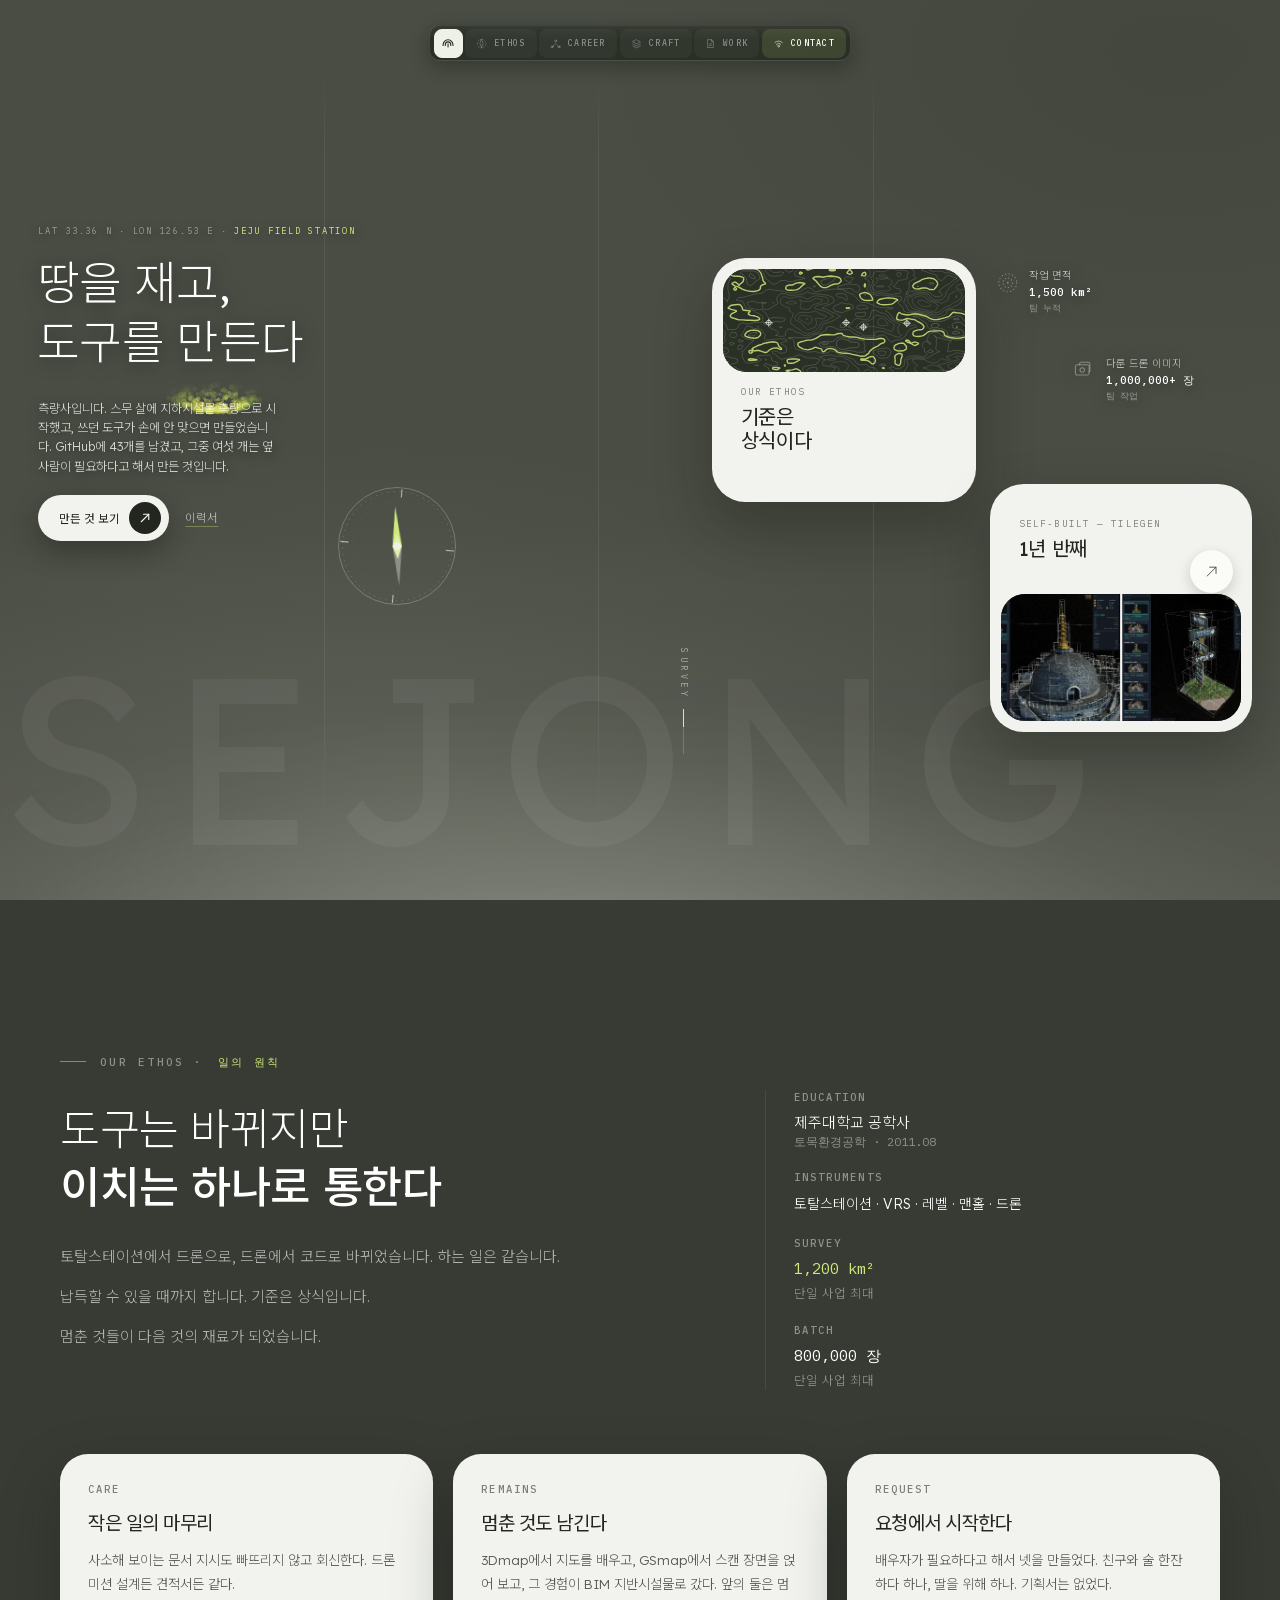
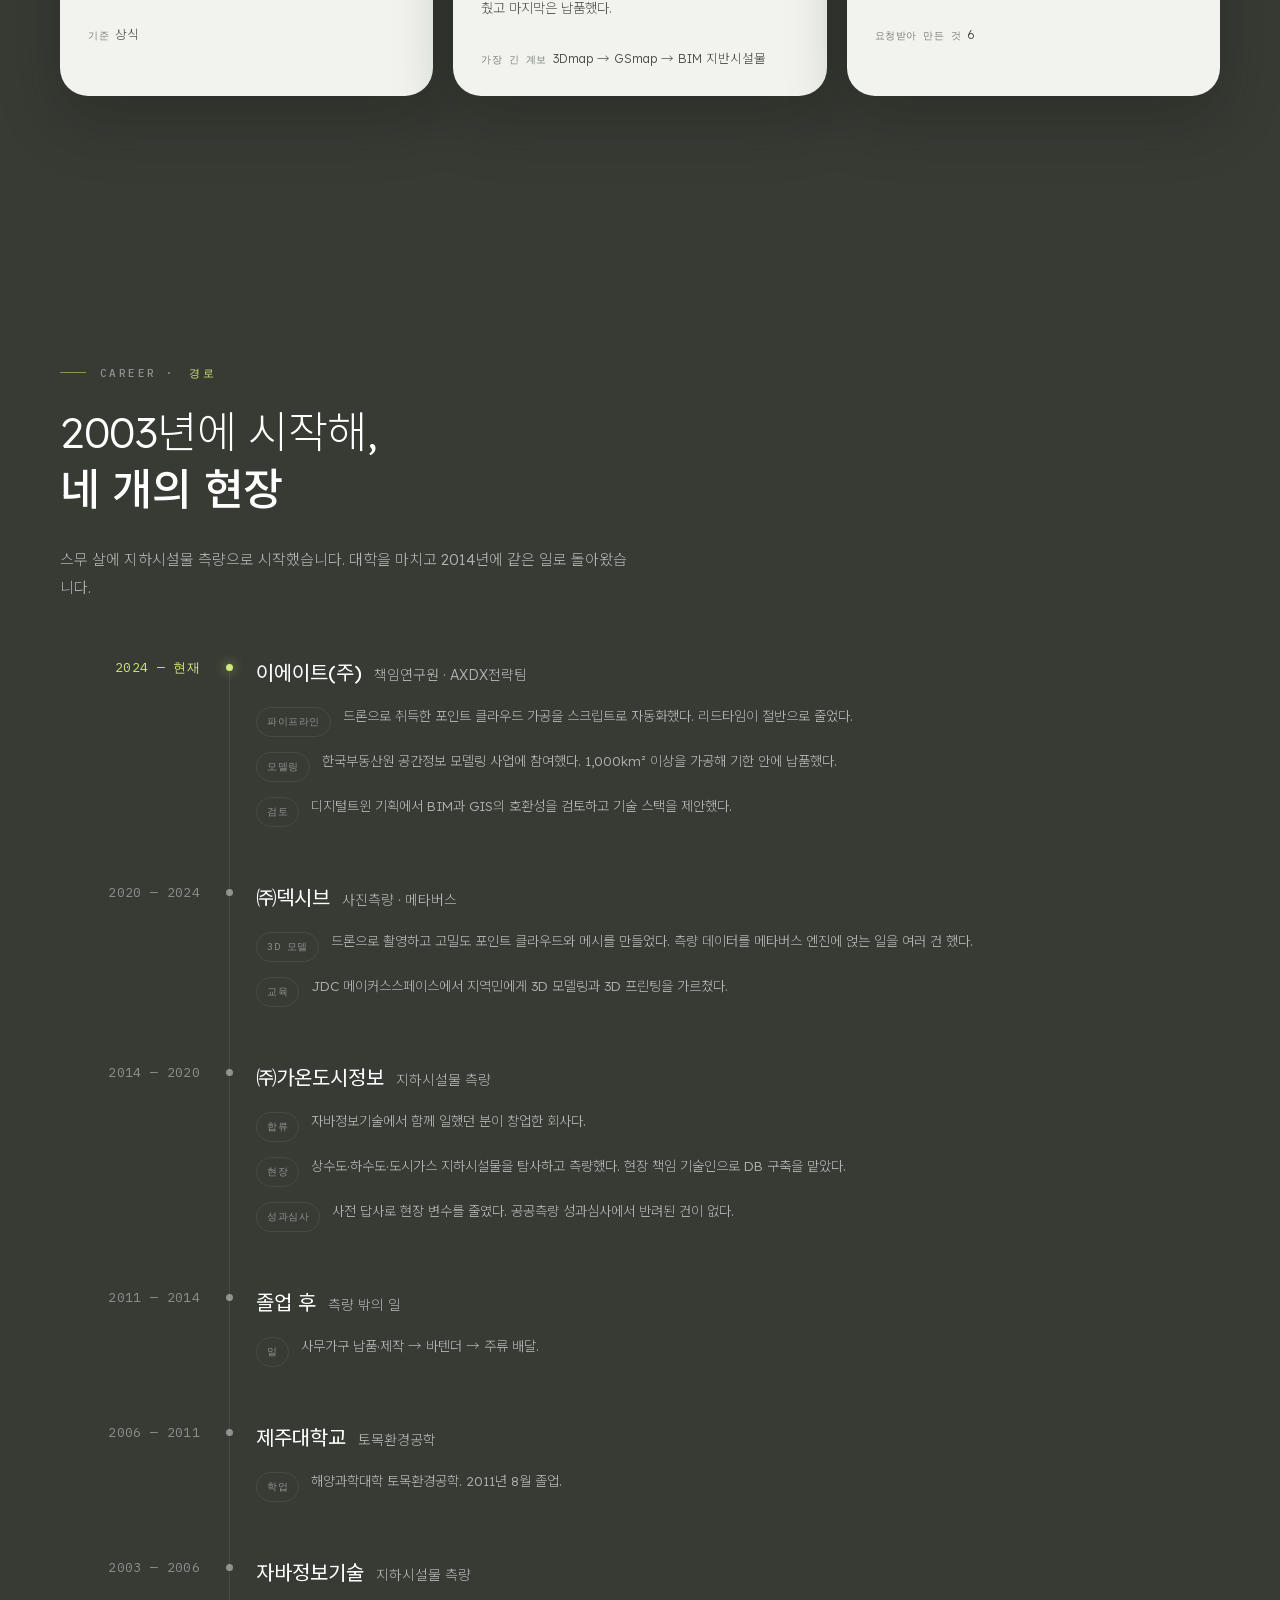
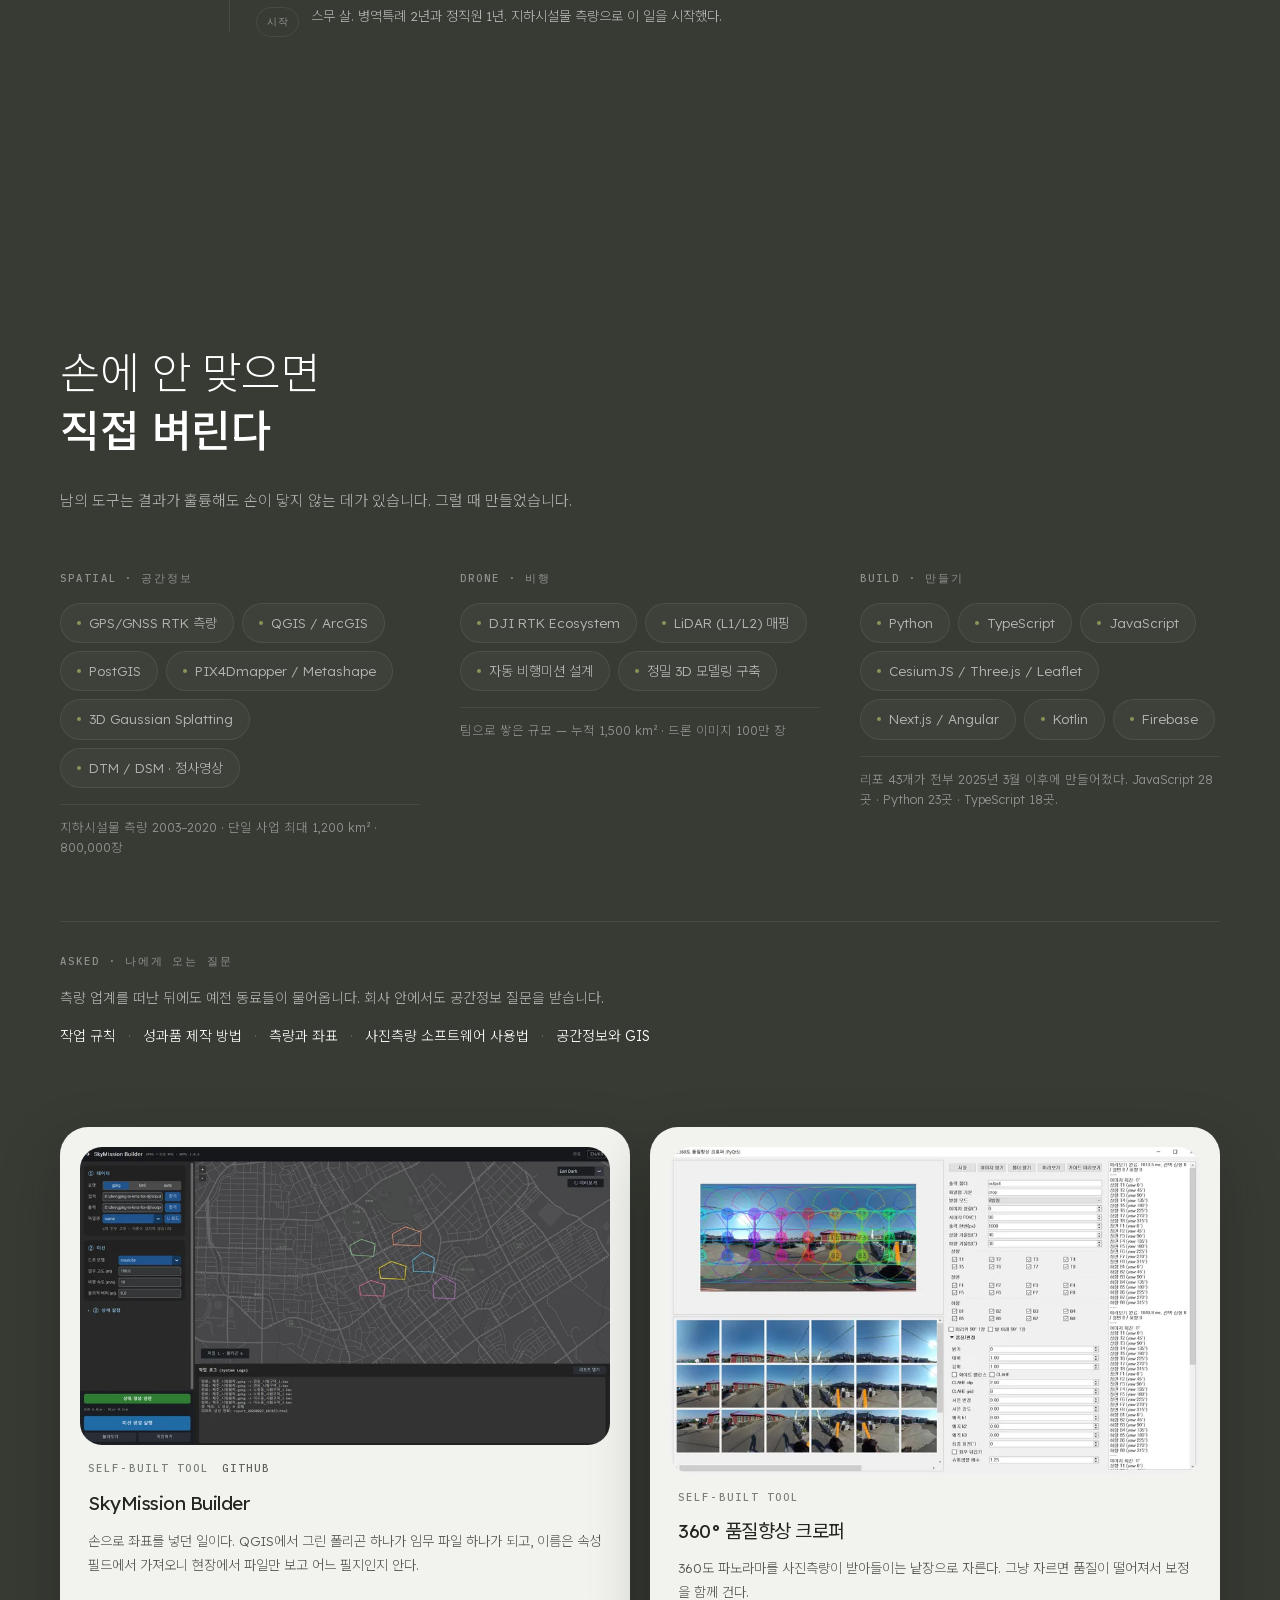
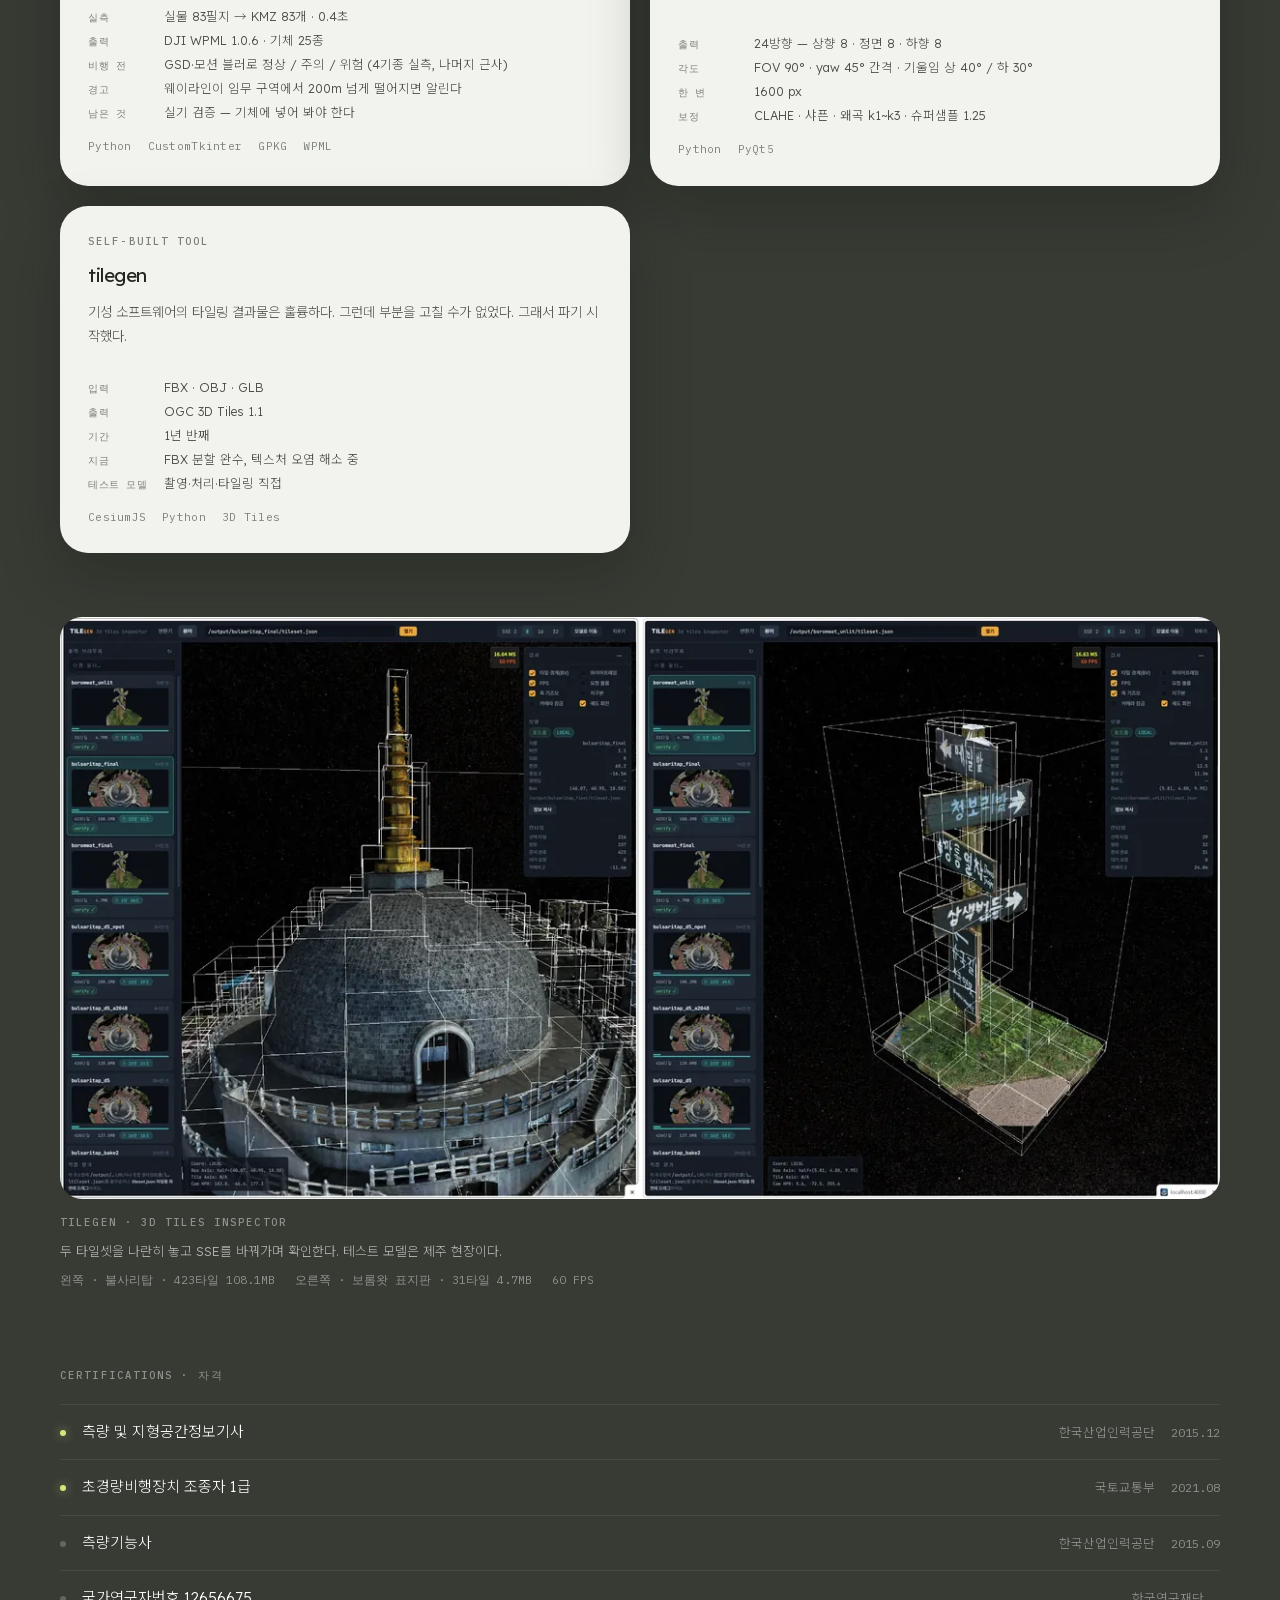
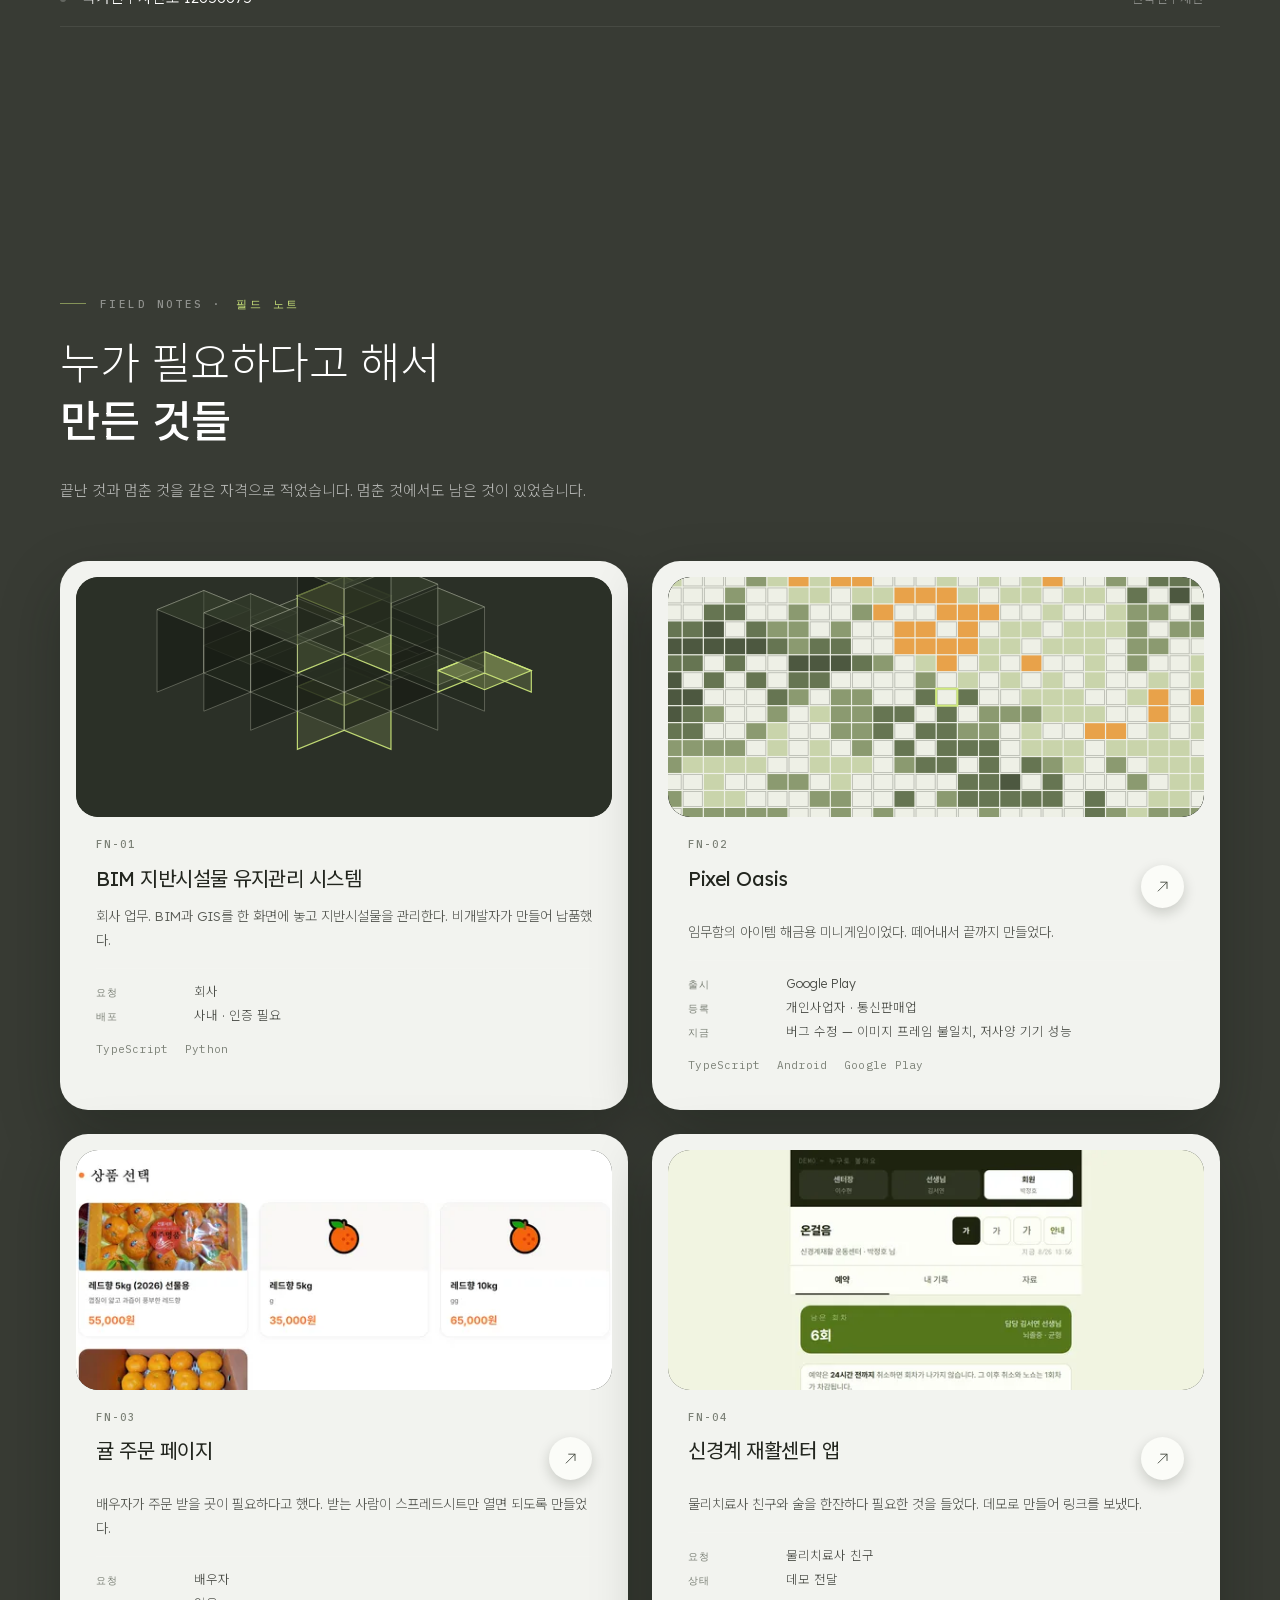
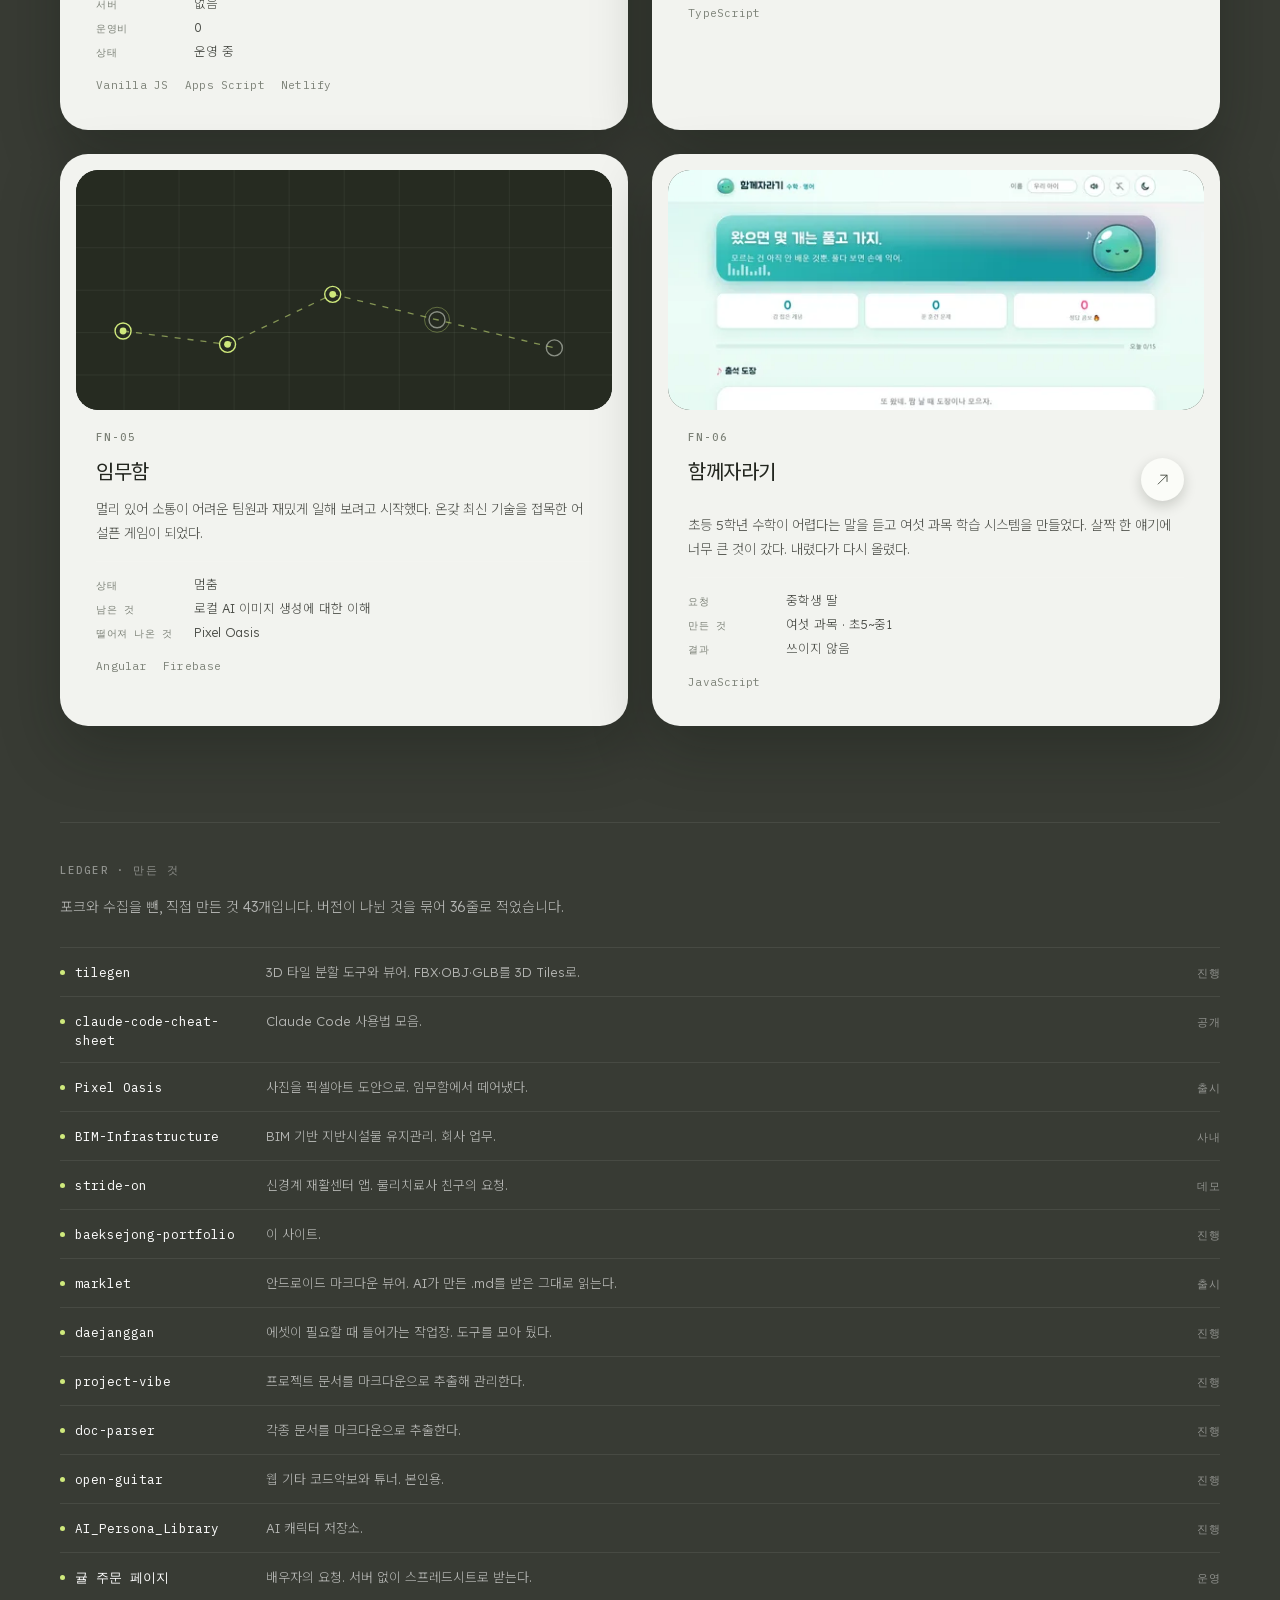
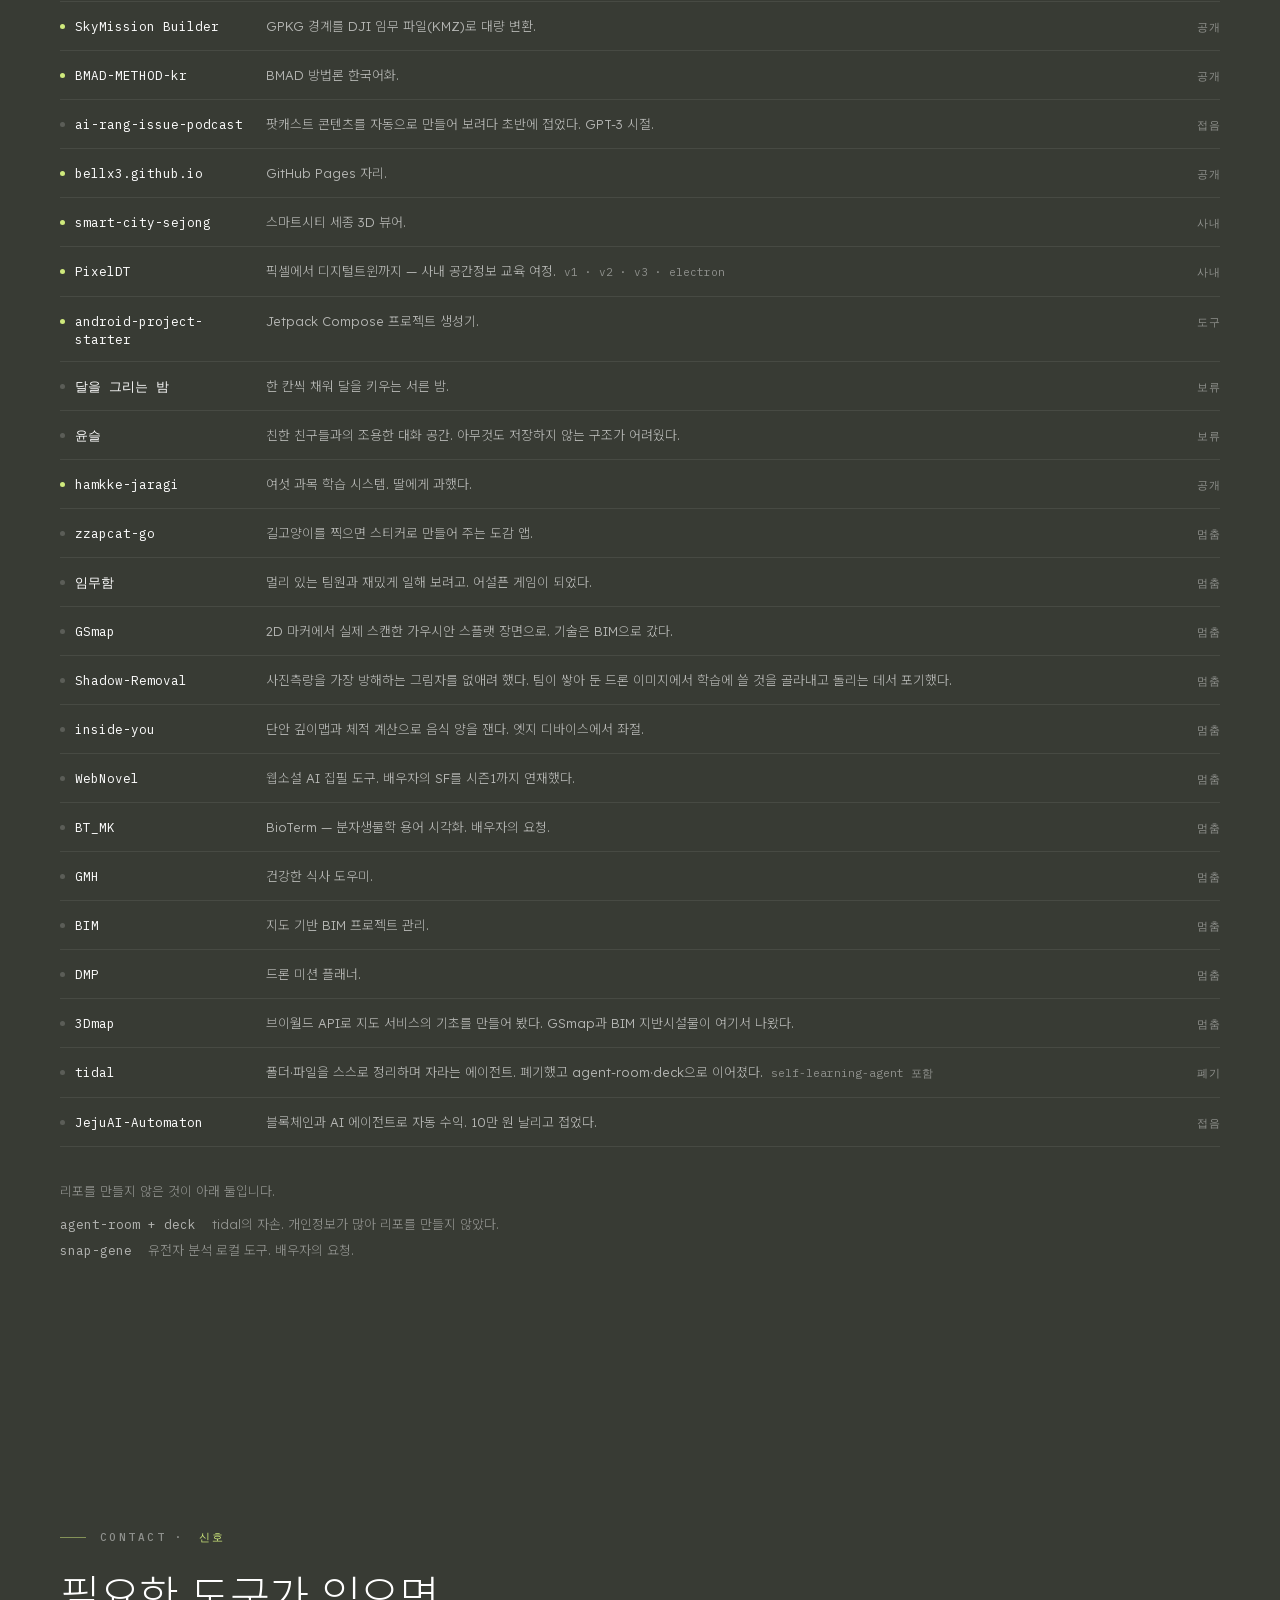
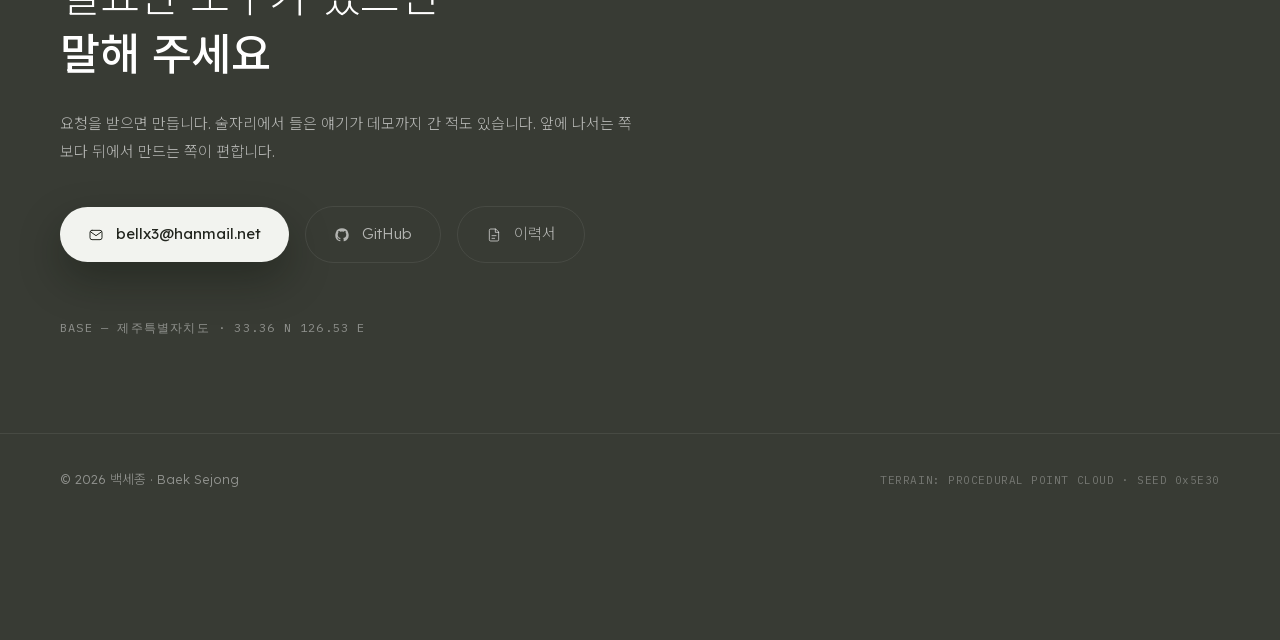
<file: index.html>
<!DOCTYPE html><html lang="ko" class="lexend_e0d5d8c-module__CFtu_q__variable noto_sans_kr_644d278d-module__oohoqa__variable ibm_plex_mono_28411002-module__cjC0Ca__variable"><head><meta charSet="utf-8"/><meta name="viewport" content="width=device-width, initial-scale=1, viewport-fit=cover"/><link rel="preload" href="/_next/static/media/99e609270109b47d-s.p.40sczeszzbjw1.woff2" as="font" crossorigin="" type="font/woff2"/><link rel="preload" href="/_next/static/media/ca31d6821328a4e9-s.p.2svk7cnw5x6df.woff2" as="font" crossorigin="" type="font/woff2"/><link rel="preload" href="/_next/static/media/effe91970fc4db64-s.p.0oace-s_gkfks.woff2" as="font" crossorigin="" type="font/woff2"/><link rel="preload" href="/_next/static/media/fca78c2ee6cec166-s.p.1sn26-iqxrgtp.woff2" as="font" crossorigin="" type="font/woff2"/><link rel="stylesheet" href="/_next/static/chunks/0aoj1auhpbko0.css" data-precedence="next"/><link rel="stylesheet" href="/_next/static/chunks/0ija3-qz9rzaj.css" data-precedence="next"/><link rel="preload" as="script" fetchPriority="low" href="/_next/static/chunks/3jo326-gl07gn.js"/><script src="/_next/static/chunks/2dcyr0ve9et8i.js" async=""></script><script src="/_next/static/chunks/02yjws6067gp-.js" async=""></script><script src="/_next/static/chunks/3rfz95pp3goml.js" async=""></script><script src="/_next/static/chunks/turbopack-129afqjcqk25x.js" async=""></script><script src="/_next/static/chunks/0dse_64e_vr4k.js" async="" crossorigin=""></script><script src="/_next/static/chunks/18c9xm78d8psb.js" async="" crossorigin=""></script><script src="/_next/static/chunks/0sz55qij_jy3x.js" async="" crossorigin=""></script><script src="/_next/static/chunks/16yeleh_vllnx.js" async="" crossorigin=""></script><script src="/_next/static/chunks/2dlnmlof2tl-1.js" async="" crossorigin=""></script><script src="/_next/static/chunks/2pctes57sfvb6.js" async="" crossorigin=""></script><script src="/_next/static/chunks/1f7ht6pc6p9cq.js" async="" crossorigin=""></script><meta name="theme-color" content="#383b34"/><title>백세종 · 측량사</title><meta name="description" content="측량사입니다. 스무 살에 지하시설물 측량으로 시작했고, 쓰던 도구가 손에 안 맞으면 만들었습니다. 제주."/><link rel="manifest" href="/manifest.webmanifest"/><meta property="og:title" content="백세종 · 측량사"/><meta property="og:description" content="측량사입니다. 스무 살에 지하시설물 측량으로 시작했고, 쓰던 도구가 손에 안 맞으면 만들었습니다. 제주."/><meta property="og:site_name" content="백세종"/><meta property="og:locale" content="ko_KR"/><meta property="og:image" content="https://bellx3.github.io/opengraph-image.jpg?opengraph-image.2m-3-lwv63dbu.jpg"/><meta property="og:image:type" content="image/jpeg"/><meta property="og:image:width" content="1200"/><meta property="og:image:height" content="630"/><meta property="og:image:alt" content="제주 지형을 스캔한 포인트클라우드 위에 「땅을 재고, 도구를 만든다」라는 문장과 백세종 · 측량사 · 제주가 적힌 표지"/><meta property="og:type" content="website"/><meta name="twitter:card" content="summary_large_image"/><meta name="twitter:title" content="백세종 · 측량사"/><meta name="twitter:description" content="측량사입니다. 스무 살에 지하시설물 측량으로 시작했고, 쓰던 도구가 손에 안 맞으면 만들었습니다. 제주."/><meta name="twitter:image" content="https://bellx3.github.io/opengraph-image.jpg?opengraph-image.2m-3-lwv63dbu.jpg"/><meta name="twitter:image:alt" content="제주 지형을 스캔한 포인트클라우드 위에 「땅을 재고, 도구를 만든다」라는 문장과 백세종 · 측량사 · 제주가 적힌 표지"/><meta name="twitter:image:type" content="image/jpeg"/><meta name="twitter:image:width" content="1200"/><meta name="twitter:image:height" content="630"/><link rel="icon" href="/icon.svg?icon.2q3qg4v6u-042.svg" sizes="any" type="image/svg+xml"/><link rel="apple-touch-icon" href="/apple-icon.png?apple-icon.0gsb308dedoc-.png" sizes="180x180" type="image/png"/><meta name="next-size-adjust" content=""/><script src="/_next/static/chunks/0cz1d0mv5g_q7.js" noModule=""></script></head><body><div hidden=""><!--$--><!--/$--></div><script>(self.__next_s=self.__next_s||[]).push([0,{"children":"document.documentElement.classList.add(\"js\")","id":"sv-js-flag"}])</script><!--$--><!--/$--><main class="min-h-screen"><div class="sv-swarm" aria-hidden="true"></div><div class="relative z-[1]"><a class="sv-skip" href="#home">본문 바로가기</a><div class="sv-dock-wrap"><nav class="sv-dock par" style="--pd:5" data-spec="true" aria-label="주 메뉴"><a class="sv-dock-item sv-dock-mark" data-dock-item="true" href="#home" style="--d:120ms" aria-label="백세종 — 처음으로"><svg viewBox="0 0 24 24" fill="none" stroke="currentColor" stroke-width="1.6" stroke-linecap="round" aria-hidden="true"><path d="M4.5 15.5c0-4.7 3.4-8.5 7.5-8.5s7.5 3.8 7.5 8.5"></path><path d="M7.8 15.5c0-2.9 1.9-5.2 4.2-5.2s4.2 2.3 4.2 5.2"></path><path d="M12 15.5v-2.2"></path><circle cx="12" cy="17.6" r="1" fill="currentColor" stroke="none"></circle></svg></a><a class="sv-dock-item" data-dock-item="true" href="#ethos" style="--d:175ms"><span class="glyph" aria-hidden="true"><svg viewBox="0 0 16 16" aria-hidden="true"><path d="M8 2.2 10.2 8 8 13.8 5.8 8Z"></path><circle cx="8" cy="8" r="6.2" stroke-dasharray="0.5 2.4"></circle></svg></span><span>Ethos</span></a><a class="sv-dock-item" data-dock-item="true" href="#career" style="--d:230ms"><span class="glyph" aria-hidden="true"><svg viewBox="0 0 16 16" aria-hidden="true"><path d="M3 12.6c2.6 0 2.4-4.3 5-4.3s2.4 4.3 5 4.3" stroke-dasharray="1.6 1.8"></path><circle cx="3" cy="12.6" r="1.4"></circle><circle cx="13" cy="12.6" r="1.4"></circle><circle cx="8" cy="4.2" r="1.4"></circle></svg></span><span>Career</span></a><a class="sv-dock-item" data-dock-item="true" href="#craft" style="--d:285ms"><span class="glyph" aria-hidden="true"><svg viewBox="0 0 16 16" aria-hidden="true"><path d="m8 2.6 5.4 2.8L8 8.2 2.6 5.4Z"></path><path d="M2.6 8.4 8 11.2l5.4-2.8"></path><path d="M2.6 11.4 8 14.2l5.4-2.8"></path></svg></span><span>Craft</span></a><a class="sv-dock-item" data-dock-item="true" href="#work" style="--d:340ms"><span class="glyph" aria-hidden="true"><svg viewBox="0 0 16 16" aria-hidden="true"><path d="M4 2.4h5.3L12 5.1v8.5H4z"></path><path d="M9.2 2.4V5h2.7"></path><path d="M6 8.4h4M6 10.8h2.8"></path></svg></span><span>Work</span></a><a class="sv-dock-item sv-dock-item--cta" data-dock-item="true" href="#contact" style="--d:395ms"><span class="glyph" aria-hidden="true"><svg viewBox="0 0 16 16" aria-hidden="true"><circle cx="8" cy="11.6" r="1.3"></circle><path d="M4.9 8.9a4.4 4.4 0 0 1 6.2 0"></path><path d="M2.7 6.4a7.5 7.5 0 0 1 10.6 0"></path></svg></span><span>Contact</span></a></nav></div><section class="sv-hero" id="home" aria-label="소개" tabindex="-1"><div class="sv-scene" aria-hidden="true"></div><div class="sv-stage"><div class="sv-guides sv-fade" style="--d:900ms" aria-hidden="true"><i style="left:calc(405 * var(--u))"></i><i style="left:calc(748 * var(--u))"></i><i style="left:calc(1091 * var(--u))"></i></div><div class="sv-ghost sv-fade" style="--d:1150ms" aria-hidden="true">SEJONG</div><article class="sv-card sv-card--ethos sv-mask" style="--d:760ms"><figure class="sv-portal" aria-hidden="true"><span class="sv-portal-media"><canvas></canvas></span><span class="sv-portal-scan"></span><canvas class="sv-pixel-reveal"></canvas></figure><p class="label">Our Ethos</p><h2>기준은<br/>상식이다</h2></article><p class="sv-coord sv-fade par" style="--d:200ms;--pd:16;--pr:1">LAT 33.36 N · LON 126.53 E · <em>JEJU FIELD STATION</em></p><h1 class="sv-headline par" style="--pd:18;--pr:1.2"><span><i style="--d:260ms">땅을 재고,</i></span><span><i style="--d:380ms">도구를 만든다</i></span></h1><p class="sv-lede sv-mask par" style="--d:500ms;--pd:14;--pr:1">측량사입니다. 스무 살에 지하시설물 측량으로 시작했고, 쓰던 도구가 손에 안 맞으면 만들었습니다. GitHub에 43개를 남겼고, 그중 여섯 개는 옆 사람이 필요하다고 해서 만든 것입니다.</p><div class="sv-actions sv-mask par" style="--d:620ms;--pd:15;--pr:1.4"><button type="button" class="sv-cta" data-spec="true">만든 것 보기<span class="disc" aria-hidden="true"><svg viewBox="0 0 16 16" fill="none" stroke="currentColor" stroke-width="1.5" stroke-linecap="round" stroke-linejoin="round" aria-hidden="true"><path d="M3 13 13 3"></path><path d="M6 3h7v7"></path></svg></span></button><a class="sv-resume" href="/resume">이력서</a></div><span class="sv-compass sv-mask-circle par" style="--d:860ms;--pd:20" aria-hidden="true"><svg class="ring" viewBox="0 0 100 100" fill="none" stroke="rgba(255,255,255,0.3)" aria-hidden="true"><g><circle cx="50" cy="50" r="47" stroke-width="0.7" stroke-dasharray="0.8 4.4"></circle><circle cx="50" cy="50" r="38.5" stroke-width="0.5" stroke-dasharray="0.5 3.2" opacity="0.6"></circle><g stroke="rgba(255,255,255,0.55)" stroke-width="1"><path d="M50 1v7"></path><path d="M50 92v7"></path><path d="M1 50h7"></path><path d="M92 50h7"></path></g></g></svg><span class="needle"><svg viewBox="0 0 100 100" aria-hidden="true"><path d="M50 16 54 50 50 61 46 50Z" fill="#cfe97c"></path><path d="M50 84 54 50 50 39 46 50Z" fill="rgba(255,255,255,0.35)"></path><circle cx="50" cy="50" r="3.2" fill="#eef1e7"></circle></svg></span></span><dl class="sv-stat sv-stat--a sv-mask par" style="--d:700ms;--pd:12"><span class="mark" aria-hidden="true"><svg viewBox="0 0 30 30" fill="none" stroke="currentColor" stroke-width="1.2" stroke-linecap="round" aria-hidden="true"><circle cx="15" cy="15" r="10.5" stroke-dasharray="0.6 3.6"></circle><circle cx="15" cy="15" r="5.6" stroke-dasharray="0.6 3.2"></circle><circle cx="15" cy="15" r="1.1" fill="currentColor" stroke="none"></circle></svg></span><div><dt>작업 면적</dt><dd>1,500 km²</dd><dd class="note">팀 누적</dd></div></dl><dl class="sv-stat sv-stat--b sv-mask par" style="--d:770ms;--pd:13"><span class="mark" aria-hidden="true"><svg viewBox="0 0 30 30" fill="none" stroke="currentColor" stroke-width="1.2" stroke-linecap="round" stroke-linejoin="round" aria-hidden="true"><rect x="4" y="8" width="16" height="12" rx="2"></rect><path d="M9 8V6.5A1.5 1.5 0 0 1 10.5 5h9A1.5 1.5 0 0 1 21 6.5V15a1.5 1.5 0 0 1-1 1.4"></path><circle cx="12" cy="14" r="2.6"></circle></svg></span><div><dt>다룬 드론 이미지</dt><dd>1,000,000+ 장</dd><dd class="note">팀 작업</dd></div></dl><article class="sv-card sv-card--note sv-mask par" style="--d:880ms;--pd:22;--pr:2.4"><p class="label">Self-built — tilegen</p><h2>1년 반째</h2><figure class="sv-portal" aria-hidden="true"><span class="sv-portal-media"><canvas></canvas></span><span class="sv-portal-scan"></span><canvas class="sv-pixel-reveal"></canvas></figure><button type="button" class="sv-knob" aria-label="tilegen 보기 — 도구와 기술로 이동"><svg viewBox="0 0 24 24" fill="none" stroke="currentColor" stroke-width="1.4" stroke-linecap="round" stroke-linejoin="round" aria-hidden="true"><path d="M5 19 19 5"></path><path d="M9 5h10v10"></path></svg></button></article><a class="sv-scroll sv-mask par" style="--d:1040ms;--pd:9" href="#ethos" aria-label="다음 — 일의 원칙">Survey<span class="track"></span></a></div></section><section id="ethos" class="sv-section" aria-label="일의 원칙"><div class="sv-wrap"><div class="rv"><p class="sv-eyebrow">Our Ethos · <em>일의 원칙</em></p></div><div class="mt-2 grid gap-12 lg:grid-cols-12"><div class="lg:col-span-7"><h2 class="rv sv-title" style="--d:80ms">도구는 바뀌지만<br/><strong>이치는 하나로 통한다</strong></h2><div class="mt-7 flex max-w-xl flex-col gap-3"><p class="rv text-[15px] leading-7 font-light text-ink-soft" style="--d:160ms">토탈스테이션에서 드론으로, 드론에서 코드로 바뀌었습니다. 하는 일은 같습니다.</p><p class="rv text-[15px] leading-7 font-light text-ink-soft" style="--d:230ms">납득할 수 있을 때까지 합니다. 기준은 상식입니다.</p><p class="rv text-[15px] leading-7 font-light text-ink-soft" style="--d:300ms">멈춘 것들이 다음 것의 재료가 되었습니다.</p></div></div><div class="rv lg:col-span-5" style="--d:220ms"><dl class="flex flex-col gap-5 border-l border-rule pl-7 lg:mt-3"><div><dt class="sv-mono-label text-ink-faint">Education</dt><dd class="mt-1.5 text-[15px] font-light text-ink">제주대학교<!-- --> <!-- -->공학사</dd><dd class="font-mono text-xs text-ink-faint">토목환경공학<!-- --> · <!-- -->2011.08</dd></div><div><dt class="sv-mono-label text-ink-faint">Instruments</dt><dd class="mt-1.5 text-[14px] leading-6 font-light text-ink">토탈스테이션 · VRS · 레벨 · 맨홀 · 드론</dd></div><div><dt class="sv-mono-label text-ink-faint">Survey</dt><dd class="mt-1.5 font-mono text-[15px] text-laser">1,200 km²</dd><dd class="mt-1 text-[12.5px] font-light text-ink-faint">단일 사업 최대</dd></div><div><dt class="sv-mono-label text-ink-faint">Batch</dt><dd class="mt-1.5 font-mono text-[15px] text-ink">800,000 장</dd><dd class="mt-1 text-[12.5px] font-light text-ink-faint">단일 사업 최대</dd></div></dl></div></div><div class="mt-16 grid gap-5 md:grid-cols-3"><article class="rv sv-paper flex flex-col gap-3 p-7" style="--d:120ms"><p class="sv-mono-label text-paper-label">Care</p><h3 class="text-[19px] leading-snug font-normal tracking-tight">작은 일의 마무리</h3><p class="text-[13.5px] leading-6 font-light text-paper-ink/75">사소해 보이는 문서 지시도 빠뜨리지 않고 회신한다. 드론 미션 설계든 견적서든 같다.</p><dl class="mt-1 flex flex-wrap items-baseline gap-x-4 gap-y-1 border-t border-paper-ink/10 pt-3"><div class="flex items-baseline gap-1.5"><dt class="font-mono text-[10px] tracking-wider text-paper-label uppercase">기준</dt><dd class="text-[12.5px] font-light text-paper-ink/80">상식</dd></div></dl></article><article class="rv sv-paper flex flex-col gap-3 p-7" style="--d:230ms"><p class="sv-mono-label text-paper-label">Remains</p><h3 class="text-[19px] leading-snug font-normal tracking-tight">멈춘 것도 남긴다</h3><p class="text-[13.5px] leading-6 font-light text-paper-ink/75">3Dmap에서 지도를 배우고, GSmap에서 스캔 장면을 얹어 보고, 그 경험이 BIM 지반시설물로 갔다. 앞의 둘은 멈췄고 마지막은 납품했다.</p><dl class="mt-1 flex flex-wrap items-baseline gap-x-4 gap-y-1 border-t border-paper-ink/10 pt-3"><div class="flex items-baseline gap-1.5"><dt class="font-mono text-[10px] tracking-wider text-paper-label uppercase">가장 긴 계보</dt><dd class="text-[12.5px] font-light text-paper-ink/80">3Dmap → GSmap → BIM 지반시설물</dd></div></dl></article><article class="rv sv-paper flex flex-col gap-3 p-7" style="--d:340ms"><p class="sv-mono-label text-paper-label">Request</p><h3 class="text-[19px] leading-snug font-normal tracking-tight">요청에서 시작한다</h3><p class="text-[13.5px] leading-6 font-light text-paper-ink/75">배우자가 필요하다고 해서 넷을 만들었다. 친구와 술 한잔하다 하나, 딸을 위해 하나. 기획서는 없었다.</p><dl class="mt-1 flex flex-wrap items-baseline gap-x-4 gap-y-1 border-t border-paper-ink/10 pt-3"><div class="flex items-baseline gap-1.5"><dt class="font-mono text-[10px] tracking-wider text-paper-label uppercase">요청받아 만든 것</dt><dd class="text-[12.5px] font-light text-paper-ink/80">6</dd></div></dl></article></div></div></section><section id="career" class="sv-section" aria-label="경력"><div class="sv-wrap"><div class="rv"><p class="sv-eyebrow">Career · <em>경로</em></p></div><h2 class="rv sv-title" style="--d:80ms">2003년에 시작해,<br/><strong>네 개의 현장</strong></h2><p class="rv mt-7 max-w-xl text-[15px] leading-7 font-light text-ink-soft" style="--d:160ms">스무 살에 지하시설물 측량으로 시작했습니다. 대학을 마치고 2014년에 같은 일로 돌아왔습니다.</p><div class="relative mt-14"><div class="rv-rail absolute top-1 bottom-1 left-[3px] w-px bg-rule md:left-[169px]" aria-hidden="true"></div><ol class="flex flex-col gap-14"><li class="relative grid gap-4 pl-8 md:grid-cols-[140px_1fr] md:gap-14 md:pl-0"><div class="rv"><div class="flex items-baseline gap-3 md:justify-end md:text-right"><span class="font-mono text-[13px] tracking-wide text-laser">2024 — 현재</span></div></div><span class="absolute top-1.5 left-0 h-[7px] w-[7px] rounded-full md:left-[166px] bg-laser shadow-[0_0_12px_rgba(207,233,124,0.7)]" aria-hidden="true"></span><div class="rv" style="--d:60ms"><h3 class="text-[20px] font-normal text-ink">이에이트(주)<span class="ml-3 text-[14px] font-light text-ink-soft">책임연구원 · AXDX전략팀</span></h3><ul class="mt-4 flex flex-col gap-3"><li class="flex items-start gap-3 text-[13.5px] leading-6 font-light text-ink-soft"><span class="mt-[3px] inline-flex flex-none rounded-full border border-rule px-2.5 py-0.5 font-mono text-[10px] tracking-wider text-ink-faint whitespace-nowrap">파이프라인</span><span>드론으로 취득한 포인트 클라우드 가공을 스크립트로 자동화했다. 리드타임이 절반으로 줄었다.</span></li><li class="flex items-start gap-3 text-[13.5px] leading-6 font-light text-ink-soft"><span class="mt-[3px] inline-flex flex-none rounded-full border border-rule px-2.5 py-0.5 font-mono text-[10px] tracking-wider text-ink-faint whitespace-nowrap">모델링</span><span>한국부동산원 공간정보 모델링 사업에 참여했다. 1,000km² 이상을 가공해 기한 안에 납품했다.</span></li><li class="flex items-start gap-3 text-[13.5px] leading-6 font-light text-ink-soft"><span class="mt-[3px] inline-flex flex-none rounded-full border border-rule px-2.5 py-0.5 font-mono text-[10px] tracking-wider text-ink-faint whitespace-nowrap">검토</span><span>디지털트윈 기획에서 BIM과 GIS의 호환성을 검토하고 기술 스택을 제안했다.</span></li></ul></div></li><li class="relative grid gap-4 pl-8 md:grid-cols-[140px_1fr] md:gap-14 md:pl-0"><div class="rv" style="--d:90ms"><div class="flex items-baseline gap-3 md:justify-end md:text-right"><span class="font-mono text-[13px] tracking-wide text-ink-faint">2020 — 2024</span></div></div><span class="absolute top-1.5 left-0 h-[7px] w-[7px] rounded-full md:left-[166px] bg-ink-faint" aria-hidden="true"></span><div class="rv" style="--d:150ms"><h3 class="text-[20px] font-normal text-ink">㈜덱시브<span class="ml-3 text-[14px] font-light text-ink-soft">사진측량 · 메타버스</span></h3><ul class="mt-4 flex flex-col gap-3"><li class="flex items-start gap-3 text-[13.5px] leading-6 font-light text-ink-soft"><span class="mt-[3px] inline-flex flex-none rounded-full border border-rule px-2.5 py-0.5 font-mono text-[10px] tracking-wider text-ink-faint whitespace-nowrap">3D 모델</span><span>드론으로 촬영하고 고밀도 포인트 클라우드와 메시를 만들었다. 측량 데이터를 메타버스 엔진에 얹는 일을 여러 건 했다.</span></li><li class="flex items-start gap-3 text-[13.5px] leading-6 font-light text-ink-soft"><span class="mt-[3px] inline-flex flex-none rounded-full border border-rule px-2.5 py-0.5 font-mono text-[10px] tracking-wider text-ink-faint whitespace-nowrap">교육</span><span>JDC 메이커스스페이스에서 지역민에게 3D 모델링과 3D 프린팅을 가르쳤다.</span></li></ul></div></li><li class="relative grid gap-4 pl-8 md:grid-cols-[140px_1fr] md:gap-14 md:pl-0"><div class="rv" style="--d:180ms"><div class="flex items-baseline gap-3 md:justify-end md:text-right"><span class="font-mono text-[13px] tracking-wide text-ink-faint">2014 — 2020</span></div></div><span class="absolute top-1.5 left-0 h-[7px] w-[7px] rounded-full md:left-[166px] bg-ink-faint" aria-hidden="true"></span><div class="rv" style="--d:240ms"><h3 class="text-[20px] font-normal text-ink">㈜가온도시정보<span class="ml-3 text-[14px] font-light text-ink-soft">지하시설물 측량</span></h3><ul class="mt-4 flex flex-col gap-3"><li class="flex items-start gap-3 text-[13.5px] leading-6 font-light text-ink-soft"><span class="mt-[3px] inline-flex flex-none rounded-full border border-rule px-2.5 py-0.5 font-mono text-[10px] tracking-wider text-ink-faint whitespace-nowrap">합류</span><span>자바정보기술에서 함께 일했던 분이 창업한 회사다.</span></li><li class="flex items-start gap-3 text-[13.5px] leading-6 font-light text-ink-soft"><span class="mt-[3px] inline-flex flex-none rounded-full border border-rule px-2.5 py-0.5 font-mono text-[10px] tracking-wider text-ink-faint whitespace-nowrap">현장</span><span>상수도·하수도·도시가스 지하시설물을 탐사하고 측량했다. 현장 책임 기술인으로 DB 구축을 맡았다.</span></li><li class="flex items-start gap-3 text-[13.5px] leading-6 font-light text-ink-soft"><span class="mt-[3px] inline-flex flex-none rounded-full border border-rule px-2.5 py-0.5 font-mono text-[10px] tracking-wider text-ink-faint whitespace-nowrap">성과심사</span><span>사전 답사로 현장 변수를 줄였다. 공공측량 성과심사에서 반려된 건이 없다.</span></li></ul></div></li><li class="relative grid gap-4 pl-8 md:grid-cols-[140px_1fr] md:gap-14 md:pl-0"><div class="rv" style="--d:270ms"><div class="flex items-baseline gap-3 md:justify-end md:text-right"><span class="font-mono text-[13px] tracking-wide text-ink-faint">2011 — 2014</span></div></div><span class="absolute top-1.5 left-0 h-[7px] w-[7px] rounded-full md:left-[166px] bg-ink-faint" aria-hidden="true"></span><div class="rv" style="--d:330ms"><h3 class="text-[20px] font-normal text-ink">졸업 후<span class="ml-3 text-[14px] font-light text-ink-soft">측량 밖의 일</span></h3><ul class="mt-4 flex flex-col gap-3"><li class="flex items-start gap-3 text-[13.5px] leading-6 font-light text-ink-soft"><span class="mt-[3px] inline-flex flex-none rounded-full border border-rule px-2.5 py-0.5 font-mono text-[10px] tracking-wider text-ink-faint whitespace-nowrap">일</span><span>사무가구 납품·제작 → 바텐더 → 주류 배달.</span></li></ul></div></li><li class="relative grid gap-4 pl-8 md:grid-cols-[140px_1fr] md:gap-14 md:pl-0"><div class="rv" style="--d:360ms"><div class="flex items-baseline gap-3 md:justify-end md:text-right"><span class="font-mono text-[13px] tracking-wide text-ink-faint">2006 — 2011</span></div></div><span class="absolute top-1.5 left-0 h-[7px] w-[7px] rounded-full md:left-[166px] bg-ink-faint" aria-hidden="true"></span><div class="rv" style="--d:420ms"><h3 class="text-[20px] font-normal text-ink">제주대학교<span class="ml-3 text-[14px] font-light text-ink-soft">토목환경공학</span></h3><ul class="mt-4 flex flex-col gap-3"><li class="flex items-start gap-3 text-[13.5px] leading-6 font-light text-ink-soft"><span class="mt-[3px] inline-flex flex-none rounded-full border border-rule px-2.5 py-0.5 font-mono text-[10px] tracking-wider text-ink-faint whitespace-nowrap">학업</span><span>해양과학대학 토목환경공학. 2011년 8월 졸업.</span></li></ul></div></li><li class="relative grid gap-4 pl-8 md:grid-cols-[140px_1fr] md:gap-14 md:pl-0"><div class="rv" style="--d:450ms"><div class="flex items-baseline gap-3 md:justify-end md:text-right"><span class="font-mono text-[13px] tracking-wide text-ink-faint">2003 — 2006</span></div></div><span class="absolute top-1.5 left-0 h-[7px] w-[7px] rounded-full md:left-[166px] bg-ink-faint" aria-hidden="true"></span><div class="rv" style="--d:510ms"><h3 class="text-[20px] font-normal text-ink">자바정보기술<span class="ml-3 text-[14px] font-light text-ink-soft">지하시설물 측량</span></h3><ul class="mt-4 flex flex-col gap-3"><li class="flex items-start gap-3 text-[13.5px] leading-6 font-light text-ink-soft"><span class="mt-[3px] inline-flex flex-none rounded-full border border-rule px-2.5 py-0.5 font-mono text-[10px] tracking-wider text-ink-faint whitespace-nowrap">시작</span><span>스무 살. 병역특례 2년과 정직원 1년. 지하시설물 측량으로 이 일을 시작했다.</span></li></ul></div></li></ol></div></div></section><section id="craft" class="sv-section" aria-label="기술과 도구"><div class="sv-wrap"><div class="rv"><p class="sv-eyebrow">Craft · <em>도구와 기술</em></p></div><h2 class="rv sv-title" style="--d:80ms">손에 안 맞으면<br/><strong>직접 벼린다</strong></h2><p class="rv mt-7 max-w-xl text-[15px] leading-7 font-light text-ink-soft" style="--d:160ms">남의 도구는 결과가 훌륭해도 손이 닿지 않는 데가 있습니다. 그럴 때 만들었습니다.</p><div class="mt-14 grid gap-10 md:grid-cols-3"><div class="rv"><h3 class="sv-mono-label text-ink-faint">Spatial · 공간정보</h3><ul class="mt-4 flex flex-wrap gap-2"><li><span class="sv-chip">GPS/GNSS RTK 측량</span></li><li><span class="sv-chip">QGIS / ArcGIS</span></li><li><span class="sv-chip">PostGIS</span></li><li><span class="sv-chip">PIX4Dmapper / Metashape</span></li><li><span class="sv-chip">3D Gaussian Splatting</span></li><li><span class="sv-chip">DTM / DSM · 정사영상</span></li></ul><p class="mt-4 border-t border-rule pt-3 text-[12.5px] leading-5 font-light text-ink-faint">지하시설물 측량 2003–2020 · 단일 사업 최대 1,200 km² · 800,000장</p></div><div class="rv" style="--d:100ms"><h3 class="sv-mono-label text-ink-faint">Drone · 비행</h3><ul class="mt-4 flex flex-wrap gap-2"><li><span class="sv-chip">DJI RTK Ecosystem</span></li><li><span class="sv-chip">LiDAR (L1/L2) 매핑</span></li><li><span class="sv-chip">자동 비행미션 설계</span></li><li><span class="sv-chip">정밀 3D 모델링 구축</span></li></ul><p class="mt-4 border-t border-rule pt-3 text-[12.5px] leading-5 font-light text-ink-faint">팀으로 쌓은 규모 — 누적 1,500 km² · 드론 이미지 100만 장</p></div><div class="rv" style="--d:200ms"><h3 class="sv-mono-label text-ink-faint">Build · 만들기</h3><ul class="mt-4 flex flex-wrap gap-2"><li><span class="sv-chip">Python</span></li><li><span class="sv-chip">TypeScript</span></li><li><span class="sv-chip">JavaScript</span></li><li><span class="sv-chip">CesiumJS / Three.js / Leaflet</span></li><li><span class="sv-chip">Next.js / Angular</span></li><li><span class="sv-chip">Kotlin</span></li><li><span class="sv-chip">Firebase</span></li></ul><p class="mt-4 border-t border-rule pt-3 text-[12.5px] leading-5 font-light text-ink-faint">리포 43개가 전부 2025년 3월 이후에 만들어졌다. JavaScript 28곳 · Python 23곳 · TypeScript 18곳.</p></div></div><div class="rv mt-16 border-t border-rule pt-8" style="--d:120ms"><h3 class="sv-mono-label text-ink-faint">Asked · 나에게 오는 질문</h3><p class="mt-4 max-w-xl text-[14px] leading-6 font-light text-ink-soft">측량 업계를 떠난 뒤에도 예전 동료들이 물어옵니다. 회사 안에서도 공간정보 질문을 받습니다.</p><ul class="mt-4 flex flex-wrap items-baseline gap-x-3 gap-y-2"><li class="flex items-baseline gap-3 text-[14px] font-light text-ink">작업 규칙</li><li class="flex items-baseline gap-3 text-[14px] font-light text-ink"><span class="text-ink-faint/60" aria-hidden="true">·</span>성과품 제작 방법</li><li class="flex items-baseline gap-3 text-[14px] font-light text-ink"><span class="text-ink-faint/60" aria-hidden="true">·</span>측량과 좌표</li><li class="flex items-baseline gap-3 text-[14px] font-light text-ink"><span class="text-ink-faint/60" aria-hidden="true">·</span>사진측량 소프트웨어 사용법</li><li class="flex items-baseline gap-3 text-[14px] font-light text-ink"><span class="text-ink-faint/60" aria-hidden="true">·</span>공간정보와 GIS</li></ul></div><div class="mt-20 grid gap-5 md:grid-cols-2"><article class="rv sv-paper flex flex-col gap-3 p-7"><div class="sv-plate-frame -mx-2 -mt-2 mb-1"><img class="block w-full" src="/images/tools/skymission-1200.webp" srcSet="/images/tools/skymission-800.webp 800w, /images/tools/skymission-1200.webp 1200w, /images/tools/skymission-1400.webp 1400w" sizes="(min-width: 768px) 560px, 100vw" width="1400" height="788" loading="lazy" decoding="async" alt="SkyMission Builder 실행 화면 — 왼쪽 설정 칸에 드론 모델 mavic3e·임무 고도 150m·비행 속도 10, 가운데 제주 지도 위에 변환될 폴리곤 여섯 개가 색깔별로 그려져 있고, 아래 작업 로그에 KMZ 여섯 개가 만들어진 기록. 왼쪽 아래 초록 띠에 &#x27;정상: 안전&#x27;과 GSD 4.0cm"/></div><p class="sv-mono-label flex items-baseline gap-3 text-paper-label">Self-built Tool<a class="border-b border-paper-ink/25 pb-px text-paper-ink/70 transition-colors hover:text-paper-ink" href="https://github.com/bellx3/gpkg-to-kmz-for-dji" target="_blank" rel="noopener noreferrer">GitHub</a></p><h3 class="text-[19px] leading-snug font-normal tracking-tight">SkyMission Builder</h3><p class="text-[13.5px] leading-6 font-light text-paper-ink/75">손으로 좌표를 넣던 일이다. QGIS에서 그린 폴리곤 하나가 임무 파일 하나가 되고, 이름은 속성 필드에서 가져오니 현장에서 파일만 보고 어느 필지인지 안다.</p><dl class="mt-1 flex flex-col gap-1 border-t border-paper-ink/10 pt-3"><div class="flex items-baseline gap-3"><dt class="w-16 flex-none font-mono text-[10px] tracking-wider text-paper-label uppercase">실측</dt><dd class="text-[12.5px] leading-5 font-light text-paper-ink/80">실물 83필지 → KMZ 83개 · 0.4초</dd></div><div class="flex items-baseline gap-3"><dt class="w-16 flex-none font-mono text-[10px] tracking-wider text-paper-label uppercase">출력</dt><dd class="text-[12.5px] leading-5 font-light text-paper-ink/80">DJI WPML 1.0.6 · 기체 25종</dd></div><div class="flex items-baseline gap-3"><dt class="w-16 flex-none font-mono text-[10px] tracking-wider text-paper-label uppercase">비행 전</dt><dd class="text-[12.5px] leading-5 font-light text-paper-ink/80">GSD·모션 블러로 정상 / 주의 / 위험 (4기종 실측, 나머지 근사)</dd></div><div class="flex items-baseline gap-3"><dt class="w-16 flex-none font-mono text-[10px] tracking-wider text-paper-label uppercase">경고</dt><dd class="text-[12.5px] leading-5 font-light text-paper-ink/80">웨이라인이 임무 구역에서 200m 넘게 떨어지면 알린다</dd></div><div class="flex items-baseline gap-3"><dt class="w-16 flex-none font-mono text-[10px] tracking-wider text-paper-label uppercase">남은 것</dt><dd class="text-[12.5px] leading-5 font-light text-paper-ink/80">실기 검증 — 기체에 넣어 봐야 한다</dd></div></dl><ul class="mt-1 flex flex-wrap gap-x-4 gap-y-1"><li class="font-mono text-[11px] tracking-wide text-paper-label">Python</li><li class="font-mono text-[11px] tracking-wide text-paper-label">CustomTkinter</li><li class="font-mono text-[11px] tracking-wide text-paper-label">GPKG</li><li class="font-mono text-[11px] tracking-wide text-paper-label">WPML</li></ul></article><article class="rv sv-paper flex flex-col gap-3 p-7" style="--d:110ms"><div class="sv-plate-frame -mx-2 -mt-2 mb-1"><img class="block w-full" src="/images/tools/360-cropper-1200.webp" srcSet="/images/tools/360-cropper-800.webp 800w, /images/tools/360-cropper-1200.webp 1200w, /images/tools/360-cropper-1600.webp 1600w" sizes="(min-width: 768px) 560px, 100vw" width="2901" height="1796" loading="lazy" decoding="async" alt="360도 품질향상 크로퍼 화면 — 파노라마 위에 24방향 시야각이 색색의 원으로 겹쳐 있고, 아래에 잘려 나온 낱장 썸네일이 깔려 있다"/></div><p class="sv-mono-label flex items-baseline gap-3 text-paper-label">Self-built Tool</p><h3 class="text-[19px] leading-snug font-normal tracking-tight">360° 품질향상 크로퍼</h3><p class="text-[13.5px] leading-6 font-light text-paper-ink/75">360도 파노라마를 사진측량이 받아들이는 낱장으로 자른다. 그냥 자르면 품질이 떨어져서 보정을 함께 건다.</p><dl class="mt-1 flex flex-col gap-1 border-t border-paper-ink/10 pt-3"><div class="flex items-baseline gap-3"><dt class="w-16 flex-none font-mono text-[10px] tracking-wider text-paper-label uppercase">출력</dt><dd class="text-[12.5px] leading-5 font-light text-paper-ink/80">24방향 — 상향 8 · 정면 8 · 하향 8</dd></div><div class="flex items-baseline gap-3"><dt class="w-16 flex-none font-mono text-[10px] tracking-wider text-paper-label uppercase">각도</dt><dd class="text-[12.5px] leading-5 font-light text-paper-ink/80">FOV 90° · yaw 45° 간격 · 기울임 상 40° / 하 30°</dd></div><div class="flex items-baseline gap-3"><dt class="w-16 flex-none font-mono text-[10px] tracking-wider text-paper-label uppercase">한 변</dt><dd class="text-[12.5px] leading-5 font-light text-paper-ink/80">1600 px</dd></div><div class="flex items-baseline gap-3"><dt class="w-16 flex-none font-mono text-[10px] tracking-wider text-paper-label uppercase">보정</dt><dd class="text-[12.5px] leading-5 font-light text-paper-ink/80">CLAHE · 샤픈 · 왜곡 k1~k3 · 슈퍼샘플 1.25</dd></div></dl><ul class="mt-1 flex flex-wrap gap-x-4 gap-y-1"><li class="font-mono text-[11px] tracking-wide text-paper-label">Python</li><li class="font-mono text-[11px] tracking-wide text-paper-label">PyQt5</li></ul></article><article class="rv sv-paper flex flex-col gap-3 p-7" style="--d:220ms"><p class="sv-mono-label flex items-baseline gap-3 text-paper-label">Self-built Tool</p><h3 class="text-[19px] leading-snug font-normal tracking-tight">tilegen</h3><p class="text-[13.5px] leading-6 font-light text-paper-ink/75">기성 소프트웨어의 타일링 결과물은 훌륭하다. 그런데 부분을 고칠 수가 없었다. 그래서 파기 시작했다.</p><dl class="mt-1 flex flex-col gap-1 border-t border-paper-ink/10 pt-3"><div class="flex items-baseline gap-3"><dt class="w-16 flex-none font-mono text-[10px] tracking-wider text-paper-label uppercase">입력</dt><dd class="text-[12.5px] leading-5 font-light text-paper-ink/80">FBX · OBJ · GLB</dd></div><div class="flex items-baseline gap-3"><dt class="w-16 flex-none font-mono text-[10px] tracking-wider text-paper-label uppercase">출력</dt><dd class="text-[12.5px] leading-5 font-light text-paper-ink/80">OGC 3D Tiles 1.1</dd></div><div class="flex items-baseline gap-3"><dt class="w-16 flex-none font-mono text-[10px] tracking-wider text-paper-label uppercase">기간</dt><dd class="text-[12.5px] leading-5 font-light text-paper-ink/80">1년 반째</dd></div><div class="flex items-baseline gap-3"><dt class="w-16 flex-none font-mono text-[10px] tracking-wider text-paper-label uppercase">지금</dt><dd class="text-[12.5px] leading-5 font-light text-paper-ink/80">FBX 분할 완수, 텍스처 오염 해소 중</dd></div><div class="flex items-baseline gap-3"><dt class="w-16 flex-none font-mono text-[10px] tracking-wider text-paper-label uppercase">테스트 모델</dt><dd class="text-[12.5px] leading-5 font-light text-paper-ink/80">촬영·처리·타일링 직접</dd></div></dl><ul class="mt-1 flex flex-wrap gap-x-4 gap-y-1"><li class="font-mono text-[11px] tracking-wide text-paper-label">CesiumJS</li><li class="font-mono text-[11px] tracking-wide text-paper-label">Python</li><li class="font-mono text-[11px] tracking-wide text-paper-label">3D Tiles</li></ul></article></div><figure class="rv mt-16" style="--d:80ms"><div class="sv-plate-frame"><img class="block w-full" src="/images/tools/tilegen-1600.webp" srcSet="/images/tools/tilegen-1200.webp 1200w, /images/tools/tilegen-1600.webp 1600w, /images/tools/tilegen-2000.webp 2000w" sizes="(min-width: 1200px) 1160px, 100vw" width="3819" height="1917" loading="lazy" decoding="async" alt="tilegen 3D Tiles 인스펙터 화면 — 두 개의 타일셋을 나란히 놓고 타일 경계와 프레임레이트를 확인하는 중"/></div><figcaption class="mt-4 flex flex-col gap-2"><span class="sv-mono-label text-ink-faint">tilegen · 3D Tiles Inspector</span><span class="max-w-2xl text-[13px] leading-6 font-light text-ink-soft">두 타일셋을 나란히 놓고 SSE를 바꿔가며 확인한다. 테스트 모델은 제주 현장이다.</span><span class="flex flex-wrap items-baseline gap-x-5 gap-y-1 font-mono text-[11.5px] text-ink-faint"><span>왼쪽 · 불사리탑 · 423타일 108.1MB</span><span>오른쪽 · 보롬왓 표지판 · 31타일 4.7MB</span><span>60 FPS</span></span></figcaption></figure><div class="rv mt-20" style="--d:80ms"><h3 class="sv-mono-label text-ink-faint">Certifications · 자격</h3><ul class="mt-5 flex flex-col"><li class="flex flex-wrap items-baseline gap-x-4 gap-y-1 border-t border-rule py-4 last:border-b"><span class="h-[6px] w-[6px] flex-none translate-y-[-1px] rounded-full bg-laser shadow-[0_0_10px_rgba(207,233,124,0.6)]" aria-hidden="true"></span><span class="min-w-0 flex-1 text-[15px] font-light text-ink">측량 및 지형공간정보기사</span><span class="text-[12.5px] font-light text-ink-faint">한국산업인력공단</span><span class="font-mono text-[12px] text-ink-faint">2015.12</span></li><li class="flex flex-wrap items-baseline gap-x-4 gap-y-1 border-t border-rule py-4 last:border-b"><span class="h-[6px] w-[6px] flex-none translate-y-[-1px] rounded-full bg-laser shadow-[0_0_10px_rgba(207,233,124,0.6)]" aria-hidden="true"></span><span class="min-w-0 flex-1 text-[15px] font-light text-ink">초경량비행장치 조종자 1급</span><span class="text-[12.5px] font-light text-ink-faint">국토교통부</span><span class="font-mono text-[12px] text-ink-faint">2021.08</span></li><li class="flex flex-wrap items-baseline gap-x-4 gap-y-1 border-t border-rule py-4 last:border-b"><span class="h-[6px] w-[6px] flex-none translate-y-[-1px] rounded-full bg-ink-faint/50" aria-hidden="true"></span><span class="min-w-0 flex-1 text-[15px] font-light text-ink">측량기능사</span><span class="text-[12.5px] font-light text-ink-faint">한국산업인력공단</span><span class="font-mono text-[12px] text-ink-faint">2015.09</span></li><li class="flex flex-wrap items-baseline gap-x-4 gap-y-1 border-t border-rule py-4 last:border-b"><span class="h-[6px] w-[6px] flex-none translate-y-[-1px] rounded-full bg-ink-faint/50" aria-hidden="true"></span><span class="min-w-0 flex-1 text-[15px] font-light text-ink">국가연구자번호 12656675</span><span class="text-[12.5px] font-light text-ink-faint">한국연구재단</span><span class="font-mono text-[12px] text-ink-faint"></span></li></ul></div></div></section><section id="work" class="sv-section" aria-label="프로젝트"><div class="sv-wrap"><div class="rv"><p class="sv-eyebrow">Field Notes · <em>필드 노트</em></p></div><h2 class="rv sv-title" style="--d:80ms">누가 필요하다고 해서<br/><strong>만든 것들</strong></h2><p class="rv mt-7 max-w-xl text-[15px] leading-7 font-light text-ink-soft" style="--d:160ms">끝난 것과 멈춘 것을 같은 자격으로 적었습니다. 멈춘 것에서도 남은 것이 있었습니다.</p><div class="mt-14 grid gap-6 md:grid-cols-2"><article class="rv sv-paper group flex flex-col p-4"><div class="sv-plate-frame h-[210px] sm:h-[240px]"><figure class="sv-portal" aria-hidden="true"><span class="sv-portal-media"><canvas></canvas></span><span class="sv-portal-scan"></span><canvas class="sv-pixel-reveal"></canvas></figure></div><div class="flex flex-col gap-3 p-4 pt-5 sm:p-5"><p class="sv-mono-label text-paper-label">FN-<!-- -->01</p><div class="flex items-start justify-between gap-4"><h3 class="text-[20px] leading-snug font-normal tracking-tight">BIM 지반시설물 유지관리 시스템</h3></div><p class="text-[13.5px] leading-6 font-light text-paper-ink/75">회사 업무. BIM과 GIS를 한 화면에 놓고 지반시설물을 관리한다. 비개발자가 만들어 납품했다.</p><dl class="mt-1 flex flex-col gap-1 border-t border-paper-ink/10 pt-3"><div class="flex items-baseline gap-3"><dt class="w-[86px] flex-none font-mono text-[10px] tracking-wider text-paper-label uppercase">요청</dt><dd class="text-[12.5px] leading-5 font-light text-paper-ink/80">회사</dd></div><div class="flex items-baseline gap-3"><dt class="w-[86px] flex-none font-mono text-[10px] tracking-wider text-paper-label uppercase">배포</dt><dd class="text-[12.5px] leading-5 font-light text-paper-ink/80">사내 · 인증 필요</dd></div></dl><ul class="mt-1 flex flex-wrap gap-x-4 gap-y-1"><li class="font-mono text-[11px] tracking-wide text-paper-label">TypeScript</li><li class="font-mono text-[11px] tracking-wide text-paper-label">Python</li></ul></div></article><article class="rv sv-paper group flex flex-col p-4" style="--d:110ms"><div class="sv-plate-frame h-[210px] sm:h-[240px]"><figure class="sv-portal" aria-hidden="true"><span class="sv-portal-media"><canvas></canvas></span><span class="sv-portal-scan"></span><canvas class="sv-pixel-reveal"></canvas></figure></div><div class="flex flex-col gap-3 p-4 pt-5 sm:p-5"><p class="sv-mono-label text-paper-label">FN-<!-- -->02</p><div class="flex items-start justify-between gap-4"><h3 class="text-[20px] leading-snug font-normal tracking-tight">Pixel Oasis</h3><a class="sv-knob flex-none" href="https://play.google.com/store/apps/details?id=com.pixeloasis.game" target="_blank" rel="noopener noreferrer"><span class="sr-only">Pixel Oasis<!-- --> 열기 (새 창)</span><svg viewBox="0 0 24 24" fill="none" stroke="currentColor" stroke-width="1.4" stroke-linecap="round" stroke-linejoin="round" aria-hidden="true"><path d="M5 19 19 5"></path><path d="M9 5h10v10"></path></svg></a></div><p class="text-[13.5px] leading-6 font-light text-paper-ink/75">임무함의 아이템 해금용 미니게임이었다. 떼어내서 끝까지 만들었다.</p><dl class="mt-1 flex flex-col gap-1 border-t border-paper-ink/10 pt-3"><div class="flex items-baseline gap-3"><dt class="w-[86px] flex-none font-mono text-[10px] tracking-wider text-paper-label uppercase">출시</dt><dd class="text-[12.5px] leading-5 font-light text-paper-ink/80">Google Play</dd></div><div class="flex items-baseline gap-3"><dt class="w-[86px] flex-none font-mono text-[10px] tracking-wider text-paper-label uppercase">등록</dt><dd class="text-[12.5px] leading-5 font-light text-paper-ink/80">개인사업자 · 통신판매업</dd></div><div class="flex items-baseline gap-3"><dt class="w-[86px] flex-none font-mono text-[10px] tracking-wider text-paper-label uppercase">지금</dt><dd class="text-[12.5px] leading-5 font-light text-paper-ink/80">버그 수정 — 이미지 프레임 불일치, 저사양 기기 성능</dd></div></dl><ul class="mt-1 flex flex-wrap gap-x-4 gap-y-1"><li class="font-mono text-[11px] tracking-wide text-paper-label">TypeScript</li><li class="font-mono text-[11px] tracking-wide text-paper-label">Android</li><li class="font-mono text-[11px] tracking-wide text-paper-label">Google Play</li></ul></div></article><article class="rv sv-paper group flex flex-col p-4"><div class="sv-plate-frame aspect-[71/30] sm:aspect-auto sm:h-[240px]"><img class="block h-full w-full object-cover object-top" src="/images/work/tanger-900.webp" srcSet="/images/work/tanger-600.webp 600w, /images/work/tanger-900.webp 900w, /images/work/tanger-1200.webp 1200w" sizes="(min-width: 768px) 568px, 100vw" width="2360" height="996" loading="lazy" decoding="async" alt="빛고운 농장 주문 페이지의 상품 선택 화면 — 레드향 5kg·10kg 상품 카드가 사진과 가격과 함께 늘어서 있다"/></div><div class="flex flex-col gap-3 p-4 pt-5 sm:p-5"><p class="sv-mono-label text-paper-label">FN-<!-- -->03</p><div class="flex items-start justify-between gap-4"><h3 class="text-[20px] leading-snug font-normal tracking-tight">귤 주문 페이지</h3><a class="sv-knob flex-none" href="https://tanger-tanger.netlify.app/" target="_blank" rel="noopener noreferrer"><span class="sr-only">귤 주문 페이지<!-- --> 열기 (새 창)</span><svg viewBox="0 0 24 24" fill="none" stroke="currentColor" stroke-width="1.4" stroke-linecap="round" stroke-linejoin="round" aria-hidden="true"><path d="M5 19 19 5"></path><path d="M9 5h10v10"></path></svg></a></div><p class="text-[13.5px] leading-6 font-light text-paper-ink/75">배우자가 주문 받을 곳이 필요하다고 했다. 받는 사람이 스프레드시트만 열면 되도록 만들었다.</p><dl class="mt-1 flex flex-col gap-1 border-t border-paper-ink/10 pt-3"><div class="flex items-baseline gap-3"><dt class="w-[86px] flex-none font-mono text-[10px] tracking-wider text-paper-label uppercase">요청</dt><dd class="text-[12.5px] leading-5 font-light text-paper-ink/80">배우자</dd></div><div class="flex items-baseline gap-3"><dt class="w-[86px] flex-none font-mono text-[10px] tracking-wider text-paper-label uppercase">서버</dt><dd class="text-[12.5px] leading-5 font-light text-paper-ink/80">없음</dd></div><div class="flex items-baseline gap-3"><dt class="w-[86px] flex-none font-mono text-[10px] tracking-wider text-paper-label uppercase">운영비</dt><dd class="text-[12.5px] leading-5 font-light text-paper-ink/80">0</dd></div><div class="flex items-baseline gap-3"><dt class="w-[86px] flex-none font-mono text-[10px] tracking-wider text-paper-label uppercase">상태</dt><dd class="text-[12.5px] leading-5 font-light text-paper-ink/80">운영 중</dd></div></dl><ul class="mt-1 flex flex-wrap gap-x-4 gap-y-1"><li class="font-mono text-[11px] tracking-wide text-paper-label">Vanilla JS</li><li class="font-mono text-[11px] tracking-wide text-paper-label">Apps Script</li><li class="font-mono text-[11px] tracking-wide text-paper-label">Netlify</li></ul></div></article><article class="rv sv-paper group flex flex-col p-4" style="--d:110ms"><div class="sv-plate-frame aspect-[71/30] sm:aspect-auto sm:h-[240px]"><img class="block h-full w-full object-cover object-top" src="/images/work/ongeoreum-900.webp" srcSet="/images/work/ongeoreum-600.webp 600w, /images/work/ongeoreum-900.webp 900w, /images/work/ongeoreum-1200.webp 1200w" sizes="(min-width: 768px) 568px, 100vw" width="1800" height="760" loading="lazy" decoding="async" alt="온걸음 예약 화면 — 상단에 시연용 역할 전환 띠가 있고, 남은 회차와 날짜별 빈자리가 보인다"/></div><div class="flex flex-col gap-3 p-4 pt-5 sm:p-5"><p class="sv-mono-label text-paper-label">FN-<!-- -->04</p><div class="flex items-start justify-between gap-4"><h3 class="text-[20px] leading-snug font-normal tracking-tight">신경계 재활센터 앱</h3><a class="sv-knob flex-none" href="https://requiring-fires-span-creates.trycloudflare.com/" target="_blank" rel="noopener noreferrer"><span class="sr-only">신경계 재활센터 앱<!-- --> 열기 (새 창)</span><svg viewBox="0 0 24 24" fill="none" stroke="currentColor" stroke-width="1.4" stroke-linecap="round" stroke-linejoin="round" aria-hidden="true"><path d="M5 19 19 5"></path><path d="M9 5h10v10"></path></svg></a></div><p class="text-[13.5px] leading-6 font-light text-paper-ink/75">물리치료사 친구와 술을 한잔하다 필요한 것을 들었다. 데모로 만들어 링크를 보냈다.</p><dl class="mt-1 flex flex-col gap-1 border-t border-paper-ink/10 pt-3"><div class="flex items-baseline gap-3"><dt class="w-[86px] flex-none font-mono text-[10px] tracking-wider text-paper-label uppercase">요청</dt><dd class="text-[12.5px] leading-5 font-light text-paper-ink/80">물리치료사 친구</dd></div><div class="flex items-baseline gap-3"><dt class="w-[86px] flex-none font-mono text-[10px] tracking-wider text-paper-label uppercase">상태</dt><dd class="text-[12.5px] leading-5 font-light text-paper-ink/80">데모 전달</dd></div></dl><ul class="mt-1 flex flex-wrap gap-x-4 gap-y-1"><li class="font-mono text-[11px] tracking-wide text-paper-label">TypeScript</li></ul></div></article><article class="rv sv-paper group flex flex-col p-4"><div class="sv-plate-frame h-[210px] sm:h-[240px]"><figure class="sv-portal" aria-hidden="true"><span class="sv-portal-media"><canvas></canvas></span><span class="sv-portal-scan"></span><canvas class="sv-pixel-reveal"></canvas></figure></div><div class="flex flex-col gap-3 p-4 pt-5 sm:p-5"><p class="sv-mono-label text-paper-label">FN-<!-- -->05</p><div class="flex items-start justify-between gap-4"><h3 class="text-[20px] leading-snug font-normal tracking-tight">임무함</h3></div><p class="text-[13.5px] leading-6 font-light text-paper-ink/75">멀리 있어 소통이 어려운 팀원과 재밌게 일해 보려고 시작했다. 온갖 최신 기술을 접목한 어설픈 게임이 되었다.</p><dl class="mt-1 flex flex-col gap-1 border-t border-paper-ink/10 pt-3"><div class="flex items-baseline gap-3"><dt class="w-[86px] flex-none font-mono text-[10px] tracking-wider text-paper-label uppercase">상태</dt><dd class="text-[12.5px] leading-5 font-light text-paper-ink/80">멈춤</dd></div><div class="flex items-baseline gap-3"><dt class="w-[86px] flex-none font-mono text-[10px] tracking-wider text-paper-label uppercase">남은 것</dt><dd class="text-[12.5px] leading-5 font-light text-paper-ink/80">로컬 AI 이미지 생성에 대한 이해</dd></div><div class="flex items-baseline gap-3"><dt class="w-[86px] flex-none font-mono text-[10px] tracking-wider text-paper-label uppercase">떨어져 나온 것</dt><dd class="text-[12.5px] leading-5 font-light text-paper-ink/80">Pixel Oasis</dd></div></dl><ul class="mt-1 flex flex-wrap gap-x-4 gap-y-1"><li class="font-mono text-[11px] tracking-wide text-paper-label">Angular</li><li class="font-mono text-[11px] tracking-wide text-paper-label">Firebase</li></ul></div></article><article class="rv sv-paper group flex flex-col p-4" style="--d:110ms"><div class="sv-plate-frame aspect-[71/30] sm:aspect-auto sm:h-[240px]"><img class="block h-full w-full object-cover object-top" src="/images/work/hamkke-900.webp" srcSet="/images/work/hamkke-600.webp 600w, /images/work/hamkke-900.webp 900w, /images/work/hamkke-1200.webp 1200w" sizes="(min-width: 768px) 568px, 100vw" width="2360" height="984" loading="lazy" decoding="async" alt="함께자라기 학습 화면 — 오늘의 진도 배너 아래 맞힌 개념·푼 문제·정답률 세 칸과 출석 도장"/></div><div class="flex flex-col gap-3 p-4 pt-5 sm:p-5"><p class="sv-mono-label text-paper-label">FN-<!-- -->06</p><div class="flex items-start justify-between gap-4"><h3 class="text-[20px] leading-snug font-normal tracking-tight">함께자라기</h3><a class="sv-knob flex-none" href="https://hamkke-jaragi.netlify.app/" target="_blank" rel="noopener noreferrer"><span class="sr-only">함께자라기<!-- --> 열기 (새 창)</span><svg viewBox="0 0 24 24" fill="none" stroke="currentColor" stroke-width="1.4" stroke-linecap="round" stroke-linejoin="round" aria-hidden="true"><path d="M5 19 19 5"></path><path d="M9 5h10v10"></path></svg></a></div><p class="text-[13.5px] leading-6 font-light text-paper-ink/75">초등 5학년 수학이 어렵다는 말을 듣고 여섯 과목 학습 시스템을 만들었다. 살짝 한 얘기에 너무 큰 것이 갔다. 내렸다가 다시 올렸다.</p><dl class="mt-1 flex flex-col gap-1 border-t border-paper-ink/10 pt-3"><div class="flex items-baseline gap-3"><dt class="w-[86px] flex-none font-mono text-[10px] tracking-wider text-paper-label uppercase">요청</dt><dd class="text-[12.5px] leading-5 font-light text-paper-ink/80">중학생 딸</dd></div><div class="flex items-baseline gap-3"><dt class="w-[86px] flex-none font-mono text-[10px] tracking-wider text-paper-label uppercase">만든 것</dt><dd class="text-[12.5px] leading-5 font-light text-paper-ink/80">여섯 과목 · 초5~중1</dd></div><div class="flex items-baseline gap-3"><dt class="w-[86px] flex-none font-mono text-[10px] tracking-wider text-paper-label uppercase">결과</dt><dd class="text-[12.5px] leading-5 font-light text-paper-ink/80">쓰이지 않음</dd></div></dl><ul class="mt-1 flex flex-wrap gap-x-4 gap-y-1"><li class="font-mono text-[11px] tracking-wide text-paper-label">JavaScript</li></ul></div></article></div><div class="rv mt-24 border-t border-rule pt-10" style="--d:80ms"><h3 class="sv-mono-label text-ink-faint">Ledger · 만든 것</h3><p class="mt-4 max-w-xl text-[14px] leading-6 font-light text-ink-soft">포크와 수집을 뺀, 직접 만든 것 <!-- -->43<!-- -->개입니다. 버전이 나뉜 것을 묶어<!-- --> <!-- -->36<!-- -->줄로 적었습니다.</p><ul class="mt-7 flex flex-col"><li class="grid grid-cols-[1fr_auto] gap-x-4 gap-y-1 border-t border-rule py-3 last:border-b md:grid-cols-[190px_1fr_64px] md:items-baseline"><span class="col-start-1 row-start-1 flex items-baseline gap-2.5 font-mono text-[12.5px] text-ink"><span class="h-[5px] w-[5px] flex-none translate-y-[-2px] rounded-full bg-laser" aria-hidden="true"></span>tilegen</span><span class="col-span-2 row-start-2 text-[13px] leading-6 font-light text-ink-soft md:col-span-1 md:col-start-2 md:row-start-1">3D 타일 분할 도구와 뷰어. FBX·OBJ·GLB를 3D Tiles로.</span><span class="col-start-2 row-start-1 justify-self-end font-mono text-[11px] tracking-wide text-ink-faint md:col-start-3 md:justify-self-auto md:text-right">진행</span></li><li class="grid grid-cols-[1fr_auto] gap-x-4 gap-y-1 border-t border-rule py-3 last:border-b md:grid-cols-[190px_1fr_64px] md:items-baseline"><span class="col-start-1 row-start-1 flex items-baseline gap-2.5 font-mono text-[12.5px] text-ink"><span class="h-[5px] w-[5px] flex-none translate-y-[-2px] rounded-full bg-laser" aria-hidden="true"></span>claude-code-cheat-sheet</span><span class="col-span-2 row-start-2 text-[13px] leading-6 font-light text-ink-soft md:col-span-1 md:col-start-2 md:row-start-1">Claude Code 사용법 모음.</span><span class="col-start-2 row-start-1 justify-self-end font-mono text-[11px] tracking-wide text-ink-faint md:col-start-3 md:justify-self-auto md:text-right">공개</span></li><li class="grid grid-cols-[1fr_auto] gap-x-4 gap-y-1 border-t border-rule py-3 last:border-b md:grid-cols-[190px_1fr_64px] md:items-baseline"><span class="col-start-1 row-start-1 flex items-baseline gap-2.5 font-mono text-[12.5px] text-ink"><span class="h-[5px] w-[5px] flex-none translate-y-[-2px] rounded-full bg-laser" aria-hidden="true"></span>Pixel Oasis</span><span class="col-span-2 row-start-2 text-[13px] leading-6 font-light text-ink-soft md:col-span-1 md:col-start-2 md:row-start-1">사진을 픽셀아트 도안으로. 임무함에서 떼어냈다.</span><span class="col-start-2 row-start-1 justify-self-end font-mono text-[11px] tracking-wide text-ink-faint md:col-start-3 md:justify-self-auto md:text-right">출시</span></li><li class="grid grid-cols-[1fr_auto] gap-x-4 gap-y-1 border-t border-rule py-3 last:border-b md:grid-cols-[190px_1fr_64px] md:items-baseline"><span class="col-start-1 row-start-1 flex items-baseline gap-2.5 font-mono text-[12.5px] text-ink"><span class="h-[5px] w-[5px] flex-none translate-y-[-2px] rounded-full bg-laser" aria-hidden="true"></span>BIM-Infrastructure</span><span class="col-span-2 row-start-2 text-[13px] leading-6 font-light text-ink-soft md:col-span-1 md:col-start-2 md:row-start-1">BIM 기반 지반시설물 유지관리. 회사 업무.</span><span class="col-start-2 row-start-1 justify-self-end font-mono text-[11px] tracking-wide text-ink-faint md:col-start-3 md:justify-self-auto md:text-right">사내</span></li><li class="grid grid-cols-[1fr_auto] gap-x-4 gap-y-1 border-t border-rule py-3 last:border-b md:grid-cols-[190px_1fr_64px] md:items-baseline"><span class="col-start-1 row-start-1 flex items-baseline gap-2.5 font-mono text-[12.5px] text-ink"><span class="h-[5px] w-[5px] flex-none translate-y-[-2px] rounded-full bg-laser" aria-hidden="true"></span>stride-on</span><span class="col-span-2 row-start-2 text-[13px] leading-6 font-light text-ink-soft md:col-span-1 md:col-start-2 md:row-start-1">신경계 재활센터 앱. 물리치료사 친구의 요청.</span><span class="col-start-2 row-start-1 justify-self-end font-mono text-[11px] tracking-wide text-ink-faint md:col-start-3 md:justify-self-auto md:text-right">데모</span></li><li class="grid grid-cols-[1fr_auto] gap-x-4 gap-y-1 border-t border-rule py-3 last:border-b md:grid-cols-[190px_1fr_64px] md:items-baseline"><span class="col-start-1 row-start-1 flex items-baseline gap-2.5 font-mono text-[12.5px] text-ink"><span class="h-[5px] w-[5px] flex-none translate-y-[-2px] rounded-full bg-laser" aria-hidden="true"></span>baeksejong-portfolio</span><span class="col-span-2 row-start-2 text-[13px] leading-6 font-light text-ink-soft md:col-span-1 md:col-start-2 md:row-start-1">이 사이트.</span><span class="col-start-2 row-start-1 justify-self-end font-mono text-[11px] tracking-wide text-ink-faint md:col-start-3 md:justify-self-auto md:text-right">진행</span></li><li class="grid grid-cols-[1fr_auto] gap-x-4 gap-y-1 border-t border-rule py-3 last:border-b md:grid-cols-[190px_1fr_64px] md:items-baseline"><span class="col-start-1 row-start-1 flex items-baseline gap-2.5 font-mono text-[12.5px] text-ink"><span class="h-[5px] w-[5px] flex-none translate-y-[-2px] rounded-full bg-laser" aria-hidden="true"></span>marklet</span><span class="col-span-2 row-start-2 text-[13px] leading-6 font-light text-ink-soft md:col-span-1 md:col-start-2 md:row-start-1">안드로이드 마크다운 뷰어. AI가 만든 .md를 받은 그대로 읽는다.</span><span class="col-start-2 row-start-1 justify-self-end font-mono text-[11px] tracking-wide text-ink-faint md:col-start-3 md:justify-self-auto md:text-right">출시</span></li><li class="grid grid-cols-[1fr_auto] gap-x-4 gap-y-1 border-t border-rule py-3 last:border-b md:grid-cols-[190px_1fr_64px] md:items-baseline"><span class="col-start-1 row-start-1 flex items-baseline gap-2.5 font-mono text-[12.5px] text-ink"><span class="h-[5px] w-[5px] flex-none translate-y-[-2px] rounded-full bg-laser" aria-hidden="true"></span>daejanggan</span><span class="col-span-2 row-start-2 text-[13px] leading-6 font-light text-ink-soft md:col-span-1 md:col-start-2 md:row-start-1">에셋이 필요할 때 들어가는 작업장. 도구를 모아 뒀다.</span><span class="col-start-2 row-start-1 justify-self-end font-mono text-[11px] tracking-wide text-ink-faint md:col-start-3 md:justify-self-auto md:text-right">진행</span></li><li class="grid grid-cols-[1fr_auto] gap-x-4 gap-y-1 border-t border-rule py-3 last:border-b md:grid-cols-[190px_1fr_64px] md:items-baseline"><span class="col-start-1 row-start-1 flex items-baseline gap-2.5 font-mono text-[12.5px] text-ink"><span class="h-[5px] w-[5px] flex-none translate-y-[-2px] rounded-full bg-laser" aria-hidden="true"></span>project-vibe</span><span class="col-span-2 row-start-2 text-[13px] leading-6 font-light text-ink-soft md:col-span-1 md:col-start-2 md:row-start-1">프로젝트 문서를 마크다운으로 추출해 관리한다.</span><span class="col-start-2 row-start-1 justify-self-end font-mono text-[11px] tracking-wide text-ink-faint md:col-start-3 md:justify-self-auto md:text-right">진행</span></li><li class="grid grid-cols-[1fr_auto] gap-x-4 gap-y-1 border-t border-rule py-3 last:border-b md:grid-cols-[190px_1fr_64px] md:items-baseline"><span class="col-start-1 row-start-1 flex items-baseline gap-2.5 font-mono text-[12.5px] text-ink"><span class="h-[5px] w-[5px] flex-none translate-y-[-2px] rounded-full bg-laser" aria-hidden="true"></span>doc-parser</span><span class="col-span-2 row-start-2 text-[13px] leading-6 font-light text-ink-soft md:col-span-1 md:col-start-2 md:row-start-1">각종 문서를 마크다운으로 추출한다.</span><span class="col-start-2 row-start-1 justify-self-end font-mono text-[11px] tracking-wide text-ink-faint md:col-start-3 md:justify-self-auto md:text-right">진행</span></li><li class="grid grid-cols-[1fr_auto] gap-x-4 gap-y-1 border-t border-rule py-3 last:border-b md:grid-cols-[190px_1fr_64px] md:items-baseline"><span class="col-start-1 row-start-1 flex items-baseline gap-2.5 font-mono text-[12.5px] text-ink"><span class="h-[5px] w-[5px] flex-none translate-y-[-2px] rounded-full bg-laser" aria-hidden="true"></span>open-guitar</span><span class="col-span-2 row-start-2 text-[13px] leading-6 font-light text-ink-soft md:col-span-1 md:col-start-2 md:row-start-1">웹 기타 코드악보와 튜너. 본인용.</span><span class="col-start-2 row-start-1 justify-self-end font-mono text-[11px] tracking-wide text-ink-faint md:col-start-3 md:justify-self-auto md:text-right">진행</span></li><li class="grid grid-cols-[1fr_auto] gap-x-4 gap-y-1 border-t border-rule py-3 last:border-b md:grid-cols-[190px_1fr_64px] md:items-baseline"><span class="col-start-1 row-start-1 flex items-baseline gap-2.5 font-mono text-[12.5px] text-ink"><span class="h-[5px] w-[5px] flex-none translate-y-[-2px] rounded-full bg-laser" aria-hidden="true"></span>AI_Persona_Library</span><span class="col-span-2 row-start-2 text-[13px] leading-6 font-light text-ink-soft md:col-span-1 md:col-start-2 md:row-start-1">AI 캐릭터 저장소.</span><span class="col-start-2 row-start-1 justify-self-end font-mono text-[11px] tracking-wide text-ink-faint md:col-start-3 md:justify-self-auto md:text-right">진행</span></li><li class="grid grid-cols-[1fr_auto] gap-x-4 gap-y-1 border-t border-rule py-3 last:border-b md:grid-cols-[190px_1fr_64px] md:items-baseline"><span class="col-start-1 row-start-1 flex items-baseline gap-2.5 font-mono text-[12.5px] text-ink"><span class="h-[5px] w-[5px] flex-none translate-y-[-2px] rounded-full bg-laser" aria-hidden="true"></span>귤 주문 페이지</span><span class="col-span-2 row-start-2 text-[13px] leading-6 font-light text-ink-soft md:col-span-1 md:col-start-2 md:row-start-1">배우자의 요청. 서버 없이 스프레드시트로 받는다.</span><span class="col-start-2 row-start-1 justify-self-end font-mono text-[11px] tracking-wide text-ink-faint md:col-start-3 md:justify-self-auto md:text-right">운영</span></li><li class="grid grid-cols-[1fr_auto] gap-x-4 gap-y-1 border-t border-rule py-3 last:border-b md:grid-cols-[190px_1fr_64px] md:items-baseline"><span class="col-start-1 row-start-1 flex items-baseline gap-2.5 font-mono text-[12.5px] text-ink"><span class="h-[5px] w-[5px] flex-none translate-y-[-2px] rounded-full bg-laser" aria-hidden="true"></span>SkyMission Builder</span><span class="col-span-2 row-start-2 text-[13px] leading-6 font-light text-ink-soft md:col-span-1 md:col-start-2 md:row-start-1">GPKG 경계를 DJI 임무 파일(KMZ)로 대량 변환.</span><span class="col-start-2 row-start-1 justify-self-end font-mono text-[11px] tracking-wide text-ink-faint md:col-start-3 md:justify-self-auto md:text-right">공개</span></li><li class="grid grid-cols-[1fr_auto] gap-x-4 gap-y-1 border-t border-rule py-3 last:border-b md:grid-cols-[190px_1fr_64px] md:items-baseline"><span class="col-start-1 row-start-1 flex items-baseline gap-2.5 font-mono text-[12.5px] text-ink"><span class="h-[5px] w-[5px] flex-none translate-y-[-2px] rounded-full bg-laser" aria-hidden="true"></span>BMAD-METHOD-kr</span><span class="col-span-2 row-start-2 text-[13px] leading-6 font-light text-ink-soft md:col-span-1 md:col-start-2 md:row-start-1">BMAD 방법론 한국어화.</span><span class="col-start-2 row-start-1 justify-self-end font-mono text-[11px] tracking-wide text-ink-faint md:col-start-3 md:justify-self-auto md:text-right">공개</span></li><li class="grid grid-cols-[1fr_auto] gap-x-4 gap-y-1 border-t border-rule py-3 last:border-b md:grid-cols-[190px_1fr_64px] md:items-baseline"><span class="col-start-1 row-start-1 flex items-baseline gap-2.5 font-mono text-[12.5px] text-ink"><span class="h-[5px] w-[5px] flex-none translate-y-[-2px] rounded-full bg-ink-faint/40" aria-hidden="true"></span>ai-rang-issue-podcast</span><span class="col-span-2 row-start-2 text-[13px] leading-6 font-light text-ink-soft md:col-span-1 md:col-start-2 md:row-start-1">팟캐스트 콘텐츠를 자동으로 만들어 보려다 초반에 접었다. GPT-3 시절.</span><span class="col-start-2 row-start-1 justify-self-end font-mono text-[11px] tracking-wide text-ink-faint md:col-start-3 md:justify-self-auto md:text-right">접음</span></li><li class="grid grid-cols-[1fr_auto] gap-x-4 gap-y-1 border-t border-rule py-3 last:border-b md:grid-cols-[190px_1fr_64px] md:items-baseline"><span class="col-start-1 row-start-1 flex items-baseline gap-2.5 font-mono text-[12.5px] text-ink"><span class="h-[5px] w-[5px] flex-none translate-y-[-2px] rounded-full bg-laser" aria-hidden="true"></span>bellx3.github.io</span><span class="col-span-2 row-start-2 text-[13px] leading-6 font-light text-ink-soft md:col-span-1 md:col-start-2 md:row-start-1">GitHub Pages 자리.</span><span class="col-start-2 row-start-1 justify-self-end font-mono text-[11px] tracking-wide text-ink-faint md:col-start-3 md:justify-self-auto md:text-right">공개</span></li><li class="grid grid-cols-[1fr_auto] gap-x-4 gap-y-1 border-t border-rule py-3 last:border-b md:grid-cols-[190px_1fr_64px] md:items-baseline"><span class="col-start-1 row-start-1 flex items-baseline gap-2.5 font-mono text-[12.5px] text-ink"><span class="h-[5px] w-[5px] flex-none translate-y-[-2px] rounded-full bg-laser" aria-hidden="true"></span>smart-city-sejong</span><span class="col-span-2 row-start-2 text-[13px] leading-6 font-light text-ink-soft md:col-span-1 md:col-start-2 md:row-start-1">스마트시티 세종 3D 뷰어.</span><span class="col-start-2 row-start-1 justify-self-end font-mono text-[11px] tracking-wide text-ink-faint md:col-start-3 md:justify-self-auto md:text-right">사내</span></li><li class="grid grid-cols-[1fr_auto] gap-x-4 gap-y-1 border-t border-rule py-3 last:border-b md:grid-cols-[190px_1fr_64px] md:items-baseline"><span class="col-start-1 row-start-1 flex items-baseline gap-2.5 font-mono text-[12.5px] text-ink"><span class="h-[5px] w-[5px] flex-none translate-y-[-2px] rounded-full bg-laser" aria-hidden="true"></span>PixelDT</span><span class="col-span-2 row-start-2 text-[13px] leading-6 font-light text-ink-soft md:col-span-1 md:col-start-2 md:row-start-1">픽셀에서 디지털트윈까지 — 사내 공간정보 교육 여정.<em class="ml-2 font-mono text-[11px] not-italic text-ink-faint">v1 · v2 · v3 · electron</em></span><span class="col-start-2 row-start-1 justify-self-end font-mono text-[11px] tracking-wide text-ink-faint md:col-start-3 md:justify-self-auto md:text-right">사내</span></li><li class="grid grid-cols-[1fr_auto] gap-x-4 gap-y-1 border-t border-rule py-3 last:border-b md:grid-cols-[190px_1fr_64px] md:items-baseline"><span class="col-start-1 row-start-1 flex items-baseline gap-2.5 font-mono text-[12.5px] text-ink"><span class="h-[5px] w-[5px] flex-none translate-y-[-2px] rounded-full bg-laser" aria-hidden="true"></span>android-project-starter</span><span class="col-span-2 row-start-2 text-[13px] leading-6 font-light text-ink-soft md:col-span-1 md:col-start-2 md:row-start-1">Jetpack Compose 프로젝트 생성기.</span><span class="col-start-2 row-start-1 justify-self-end font-mono text-[11px] tracking-wide text-ink-faint md:col-start-3 md:justify-self-auto md:text-right">도구</span></li><li class="grid grid-cols-[1fr_auto] gap-x-4 gap-y-1 border-t border-rule py-3 last:border-b md:grid-cols-[190px_1fr_64px] md:items-baseline"><span class="col-start-1 row-start-1 flex items-baseline gap-2.5 font-mono text-[12.5px] text-ink"><span class="h-[5px] w-[5px] flex-none translate-y-[-2px] rounded-full bg-ink-faint/40" aria-hidden="true"></span>달을 그리는 밤</span><span class="col-span-2 row-start-2 text-[13px] leading-6 font-light text-ink-soft md:col-span-1 md:col-start-2 md:row-start-1">한 칸씩 채워 달을 키우는 서른 밤.</span><span class="col-start-2 row-start-1 justify-self-end font-mono text-[11px] tracking-wide text-ink-faint md:col-start-3 md:justify-self-auto md:text-right">보류</span></li><li class="grid grid-cols-[1fr_auto] gap-x-4 gap-y-1 border-t border-rule py-3 last:border-b md:grid-cols-[190px_1fr_64px] md:items-baseline"><span class="col-start-1 row-start-1 flex items-baseline gap-2.5 font-mono text-[12.5px] text-ink"><span class="h-[5px] w-[5px] flex-none translate-y-[-2px] rounded-full bg-ink-faint/40" aria-hidden="true"></span>윤슬</span><span class="col-span-2 row-start-2 text-[13px] leading-6 font-light text-ink-soft md:col-span-1 md:col-start-2 md:row-start-1">친한 친구들과의 조용한 대화 공간. 아무것도 저장하지 않는 구조가 어려웠다.</span><span class="col-start-2 row-start-1 justify-self-end font-mono text-[11px] tracking-wide text-ink-faint md:col-start-3 md:justify-self-auto md:text-right">보류</span></li><li class="grid grid-cols-[1fr_auto] gap-x-4 gap-y-1 border-t border-rule py-3 last:border-b md:grid-cols-[190px_1fr_64px] md:items-baseline"><span class="col-start-1 row-start-1 flex items-baseline gap-2.5 font-mono text-[12.5px] text-ink"><span class="h-[5px] w-[5px] flex-none translate-y-[-2px] rounded-full bg-laser" aria-hidden="true"></span>hamkke-jaragi</span><span class="col-span-2 row-start-2 text-[13px] leading-6 font-light text-ink-soft md:col-span-1 md:col-start-2 md:row-start-1">여섯 과목 학습 시스템. 딸에게 과했다.</span><span class="col-start-2 row-start-1 justify-self-end font-mono text-[11px] tracking-wide text-ink-faint md:col-start-3 md:justify-self-auto md:text-right">공개</span></li><li class="grid grid-cols-[1fr_auto] gap-x-4 gap-y-1 border-t border-rule py-3 last:border-b md:grid-cols-[190px_1fr_64px] md:items-baseline"><span class="col-start-1 row-start-1 flex items-baseline gap-2.5 font-mono text-[12.5px] text-ink"><span class="h-[5px] w-[5px] flex-none translate-y-[-2px] rounded-full bg-ink-faint/40" aria-hidden="true"></span>zzapcat-go</span><span class="col-span-2 row-start-2 text-[13px] leading-6 font-light text-ink-soft md:col-span-1 md:col-start-2 md:row-start-1">길고양이를 찍으면 스티커로 만들어 주는 도감 앱.</span><span class="col-start-2 row-start-1 justify-self-end font-mono text-[11px] tracking-wide text-ink-faint md:col-start-3 md:justify-self-auto md:text-right">멈춤</span></li><li class="grid grid-cols-[1fr_auto] gap-x-4 gap-y-1 border-t border-rule py-3 last:border-b md:grid-cols-[190px_1fr_64px] md:items-baseline"><span class="col-start-1 row-start-1 flex items-baseline gap-2.5 font-mono text-[12.5px] text-ink"><span class="h-[5px] w-[5px] flex-none translate-y-[-2px] rounded-full bg-ink-faint/40" aria-hidden="true"></span>임무함</span><span class="col-span-2 row-start-2 text-[13px] leading-6 font-light text-ink-soft md:col-span-1 md:col-start-2 md:row-start-1">멀리 있는 팀원과 재밌게 일해 보려고. 어설픈 게임이 되었다.</span><span class="col-start-2 row-start-1 justify-self-end font-mono text-[11px] tracking-wide text-ink-faint md:col-start-3 md:justify-self-auto md:text-right">멈춤</span></li><li class="grid grid-cols-[1fr_auto] gap-x-4 gap-y-1 border-t border-rule py-3 last:border-b md:grid-cols-[190px_1fr_64px] md:items-baseline"><span class="col-start-1 row-start-1 flex items-baseline gap-2.5 font-mono text-[12.5px] text-ink"><span class="h-[5px] w-[5px] flex-none translate-y-[-2px] rounded-full bg-ink-faint/40" aria-hidden="true"></span>GSmap</span><span class="col-span-2 row-start-2 text-[13px] leading-6 font-light text-ink-soft md:col-span-1 md:col-start-2 md:row-start-1">2D 마커에서 실제 스캔한 가우시안 스플랫 장면으로. 기술은 BIM으로 갔다.</span><span class="col-start-2 row-start-1 justify-self-end font-mono text-[11px] tracking-wide text-ink-faint md:col-start-3 md:justify-self-auto md:text-right">멈춤</span></li><li class="grid grid-cols-[1fr_auto] gap-x-4 gap-y-1 border-t border-rule py-3 last:border-b md:grid-cols-[190px_1fr_64px] md:items-baseline"><span class="col-start-1 row-start-1 flex items-baseline gap-2.5 font-mono text-[12.5px] text-ink"><span class="h-[5px] w-[5px] flex-none translate-y-[-2px] rounded-full bg-ink-faint/40" aria-hidden="true"></span>Shadow-Removal</span><span class="col-span-2 row-start-2 text-[13px] leading-6 font-light text-ink-soft md:col-span-1 md:col-start-2 md:row-start-1">사진측량을 가장 방해하는 그림자를 없애려 했다. 팀이 쌓아 둔 드론 이미지에서 학습에 쓸 것을 골라내고 돌리는 데서 포기했다.</span><span class="col-start-2 row-start-1 justify-self-end font-mono text-[11px] tracking-wide text-ink-faint md:col-start-3 md:justify-self-auto md:text-right">멈춤</span></li><li class="grid grid-cols-[1fr_auto] gap-x-4 gap-y-1 border-t border-rule py-3 last:border-b md:grid-cols-[190px_1fr_64px] md:items-baseline"><span class="col-start-1 row-start-1 flex items-baseline gap-2.5 font-mono text-[12.5px] text-ink"><span class="h-[5px] w-[5px] flex-none translate-y-[-2px] rounded-full bg-ink-faint/40" aria-hidden="true"></span>inside-you</span><span class="col-span-2 row-start-2 text-[13px] leading-6 font-light text-ink-soft md:col-span-1 md:col-start-2 md:row-start-1">단안 깊이맵과 체적 계산으로 음식 양을 잰다. 엣지 디바이스에서 좌절.</span><span class="col-start-2 row-start-1 justify-self-end font-mono text-[11px] tracking-wide text-ink-faint md:col-start-3 md:justify-self-auto md:text-right">멈춤</span></li><li class="grid grid-cols-[1fr_auto] gap-x-4 gap-y-1 border-t border-rule py-3 last:border-b md:grid-cols-[190px_1fr_64px] md:items-baseline"><span class="col-start-1 row-start-1 flex items-baseline gap-2.5 font-mono text-[12.5px] text-ink"><span class="h-[5px] w-[5px] flex-none translate-y-[-2px] rounded-full bg-ink-faint/40" aria-hidden="true"></span>WebNovel</span><span class="col-span-2 row-start-2 text-[13px] leading-6 font-light text-ink-soft md:col-span-1 md:col-start-2 md:row-start-1">웹소설 AI 집필 도구. 배우자의 SF를 시즌1까지 연재했다.</span><span class="col-start-2 row-start-1 justify-self-end font-mono text-[11px] tracking-wide text-ink-faint md:col-start-3 md:justify-self-auto md:text-right">멈춤</span></li><li class="grid grid-cols-[1fr_auto] gap-x-4 gap-y-1 border-t border-rule py-3 last:border-b md:grid-cols-[190px_1fr_64px] md:items-baseline"><span class="col-start-1 row-start-1 flex items-baseline gap-2.5 font-mono text-[12.5px] text-ink"><span class="h-[5px] w-[5px] flex-none translate-y-[-2px] rounded-full bg-ink-faint/40" aria-hidden="true"></span>BT_MK</span><span class="col-span-2 row-start-2 text-[13px] leading-6 font-light text-ink-soft md:col-span-1 md:col-start-2 md:row-start-1">BioTerm — 분자생물학 용어 시각화. 배우자의 요청.</span><span class="col-start-2 row-start-1 justify-self-end font-mono text-[11px] tracking-wide text-ink-faint md:col-start-3 md:justify-self-auto md:text-right">멈춤</span></li><li class="grid grid-cols-[1fr_auto] gap-x-4 gap-y-1 border-t border-rule py-3 last:border-b md:grid-cols-[190px_1fr_64px] md:items-baseline"><span class="col-start-1 row-start-1 flex items-baseline gap-2.5 font-mono text-[12.5px] text-ink"><span class="h-[5px] w-[5px] flex-none translate-y-[-2px] rounded-full bg-ink-faint/40" aria-hidden="true"></span>GMH</span><span class="col-span-2 row-start-2 text-[13px] leading-6 font-light text-ink-soft md:col-span-1 md:col-start-2 md:row-start-1">건강한 식사 도우미.</span><span class="col-start-2 row-start-1 justify-self-end font-mono text-[11px] tracking-wide text-ink-faint md:col-start-3 md:justify-self-auto md:text-right">멈춤</span></li><li class="grid grid-cols-[1fr_auto] gap-x-4 gap-y-1 border-t border-rule py-3 last:border-b md:grid-cols-[190px_1fr_64px] md:items-baseline"><span class="col-start-1 row-start-1 flex items-baseline gap-2.5 font-mono text-[12.5px] text-ink"><span class="h-[5px] w-[5px] flex-none translate-y-[-2px] rounded-full bg-ink-faint/40" aria-hidden="true"></span>BIM</span><span class="col-span-2 row-start-2 text-[13px] leading-6 font-light text-ink-soft md:col-span-1 md:col-start-2 md:row-start-1">지도 기반 BIM 프로젝트 관리.</span><span class="col-start-2 row-start-1 justify-self-end font-mono text-[11px] tracking-wide text-ink-faint md:col-start-3 md:justify-self-auto md:text-right">멈춤</span></li><li class="grid grid-cols-[1fr_auto] gap-x-4 gap-y-1 border-t border-rule py-3 last:border-b md:grid-cols-[190px_1fr_64px] md:items-baseline"><span class="col-start-1 row-start-1 flex items-baseline gap-2.5 font-mono text-[12.5px] text-ink"><span class="h-[5px] w-[5px] flex-none translate-y-[-2px] rounded-full bg-ink-faint/40" aria-hidden="true"></span>DMP</span><span class="col-span-2 row-start-2 text-[13px] leading-6 font-light text-ink-soft md:col-span-1 md:col-start-2 md:row-start-1">드론 미션 플래너.</span><span class="col-start-2 row-start-1 justify-self-end font-mono text-[11px] tracking-wide text-ink-faint md:col-start-3 md:justify-self-auto md:text-right">멈춤</span></li><li class="grid grid-cols-[1fr_auto] gap-x-4 gap-y-1 border-t border-rule py-3 last:border-b md:grid-cols-[190px_1fr_64px] md:items-baseline"><span class="col-start-1 row-start-1 flex items-baseline gap-2.5 font-mono text-[12.5px] text-ink"><span class="h-[5px] w-[5px] flex-none translate-y-[-2px] rounded-full bg-ink-faint/40" aria-hidden="true"></span>3Dmap</span><span class="col-span-2 row-start-2 text-[13px] leading-6 font-light text-ink-soft md:col-span-1 md:col-start-2 md:row-start-1">브이월드 API로 지도 서비스의 기초를 만들어 봤다. GSmap과 BIM 지반시설물이 여기서 나왔다.</span><span class="col-start-2 row-start-1 justify-self-end font-mono text-[11px] tracking-wide text-ink-faint md:col-start-3 md:justify-self-auto md:text-right">멈춤</span></li><li class="grid grid-cols-[1fr_auto] gap-x-4 gap-y-1 border-t border-rule py-3 last:border-b md:grid-cols-[190px_1fr_64px] md:items-baseline"><span class="col-start-1 row-start-1 flex items-baseline gap-2.5 font-mono text-[12.5px] text-ink"><span class="h-[5px] w-[5px] flex-none translate-y-[-2px] rounded-full bg-ink-faint/40" aria-hidden="true"></span>tidal</span><span class="col-span-2 row-start-2 text-[13px] leading-6 font-light text-ink-soft md:col-span-1 md:col-start-2 md:row-start-1">폴더·파일을 스스로 정리하며 자라는 에이전트. 폐기했고 agent-room·deck으로 이어졌다.<em class="ml-2 font-mono text-[11px] not-italic text-ink-faint">self-learning-agent 포함</em></span><span class="col-start-2 row-start-1 justify-self-end font-mono text-[11px] tracking-wide text-ink-faint md:col-start-3 md:justify-self-auto md:text-right">폐기</span></li><li class="grid grid-cols-[1fr_auto] gap-x-4 gap-y-1 border-t border-rule py-3 last:border-b md:grid-cols-[190px_1fr_64px] md:items-baseline"><span class="col-start-1 row-start-1 flex items-baseline gap-2.5 font-mono text-[12.5px] text-ink"><span class="h-[5px] w-[5px] flex-none translate-y-[-2px] rounded-full bg-ink-faint/40" aria-hidden="true"></span>JejuAI-Automaton</span><span class="col-span-2 row-start-2 text-[13px] leading-6 font-light text-ink-soft md:col-span-1 md:col-start-2 md:row-start-1">블록체인과 AI 에이전트로 자동 수익. 10만 원 날리고 접었다.</span><span class="col-start-2 row-start-1 justify-self-end font-mono text-[11px] tracking-wide text-ink-faint md:col-start-3 md:justify-self-auto md:text-right">접음</span></li></ul><p class="mt-8 text-[13px] leading-6 font-light text-ink-faint">리포를 만들지 않은 것이 아래 둘입니다.</p><ul class="mt-3 flex flex-col gap-1.5"><li class="flex flex-wrap items-baseline gap-x-4 text-[13px]"><span class="font-mono text-[12.5px] text-ink-soft">agent-room + deck</span><span class="font-light text-ink-faint">tidal의 자손. 개인정보가 많아 리포를 만들지 않았다.</span></li><li class="flex flex-wrap items-baseline gap-x-4 text-[13px]"><span class="font-mono text-[12.5px] text-ink-soft">snap-gene</span><span class="font-light text-ink-faint">유전자 분석 로컬 도구. 배우자의 요청.</span></li></ul></div></div></section><section id="contact" class="sv-section pb-0" aria-label="연락처"><div class="sv-wrap"><div class="rv"><p class="sv-eyebrow">Contact · <em>신호</em></p></div><h2 class="rv sv-title" style="--d:80ms">필요한 도구가 있으면<br/><strong>말해 주세요</strong></h2><p class="rv mt-7 max-w-xl text-[15px] leading-7 font-light text-ink-soft" style="--d:140ms">요청을 받으면 만듭니다. 술자리에서 들은 얘기가 데모까지 간 적도 있습니다. 앞에 나서는 쪽보다 뒤에서 만드는 쪽이 편합니다.</p><div class="rv mt-10 flex flex-wrap items-center gap-4" style="--d:200ms"><a class="inline-flex items-center gap-3 rounded-full bg-paper px-7 py-4 text-[15px] font-normal text-paper-ink shadow-[0_18px_40px_rgba(12,17,9,0.35)] transition-transform duration-500 hover:-translate-y-0.5" href="mailto:bellx3@hanmail.net"><svg class="h-4 w-4" viewBox="0 0 24 24" fill="none" stroke="currentColor" stroke-width="1.5" stroke-linecap="round" stroke-linejoin="round" aria-hidden="true"><rect x="3" y="5" width="18" height="14" rx="3"></rect><path d="m3.5 7 8.5 6 8.5-6"></path></svg>bellx3@hanmail.net</a><a class="inline-flex items-center gap-3 rounded-full border border-rule px-7 py-4 text-[15px] font-light text-ink-soft transition-colors duration-300 hover:border-laser/40 hover:text-ink" href="https://github.com/bellx3" target="_blank" rel="noopener noreferrer"><svg class="h-4 w-4" viewBox="0 0 24 24" fill="currentColor" aria-hidden="true"><path d="M12 2a10 10 0 0 0-3.16 19.49c.5.09.68-.22.68-.48v-1.7c-2.78.6-3.37-1.34-3.37-1.34-.45-1.16-1.11-1.47-1.11-1.47-.9-.62.07-.6.07-.6 1 .07 1.53 1.03 1.53 1.03.89 1.52 2.34 1.08 2.91.83.09-.65.35-1.09.63-1.34-2.22-.25-4.56-1.11-4.56-4.94 0-1.09.39-1.98 1.03-2.68-.1-.25-.45-1.27.1-2.64 0 0 .84-.27 2.75 1.02a9.58 9.58 0 0 1 5 0c1.91-1.29 2.75-1.02 2.75-1.02.55 1.37.2 2.39.1 2.64.64.7 1.03 1.59 1.03 2.68 0 3.84-2.34 4.68-4.57 4.93.36.31.68.92.68 1.85V21c0 .27.18.58.69.48A10 10 0 0 0 12 2Z"></path></svg>GitHub</a><a class="inline-flex items-center gap-3 rounded-full border border-rule px-7 py-4 text-[15px] font-light text-ink-soft transition-colors duration-300 hover:border-laser/40 hover:text-ink" href="/resume/"><svg class="h-4 w-4" viewBox="0 0 24 24" fill="none" stroke="currentColor" stroke-width="1.5" stroke-linecap="round" stroke-linejoin="round" aria-hidden="true"><path d="M14 3H7a2 2 0 0 0-2 2v14a2 2 0 0 0 2 2h10a2 2 0 0 0 2-2V8z"></path><path d="M14 3v5h5"></path><path d="M9 13h6M9 17h4"></path></svg>이력서</a></div><div class="rv mt-14" style="--d:220ms"><p class="font-mono text-[12px] tracking-widest text-ink-faint uppercase">Base — <!-- -->제주특별자치도<!-- --> · 33.36 N 126.53 E</p></div></div><footer class="mt-24 border-t border-rule py-9"><div class="sv-wrap flex flex-wrap items-baseline justify-between gap-3"><p class="text-[13px] font-light text-ink-faint">© <!-- -->2026<!-- --> 백세종 · Baek Sejong</p><p class="font-mono text-[11px] tracking-wider text-ink-faint/70">TERRAIN: PROCEDURAL POINT CLOUD · SEED 0x5E30</p></div></footer></section></div></main><!--$--><!--/$--><script src="/_next/static/chunks/3jo326-gl07gn.js" id="_R_" async=""></script><script>(self.__next_f=self.__next_f||[]).push([0])</script><script>self.__next_f.push([1,"1:\"$Sreact.fragment\"\n2:I[74319,[\"/_next/static/chunks/0dse_64e_vr4k.js\",\"/_next/static/chunks/18c9xm78d8psb.js\"],\"\"]\n3:I[42865,[\"/_next/static/chunks/0dse_64e_vr4k.js\",\"/_next/static/chunks/18c9xm78d8psb.js\"],\"Providers\"]\n4:I[7503,[\"/_next/static/chunks/0sz55qij_jy3x.js\"],\"default\"]\n5:I[71653,[\"/_next/static/chunks/0dse_64e_vr4k.js\",\"/_next/static/chunks/18c9xm78d8psb.js\",\"/_next/static/chunks/16yeleh_vllnx.js\"],\"default\"]\n6:I[18408,[\"/_next/static/chunks/0sz55qij_jy3x.js\"],\"default\"]\n7:I[11460,[\"/_next/static/chunks/0dse_64e_vr4k.js\",\"/_next/static/chunks/18c9xm78d8psb.js\",\"/_next/static/chunks/2dlnmlof2tl-1.js\",\"/_next/static/chunks/2pctes57sfvb6.js\"],\"\"]\n8:I[74417,[\"/_next/static/chunks/0dse_64e_vr4k.js\",\"/_next/static/chunks/18c9xm78d8psb.js\",\"/_next/static/chunks/2dlnmlof2tl-1.js\",\"/_next/static/chunks/2pctes57sfvb6.js\"],\"SwarmScene\"]\n9:I[52060,[\"/_next/static/chunks/0dse_64e_vr4k.js\",\"/_next/static/chunks/18c9xm78d8psb.js\",\"/_next/static/chunks/2dlnmlof2tl-1.js\",\"/_next/static/chunks/2pctes57sfvb6.js\"],\"Dock\"]\na:I[1667,[\"/_next/static/chunks/0dse_64e_vr4k.js\",\"/_next/static/chunks/18c9xm78d8psb.js\",\"/_next/static/chunks/2dlnmlof2tl-1.js\",\"/_next/static/chunks/2pctes57sfvb6.js\"],\"Hero\"]\nb:I[49670,[\"/_next/static/chunks/0dse_64e_vr4k.js\",\"/_next/static/chunks/18c9xm78d8psb.js\",\"/_next/static/chunks/2dlnmlof2tl-1.js\",\"/_next/static/chunks/2pctes57sfvb6.js\"],\"Reveal\"]\n16:I[31823,[\"/_next/static/chunks/0dse_64e_vr4k.js\",\"/_next/static/chunks/18c9xm78d8psb.js\",\"/_next/static/chunks/1f7ht6pc6p9cq.js\"],\"default\"]\n:HL[\"/_next/static/chunks/0aoj1auhpbko0.css\",\"style\"]\n:HL[\"/_next/static/chunks/0ija3-qz9rzaj.css\",\"style\"]\n:HL[\"/_next/static/media/99e609270109b47d-s.p.40sczeszzbjw1.woff2\",\"font\",{\"crossOrigin\":\"\",\"type\":\"font/woff2\"}]\n:HL[\"/_next/static/media/ca31d6821328a4e9-s.p.2svk7cnw5x6df.woff2\",\"font\",{\"crossOrigin\":\"\",\"type\":\"font/woff2\"}]\n:HL[\"/_next/static/media/effe91970fc4db64-s.p.0oace-s_gkfks.woff2\",\"font\",{\"crossOrigin\":\"\",\"type\":\"font/woff2\"}]\n:HL[\"/_next/static/media/fca78c2ee6cec166-s.p.1sn26-iqxrgtp.woff2\",\"font\",{\"crossOrigin\":\"\",\"type\":\"font/woff2\"}]\n0:{\"P\":null,\"c\":[\"\",\"\"],\"q\":\"\",\"i\":false,\"f\":[[[\"\",{\"children\":[\"__PAGE__\",{},\"$undefined\",\"$undefined\",4608]},\"$undefined\",\"$undefined\",4624],[[\"$\",\"$1\",\"c\",{\"children\":[[[\"$\",\"link\",\"0\",{\"rel\":\"stylesheet\",\"href\":\"/_next/static/chunks/0aoj1auhpbko0.css\",\"precedence\":\"next\",\"crossOrigin\":\"$undefined\",\"nonce\":\"$undefined\"}],[\"$\",\"link\",\"1\",{\"rel\":\"stylesheet\",\"href\":\"/_next/static/chunks/0ija3-qz9rzaj.css\",\"precedence\":\"next\",\"crossOrigin\":\"$undefined\",\"nonce\":\"$undefined\"}],[\"$\",\"script\",\"script-0\",{\"src\":\"/_next/static/chunks/0dse_64e_vr4k.js\",\"async\":true,\"nonce\":\"$undefined\"}],[\"$\",\"script\",\"script-1\",{\"src\":\"/_next/static/chunks/18c9xm78d8psb.js\",\"async\":true,\"nonce\":\"$undefined\"}]],[\"$\",\"html\",null,{\"lang\":\"ko\",\"suppressHydrationWarning\":true,\"className\":\"lexend_e0d5d8c-module__CFtu_q__variable noto_sans_kr_644d278d-module__oohoqa__variable ibm_plex_mono_28411002-module__cjC0Ca__variable\",\"children\":[\"$\",\"body\",null,{\"children\":[[\"$\",\"$L2\",null,{\"id\":\"sv-js-flag\",\"strategy\":\"beforeInteractive\",\"children\":\"document.documentElement.classList.add(\\\"js\\\")\"}],[\"$\",\"$L3\",null,{\"children\":[\"$\",\"$L4\",null,{\"parallelRouterKey\":\"children\",\"error\":\"$5\",\"errorStyles\":[],\"errorScripts\":[[\"$\",\"script\",\"script-0\",{\"src\":\"/_next/static/chunks/16yeleh_vllnx.js\",\"async\":true}]],\"template\":[\"$\",\"$L6\",null,{}],\"templateStyles\":\"$undefined\",\"templateScripts\":\"$undefined\",\"notFound\":[[\"$\",\"main\",null,{\"className\":\"flex min-h-screen flex-col items-center justify-center bg-ground px-6 text-center\",\"children\":[[\"$\",\"p\",null,{\"className\":\"font-mono text-[12px] tracking-[0.28em] text-laser uppercase\",\"children\":\"Error 404\"}],[\"$\",\"h1\",null,{\"className\":\"mt-6 text-[28px] leading-snug font-light text-ink sm:text-[34px]\",\"children\":\"찾으시는 자리가 없습니다\"}],[\"$\",\"p\",null,{\"className\":\"mt-4 max-w-[46ch] text-[15px] leading-7 font-light text-ink-soft\",\"children\":\"주소가 바뀌었거나, 처음부터 없던 좌표입니다.\"}],[\"$\",\"$L7\",null,{\"className\":\"mt-10 inline-flex items-center gap-3 rounded-full bg-paper px-7 py-4 text-[15px] font-normal text-paper-ink transition-transform duration-500 hover:-translate-y-0.5\",\"href\":\"/\",\"children\":\"처음으로\"}]]}],[]],\"forbidden\":\"$undefined\",\"unauthorized\":\"$undefined\"}]}]]}]}]]}],{\"children\":[[\"$\",\"$1\",\"c\",{\"children\":[[\"$\",\"main\",null,{\"className\":\"min-h-screen\",\"children\":[[\"$\",\"$L8\",null,{}],[\"$\",\"div\",null,{\"className\":\"relative z-[1]\",\"children\":[[\"$\",\"a\",null,{\"className\":\"sv-skip\",\"href\":\"#home\",\"children\":\"본문 바로가기\"}],[\"$\",\"$L9\",null,{}],[\"$\",\"$La\",null,{}],[\"$\",\"section\",null,{\"id\":\"ethos\",\"className\":\"sv-section\",\"aria-label\":\"일의 원칙\",\"children\":[\"$\",\"div\",null,{\"className\":\"sv-wrap\",\"children\":[[\"$\",\"$Lb\",null,{\"children\":[\"$\",\"p\",null,{\"className\":\"sv-eyebrow\",\"children\":[\"Our Ethos · \",[\"$\",\"em\",null,{\"children\":\"일의 원칙\"}]]}]}],[\"$\",\"div\",null,{\"className\":\"mt-2 grid gap-12 lg:grid-cols-12\",\"children\":[[\"$\",\"div\",null,{\"className\":\"lg:col-span-7\",\"children\":[[\"$\",\"$Lb\",null,{\"as\":\"h2\",\"className\":\"sv-title\",\"delay\":80,\"children\":[\"도구는 바뀌지만\",[\"$\",\"br\",null,{}],[\"$\",\"strong\",null,{\"children\":\"이치는 하나로 통한다\"}]]}],[\"$\",\"div\",null,{\"className\":\"mt-7 flex max-w-xl flex-col gap-3\",\"children\":[[\"$\",\"$Lb\",\"토탈스테이션에서 드론으로, 드론에서 코드로 바뀌었습니다. 하는 일은 같습니다.\",{\"as\":\"p\",\"className\":\"text-[15px] leading-7 font-light text-ink-soft\",\"delay\":160,\"children\":\"토탈스테이션에서 드론으로, 드론에서 코드로 바뀌었습니다. 하는 일은 같습니다.\"}],[\"$\",\"$Lb\",\"납득할 수 있을 때까지 합니다. 기준은 상식입니다.\",{\"as\":\"p\",\"className\":\"text-[15px] leading-7 font-light text-ink-soft\",\"delay\":230,\"children\":\"납득할 수 있을 때까지 합니다. 기준은 상식입니다.\"}],[\"$\",\"$Lb\",\"멈춘 것들이 다음 것의 재료가 되었습니다.\",{\"as\":\"p\",\"className\":\"text-[15px] leading-7 font-light text-ink-soft\",\"delay\":300,\"children\":\"멈춘 것들이 다음 것의 재료가 되었습니다.\"}]]}]]}],[\"$\",\"$Lb\",null,{\"className\":\"lg:col-span-5\",\"delay\":220,\"children\":[\"$\",\"dl\",null,{\"className\":\"flex flex-col gap-5 border-l border-rule pl-7 lg:mt-3\",\"children\":[[\"$\",\"div\",null,{\"children\":[[\"$\",\"dt\",null,{\"className\":\"sv-mono-label text-ink-faint\",\"children\":\"Education\"}],[\"$\",\"dd\",null,{\"className\":\"mt-1.5 text-[15px] font-light text-ink\",\"children\":[\"제주대학교\",\" \",\"공학사\"]}],[\"$\",\"dd\",null,{\"className\":\"font-mono text-xs text-ink-faint\",\"children\":[\"토목환경공학\",\" · \",\"2011.08\"]}]]}],[\"$\",\"div\",null,{\"children\":[[\"$\",\"dt\",null,{\"className\":\"sv-mono-label text-ink-faint\",\"children\":\"Instruments\"}],[\"$\",\"dd\",null,{\"className\":\"mt-1.5 text-[14px] leading-6 font-light text-ink\",\"children\":\"토탈스테이션 · VRS · 레벨 · 맨홀 · 드론\"}]]}],[\"$\",\"div\",null,{\"children\":[[\"$\",\"dt\",null,{\"className\":\"sv-mono-label text-ink-faint\",\"children\":\"Survey\"}],[\"$\",\"dd\",null,{\"className\":\"mt-1.5 font-mono text-[15px] text-laser\",\"children\":\"1,200 km²\"}],[\"$\",\"dd\",null,{\"className\":\"mt-1 text-[12.5px] font-light text-ink-faint\",\"children\":\"단일 사업 최대\"}]]}],\"$Lc\"]}]}]]}],\"$Ld\"]}]}],\"$Le\",\"$Lf\",\"$L10\",\"$L11\"]}]]}],[\"$L12\",\"$L13\"],\"$L14\"]}],{},null,false,null]},null,false,null],\"$L15\",false]],\"m\":\"$undefined\",\"G\":[\"$16\",[\"$L17\",\"$L18\"]],\"S\":true,\"h\":null,\"r\":\"$undefined\",\"s\":\"$undefined\",\"a\":\"$undefined\",\"l\":\"$undefined\",\"p\":\"$undefined\",\"d\":\"$undefined\",\"b\":\"DlargOqxElkgvzby0ivow\"}\n25:I[86855,[\"/_next/static/chunks/0dse_64e_vr4k.js\",\"/_next/static/chunks/18c9xm78d8psb.js\",\"/_next/static/chunks/2dlnmlof2tl-1.js\",\"/_next/static/chunks/2pctes57sfvb6.js\"],\"PortalFigure\"]\n2e:I[35512,[\"/_next/static/chunks/0sz55qij_jy3x.js\"],\"OutletBoundary\"]\n2f:\"$Sreact.suspense\"\n31:I[35512,[\"/_next/static/chunks/0sz55qij_jy3x.js\"],\"ViewportBoundary\"]\n33:I[35512,[\"/_next/static/chunks/0sz55qij_jy3x.js\"],\"MetadataBoundary\"]\nc:[\"$\",\"div\",null,{\"children\":[[\"$\",\"dt\",null,{\"className\":\"sv-mono-label text-ink-faint\",\"children\":\"Batch\"}],[\"$\",\"dd\",null,{\"className\":\"mt-1.5 font-mono text-[15px] text-ink\",\"children\":\"800,000 장\"}],[\"$\",\"dd\",null,{\"className\":\"mt-1 text-[12.5px] font-light text-ink-faint\",\"children\":\"단일 사업 최대\"}]]}]\nd:[\"$\",\"div\",null,{\"className\":\"mt-16 grid gap-5 md:grid-cols-3\",\"children\":[[\"$\",\"$Lb\",\"작은 일의 마무리\",{\"as\":\"article\",\"className\":\"sv-paper flex flex-col gap-3 p-7\",\"delay\":120,\"children\":[[\"$\",\"p\",null,{\"className\":\"sv-mono-label text-paper-label\",\"children\":\"Care\"}],[\"$\",\"h3\",null,{\"className\":\"text-[19px] leading-snug font-normal tracking-tight\",\"children\":\"작은 일의 마무리\"}],[\"$\",\"p\",null,{\"className\":\"text-[13.5px] leading-6 font-light text-paper-ink/75\",\"children\":\"사소해 보이는 문서 지시도 빠뜨리지 않고 회신한다. 드론 미션 설계든 견적서든 같다.\"}],[\"$\",\"dl\",null,{\"className\":\"mt-1 flex flex-wrap items-baseline gap-x-4 gap-y-1 border-t border-paper-ink/10 pt-3\",\"children\":[[\"$\",\"div\",\"기준\",{\"className\":\"flex items-baseline gap-1.5\",\"children\":[[\"$\",\"dt\",null,{\"className\":\"font-mono text-[10px] tracking-wider text-paper-label uppercase\",\"children\":\"기준\"}],[\"$\",\"dd\",null,{\"className\":\"text-[12.5px] font-light text-paper-ink/80\",\"children\":\"상식\"}]]}]]}]]}],[\"$\",\"$Lb\",\"멈춘 것도 남긴다\",{\"as\":\"article\",\"className\":\"sv-paper flex flex-col gap-3 p-7\",\"delay\":230,\"children\":[[\"$\",\"p\",null,{\"className\":\"sv-mono-label text-paper-label\",\"children\":\"Remains\"}],[\"$\",\"h3\",null,{\"className\":\"text-[19px] leading-snug font-normal tracking-tight\",\"children\":\"멈춘 것도 남긴다\"}],[\"$\",\"p\",null,{\"className\":\"text-[13.5px] leading-6 font-light text-paper-ink/75\",\"children\":\"3Dmap에서 지도를 배우고, GSmap에서 스캔 장면을 얹어 보고, 그 경험이 BIM 지반시설물로 갔다. 앞의 둘은 멈췄고 마지막은 납품했다.\"}],[\"$\",\"dl\",null,{\"className\":\"mt-1 flex flex-wrap items-baseline gap-x-4 gap-y-1 border-t border-paper-ink/10 pt-3\",\"children\":[[\"$\",\"div\",\"가장 긴 계보\",{\"className\":\"flex items-baseline gap-1.5\",\"children\":[[\"$\",\"dt\",null,{\"className\":\"font-mono text-[10px] tracking-wider text-paper-label uppercase\",\"children\":\"가장 긴 계보\"}],[\"$\",\"dd\",null,{\"className\":\"text-[12.5px] font-light text-paper-ink/80\",\"children\":\"3Dmap → GSmap → BIM 지반시설물\"}]]}]]}]]}],[\"$\",\"$Lb\",\"요청에서 시작한다\",{\"as\":\"article\",\"className\":\"sv-paper flex flex-col gap-3 p-7\",\"delay\":340,\"children\":[[\"$\",\"p\",null,{\"className\":\"sv-mono-label text-paper-label\",\"children\":\"Request\"}],[\"$\",\"h3\",null,{\"className\":\"text-[19px] leading-snug font-normal tracking-tight\",\"children\":\"요청에서 시작한다\"}],[\"$\",\"p\",null,{\"className\":\"text-[13.5px] leading-6 font-light text-paper-ink/75\",\"children\":\"배우자가 필요하다고 해서 넷을 만들었다. 친구와 술 한잔하다 하나, 딸을 위해 하나. 기획서는 없었다.\"}],[\"$\",\"dl\",null,{\"className\":\"mt-1 flex flex-wrap items-baseline gap-x-4 gap-y-1 border-t border-paper-ink/10 pt-3\",\"children\":[[\"$\",\"div\",\"요청받아 만든 것\",{\"className\":\"flex items-baseline gap-1.5\",\"children\":[[\"$\",\"dt\",null,{\"className\":\"font-mono text-[10px] tracking-wider text-paper-label uppercase\",\"children\":\"요청받아 만든 것\"}],[\"$\",\"dd\",null,{\"className\":\"text-[12.5px] font-light text-paper-ink/80\",\"children\":\"6\"}]]}]]}]]}]]}]\ne:[\"$\",\"section\",null,{\"id\":\"career\",\"className\":\"sv-section\",\"aria-label\":\"경력\",\"children\":[\"$\",\"div\",null,{\"className\":\"sv-wrap\",\"children\":[[\"$\",\"$Lb\",null,{\"children\":[\"$\",\"p\",null,{\"className\":\"sv-eyebrow\",\"children\":[\"Career · \",[\"$\",\"em\",null,{\"children\":\"경로\"}]]}]}],[\"$\",\"$Lb\",null,{\"as\":\"h2\",\"className\":\"sv-title\",\"delay\":80,\"children\":[\"2003년에 시작해,\",[\"$\",\"br\",null,{}],[\"$\",\"strong\",null,{\"children\":\"네 개의 현장\"}]]}],[\"$\",\"$Lb\",null,{\"as\":\"p\",\"className\":\"mt-7 max-w-xl text-[15px] leading-7 font-light text-ink-soft\",\"delay\":160,\"children\":\"스무 살에 지하시설물 측량으로 시작했습니다. 대학을 마치고 2014년에 같은 일로 돌아왔습니다.\"}],[\"$\",\"div\",null,{\"className\":\"relative mt-14\",\"children\":[[\"$\",\"$Lb\",null,{\"rail\":true,\"className\":\"absolute top-1 bottom-1 left-[3px] w-px bg-rule md:left-[169px]\",\"aria-hidden\":true}],[\"$\",\"ol\",null,{\"className\":\"flex flex-col gap-14\",\"children\":[[\"$\",\"li\",\"이에이트(주)\",{\"className\":\"relative grid gap-4 pl-8 md:grid-cols-[140px_1fr] md:gap-14 md:pl-0\",\"children\":[[\"$\",\"$Lb\",null,{\"delay\":0,\"children\":[\"$\",\"div\",null,{\"className\":\"flex items-baseline gap-3 md:justify-end md:text-right\",\"children\":[\"$\",\"span\",null,{\"className\":\"font-mono text-[13px] tracking-wide text-laser\",\"children\":\"2024 — 현재\"}]}]}],[\"$\",\"span\",null,{\"className\":\"absolute top-1.5 left-0 h-[7px] w-[7px] rounded-full md:left-[166px] bg-laser shadow-[0_0_12px_rgba(207,233,124,0.7)]\",\"aria-hidden\":true}],[\"$\",\"$Lb\",null,{\"delay\":60,\"children\":[[\"$\",\"h3\",null,{\"className\":\"text-[20px] font-normal text-ink\",\"children\":[\"이에이트(주)\",[\"$\",\"span\",null,{\"className\":\"ml-3 text-[14px] font-light text-ink-soft\",\"children\":\"책임연구원 · AXDX전략팀\"}]]}],[\"$\",\"ul\",null,{\"className\":\"mt-4 flex flex-col gap-3\",\"children\":[[\"$\",\"li\",\"[파이프라인] 드론으로 취득한 포인트 클라우드 가공을 스크립트로 자동화했다. 리드타임이 절반으로 줄었다.\",{\"className\":\"flex items-start gap-3 text-[13.5px] leading-6 font-light text-ink-soft\",\"children\":[[\"$\",\"span\",null,{\"className\":\"mt-[3px] inline-flex flex-none rounded-full border border-rule px-2.5 py-0.5 font-mono text-[10px] tracking-wider text-ink-faint whitespace-nowrap\",\"children\":\"파이프라인\"}],[\"$\",\"span\",null,{\"children\":\"드론으로 취득한 포인트 클라우드 가공을 스크립트로 자동화했다. 리드타임이 절반으로 줄었다.\"}]]}],[\"$\",\"li\",\"[모델링] 한국부동산원 공간정보 모델링 사업에 참여했다. 1,000km² 이상을 가공해 기한 안에 납품했다.\",{\"className\":\"flex items-start gap-3 text-[13.5px] leading-6 font-light text-ink-soft\",\"children\":[[\"$\",\"span\",null,{\"className\":\"mt-[3px] inline-flex flex-none rounded-full border border-rule px-2.5 py-0.5 font-mono text-[10px] tracking-wider text-ink-faint whitespace-nowrap\",\"children\":\"모델링\"}],[\"$\",\"span\",null,{\"children\":\"한국부동산원 공간정보 모델링 사업에 참여했다. 1,000km² 이상을 가공해 기한 안에 납품했다.\"}]]}],[\"$\",\"li\",\"[검토] 디지털트윈 기획에서 BIM과 GIS의 호환성을 검토하고 기술 스택을 제안했다.\",{\"className\":\"flex items-start gap-3 text-[13.5px] leading-6 font-light text-ink-soft\",\"children\":[[\"$\",\"span\",null,{\"className\":\"mt-[3px] inline-flex flex-none rounded-full border border-rule px-2.5 py-0.5 font-mono text-[10px] tracking-wider text-ink-faint whitespace-nowrap\",\"children\":\"검토\"}],[\"$\",\"span\",null,{\"children\":\"디지털트윈 기획에서 BIM과 GIS의 호환성을 검토하고 기술 스택을 제안했다.\"}]]}]]}]]}]]}],[\"$\",\"li\",\"㈜덱시브\",{\"className\":\"relative grid gap-4 pl-8 md:grid-cols-[140px_1fr] md:gap-14 md:pl-0\",\"children\":[[\"$\",\"$Lb\",null,{\"delay\":90,\"children\":[\"$\",\"div\",null,{\"className\":\"flex items-baseline gap-3 md:justify-end md:text-right\",\"children\":[\"$\",\"span\",null,{\"className\":\"font-mono text-[13px] tracking-wide text-ink-faint\",\"children\":\"2020 — 2024\"}]}]}],[\"$\",\"span\",null,{\"className\":\"absolute top-1.5 left-0 h-[7px] w-[7px] rounded-full md:left-[166px] bg-ink-faint\",\"aria-hidden\":true}],[\"$\",\"$Lb\",null,{\"delay\":150,\"children\":[[\"$\",\"h3\",null,{\"className\":\"text-[20px] font-normal text-ink\",\"children\":[\"㈜덱시브\",[\"$\",\"span\",null,{\"className\":\"ml-3 text-[14px] font-light text-ink-soft\",\"children\":\"사진측량 · 메타버스\"}]]}],[\"$\",\"ul\",null,{\"className\":\"mt-4 flex flex-col gap-3\",\"children\":[[\"$\",\"li\",\"[3D 모델] 드론으로 촬영하고 고밀도 포인트 클라우드와 메시를 만들었다. 측량 데이터를 메타버스 엔진에 얹는 일을 여러 건 했다.\",{\"className\":\"flex items-start gap-3 text-[13.5px] leading-6 font-light text-ink-soft\",\"children\":[[\"$\",\"span\",null,{\"className\":\"mt-[3px] inline-flex flex-none rounded-full border border-rule px-2.5 py-0.5 font-mono text-[10px] tracking-wider text-ink-faint whitespace-nowrap\",\"children\":\"3D 모델\"}],\"$L19\"]}],\"$L1a\"]}]]}]]}],\"$L1b\",\"$L1c\",\"$L1d\",\"$L1e\"]}]]}]]}]}]\nf:[\"$\",\"section\",null,{\"id\":\"craft\",\"className\":\"sv-section\",\"aria-label\":\"기술과 도구\",\"children\":[\"$\",\"div\",null,{\"className\":\"sv-wrap\",\"children\":[[\"$\",\"$Lb\",null,{\"children\":[\"$\",\"p\",null,{\"className\":\"sv-eyebrow\",\"children\":[\"Craft · \",[\"$\",\"em\",null,{\"children\":\"도구와 기술\"}]]}]}],[\"$\",\"$Lb\",null,{\"as\":\"h2\",\"className\":\"sv-title\",\"delay\":80,\"children\":[\"손에 안 맞으면\",[\"$\",\"br\",null,{}],[\"$\",\"strong\",null,{\"children\":\"직접 벼린다\"}]]}],[\"$\",\"$Lb\",null,{\"as\":\"p\",\"className\":\"mt-7 max-w-xl text-[15px] leading-7 font-light text-ink-soft\",\"delay\":160,\"children\":\"남의 도구는 결과가 훌륭해도 손이 닿지 않는 데가 있습니다. 그럴 때 만들었습니다.\"}],[\"$\",\"div\",null,{\"className\":\"mt-14 grid gap-10 md:grid-cols-3\",\"children\":[[\"$\",\"$Lb\",\"spatial\",{\"delay\":0,\"children\":[[\"$\",\"h3\",null,{\"className\":\"sv-mono-label text-ink-faint\",\"children\":\"Spatial · 공간정보\"}],[\"$\",\"ul\",null,{\"className\":\"mt-4 flex flex-wrap gap-2\",\"children\":[[\"$\",\"li\",\"GPS/GNSS RTK 측량\",{\"children\":[\"$\",\"span\",null,{\"className\":\"sv-chip\",\"children\":\"GPS/GNSS RTK 측량\"}]}],[\"$\",\"li\",\"QGIS / ArcGIS\",{\"children\":[\"$\",\"span\",null,{\"className\":\"sv-chip\",\"children\":\"QGIS / ArcGIS\"}]}],[\"$\",\"li\",\"PostGIS\",{\"children\":[\"$\",\"span\",null,{\"className\":\"sv-chip\",\"children\":\"PostGIS\"}]}],[\"$\",\"li\",\"PIX4Dmapper / Metashape\",{\"children\":[\"$\",\"span\",null,{\"className\":\"sv-chip\",\"children\":\"PIX4Dmapper / Metashape\"}]}],[\"$\",\"li\",\"3D Gaussian Splatting\",{\"children\":[\"$\",\"span\",null,{\"className\":\"sv-chip\",\"children\":\"3D Gaussian Splatting\"}]}],[\"$\",\"li\",\"DTM / DSM · 정사영상\",{\"children\":[\"$\",\"span\",null,{\"className\":\"sv-chip\",\"children\":\"DTM / DSM · 정사영상\"}]}]]}],[\"$\",\"p\",null,{\"className\":\"mt-4 border-t border-rule pt-3 text-[12.5px] leading-5 font-light text-ink-faint\",\"children\":\"지하시설물 측량 2003–2020 · 단일 사업 최대 1,200 km² · 800,000장\"}]]}],[\"$\",\"$Lb\",\"drone\",{\"delay\":100,\"children\":[[\"$\",\"h3\",null,{\"className\":\"sv-mono-label text-ink-faint\",\"children\":\"Drone · 비행\"}],[\"$\",\"ul\",null,{\"className\":\"mt-4 flex flex-wrap gap-2\",\"children\":[[\"$\",\"li\",\"DJI RTK Ecosystem\",{\"children\":[\"$\",\"span\",null,{\"className\":\"sv-chip\",\"children\":\"DJI RTK Ecosystem\"}]}],[\"$\",\"li\",\"LiDAR (L1/L2) 매핑\",{\"children\":[\"$\",\"span\",null,{\"className\":\"sv-chip\",\"children\":\"LiDAR (L1/L2) 매핑\"}]}],[\"$\",\"li\",\"자동 비행미션 설계\",{\"children\":[\"$\",\"span\",null,{\"className\":\"sv-chip\",\"children\":\"자동 비행미션 설계\"}]}],[\"$\",\"li\",\"정밀 3D 모델링 구축\",{\"children\":[\"$\",\"span\",null,{\"className\":\"sv-chip\",\"children\":\"정밀 3D 모델링 구축\"}]}]]}],[\"$\",\"p\",null,{\"className\":\"mt-4 border-t border-rule pt-3 text-[12.5px] leading-5 font-light text-ink-faint\",\"children\":\"팀으로 쌓은 규모 — 누적 1,500 km² · 드론 이미지 100만 장\"}]]}],[\"$\",\"$Lb\",\"build\",{\"delay\":200,\"children\":[[\"$\",\"h3\",null,{\"className\":\"sv-mono-label text-ink-faint\",\"children\":\"Build · 만들기\"}],[\"$\",\"ul\",null,{\"className\":\"mt-4 flex flex-wrap gap-2\",\"children\":[[\"$\",\"li\",\"Python\",{\"children\":[\"$\",\"span\",null,{\"className\":\"sv-chip\",\"children\":\"Python\"}]}],[\"$\",\"li\",\"TypeScript\",{\"children\":[\"$\",\"span\",null,{\"className\":\"sv-chip\",\"children\":\"TypeScript\"}]}],[\"$\",\"li\",\"JavaScript\",{\"children\":[\"$\",\"span\",null,{\"className\":\"sv-chip\",\"children\":\"JavaScript\"}]}],[\"$\",\"li\",\"CesiumJS / Three.js / Leaflet\",{\"children\":[\"$\",\"span\",null,{\"className\":\"sv-chip\",\"children\":\"CesiumJS / Three.js / Leaflet\"}]}],[\"$\",\"li\",\"Next.js / Angular\",{\"children\":[\"$\",\"span\",null,{\"className\":\"sv-chip\",\"children\":\"Next.js / Angular\"}]}],[\"$\",\"li\",\"Kotlin\",{\"children\":[\"$\",\"span\",null,{\"className\":\"sv-chip\",\"children\":\"Kotlin\"}]}],[\"$\",\"li\",\"Firebase\",{\"children\":[\"$\",\"span\",null,{\"className\":\"sv-chip\",\"children\":\"Firebase\"}]}]]}],[\"$\",\"p\",null,{\"className\":\"mt-4 border-t border-rule pt-3 text-[12.5px] leading-5 font-light text-ink-faint\",\"children\":\"리포 43개가 전부 2025년 3월 이후에 만들어졌다. JavaScript 28곳 · Python 23곳 · TypeScript 18곳.\"}]]}]]}],[\"$\",\"$Lb\",null,{\"className\":\"mt-16 border-t border-rule pt-8\",\"delay\":120,\"children\":[[\"$\",\"h3\",null,{\"className\":\"sv-mono-label text-ink-faint\",\"children\":\"Asked · 나에게 오는 질문\"}],[\"$\",\"p\",null,{\"className\":\"mt-4 max-w-xl text-[14px] leading-6 font-light text-ink-soft\",\"children\":\"측량 업계를 떠난 뒤에도 예전 동료들이 물어옵니다. 회사 안에서도 공간정보 질문을 받습니다.\"}],[\"$\",\"ul\",null,{\"className\":\"mt-4 flex flex-wrap items-baseline gap-x-3 gap-y-2\",\"children\":[[\"$\",\"li\",\"작업 규칙\",{\"className\":\"flex items-baseline gap-3 text-[14px] font-light text-ink\",\"children\":[null,\"작업 규칙\"]}],[\"$\",\"li\",\"성과품 제작 방법\",{\"className\":\"flex items-baseline gap-3 text-[14px] font-light text-ink\",\"children\":[[\"$\",\"span\",null,{\"className\":\"text-ink-faint/60\",\"aria-hidden\":true,\"children\":\"·\"}],\"성과품 제작 방법\"]}],[\"$\",\"li\",\"측량과 좌표\",{\"className\":\"flex items-baseline gap-3 text-[14px] font-light text-ink\",\"children\":[\"$L1f\",\"측량과 좌표\"]}],\"$L20\",\"$L21\"]}]]}],\"$L22\",\"$L23\",\"$L24\"]}]}]\n10:[\"$\",\"section\",null,{\"id\":\"work\",\"className\":\"sv-section\",\"aria-label\":\"프로젝트\",\"children\":[\"$\",\"div\",null,{\"className\":\"sv-wrap\",\"children\":[[\"$\",\"$Lb\",null,{\"children\":[\"$\",\"p\",null,{\"className\":\"sv-eyebrow\",\"children\":[\"Field Notes · \",[\"$\",\"em\",null,{\"children\":\"필드 노트\"}]]}]}],[\"$\",\"$Lb\",null,{\"as\":\"h2\",\"className\":\"sv-title\",\"delay\":80,\"children\":[\"누가 필요하다고 해서\",[\"$\",\"br\",null,{}],[\"$\",\"strong\",null,{\"children\":\"만든 것들\"}]]}],[\"$\",\"$Lb\",null,{\"as\":\"p\",\"className\":\"mt-7 max-w-xl text-[15px] leading-7 font-light text-ink-soft\",\"delay\":160,\"children\":\"끝난 것과 멈춘 것을 같은 자격으로 적었습니다. 멈춘 것에서도 남은 것이 있었습니다.\"}],[\"$\",\"div\",null,{\"className\":\"mt-14 grid gap-6 md:grid-cols-2\",\"children\":[[\"$\",\"$Lb\",\"BIM 지반시설물 유지관리 시스템\",{\"as\":\"article\",\"className\":\"sv-paper group flex flex-col p-4\",\"delay\":0,\"children\":[[\"$\",\"div\",null,{\"className\":\"sv-plate-frame h-[210px] sm:h-[240px]\",\"children\":[\"$\",\"$L25\",null,{\"variant\":\"isogrid\",\"seed\":31,\"trigger\":\"view\",\"delay\":0}]}],[\"$\",\"div\",null,{\"className\":\"flex flex-col gap-3 p-4 pt-5 sm:p-5\",\"children\":[[\"$\",\"p\",null,{\"className\":\"sv-mono-label text-paper-label\",\"children\":[\"FN-\",\"01\"]}],[\"$\",\"div\",null,{\"className\":\"flex items-start justify-between gap-4\",\"children\":[[\"$\",\"h3\",null,{\"className\":\"text-[20px] leading-snug font-normal tracking-tight\",\"children\":\"BIM 지반시설물 유지관리 시스템\"}],null]}],[\"$\",\"p\",null,{\"className\":\"text-[13.5px] leading-6 font-light text-paper-ink/75\",\"children\":\"회사 업무. BIM과 GIS를 한 화면에 놓고 지반시설물을 관리한다. 비개발자가 만들어 납품했다.\"}],[\"$\",\"dl\",null,{\"className\":\"mt-1 flex flex-col gap-1 border-t border-paper-ink/10 pt-3\",\"children\":[[\"$\",\"div\",\"요청\",{\"className\":\"flex items-baseline gap-3\",\"children\":[[\"$\",\"dt\",null,{\"className\":\"w-[86px] flex-none font-mono text-[10px] tracking-wider text-paper-label uppercase\",\"children\":\"요청\"}],[\"$\",\"dd\",null,{\"className\":\"text-[12.5px] leading-5 font-light text-paper-ink/80\",\"children\":\"회사\"}]]}],[\"$\",\"div\",\"배포\",{\"className\":\"flex items-baseline gap-3\",\"children\":[[\"$\",\"dt\",null,{\"className\":\"w-[86px] flex-none font-mono text-[10px] tracking-wider text-paper-label uppercase\",\"children\":\"배포\"}],[\"$\",\"dd\",null,{\"className\":\"text-[12.5px] leading-5 font-light text-paper-ink/80\",\"children\":\"사내 · 인증 필요\"}]]}]]}],[\"$\",\"ul\",null,{\"className\":\"mt-1 flex flex-wrap gap-x-4 gap-y-1\",\"children\":[[\"$\",\"li\",\"TypeScript\",{\"className\":\"font-mono text-[11px] tracking-wide text-paper-label\",\"children\":\"TypeScript\"}],[\"$\",\"li\",\"Python\",{\"className\":\"font-mono text-[11px] tracking-wide text-paper-label\",\"children\":\"Python\"}]]}]]}]]}],[\"$\",\"$Lb\",\"Pixel Oasis\",{\"as\":\"article\",\"className\":\"sv-paper group flex flex-col p-4\",\"delay\":110,\"children\":[[\"$\",\"div\",null,{\"className\":\"sv-plate-frame h-[210px] sm:h-[240px]\",\"children\":[\"$\",\"$L25\",null,{\"variant\":\"pixel\",\"seed\":61,\"trigger\":\"view\",\"delay\":120}]}],[\"$\",\"div\",null,{\"className\":\"flex flex-col gap-3 p-4 pt-5 sm:p-5\",\"children\":[[\"$\",\"p\",null,{\"className\":\"sv-mono-label text-paper-label\",\"children\":[\"FN-\",\"02\"]}],[\"$\",\"div\",null,{\"className\":\"flex items-start justify-between gap-4\",\"children\":[[\"$\",\"h3\",null,{\"className\":\"text-[20px] leading-snug font-normal tracking-tight\",\"children\":\"Pixel Oasis\"}],[\"$\",\"a\",null,{\"className\":\"sv-knob flex-none\",\"href\":\"https://play.google.com/store/apps/details?id=com.pixeloasis.game\",\"target\":\"_blank\",\"rel\":\"noopener noreferrer\",\"children\":[[\"$\",\"span\",null,{\"className\":\"sr-only\",\"children\":[\"Pixel Oasis\",\" 열기 (새 창)\"]}],[\"$\",\"svg\",null,{\"viewBox\":\"0 0 24 24\",\"fill\":\"none\",\"stroke\":\"currentColor\",\"strokeWidth\":\"1.4\",\"strokeLinecap\":\"round\",\"strokeLinejoin\":\"round\",\"aria-hidden\":\"true\",\"children\":[[\"$\",\"path\",null,{\"d\":\"M5 19 19 5\"}],[\"$\",\"path\",null,{\"d\":\"M9 5h10v10\"}]]}]]}]]}],[\"$\",\"p\",null,{\"className\":\"text-[13.5px] leading-6 font-light text-paper-ink/75\",\"children\":\"임무함의 아이템 해금용 미니게임이었다. 떼어내서 끝까지 만들었다.\"}],[\"$\",\"dl\",null,{\"className\":\"mt-1 flex flex-col gap-1 border-t border-paper-ink/10 pt-3\",\"children\":[[\"$\",\"div\",\"출시\",{\"className\":\"flex items-baseline gap-3\",\"children\":[[\"$\",\"dt\",null,{\"className\":\"w-[86px] flex-none font-mono text-[10px] tracking-wider text-paper-label uppercase\",\"children\":\"출시\"}],[\"$\",\"dd\",null,{\"className\":\"text-[12.5px] leading-5 font-light text-paper-ink/80\",\"children\":\"Google Play\"}]]}],[\"$\",\"div\",\"등록\",{\"className\":\"flex items-baseline gap-3\",\"children\":[[\"$\",\"dt\",null,{\"className\":\"w-[86px] flex-none font-mono text-[10px] tracking-wider text-paper-label uppercase\",\"children\":\"등록\"}],\"$L26\"]}],\"$L27\"]}],\"$L28\"]}]]}],\"$L29\",\"$L2a\",\"$L2b\",\"$L2c\"]}],\"$L2d\"]}]}]\n11:[\"$\",\"section\",null,{\"id\":\"contact\",\"className\":\"sv-section pb-0\",\"aria-label\":\"연락처\",\"children\":[[\"$\",\"div\",null,{\"className\":\"sv-wrap\",\"children\":[[\"$\",\"$Lb\",null,{\"children\":[\"$\",\"p\",null,{\"className\":\"sv-eyebrow\",\"children\":[\"Contact · \",[\"$\",\"em\",null,{\"children\":\"신호\"}]]}]}],[\"$\",\"$Lb\",null,{\"as\":\"h2\",\"className\":\"sv-title\",\"delay\":80,\"children\":[\"필요한 도구가 있으면\",[\"$\",\"br\",null,{}],[\"$\",\"strong\",null,{\"children\":\"말해 주세요\"}]]}],[\"$\",\"$Lb\",null,{\"as\":\"p\",\"className\":\"mt-7 max-w-xl text-[15px] leading-7 font-light text-ink-soft\",\"delay\":140,\"children\":\"요청을 받으면 만듭니다. 술자리에서 들은 얘기가 데모까지 간 적도 있습니다. 앞에 나서는 쪽보다 뒤에서 만드는 쪽이 편합니다.\"}],[\"$\",\"$Lb\",null,{\"className\":\"mt-10 flex flex-wrap items-center gap-4\",\"delay\":200,\"children\":[[\"$\",\"a\",null,{\"className\":\"inline-flex items-center gap-3 rounded-full bg-paper px-7 py-4 text-[15px] font-normal text-paper-ink shadow-[0_18px_40px_rgba(12,17,9,0.35)] transition-transform duration-500 hover:-translate-y-0.5\",\"href\":\"mailto:bellx3@hanmail.net\",\"children\":[[\"$\",\"svg\",null,{\"className\":\"h-4 w-4\",\"viewBox\":\"0 0 24 24\",\"fill\":\"none\",\"stroke\":\"currentColor\",\"strokeWidth\":\"1.5\",\"strokeLinecap\":\"round\",\"strokeLinejoin\":\"round\",\"aria-hidden\":\"true\",\"children\":[[\"$\",\"rect\",null,{\"x\":\"3\",\"y\":\"5\",\"width\":\"18\",\"height\":\"14\",\"rx\":\"3\"}],[\"$\",\"path\",null,{\"d\":\"m3.5 7 8.5 6 8.5-6\"}]]}],\"bellx3@hanmail.net\"]}],[\"$\",\"a\",null,{\"className\":\"inline-flex items-center gap-3 rounded-full border border-rule px-7 py-4 text-[15px] font-light text-ink-soft transition-colors duration-300 hover:border-laser/40 hover:text-ink\",\"href\":\"https://github.com/bellx3\",\"target\":\"_blank\",\"rel\":\"noopener noreferrer\",\"children\":[[\"$\",\"svg\",null,{\"className\":\"h-4 w-4\",\"viewBox\":\"0 0 24 24\",\"fill\":\"currentColor\",\"aria-hidden\":\"true\",\"children\":[\"$\",\"path\",null,{\"d\":\"M12 2a10 10 0 0 0-3.16 19.49c.5.09.68-.22.68-.48v-1.7c-2.78.6-3.37-1.34-3.37-1.34-.45-1.16-1.11-1.47-1.11-1.47-.9-.62.07-.6.07-.6 1 .07 1.53 1.03 1.53 1.03.89 1.52 2.34 1.08 2.91.83.09-.65.35-1.09.63-1.34-2.22-.25-4.56-1.11-4.56-4.94 0-1.09.39-1.98 1.03-2.68-.1-.25-.45-1.27.1-2.64 0 0 .84-.27 2.75 1.02a9.58 9.58 0 0 1 5 0c1.91-1.29 2.75-1.02 2.75-1.02.55 1.37.2 2.39.1 2.64.64.7 1.03 1.59 1.03 2.68 0 3.84-2.34 4.68-4.57 4.93.36.31.68.92.68 1.85V21c0 .27.18.58.69.48A10 10 0 0 0 12 2Z\"}]}],\"GitHub\"]}],[\"$\",\"$L7\",null,{\"className\":\"inline-flex items-center gap-3 rounded-full border border-rule px-7 py-4 text-[15px] font-light text-ink-soft transition-colors duration-300 hover:border-laser/40 hover:text-ink\",\"href\":\"/resume\",\"children\":[[\"$\",\"svg\",null,{\"className\":\"h-4 w-4\",\"viewBox\":\"0 0 24 24\",\"fill\":\"none\",\"stroke\":\"currentColor\",\"strokeWidth\":\"1.5\",\"strokeLinecap\":\"round\",\"strokeLinejoin\":\"round\",\"aria-hidden\":\"true\",\"children\":[[\"$\",\"path\",null,{\"d\":\"M14 3H7a2 2 0 0 0-2 2v14a2 2 0 0 0 2 2h10a2 2 0 0 0 2-2V8z\"}],[\"$\",\"path\",null,{\"d\":\"M14 3v5h5\"}],[\"$\",\"path\",null,{\"d\":\"M9 13h6M9 17h4\"}]]}],\"이력서\"]}]]}],[\"$\",\"$Lb\",null,{\"className\":\"mt-14\",\"delay\":220,\"children\":[\"$\",\"p\",null,{\"className\":\"font-mono text-[12px] tracking-widest text-ink-faint uppercase\",\"children\":[\"Base — \",\"제주특별자치도\",\" · 33.36 N 126.53 E\"]}]}]]}],[\"$\",\"footer\",null,{\"className\":\"mt-24 border-t border-rule py-9\",\"children\":[\"$\",\"div\",null,{\"className\":\"sv-wrap flex flex-wrap items-baseline justify-between gap-3\",\"children\":[[\"$\",\"p\",null,{\"className\":\"text-[13px] font-light text-ink-faint\",\"children\":[\"© \",2026,\" 백세종 · Baek Sejong\"]}],[\"$\",\"p\",null,{\"className\":\"font-mono text-[11px] tracking-wider text-ink-faint/70\",\"children\":\"TERRAIN: PROCEDURAL POINT CLOUD · SEED 0x5E30\"}]]}]}]]}]\n12:[\"$\",\"script\",\"script-0\",{\"src\":\"/_next/static/chunks/2dlnmlof2tl-1.js\",\"async\":true,\"nonce\":\"$undefined\"}]\n13:[\"$\",\"script\",\"script-1\",{\"src\":\"/_next/static/chunks/2pctes57sfvb6.js\",\"async\":true,\"nonce\":\"$undefined\"}]\n14:[\"$\",\"$L2e\",null,{\"children\":[\"$\",\"$2f\",null,{\"name\":\"Next.MetadataOutlet\",\"children\":\"$@30\"}]}]\n15:[\"$\",\"$1\",\"h\",{\"children\":[null,[\"$\",\"$L31\",null,{\"children\":\"$L32\"}],[\"$\",\"div\",null,{\"hidden\":true,\"children\":[\"$\",\"$L33\",null,{\"children\":[\"$\",\"$2f\",null,{\"name\":\"Next.Metadata\",\"children\":\"$L34\"}]}]}],[\"$\",\"meta\",null,{\"name\":\"next-size-adjust\",\"content\":\"\"}]]}]\n17:[\"$\",\"link\",\"0\",{\"rel\":\"stylesheet\",\"href\":\"/_next/static/chunks/0aoj1auhpbko0.css\",\"precedence\":\"next\",\"crossOrigin\":\"$undefined\",\"nonce\":\"$undefined\"}]\n18:[\"$\",\"link\",\"1\",{\"rel\":\"stylesheet\",\"href\":\"/_next/static/chunks/0ija3-qz9rzaj.css\",\"precedence\":\"next\",\"crossOrigin\":\"$undefined\",\"nonce\":\"$undefined\"}]\n19:[\"$\",\"span\",null,{\"children\":\"드론으로 촬영하고 고밀도 포인트 클라우드와 메시를 만들었다. 측량 데이터를 메타버스 엔진에 얹는 일을 여러 건 했다.\"}]\n1a:[\"$\",\"li\",\"[교육] JDC 메이커스스페이스에서 지역민에게 3D 모델링과 3D 프린팅을 가르쳤다.\",{\"className\":\"flex items-start gap-3 text-[13.5px] leading-6 font-light text-ink-soft\",\"children\":[[\"$\",\"span\",null,{\"className\":\"mt-[3px] inline-flex flex-none rounded-full border border-rule px-2.5 py-0.5 font-mono text-[10px] tracking-wider text-ink-faint whitespace-nowrap\",\"children\":\"교육\"}],[\"$\",\"span\",null,{\"children\":\"JDC 메이커스스페이스에서 지역민에게 3D 모델링과 3D 프린팅을 가르쳤다.\"}]]}]\n1b:[\"$\",\"li\",\"㈜가온도시정보\",{\"className\":\"relative grid gap-4 pl-8 md:grid-cols-[140px_1fr] md:gap-14 md:pl-0\",\"children\":[[\"$\",\"$Lb\",null,{\"delay\":180,\"children\":[\"$\",\"div\",null,{\"className\":\"flex items-baseline gap-3 md:justify-end md:text-right\",\"children\":[\"$\",\"span\",null,{\"className\":\"font-mono text-[13px] tracking-wide text-ink-faint\",\"children\":\"2014 — 2020\"}]}]}],[\"$\",\"span\",null,{\"className\":\"absolute top-1.5 left-0 h-[7px] w-[7px] rounded-full md:left-[166px] bg-ink-faint\",\"aria-hidden\":true}],[\"$\",\"$Lb\",null,{\"delay\":240,\"children\":[[\"$\",\"h3\",null,{\"className\":\"text-[20px] font-normal text-ink\",\"children\":[\"㈜가온도시정보\",[\"$\",\"span\",null,{\"className\":\"ml-3 text-[14px] font-light text-ink-soft\",\"children\":\"지하시설물 측량\"}]]}],[\"$\",\"ul\",null,{\"className\":\"mt-4 flex flex-col gap-3\",\"children\":[[\"$\",\"li\",\"[합류] 자바정보기술에서 함께 일했던 분이 창업한 회사다.\",{\"className\":\"flex items-start gap-3 text-[13.5px] leading-6 font-light text-ink-soft\",\"children\":[[\"$\",\"span\",null,{\"className\":\"mt-[3px] inline-flex flex-none rounded-full border border-rule px-2.5 py-0.5 font-mono text-[10px] tracking-wider text-ink-faint whitespace-nowrap\",\"children\":\"합류\"}],[\"$\",\"span\",null,{\"children\":\"자바정보기술에서 함께 일했던 분이 창업한 회사다.\"}]]}],[\"$\",\"li\",\"[현장] 상수도·하수도·도시가스 지하시설물을 탐사하고 측량했다. 현장 책임 기술인으로 DB 구축을 맡았다.\",{\"className\":\"flex items-start gap-3 text-[13.5px] leading-6 font-light text-ink-soft\",\"children\":[[\"$\",\"span\",null,{\"className\":\"mt-[3px] inline-flex flex-none rounded-full border border-rule px-2.5 py-0.5 font-mono text-[10px] tracking-wider text-ink-faint whitespace-nowrap\",\"children\":\"현장\"}],[\"$\",\"span\",null,{\"children\":\"상수도·하수도·도시가스 지하시설물을 탐사하고 측량했다. 현장 책임 기술인으로 DB 구축을 맡았다.\"}]]}],[\"$\",\"li\",\"[성과심사] 사전 답사로 현장 변수를 줄였다. 공공측량 성과심사에서 반려된 건이 없다.\",{\"className\":\"flex items-start gap-3 text-[13.5px] leading-6 font-light text-ink-soft\",\"children\":[[\"$\",\"span\",null,{\"className\":\"mt-[3px] inline-flex flex-none rounded-full border border-rule px-2.5 py-0.5 font-mono text-[10px] tracking-wider text-ink-faint whitespace-nowrap\",\"children\":\"성과심사\"}],[\"$\",\"span\",null,{\"children\":\"사전 답사로 현장 변수를 줄였다. 공공측량 성과심사에서 반려된 건이 없다.\"}]]}]]}]]}]]}]\n1c:[\"$\",\"li\",\"졸업 후\",{\"className\":\"relative grid gap-4 pl-8 md:grid-cols-[140px_1fr] md:gap-14 md:pl-0\",\"children\":[[\"$\",\"$Lb\",null,{\"delay\":270,\"children\":[\"$\",\"div\",null,{\"className\":\"flex items-baseline gap-3 md:justify-end md:text-right\",\"children\":[\"$\",\"span\",null,{\"className\":\"font-mono text-[13px] tracking-wide text-ink-faint\",\"children\":\"2011 — 2014\"}]}]}],[\"$\",\"span\",null,{\"className\":\"absolute top-1.5 left-0 h-[7px] w-[7px] rounded-full md:left-[166px] bg-ink-faint\",\"aria-hidden\":true}],[\"$\",\"$Lb\",null,{\"delay\":330,\"children\":[[\"$\",\"h3\",null,{\"className\":\"text-[20px] font-normal text-ink\",\"children\":[\"졸업 후\",[\"$\",\"span\",null,{\"className\":\"ml-3 text-[14px] font-light text-ink-soft\",\"children\":\"측량 밖의 일\"}]]}],[\"$\",\"ul\",null,{\"className\":\"mt-4 flex flex-col gap-3\",\"children\":[[\"$\",\"li\",\"[일] 사무가구 납품·제작 → 바텐더 → 주류 배달.\",{\"className\":\"flex items-start gap-3 text-[13.5px] leading-6 font-light text-ink-soft\",\"children\":[[\"$\",\"span\",null,{\"className\":\"mt-[3px] inline-flex flex-none rounded-full border border-rule px-2.5 py-0.5 font-mono text-[10px] tracking-wider text-ink-faint whitespace-nowrap\",\"children\":\"일\"}],[\"$\",\"span\",null,{\"children\":\"사무가구 납품·제작 → 바텐더 → 주류 배달.\"}]]}]]}]]}]]}]\n1d:[\"$\",\"li\",\"제주대학교\",{\"className\":\"relative grid gap-4 pl-8 md:grid-cols-[140px_1fr] md:gap-14 md:pl-0\",\"children\":[[\"$\",\"$Lb\",null,{\"delay\":360,\"children\":[\"$\",\"div\",null,{\"className\":\"flex items-baseline gap-3 md:justify-end md:text-right\",\"children\":[\"$\",\"span\",null,{\"className\":\"font-mono text-[13px] tracking-wide text-ink-faint\",\"children\":\"2006 — 2011\"}]}]}],[\"$\",\"span\",null,{\"className\":\"absolute top-1.5 left-0 h-[7px] w-[7px] rounded-full md:left-[166px] bg-ink-faint\",\"aria-hidden\":true}],[\"$\",\"$Lb\",null,{\"delay\":420,\"children\":[[\"$\",\"h3\",null,{\"className\":\"text-[20px] font-normal text-ink\",\"children\":[\"제주대학교\",[\"$\",\"span\",null,{\"className\":\"ml-3 text-[14px] font-light text-ink-soft\",\"children\":\"토목환경공학\"}]]}],[\"$\",\"ul\",null,{\"className\":\"mt-4 flex flex-col gap-3\",\"children\":[[\"$\",\"li\",\"[학업] 해양과학대학 토목환경공학. 2011년 8월 졸업.\",{\"className\":\"flex items-start gap-3 text-[13.5px] leading-6 font-light text-ink-soft\",\"children\":[[\"$\",\"span\",null,{\"className\":\"mt-[3px] inline-flex flex-none rounded-full border border-rule px-2.5 py-0.5 font-mono text-[10px] tracking-wider text-ink-faint whitespace-nowrap\",\"children\":\"학업\"}],[\"$\",\"span\",null,{\"children\":\"해양과학대학 토목환경공학. 2011년 8월 졸업.\"}]]}]]}]]}]]}]\n1e:[\"$\",\"li\",\"자바정보기술\",{\"className\":\"relative grid gap-4 pl-8 md:grid-cols-[140px_1fr] md:gap-14 md:pl-0\",\"children\":[[\"$\",\"$Lb\",null,{\"delay\":450,\"children\":[\"$\",\"div\",null,{\"className\":\"flex items-baseline gap-3 md:justify-end md:text-right\",\"children\":[\"$\",\"span\",null,{\"className\":\"font-mono text-[13px] tracking-wide text-ink-faint\",\"children\":\"2003 — 2006\"}]}]}],[\"$\",\"span\",null,{\"className\":\"absolute top-1.5 left-0 h-[7px] w-[7px] rounded-full md:left-[166px] bg-ink-faint\",\"aria-hidden\":true}],[\"$\",\"$Lb\",null,{\"delay\":510,\"children\":[[\"$\",\"h3\",null,{\"className\":\"text-[20px] font-normal text-ink\",\"children\":[\"자바정보기술\",[\"$\",\"span\",null,{\"className\":\"ml-3 text-[14px] font-light text-ink-soft\",\"children\":\"지하시설물 측량\"}]]}],[\"$\",\"ul\",null,{\"className\":\"mt-4 flex flex-col gap-3\",\"children\":[[\"$\",\"li\",\"[시작] 스무 살. 병역특례 2년과 정직원 1년. 지하시설물 측량으로 이 일을 시작했다.\",{\"className\":\"flex items-start gap-3 text-[13.5px] leading-6 font-light text-ink-soft\",\"children\":[[\"$\",\"span\",null,{\"className\":\"mt-[3px] inline-flex flex-none rounded-full border border-rule px-2.5 py-0.5 font-mono text-[10px] tracking-wider text-ink-faint whitespace-nowrap\",\"children\":\"시작\"}],[\"$\",\"span\",null,{\"children\":\"스무 살. 병역특례 2년과 정직원 1년. 지하시설물 측량으로 이 일을 시작했다.\"}]]}]]}]]}]]}]\n1f:[\"$\",\"span\",null,{\"className\":\"text-ink-faint/60\",\"aria-hidden\":true,\"children\":\"·\"}]\n20:[\"$\",\"li\",\"사진측량 소프트웨어 사용법\",{\"className\":\"flex items-baseline gap-3 text-[14px] font-light text-ink\",\"children\":[[\"$\",\"span\",null,{\"className\":\"text-ink-faint/60\",\"aria-hidden\":true,\"children\":\"·\"}],\"사진측량 소프트웨어 사용법\"]}]\n21:[\"$\",\"li\",\"공간정보와 GIS\",{\"className\":\"flex items-baseline gap-3 text-[14px] font-light text-ink\",\"children\":[[\"$\",\"span\",null,{\"className\":\"text-ink-faint/60\",\"aria-hidden\":true,\"children\":\"·\"}],\"공간정보와 GIS\"]}]\n22:[\"$\",\"div\",null,{\"className\":\"mt-20 grid gap-5 md:grid-cols-2\",\"children\":[[\"$\",\"$Lb\",\"SkyMission Builder\",{\"as\":\"article\",\"className\":\"sv-paper flex flex-col gap-3 p-7\",\"delay\":0,\"children\":[[\"$\",\"div\",null,{\"className\":\"sv-plate-frame -mx-2 -mt-2 mb-1\",\"children\":[\"$\",\"img\",null,{\"className\":\"block w-full\",\"src\":\"/images/tools/skymission-1200.webp\",\"srcSet\":\"/images/tools/skymission-800.webp 800w, /images/tools/skymission-1200.webp 1200w, /images/tools/skymission-1400.webp 1400w\",\"sizes\":\"(min-width: 768px) 560px, 100vw\",\"width\":1400,\"height\":788,\"loading\":\"lazy\",\"decoding\":\"async\",\"alt\":\"SkyMission Builder 실행 화면 — 왼쪽 설정 칸에 드론 모델 mavic3e·임무 고도 150m·비행 속도 10, 가운데 제주 지도 위에 변환될 폴리곤 여섯 개가 색깔별로 그려져 있고, 아래 작업 로그에 KMZ 여섯 개가 만들어진 기록. 왼쪽 아래 초록 띠에 '정상: 안전'과 GSD 4.0cm\"}]}],[\"$\",\"p\",null,{\"className\":\"sv-mono-label flex items-baseline gap-3 text-paper-label\",\"children\":[\"Self-built Tool\",[\"$\",\"a\",null,{\"className\":\"border-b border-paper-ink/25 pb-px text-paper-ink/70 transition-colors hover:text-paper-ink\",\"href\":\"https://github.com/bellx3/gpkg-to-kmz-for-dji\",\"target\":\"_blank\",\"rel\":\"noopener noreferrer\",\"children\":\"GitHub\"}]]}],[\"$\",\"h3\",null,{\"className\":\"text-[19px] leading-snug font-normal tracking-tight\",\"children\":\"SkyMission Builder\"}],[\"$\",\"p\",null,{\"className\":\"text-[13.5px] leading-6 font-light text-paper-ink/75\",\"children\":\"손으로 좌표를 넣던 일이다. QGIS에서 그린 폴리곤 하나가 임무 파일 하나가 되고, 이름은 속성 필드에서 가져오니 현장에서 파일만 보고 어느 필지인지 안다.\"}],[\"$\",\"dl\",null,{\"className\":\"mt-1 flex flex-col gap-1 border-t border-paper-ink/10 pt-3\",\"children\":[[\"$\",\"div\",\"실측\",{\"className\":\"flex items-baseline gap-3\",\"children\":[[\"$\",\"dt\",null,{\"className\":\"w-16 flex-none font-mono text-[10px] tracking-wider text-paper-label uppercase\",\"children\":\"실측\"}],[\"$\",\"dd\",null,{\"className\":\"text-[12.5px] leading-5 font-light text-paper-ink/80\",\"children\":\"실물 83필지 → KMZ 83개 · 0.4초\"}]]}],[\"$\",\"div\",\"출력\",{\"className\":\"flex items-baseline gap-3\",\"children\":[[\"$\",\"dt\",null,{\"className\":\"w-16 flex-none font-mono text-[10px] tracking-wider text-paper-label uppercase\",\"children\":\"출력\"}],[\"$\",\"dd\",null,{\"className\":\"text-[12.5px] leading-5 font-light text-paper-ink/80\",\"children\":\"DJI WPML 1.0.6 · 기체 25종\"}]]}],[\"$\",\"div\",\"비행 전\",{\"className\":\"flex items-baseline gap-3\",\"children\":[[\"$\",\"dt\",null,{\"className\":\"w-16 flex-none font-mono text-[10px] tracking-wider text-paper-label uppercase\",\"children\":\"비행 전\"}],[\"$\",\"dd\",null,{\"className\":\"text-[12.5px] leading-5 font-light text-paper-ink/80\",\"children\":\"GSD·모션 블러로 정상 / 주의 / 위험 (4기종 실측, 나머지 근사)\"}]]}],[\"$\",\"div\",\"경고\",{\"className\":\"flex items-baseline gap-3\",\"children\":[[\"$\",\"dt\",null,{\"className\":\"w-16 flex-none font-mono text-[10px] tracking-wider text-paper-label uppercase\",\"children\":\"경고\"}],[\"$\",\"dd\",null,{\"className\":\"text-[12.5px] leading-5 font-light text-paper-ink/80\",\"children\":\"웨이라인이 임무 구역에서 200m 넘게 떨어지면 알린다\"}]]}],[\"$\",\"div\",\"남은 것\",{\"className\":\"flex items-baseline gap-3\",\"children\":[[\"$\",\"dt\",null,{\"className\":\"w-16 flex-none font-mono text-[10px] tracking-wider text-paper-label uppercase\",\"children\":\"남은 것\"}],[\"$\",\"dd\",null,{\"className\":\"text-[12.5px] leading-5 font-light text-paper-ink/80\",\"children\":\"실기 검증 — 기체에 넣어 봐야 한다\"}]]}]]}],[\"$\",\"ul\",null,{\"className\":\"mt-1 flex flex-wrap gap-x-4 gap-y-1\",\"children\":[[\"$\",\"li\",\"Python\",{\"className\":\"font-mono text-[11px] tracking-wide text-paper-label\",\"children\":\"Python\"}],[\"$\",\"li\",\"CustomTkinter\",{\"className\":\"font-mono text-[11px] tracking-wide text-paper-label\",\"children\":\"CustomTkinter\"}],[\"$\",\"li\",\"GPKG\",{\"className\":\"font-mono text-[11px] tracking-wide text-paper-label\",\"children\":\"GPKG\"}],[\"$\",\"li\",\"WPML\",{\"className\":\"font-mono text-[11px] tracking-wide text-paper-label\",\"children\":\"WPML\"}]]}]]}],[\"$\",\"$Lb\",\"360° 품질향상 크로퍼\",{\"as\":\"article\",\"className\":\"sv-paper flex flex-col gap-3 p-7\",\"delay\":110,\"children\":[[\"$\",\"div\",null,{\"className\":\"sv-plate-frame -mx-2 -mt-2 mb-1\",\"children\":[\"$\",\"img\",null,{\"className\":\"block w-full\",\"src\":\"/images/tools/360-cropper-1200.webp\",\"srcSet\":\"/images/tools/360-cropper-800.webp 800w, /images/tools/360-cropper-1200.webp 1200w, /images/tools/360-cropper-1600.webp 1600w\",\"sizes\":\"(min-width: 768px) 560px, 100vw\",\"width\":2901,\"height\":1796,\"loading\":\"lazy\",\"decoding\":\"async\",\"alt\":\"360도 품질향상 크로퍼 화면 — 파노라마 위에 24방향 시야각이 색색의 원으로 겹쳐 있고, 아래에 잘려 나온 낱장 썸네일이 깔려 있다\"}]}],\"$L35\",\"$L36\",\"$L37\",\"$L38\",\"$L39\"]}],\"$L3a\"]}]\n23:[\"$\",\"$Lb\",null,{\"as\":\"figure\",\"className\":\"mt-16\",\"delay\":80,\"children\":[[\"$\",\"div\",null,{\"className\":\"sv-plate-frame\",\"children\":[\"$\",\"img\",null,{\"className\":\"block w-full\",\"src\":\"/images/tools/tilegen-1600.webp\",\"srcSet\":\"/images/tools/tilegen-1200.webp 1200w, /images/tools/tilegen-1600.webp 1600w, /images/tools/tilegen-2000.webp 2000w\",\"sizes\":\"(min-width: 1200px) 1160px, 100vw\",\"width\":3819,\"height\":1917,\"loading\":\"lazy\",\"decoding\":\"async\",\"alt\":\"tilegen 3D Tiles 인스펙터 화면 — 두 개의 타일셋을 나란히 놓고 타일 경계와 프레임레이트를 확인하는 중\"}]}],[\"$\",\"figcaption\",null,{\"className\":\"mt-4 flex flex-col gap-2\",\"children\":[[\"$\",\"span\",null,{\"className\":\"sv-mono-label text-ink-faint\",\"children\":\"tilegen · 3D Tiles Inspector\"}],[\"$\",\"span\",null,{\"className\":\"max-w-2xl text-[13px] leading-6 font-light text-ink-soft\",\"children\":\"두 타일셋을 나란히 놓고 SSE를 바꿔가며 확인한다. 테스트 모델은 제주 현장이다.\"}],[\"$\",\"span\",null,{\"className\":\"flex flex-wrap items-baseline gap-x-5 gap-y-1 font-mono text-[11.5px] text-ink-faint\",\"children\":[[\"$\",\"span\",null,{\"children\":\"왼쪽 · 불사리탑 · 423타일 108.1MB\"}],[\"$\",\"span\",null,{\"children\":\"오른쪽 · 보롬왓 표지판 · 31타일 4.7MB\"}],[\"$\",\"span\",null,{\"children\":\"60 FPS\"}]]}]]}]]}]\n24:[\"$\",\"$Lb\",null,{\"className\":\"mt-20\",\"delay\":80,\"children\":[[\"$\",\"h3\",null,{\"className\":\"sv-mono-label text-ink-faint\",\"children\":\"Certifications · 자격\"}],[\"$\",\"ul\",null,{\"className\":\"mt-5 flex flex-col\",\"children\":[[\"$\",\"li\",\"측량 및 지형공간정보기사\",{\"className\":\"flex flex-wrap items-baseline gap-x-4 gap-y-1 border-t border-rule py-4 last:border-b\",\"children\":[[\"$\",\"span\",null,{\"className\":\"h-[6px] w-[6px] flex-none translate-y-[-1px] rounded-full bg-laser shadow-[0_0_10px_rgba(207,233,124,0.6)]\",\"aria-hidden\":true}],[\"$\",\"span\",null,{\"className\":\"min-w-0 flex-1 text-[15px] font-light text-ink\",\"children\":\"측량 및 지형공간정보기사\"}],[\"$\",\"span\",null,{\"className\":\"text-[12.5px] font-light text-ink-faint\",\"children\":\"한국산업인력공단\"}],[\"$\",\"span\",null,{\"className\":\"font-mono text-[12px] text-ink-faint\",\"children\":\"2015.12\"}]]}],[\"$\",\"li\",\"초경량비행장치 조종자 1급\",{\"className\":\"flex flex-wrap items-baseline gap-x-4 gap-y-1 border-t border-rule py-4 last:border-b\",\"children\":[[\"$\",\"span\",null,{\"className\":\"h-[6px] w-[6px] flex-none translate-y-[-1px] rounded-full bg-laser shadow-[0_0_10px_rgba(207,233,124,0.6)]\",\"aria-hidden\":true}],[\"$\",\"span\",null,{\"className\":\"min-w-0 flex-1 text-[15px] font-light text-ink\",\"children\":\"초경량비행장치 조종자 1급\"}],[\"$\",\"span\",null,{\"className\":\"text-[12.5px] font-light text-ink-faint\",\"children\":\"국토교통부\"}],[\"$\",\"span\",null,{\"className\":\"font-mono text-[12px] text-ink-faint\",\"children\":\"2021.08\"}]]}],[\"$\",\"li\",\"측량기능사\",{\"className\":\"flex flex-wrap items-baseline gap-x-4 gap-y-1 border-t border-rule py-4 last:border-b\",\"children\":[[\"$\",\"span\",null,{\"className\":\"h-[6px] w-[6px] flex-none translate-y-[-1px] rounded-full bg-ink-faint/50\",\"aria-hidden\":true}],[\"$\",\"span\",null,{\"className\":\"min-w-0 flex-1 text-[15px] font-light text-ink\",\"children\":\"측량기능사\"}],[\"$\",\"span\",null,{\"className\":\"text-[12.5px] font-light text-ink-faint\",\"children\":\"한국산업인력공단\"}],[\"$\",\"span\",null,{\"className\":\"font-mono text-[12px] text-ink-faint\",\"children\":\"2015.09\"}]]}],[\"$\",\"li\",\"국가연구자번호 12656675\",{\"className\":\"flex flex-wrap items-baseline gap-x-4 gap-y-1 border-t border-rule py-4 last:border-b\",\"children\":[[\"$\",\"span\",null,{\"className\":\"h-[6px] w-[6px] flex-none translate-y-[-1px] rounded-full bg-ink-faint/50\",\"aria-hidden\":true}],[\"$\",\"span\",null,{\"className\":\"min-w-0 flex-1 text-[15px] font-light text-ink\",\"children\":\"국가연구자번호 12656675\"}],[\"$\",\"span\",null,{\"className\":\"text-[12.5px] font-light text-ink-faint\",\"children\":\"한국연구재단\"}],[\"$\",\"span\",null,{\"className\":\"font-mono text-[12px] text-ink-faint\",\"children\":\"\"}]]}]]}]]}]\n26:[\"$\",\"dd\",null,{\"className\":\"text-[12.5px] leading-5 font-light text-paper-ink/80\",\"children\":\"개인사업자 · 통신판매업\"}]\n27:[\"$\",\"div\",\"지금\",{\"className\":\"flex items-baseline gap-3\",\"children\":[[\"$\",\"dt\",null,{\"className\":\"w-[86px] flex-none font-mono text-[10px] tracking-wider text-paper-label uppercase\",\"children\":\"지금\"}],[\"$\",\"dd\",null,{\"className\":\"text-[12.5px] leading-5 font-light text-paper-ink/80\",\"children\":\"버그 수정 — 이미지 프레임 불일치, 저사양 기기 성능\"}]]}]\n28:[\"$\",\"ul\",null,{\"className\":\"mt-1 flex flex-wrap gap-x-4 gap-y-1\",\"children\":[[\"$\",\"li\",\"TypeScript\",{\"className\":\"font-mono text-[11px] tracking-wide text-paper-label\",\"children\":\"TypeScript\"}],[\"$\",\"li\",\"Android\",{\"className\":\"font-mono text-[11px] tracking-wide text-paper-label\",\"children\":\"Android\"}],[\"$\",\"li\",\"Google Play\",{\"className\":\"font-mono text-[11px] tracking-wide text-paper-label\",\"children\":\"Google Play\"}]]}]\n29:[\"$\",\"$Lb\",\"귤 주문 페이지\",{\"as\":\"article\",\"className\":\"sv-paper group flex flex-col p-4\",\"delay\":0,\"children\":[[\"$\",\"div\",null,{\"className\":\"sv-plate-frame aspect-[71/30] sm:aspect-auto sm:h-[240px]\",\"children\":[\"$\",\"img\",null,{\"className\":\"block h-full w-full object-cover object-top\",\"src\":\"/images/work/tanger-900.webp\",\"srcSet\":\"/images/work/tanger-600.webp 600w, /images/work/tanger-900.webp 900w, /images/work/tanger-1200.webp 1200w\",\"sizes\":\"(min-width: 768px) 568px, 100vw\",\"width\":2360,\"height\":996,\"loading\":\"lazy\",\"decoding\":\"async\",\"alt\":\"빛고운 농장 주문 페이지의 상품 선택 화면 — 레드향 5kg·10kg 상품 카드가 사진과 가격과 함께 늘어서 있다\"}]}],[\"$\",\"div\",null,{\"className\":\"flex flex-col gap-3 p-4 pt-5 sm:p-5\",\"children\":[[\"$\",\"p\",null,{\"className\":\"sv-mono-label text-paper-label\",\"children\":[\"FN-\",\"03\"]}],[\"$\",\"div\",null,{\"className\":\"flex items-start justify-between gap-4\",\"children\":[[\"$\",\"h3\",null,{\"className\":\"text-[20px] leading-snug font-normal tracking-tight\",\"children\":\"귤 주문 페이지\"}],[\"$\",\"a\",null,{\"className\":\"sv-knob flex-none\",\"href\":\"https://tanger-tanger.netlify.app/\",\"target\":\"_blank\",\"rel\":\"noopener noreferrer\",\"children\":[[\"$\",\"span\",null,{\"className\":\"sr-only\",\"children\":[\"귤 주문 페이지\",\" 열기 (새 창)\"]}],[\"$\",\"svg\",null,{\"viewBox\":\"0 0 24 24\",\"fill\":\"none\",\"stroke\":\"currentColor\",\"strokeWidth\":\"1.4\",\"strokeLinecap\":\"round\",\"strokeLinejoin\":\"round\",\"aria-hidden\":\"true\",\"children\":[[\"$\",\"path\",null,{\"d\":\"M5 19 19 5\"}],[\"$\",\"path\",null,{\"d\":\"M9 5h10v10\"}]]}]]}]]}],[\"$\",\"p\",null,{\"className\":\"text-[13.5px] leading-6 font-light text-paper-ink/75\",\"children\":\"배우자가 주문 받을 곳이 필요하다고 했다. 받는 사람이 스프레드시트만 열면 되도록 만들었다.\"}],[\"$\",\"dl\",null,{\"className\":\"mt-1 flex flex-col gap-1 border-t border-paper-ink/10 pt-3\",\"children\":[[\"$\",\"div\",\"요청\",{\"className\":\"flex items-baseline gap-3\",\"children\":[[\"$\",\"dt\",null,{\"className\":\"w-[86px] flex-none font-mono text-[10px] tracking-wider text-paper-label uppercase\",\"children\":\"요청\"}],[\"$\",\"dd\",null,{\"className\":\"text-[12.5px] leading-5 font-light text-paper-ink/80\",\"children\":\"배우자\"}]]}],[\"$\",\"div\",\"서버\",{\"className\":\"flex items-baseline gap-3\",\"children\":[[\"$\",\"dt\",null,{\"className\":\"w-[86px] flex-none font-mono text-[10px] tracking-wider text-paper-label uppercase\",\"children\":\"서버\"}],[\"$\",\"dd\",null,{\"className\":\"text-[12.5px] leading-5 font-light text-paper-ink/80\",\"children\":\"없음\"}]]}],[\"$\",\"div\",\"운영비\",{\"className\":\"flex items-baseline gap-3\",\"children\":[[\"$\",\"dt\",null,{\"className\":\"w-[86px] flex-none font-mono text-[10px] tracking-wider text-paper-label uppercase\",\"children\":\"운영비\"}],[\"$\",\"dd\",null,{\"className\":\"text-[12.5px] leading-5 font-light text-paper-ink/80\",\"children\":\"0\"}]]}],[\"$\",\"div\",\"상태\",{\"className\":\"flex items-baseline gap-3\",\"children\":[[\"$\",\"dt\",null,{\"className\":\"w-[86px] flex-none font-mono text-[10px] tracking-wider text-paper-label uppercase\",\"children\":\"상태\"}],[\"$\",\"dd\",null,{\"className\":\"text-[12.5px] leading-5 font-light text-paper-ink/80\",\"children\":\"운영 중\"}]]}]]}],[\"$\",\"ul\",null,{\"className\":\"mt-1 flex flex-wrap gap-x-4 gap-y-1\",\"children\":[[\"$\",\"li\",\"Vanilla JS\",{\"className\":\"font-mono text-[11px] tracking-wide text-paper-label\",\"children\":\"Vanilla JS\"}],[\"$\",\"li\",\"Apps Script\",{\"className\":\"font-mono text-[11px] tracking-wide text-paper-label\",\"children\":\"Apps Script\"}],[\"$\",\"li\",\"Netlify\",{\"className\":\"font-mono text-[11px] tracking-wide text-paper-label\",\"children\":\"Netlify\"}]]}]]}]]}]\n2a:[\"$\",\"$Lb\",\"신경계 재활센터 앱\",{\"as\":\"article\",\"className\":\"sv-paper group flex flex-col p-4\",\"delay\":110,\"children\":[[\"$\",\"div\",null,{\"className\":\"sv-plate-frame aspect-[71/30] sm:aspect-auto sm:h-[240px]\",\"children\":[\"$\",\"img\",null,{\"className\":\"block h-full w-full object-cover object-top\",\"src\":\"/images/work/ongeoreum-900.webp\",\"srcSet\":\"/images/work/ongeoreum-600.webp 600w, /images/work/ongeoreum-900.webp 900w, /images/work/ongeoreum-1200.webp 1200w\",\"sizes\":\"(min-width: 768px) 568px, 100vw\",\"width\":1800,\"height\":760,\"loading\":\"lazy\",\"decoding\":\"async\",\"alt\":\"온걸음 예약 화면 — 상단에 시연용 역할 전환 띠가 있고, 남은 회차와 날짜별 빈자리가 보인다\"}]}],[\"$\",\"div\",null,{\"className\":\"flex flex-col gap-3 p-4 pt-5 sm:p-5\",\"children\":[[\"$\",\"p\",null,{\"className\":\"sv-mono-label text-paper-label\",\"children\":[\"FN-\",\"04\"]}],[\"$\",\"div\",null,{\"className\":\"flex items-start justify-between gap-4\",\"children\":[[\"$\",\"h3\",null,{\"className\":\"text-[20px] leading-snug font-normal tracking-tight\",\"children\":\"신경계 재활센터 앱\"}],[\"$\",\"a\",null,{\"className\":\"sv-knob flex-none\",\"href\":\"https://requiring-fires-span-creates.trycloudflare.com/\",\"target\":\"_blank\",\"rel\":\"noopener noreferrer\",\"children\":[[\"$\",\"span\",null,{\"className\":\"sr-only\",\"children\":[\"신경계 재활센터 앱\",\" 열기 (새 창)\"]}],[\"$\",\"svg\",null,{\"viewBox\":\"0 0 24 24\",\"fill\":\"none\",\"stroke\":\"currentColor\",\"strokeWidth\":\"1.4\",\"strokeLinecap\":\"round\",\"strokeLinejoin\":\"round\",\"aria-hidden\":\"true\",\"children\":[[\"$\",\"path\",null,{\"d\":\"M5 19 19 5\"}],[\"$\",\"path\",null,{\"d\":\"M9 5h10v10\"}]]}]]}]]}],[\"$\",\"p\",null,{\"className\":\"text-[13.5px] leading-6 font-light text-paper-ink/75\",\"children\":\"물리치료사 친구와 술을 한잔하다 필요한 것을 들었다. 데모로 만들어 링크를 보냈다.\"}],[\"$\",\"dl\",null,{\"className\":\"mt-1 flex flex-col gap-1 border-t border-paper-ink/10 pt-3\",\"children\":[[\"$\",\"div\",\"요청\",{\"className\":\"flex items-baseline gap-3\",\"children\":[[\"$\",\"dt\",null,{\"className\":\"w-[86px] flex-none font-mono text-[10px] tracking-wider text-paper-label uppercase\",\"children\":\"요청\"}],[\"$\",\"dd\",null,{\"className\":\"text-[12.5px] leading-5 font-light text-paper-ink/80\",\"children\":\"물리치료사 친구\"}]]}],[\"$\",\"div\",\"상태\",{\"className\":\"flex items-baseline gap-3\",\"children\":[[\"$\",\"dt\",null,{\"className\":\"w-[86px] flex-none font-mono text-[10px] tracking-wider text-paper-label uppercase\",\"children\":\"상태\"}],[\"$\",\"dd\",null,{\"className\":\"text-[12.5px] leading-5 font-light text-paper-ink/80\",\"children\":\"데모 전달\"}]]}]]}],[\"$\",\"ul\",null,{\"className\":\"mt-1 flex flex-wrap gap-x-4 gap-y-1\",\"children\":[[\"$\",\"li\",\"TypeScript\",{\"className\":\"font-mono text-[11px] tracking-wide text-paper-label\",\"children\":\"TypeScript\"}]]}]]}]]}]\n2b:[\"$\",\"$Lb\",\"임무함\",{\"as\":\"article\",\"className\":\"sv-paper group flex flex-col p-4\",\"delay\":0,\"children\":[[\"$\",\"div\",null,{\"className\":\"sv-plate-frame h-[210px] sm:h-[240px]\",\"children\":[\"$\",\"$L25\",null,{\"variant\":\"quest\",\"seed\":53,\"trigger\":\"view\",\"delay\":480}]}],[\"$\",\"div\",null,{\"className\":\"flex flex-col gap-3 p-4 pt-5 sm:p-5\",\"children\":[[\"$\",\"p\",null,{\"className\":\"sv-mono-label text-paper-label\",\"children\":[\"FN-\",\"05\"]}],[\"$\",\"div\",null,{\"className\":\"flex items-start justify-between gap-4\",\"children\":[[\"$\",\"h3\",null,{\"className\":\"text-[20px] leading-snug font-normal tracking-tight\",\"children\":\"임무함\"}],null]}],[\"$\",\"p\",null,{\"className\":\"text-[13.5px] leading-6 font-light text-paper-ink/75\",\"children\":\"멀리 있어 소통이 어려운 팀원과 재밌게 일해 보려고 시작했다. 온갖 최신 기술을 접목한 어설픈 게임이 되었다.\"}],[\"$\",\"dl\",null,{\"className\":\"mt-1 flex flex-col gap-1 border-t border-paper-ink/10 pt-3\",\"children\":[[\"$\",\"div\",\"상태\",{\"className\":\"flex items-baseline gap-3\",\"children\":[[\"$\",\"dt\",null,{\"className\":\"w-[86px] flex-none font-mono text-[10px] tracking-wider text-paper-label uppercase\",\"children\":\"상태\"}],[\"$\",\"dd\",null,{\"className\":\"text-[12.5px] leading-5 font-light text-paper-ink/80\",\"children\":\"멈춤\"}]]}],[\"$\",\"div\",\"남은 것\",{\"className\":\"flex items-baseline gap-3\",\"children\":[[\"$\",\"dt\",null,{\"className\":\"w-[86px] flex-none font-mono text-[10px] tracking-wider text-paper-label uppercase\",\"children\":\"남은 것\"}],[\"$\",\"dd\",null,{\"className\":\"text-[12.5px] leading-5 font-light text-paper-ink/80\",\"children\":\"로컬 AI 이미지 생성에 대한 이해\"}]]}],[\"$\",\"div\",\"떨어져 나온 것\",{\"className\":\"flex items-baseline gap-3\",\"children\":[[\"$\",\"dt\",null,{\"className\":\"w-[86px] flex-none font-mono text-[10px] tracking-wider text-paper-label uppercase\",\"children\":\"떨어져 나온 것\"}],[\"$\",\"dd\",null,{\"className\":\"text-[12.5px] leading-5 font-light text-paper-ink/80\",\"children\":\"Pixel Oasis\"}]]}]]}],[\"$\",\"ul\",null,{\"className\":\"mt-1 flex flex-wrap gap-x-4 gap-y-1\",\"children\":[[\"$\",\"li\",\"Angular\",{\"className\":\"font-mono text-[11px] tracking-wide text-paper-label\",\"children\":\"Angular\"}],[\"$\",\"li\",\"Firebase\",{\"className\":\"font-mono text-[11px] tracking-wide text-paper-label\",\"children\":\"Firebase\"}]]}]]}]]}]\n2c:[\"$\",\"$Lb\",\"함께자라기\",{\"as\":\"article\",\"className\":\"sv-paper group flex flex-col p-4\",\"delay\":110,\"children\":[[\"$\",\"div\",null,{\"className\":\"sv-plate-frame aspect-[71/30] sm:aspect-auto sm:h-[240px]\",\"children\":[\"$\",\"img\",null,{\"className\":\"block h-full w-full object-cover object-top\",\"src\":\"/images/work/hamkke-900.webp\",\"srcSet\":\"/images/work/hamkke-600.webp 600w, /images/work/hamkke-900.webp 900w, /images/work/hamkke-1200.webp 1200w\",\"sizes\":\"(min-width: 768px) 568px, 100vw\",\"width\":2360,\"height\":984,\"loading\":\"lazy\",\"decoding\":\"async\",\"alt\":\"함께자라기 학습 화면 — 오늘의 진도 배너 아래 맞힌 개념·푼 문제·정답률 세 칸과 출석 도장\"}]}],[\"$\",\"div\",null,{\"className\":\"flex flex-col gap-3 p-4 pt-5 sm:p-5\",\"children\":[[\"$\",\"p\",null,{\"className\":\"sv-mono-label text-paper-label\",\"children\":[\"FN-\",\"06\"]}],[\"$\",\"div\",null,{\"className\":\"flex items-start justify-between gap-4\",\"children\":[[\"$\",\"h3\",null,{\"className\":\"text-[20px] leading-snug font-normal tracking-tight\",\"children\":\"함께자라기\"}],[\"$\",\"a\",null,{\"className\":\"sv-knob flex-none\",\"href\":\"https://hamkke-jaragi.netlify.app/\",\"target\":\"_blank\",\"rel\":\"noopener noreferrer\",\"children\":[[\"$\",\"span\",null,{\"className\":\"sr-only\",\"children\":[\"함께자라기\",\" 열기 (새 창)\"]}],[\"$\",\"svg\",null,{\"viewBox\":\"0 0 24 24\",\"fill\":\"none\",\"stroke\":\"currentColor\",\"strokeWidth\":\"1.4\",\"strokeLinecap\":\"round\",\"strokeLinejoin\":\"round\",\"aria-hidden\":\"true\",\"children\":[[\"$\",\"path\",null,{\"d\":\"M5 19 19 5\"}],[\"$\",\"path\",null,{\"d\":\"M9 5h10v10\"}]]}]]}]]}],[\"$\",\"p\",null,{\"className\":\"text-[13.5px] leading-6 font-light text-paper-ink/75\",\"children\":\"초등 5학년 수학이 어렵다는 말을 듣고 여섯 과목 학습 시스템을 만들었다. 살짝 한 얘기에 너무 큰 것이 갔다. 내렸다가 다시 올렸다.\"}],[\"$\",\"dl\",null,{\"className\":\"mt-1 flex flex-col gap-1 border-t border-paper-ink/10 pt-3\",\"children\":[[\"$\",\"div\",\"요청\",{\"className\":\"flex items-baseline gap-3\",\"children\":[[\"$\",\"dt\",null,{\"className\":\"w-[86px] flex-none font-mono text-[10px] tracking-wider text-paper-label uppercase\",\"children\":\"요청\"}],[\"$\",\"dd\",null,{\"className\":\"text-[12.5px] leading-5 font-light text-paper-ink/80\",\"children\":\"중학생 딸\"}]]}],[\"$\",\"div\",\"만든 것\",{\"className\":\"flex items-baseline gap-3\",\"children\":[[\"$\",\"dt\",null,{\"className\":\"w-[86px] flex-none font-mono text-[10px] tracking-wider text-paper-label uppercase\",\"children\":\"만든 것\"}],[\"$\",\"dd\",null,{\"className\":\"text-[12.5px] leading-5 font-light text-paper-ink/80\",\"children\":\"여섯 과목 · 초5~중1\"}]]}],[\"$\",\"div\",\"결과\",{\"className\":\"flex items-baseline gap-3\",\"children\":[[\"$\",\"dt\",null,{\"className\":\"w-[86px] flex-none font-mono text-[10px] tracking-wider text-paper-label uppercase\",\"children\":\"결과\"}],[\"$\",\"dd\",null,{\"className\":\"text-[12.5px] leading-5 font-light text-paper-ink/80\",\"children\":\"쓰이지 않음\"}]]}]]}],[\"$\",\"ul\",null,{\"className\":\"mt-1 flex flex-wrap gap-x-4 gap-y-1\",\"children\":[[\"$\",\"li\",\"JavaScript\",{\"className\":\"font-mono text-[11px] tracking-wide text-paper-label\",\"children\":\"JavaScript\"}]]}]]}]]}]\n2d:[\"$\",\"$Lb\",null,{\"className\":\"mt-24 border-t border-rule pt-10\",\"delay\":80,\"children\":[[\"$\",\"h3\",null,{\"className\":\"sv-mono-label text-ink-faint\",\"children\":\"Ledger · 만든 것\"}],[\"$\",\"p\",null,{\"className\":\"mt-4 max-w-xl text-[14px] leading-6 font-light text-ink-soft\",\"children\":[\"포크와 수집을 뺀, 직접 만든 것 \",43,\"개입니다. 버전이 나뉜 것을 묶어\",\" \",36,\"줄로 적었습니다.\"]}],[\"$\",\"ul\",null,{\"className\":\"mt-7 flex flex-col\",\"children\":[[\"$\",\"li\",\"tilegen\",{\"className\":\"grid grid-cols-[1fr_auto] gap-x-4 gap-y-1 border-t border-rule py-3 last:border-b md:grid-cols-[190px_1fr_64px] md:items-baseline\",\"children\":[[\"$\",\"span\",null,{\"className\":\"col-start-1 row-start-1 flex items-baseline gap-2.5 font-mono text-[12.5px] text-ink\",\"children\":[[\"$\",\"span\",null,{\"className\":\"h-[5px] w-[5px] flex-none translate-y-[-2px] rounded-full bg-laser\",\"aria-hidden\":true}],\"tilegen\"]}],[\"$\",\"span\",null,{\"className\":\"col-span-2 row-start-2 text-[13px] leading-6 font-light text-ink-soft md:col-span-1 md:col-start-2 md:row-start-1\",\"children\":[\"3D 타일 분할 도구와 뷰어. FBX·OBJ·GLB를 3D Tiles로.\",null]}],[\"$\",\"span\",null,{\"className\":\"col-start-2 row-start-1 justify-self-end font-mono text-[11px] tracking-wide text-ink-faint md:col-start-3 md:justify-self-auto md:text-right\",\"children\":\"진행\"}]]}],[\"$\",\"li\",\"claude-code-cheat-sheet\",{\"className\":\"grid grid-cols-[1fr_auto] gap-x-4 gap-y-1 border-t border-rule py-3 last:border-b md:grid-cols-[190px_1fr_64px] md:items-baseline\",\"children\":[[\"$\",\"span\",null,{\"className\":\"col-start-1 row-start-1 flex items-baseline gap-2.5 font-mono text-[12.5px] text-ink\",\"children\":[[\"$\",\"span\",null,{\"className\":\"h-[5px] w-[5px] flex-none translate-y-[-2px] rounded-full bg-laser\",\"aria-hidden\":true}],\"claude-code-cheat-sheet\"]}],[\"$\",\"span\",null,{\"className\":\"col-span-2 row-start-2 text-[13px] leading-6 font-light text-ink-soft md:col-span-1 md:col-start-2 md:row-start-1\",\"children\":[\"Claude Code 사용법 모음.\",null]}],[\"$\",\"span\",null,{\"className\":\"col-start-2 row-start-1 justify-self-end font-mono text-[11px] tracking-wide text-ink-faint md:col-start-3 md:justify-self-auto md:text-right\",\"children\":\"공개\"}]]}],[\"$\",\"li\",\"Pixel Oasis\",{\"className\":\"grid grid-cols-[1fr_auto] gap-x-4 gap-y-1 border-t border-rule py-3 last:border-b md:grid-cols-[190px_1fr_64px] md:items-baseline\",\"children\":[[\"$\",\"span\",null,{\"className\":\"col-start-1 row-start-1 flex items-baseline gap-2.5 font-mono text-[12.5px] text-ink\",\"children\":[[\"$\",\"span\",null,{\"className\":\"h-[5px] w-[5px] flex-none translate-y-[-2px] rounded-full bg-laser\",\"aria-hidden\":true}],\"Pixel Oasis\"]}],[\"$\",\"span\",null,{\"className\":\"col-span-2 row-start-2 text-[13px] leading-6 font-light text-ink-soft md:col-span-1 md:col-start-2 md:row-start-1\",\"children\":[\"사진을 픽셀아트 도안으로. 임무함에서 떼어냈다.\",null]}],[\"$\",\"span\",null,{\"className\":\"col-start-2 row-start-1 justify-self-end font-mono text-[11px] tracking-wide text-ink-faint md:col-start-3 md:justify-self-auto md:text-right\",\"children\":\"출시\"}]]}],[\"$\",\"li\",\"BIM-Infrastructure\",{\"className\":\"grid grid-cols-[1fr_auto] gap-x-4 gap-y-1 border-t border-rule py-3 last:border-b md:grid-cols-[190px_1fr_64px] md:items-baseline\",\"children\":[[\"$\",\"span\",null,{\"className\":\"col-start-1 row-start-1 flex items-baseline gap-2.5 font-mono text-[12.5px] text-ink\",\"children\":[[\"$\",\"span\",null,{\"className\":\"h-[5px] w-[5px] flex-none translate-y-[-2px] rounded-full bg-laser\",\"aria-hidden\":true}],\"BIM-Infrastructure\"]}],[\"$\",\"span\",null,{\"className\":\"col-span-2 row-start-2 text-[13px] leading-6 font-light text-ink-soft md:col-span-1 md:col-start-2 md:row-start-1\",\"children\":[\"BIM 기반 지반시설물 유지관리. 회사 업무.\",null]}],[\"$\",\"span\",null,{\"className\":\"col-start-2 row-start-1 justify-self-end font-mono text-[11px] tracking-wide text-ink-faint md:col-start-3 md:justify-self-auto md:text-right\",\"children\":\"사내\"}]]}],\"$L3b\",\"$L3c\",\"$L3d\",\"$L3e\",\"$L3f\",\"$L40\",\"$L41\",\"$L42\",\"$L43\",\"$L44\",\"$L45\",\"$L46\",\"$L47\",\"$L48\",\"$L49\",\"$L4a\",\"$L4b\",\"$L4c\",\"$L4d\",\"$L4e\",\"$L4f\",\"$L50\",\"$L51\",\"$L52\",\"$L53\",\"$L54\",\"$L55\",\"$L56\",\"$L57\",\"$L58\",\"$L59\",\"$L5a\"]}],\"$L5b\",\"$L5c\"]}]\n35:[\"$\",\"p\",null,{\"className\":\"sv-mono-label flex items-baseline gap-3 text-paper-label\",\"children\":[\"Self-built Tool\",null]}]\n36:[\"$\",\"h3\",null,{\"className\":\"text-[19px] leading-snug font-normal tracking-tight\",\"children\":\"360° 품질향상 크로퍼\"}]\n37:[\"$\",\"p\",null,{\"className\":\"text-[13.5px] leading-6 font-light text-paper-ink/75\",\"children\":\"360도 파노라마를 사진측량이 받아들이는 낱장으로 자른다. 그냥 자르면 품질이 떨어져서 보정을 함께 건다.\"}]\n38:[\"$\",\"dl\",null,{\"className\":\"mt-1 flex flex-col gap-1 border-t border-paper-ink/10 pt-3\",\"children\":[[\"$\",\"div\",\"출력\",{\"className\":\"flex items-baseline gap-3\",\"children\":[[\"$\",\"dt\",null,{\"className\":\"w-16 flex-none font-mono text-[10px] tracking-wider text-paper-label uppercase\",\"children\":\"출력\"}],[\"$\",\"dd\",null,{\"className\":\"text-[12.5px] leading-5 font-light text-paper-ink/80\",\"children\":\"24방향 — 상향 8 · 정면 8 · 하향 8\"}]]}],[\"$\",\"div\",\"각도\",{\"className\":\"flex items-baseline gap-3\",\"children\":[[\"$\",\"dt\",null,{\"className\":\"w-16 flex-none font-mono text-[10px] tracking-wider text-paper-label uppercase\",\"children\":\"각도\"}],[\"$\",\"dd\",null,{\"className\":\"text-[12.5px] leading-5 font-light text-paper-ink/80\",\"children\":\"FOV 90° · yaw 45° 간격 · 기울임 상 40° / 하 30°\"}]]}],[\"$\",\"div\",\"한 변\",{\"className\":\"flex items-baseline gap-3\",\"children\":[[\"$\",\"dt\",null,{\"className\":\"w-16 flex-none font-mono text-[10px] tracking-wider text-paper-label uppercase\",\"children\":\"한 변\"}],[\"$\",\"dd\",null,{\"className\":\"text-[12.5px] leading-5 font-light text-paper-ink/80\",\"children\":\"1600 px\"}]]}],[\"$\",\"div\",\"보정\",{\"className\":\"flex items-baseline gap-3\",\"children\":[[\"$\",\"dt\",null,{\"className\":\"w-16 flex-none font-mono text-[10px] tracking-wider text-paper-label uppercase\",\"children\":\"보정\"}],[\"$\",\"dd\",null,{\"className\":\"text-[12.5px] leading-5 font-light text-paper-ink/80\",\"children\":\"CLAHE · 샤픈 · 왜곡 k1~k3 · 슈퍼샘플 1.25\"}]]}]]}]\n39:[\"$\",\"ul\",null,{\"className\":\"mt-1 flex flex-wrap gap-x-4 gap-y-1\",\"children\":[[\"$\",\"li\",\"Python\",{\"className\":\"font-mono text-[11px] tracking-wide text-paper-label\",\"children\":\"Python\"}],[\"$\",\"li\",\"PyQt5\",{\"className\":\"font-mono text-[11px] tracking-wide text-paper-label\",\"children\":\"PyQt5\"}]]}]\n3a:[\"$\",\"$Lb\",\"tilegen\",{\"as\":\"article\",\"className\":\"sv-paper flex flex-col gap-3 p-7\",\"delay\":220,\"children\":[null,[\"$\",\"p\",null,{\"className\":\"sv-mono-label flex items-baseline gap-3 text-paper-label\",\"children\":[\"Self-built Tool\",null]}],[\"$\",\"h3\",null,{\"className\":\"text-[19px] leading-snug font-normal tracking-tight\",\"children\":\"tilegen\"}],[\"$\",\"p\",null,{\"className\":\"text-[13.5px] leading-6 font-light text-paper-ink/75\",\"children\":\"기성 소프트웨어의 타일링 결과물은 훌륭하다. 그런데 부분을 고칠 수가 없었다. 그래서 파기 시작했다.\"}],[\"$\",\"dl\",null,{\"className\":\"mt-1 flex flex-col gap-1 border-t border-paper-ink/10 pt-3\",\"children\":[[\"$\",\"div\",\"입력\",{\"className\":\"flex items-baseline gap-3\",\"children\":[[\"$\",\"dt\",null,{\"className\":\"w-16 flex-none font-mono text-[10px] tracking-wider text-paper-label uppercase\",\"children\":\"입력\"}],[\"$\",\"dd\",null,{\"className\":\"text-[12.5px] leading-5 font-light text-paper-ink/80\",\"children\":\"FBX · OBJ · GLB\"}]]}],[\"$\",\"div\",\"출력\",{\"className\":\"flex items-baseline gap-3\",\"children\":[[\"$\",\"dt\",null,{\"className\":\"w-16 flex-none font-mono text-[10px] tracking-wider text-paper-label uppercase\",\"children\":\"출력\"}],[\"$\",\"dd\",null,{\"className\":\"text-[12.5px] leading-5 font-light text-paper-ink/80\",\"children\":\"OGC 3D Tiles 1.1\"}]]}],[\"$\",\"div\",\"기간\",{\"className\":\"flex items-baseline gap-3\",\"children\":[[\"$\",\"dt\",null,{\"className\":\"w-16 flex-none font-mono text-[10px] tracking-wider text-paper-label uppercase\",\"children\":\"기간\"}],[\"$\",\"dd\",null,{\"className\":\"text-[12.5px] leading-5 font-light text-paper-ink/80\",\"children\":\"1년 반째\"}]]}],[\"$\",\"div\",\"지금\",{\"className\":\"flex items-baseline gap-3\",\"children\":[[\"$\",\"dt\",null,{\"className\":\"w-16 flex-none font-mono text-[10px] tracking-wider text-paper-label uppercase\",\"children\":\"지금\"}],[\"$\",\"dd\",null,{\"className\":\"text-[12.5px] leading-5 font-light text-paper-ink/80\",\"children\":\"FBX 분할 완수, 텍스처 오염 해소 중\"}]]}],[\"$\",\"div\",\"테스트 모델\",{\"className\":\"flex items-baseline gap-3\",\"children\":[[\"$\",\"dt\",null,{\"className\":\"w-16 flex-none font-mono text-[10px] tracking-wider text-paper-label uppercase\",\"children\":\"테스트 모델\"}],[\"$\",\"dd\",null,{\"className\":\"text-[12.5px] leading-5 font-light text-paper-ink/80\",\"children\":\"촬영·처리·타일링 직접\"}]]}]]}],[\"$\",\"ul\",null,{\"className\":\"mt-1 flex flex-wrap gap-x-4 gap-y-1\",\"children\":[[\"$\",\"li\",\"CesiumJS\",{\"className\":\"font-mono text-[11px] tracking-wide text-paper-label\",\"children\":\"CesiumJS\"}],[\"$\",\"li\",\"Python\",{\"className\":\"font-mono text-[11px] tracking-wide text-paper-label\",\"children\":\"Python\"}],[\"$\",\"li\",\"3D Tiles\",{\"className\":\"font-mono text-[11px] tracking-wide text-paper-label\",\"children\":\"3D Tiles\"}]]}]]}]\n3b:[\"$\",\"li\",\"stride-on\",{\"className\":\"grid grid-cols-[1fr_auto] gap-x-4 gap-y-1 border-t border-rule py-3 last:border-b md:grid-cols-[190px_1fr_64px] md:items-baseline\",\"children\":[[\"$\",\"span\",null,{\"className\":\"col-start-1 row-start-1 flex items-baseline gap-2.5 font-mono text-[12.5px] text-ink\",\"children\":[[\"$\",\"span\",null,{\"className\":\"h-[5px] w-[5px] flex-none translate-y-[-2px] rounded-full bg-laser\",\"aria-hidden\":true}],\"stride-on\"]}],[\"$\",\"span\",null,{\"className\":\"col-span-2 row-start-2 text-[13px] leading-6 font-light text-ink-soft md:col-span-1 md:col-start-2 md:row-start-1\",\"children\":[\"신경계 재활센터 앱. 물리치료사 친구의 요청.\",null]}],[\"$\",\"span\",null,{\"className\":\"col-start-2 row-start-1 justify-self-end font-mono text-[11px] tracking-wide text-ink-faint md:col-start-3 md:justify-self-auto md:text-right\",\"children\":\"데모\"}]]}]\n3c:[\"$\",\"li\",\"baeksejong-portfolio\",{\"className\":\"grid grid-cols-[1fr_auto] gap-x-4 gap-y-1 border-t border-rule py-3 last:border-b md:grid-cols-[190px_1fr_64px] md:items-baseline\",\"children\":[[\"$\",\"span\",null,{\"className\":\"col-start-1 row-start-1 flex items-baseline gap-2.5 font-mono text-[12.5px] text-ink\",\"children\":[[\"$\",\"span\",null,{\"className\":\"h-[5px] w-[5px] flex-none translate-y-[-2px] rounded-full bg-laser\",\"aria-hidden\":true}],\"baeksejong-portfolio\"]}],[\"$\",\"span\",null,{\"className\":\"col-span-2 row-start-2 text-[13px] leading-6 font-light text-ink-soft md:col-span-1 md:col-start-2 md:row-start-1\",\"children\":[\"이 사이트.\",null]}],[\"$\",\"span\",null,{\"className\":\"col-start-2 row-start-1 justify-self-end font-mono text-[11px] tracking-wide text-ink-faint md:col-start-3 md:justify-self-auto md:text-right\",\"children\":\"진행\"}]]}]\n3d:[\"$\",\"li\",\"marklet\",{\"className\":\"grid grid-cols-[1fr_auto] gap-x-4 gap-y-1 border-t border-rule py-3 last:border-b md:grid-cols-[190px_1fr_64px] md:items-baseline\",\"children\":[[\"$\",\"span\",null,{\"className\":\"col-start-1 row-start-1 flex items-baseline gap-2.5 font-mono text-[12.5px] text-ink\",\"children\":[[\"$\",\"span\",null,{\"className\":\"h-[5px] w-[5px] flex-none translate-y-[-2px] rounded-full bg-laser\",\"aria-hidden\":true}],\"marklet\"]}],[\"$\",\"span\",null,{\"className\":\"col-span-2 row-start-2 text-[13px] leading-6 font-light text-ink-soft md:col-span-1 md:col-start-2 md:row-start-1\",\"children\":[\"안드로이드 마크다운 뷰어. AI가 만든 .md를 받은 그대로 읽는다.\",null]}],[\"$\",\"span\",null,{\"className\":\"col-start-2 row-start-1 justify-self-end font-mono text-[11px] tracking-wide text-ink-faint md:col-start-3 md:justify-self-auto md:text-right\",\"children\":\"출시\"}]]}]\n3e:[\"$\",\"li\",\"daejanggan\",{\"className\":\"grid grid-cols-[1fr_auto] gap-x-4 gap-y-1 border-t border-rule py-3 last:border-b md:grid-cols-[190px_1fr_64px] md:items-baseline\",\"children\":[[\"$\",\"span\",null,{\"className\":\"col-start-1 row-start-1 flex items-baseline gap-2.5 font-mono text-[12.5px] text-ink\",\"children\":[[\"$\",\"span\",null,{\"className\":\"h-[5px] w-[5px] flex-none translate-y-[-2px] rounded-full bg-laser\",\"aria-hidden\":true}],\"daejanggan\"]}],[\"$\",\"span\",null,{\"className\":\"col-span-2 row-start-2 text-[13px] leading-6 font-light text-ink-soft md:col-span-1 md:col-start-2 md:row-start-1\",\"children\":[\"에셋이 필요할 때 들어가는 작업장. 도구를 모아 뒀다.\",null]}],[\"$\",\"span\",null,{\"className\":\"col-start-2 row-start-1 justify-self-end font-mono text-[11px] tracking-wide text-ink-faint md:col-start-3 md:justify-self-auto md:text-right\",\"children\":\"진행\"}]]}]\n3f:[\"$\",\"li\",\"project-vibe\",{\"className\":\"grid grid-cols-[1fr_auto] gap-x-4 gap-y-1 border-t border-rule py-3 last:border-b md:grid-cols-[190px_1fr_64px] md:items-baseline\",\"children\":[[\"$\",\"span\",null,{\"className\":\"col-start-1 row-start-1 flex items-baseline gap-2.5 font-mono text-[12.5px] text-ink\",\"children\":[[\"$\",\"span\",null,{\"className\":\"h-[5px] w-[5px] flex-none translate-y-[-2px] rounded-full bg-laser\",\"aria-hidden\":true}],\"project-vibe\"]}],[\"$\",\"span\",null,{\"className\":\"col-span-2 row-start-2 text-[13px] leading-6 font-light text-ink-soft md:col-span-1 md:col-start-2 md:row-start-1\",\"children\":[\"프로젝트 문서를 마크다운으로 추출해 관리한다.\",null]}],[\"$\",\"span\",null,{\"className\":\"col-start-2 row-start-1 justify-self-end font-mono text-[11px] tracking-wide text-ink-faint md:col-start-3 md:justify-self-auto md:text-right\",\"children\":\"진행\"}]]}]\n40:[\"$\",\"li\",\"doc-parser\",{\"className\":\"grid grid-cols-[1fr_auto] gap-x-4 gap-y-1 border-t border-rule py-3 last:border-b md:grid-cols-[190px_1fr_64px] md:items-baseline\",\"children\":[[\"$\",\"span\",null,{\"className\":\"col-start-1 row-start-1 flex items-baseline gap-2.5 font-mono text-[12.5px] text-ink\",\"children\":[[\"$\",\"span\",null,{\"className\":\"h-[5px] w-[5px] flex-none translate-y-[-2px] rounded-full bg-laser\",\"aria-hidden\":true}],\"doc-parser\"]}],[\"$\",\"span\",null,{\"className\":\"col-span-2 row-start-2 text-[13px] leading-6 font-light text-ink-soft md:col-span-1 md:col-start-2 md:row-start-1\",\"children\":[\"각종 문서를 마크다운으로 추출한다.\",null]}],[\"$\",\"span\",null,{\"className\":\"col-start-2 row-start-1 justify-self-end font-mono text-[11px] tracking-wide text-ink-faint md:col-start-3 md:justify-self-auto md:text-right\",\"children\":\"진행\"}]]}]\n41:[\"$\",\"li\",\"open-guitar\",{\"className\":\"grid grid-cols-[1fr_auto] gap-x-4 gap-y-1 border-t border-rule py-3 last:border-b md:grid-cols-[190px_1fr_64px] md:items-baseline\",\"children\":[[\"$\",\"span\",null,{\"className\":\"col-start-1 row-start-1 flex items-baseline gap-2.5 font-mono text-[12.5px] text-ink\",\"children\":[[\"$\",\"span\",null,{\"className\":\"h-[5px] w-[5px] flex-none translate-y-[-2px] rounded-full bg-laser\",\"aria-hidden\":true}],\"open-guitar\"]}],[\"$\",\"span\",null,{\"className\":\"col-span-2 row-start-2 text-[13px] leading-6 font-light text-ink-soft md:col-span-1 md:col-start-2 md:row-start-1\",\"children\":[\"웹 기타 코드악보와 튜너. 본인용.\",null]}],[\"$\",\"span\",null,{\"className\":\"col-start-2 row-start-1 justify-self-end font-mono text-[11px] tracking-wide text-ink-faint md:col-start-3 md:justify-self-auto md:text-right\",\"children\":\"진행\"}]]}]\n42:[\"$\",\"li\",\"AI_Persona_Library\",{\"className\":\"grid grid-cols-[1fr_auto] gap-x-4 gap-y-1 border-t border-rule py-3 last:border-b md:grid-cols-[190px_1fr_64px] md:items-baseline\",\"children\":[[\"$\",\"span\",null,{\"className\":\"col-start-1 row-start-1 flex items-baseline gap-2.5 font-mono text-[12.5px] text-ink\",\"children\":[[\"$\",\"span\",null,{\"className\":\"h-[5px] w-[5px] flex-none translate-y-[-2px] rounded-full bg-laser\",\"aria-hidden\":true}],\"AI_Persona_Library\"]}],[\"$\",\"span\",null,{\"className\":\"col-span-2 row-start-2 text-[13px] leading-6 font-light text-ink-soft md:col-span-1 md:col-start-2 md:row-start-1\",\"children\":[\"AI 캐릭터 저장소.\",null]}],[\"$\",\"span\",null,{\"className\":\"col-start-2 row-start-1 justify-self-end font-mono text-[11px] tracking-wide text-ink-faint md:col-start-3 md:justify-self-auto md:text-right\",\"children\":\"진행\"}]]}]\n43:[\"$\",\"li\",\"귤 주문 페이지\",{\"className\":\"grid grid-cols-[1fr_auto] gap-x-4 gap-y-1 border-t border-rule py-3 last:border-b md:grid-cols-[190px_1fr_64px] md:items-baseline\",\"children\":[[\"$\",\"span\",null,{\"className\":\"col-start-1 row-start-1 flex items-baseline gap-2.5 font-mono text-[12.5px] text-ink\",\"children\":[[\"$\",\"span\",null,{\"className\":\"h-[5px] w-[5px] flex-none translate-y-[-2px] rounded-full bg-laser\",\"aria-hidden\":true}],\"귤 주문 페이지\"]}],[\"$\",\"span\",null,{\"className\":\"col-span-2 row-start-2 text-[13px] leading-6 font-light text-ink-soft md:col-span-1 md:col-start-2 md:row-start-1\",\"children\":[\"배우자의 요청. 서버 없이 스프레드시트로 받는다.\",null]}],[\"$\",\"span\",null,{\"className\":\"col-start-2 row-start-1 justify-self-end font-mono text-[11px] tracking-wide text-ink-faint md:col-start-3 md:justify-self-auto md:text-right\",\"children\":\"운영\"}]]}]\n44:[\"$\",\"li\",\"SkyMission Builder\",{\"className\":\"grid grid-cols-[1fr_auto] gap-x-4 gap-y-1 border-t border-rule py-3 last:border-b md:grid-cols-[190px_1fr_64px] md:items-baseline\",\"children\":[[\"$\",\"span\",null,{\"className\":\"col-start-1 row-start-1 flex items-baseline gap-2.5 font-mono text-[12.5px] text-ink\",\"children\":[[\"$\",\"span\",null,{\"className\":\"h-[5px] w-[5px] flex-none translate-y-[-2px] rounded-full bg-laser\",\"aria-hidden\":true}],\"SkyMission Builder\"]}],[\"$\",\"span\",null,{\"className\":\"col-span-2 row-start-2 text-[13px] leading-6 font-light text-ink-soft md:col-span-1 md:col-start-2 md:row-start-1\",\"children\":[\"GPKG 경계를 DJI 임무 파일(KMZ)로 대량 변환.\",null]}],[\"$\",\"span\",null,{\"className\":\"col-start-2 row-start-1 justify-self-end font-mono text-[11px] tracking-wide text-ink-faint md:col-start-3 md:justify-self-auto md:text-right\",\"children\":\"공개\"}]]}]\n45:[\"$\",\"li\",\"BMAD-METHOD-kr\",{\"className\":\"grid grid-cols-[1fr_auto] gap-x-4 gap-y-1 border-t border-rule py-3 last:border-b md:grid-cols-[190px_1fr_64px] md:items-baseline\",\"children\":[[\"$\",\"span\",null,{\"className\":\"col-start-1 row-start-1 flex items-baseline gap-2.5 font-mono text-[12.5px] text-ink\",\"children\":[[\"$\",\"span\",null,{\"className\":\"h-[5px] w-[5px] flex-none translate-y-[-2px] rounded-full bg-laser\",\"aria-hidden\":true}],\"BMAD-METHOD-kr\"]}],[\"$\",\"span\",null,{\"className\":\"col-span-2 row-start-2 text-[13px] leading-6 font-light text-ink-soft md:col-span-1 md:col-start-2 md:row-start-1\",\"children\":[\"BMAD 방법론 한국어화.\",null]}],[\"$\",\"span\",null,{\"className\":\"col-start-2 row-start-1 justify-self-end font-mono text-[11px] tracking-wide text-ink-faint md:col-start-3 md:justify-self-auto md:text-right\",\"children\":\"공개\"}]]}]\n46:[\"$\",\"li\",\"ai-rang-issue-podcast\",{\"className\":\"grid grid-cols-[1fr_auto] gap-x-4 gap-y-1 border-t border-rule py-3 last:border-b md:grid-cols-[190px_1fr_64px] md:items-baseline\",\"children\":[[\"$\",\"span\",null,{\"className\":\"col-start-1 row-start-1 flex items-baseline gap-2.5 font-mono text-[12.5px] text-ink\",\"children\":[[\"$\",\"span\",null,{\"className\":\"h-[5px] w-[5px] flex-none translate-y-[-2px] rounded-full bg-ink-faint/40\",\"aria-hidden\":true}],\"ai-rang-issue-podcast\"]}],[\"$\",\"span\",null,{\"className\":\"col-span-2 row-start-2 text-[13px] leading-6 font-light text-ink-soft md:col-span-1 md:col-start-2 md:row-start-1\",\"children\":[\"팟캐스트 콘텐츠를 자동으로 만들어 보려다 초반에 접었다. GPT-3 시절.\",null]}],[\"$\",\"span\",null,{\"className\":\"col-start-2 row-start-1 justify-self-end font-mono text-[11px] tracking-wide text-ink-faint md:col-start-3 md:justify-self-auto md:text-right\",\"children\":\"접음\"}]]}]\n47:[\"$\",\"li\",\"bellx3.github.io\",{\"className\":\"grid grid-cols-[1fr_auto] gap-x-4 gap-y-1 border-t border-rule py-3 last:border-b md:grid-cols-[190px_1fr_64px] md:items-baseline\",\"children\":[[\"$\",\"span\",null,{\"className\":\"col-start-1 row-start-1 flex items-baseline gap-2.5 font-mono text-[12.5px] text-ink\",\"children\":[[\"$\",\"span\",null,{\"className\":\"h-[5px] w-[5px] flex-none translate-y-[-2px] rounded-full bg-laser\",\"aria-hidden\":true}],\"bellx3.github.io\"]}],[\"$\",\"span\",null,{\"className\":\"col-span-2 row-start-2 text-[13px] leading-6 font-light text-ink-soft md:col-span-1 md:col-start-2 md:row-start-1\",\"children\":[\"GitHub Pages 자리.\",null]}],[\"$\",\"span\",null,{\"className\":\"col-start-2 row-start-1 justify-self-end font-mono text-[11px] tracking-wide text-ink-faint md:col-start-3 md:justify-self-auto md:text-right\",\"children\":\"공개\"}]]}]\n48:[\"$\",\"li\",\"smart-city-sejong\",{\"className\":\"grid grid-cols-[1fr_auto] gap-x-4 gap-y-1 border-t border-rule py-3 last:border-b md:grid-cols-[190px_1fr_64px] md:items-baseline\",\"children\":[[\"$\",\"span\",null,{\"className\":\"col-start-1 row-start-1 flex items-baseline gap-2.5 font-mono text-[12.5px] text-ink\",\"children\":[[\"$\",\"span\",null,{\"className\":\"h-[5px] w-[5px] flex-none translate-y-[-2px] rounded-full bg-laser\",\"aria-hidden\":true}],\"smart-city-sejong\"]}],[\"$\",\"span\",null,{\"className\":\"col-span-2 row-start-2 text-[13px] leading-6 font-light text-ink-soft md:col-span-1 md:col-start-2 md:row-start-1\",\"children\":[\"스마트시티 세종 3D 뷰어.\",null]}],[\"$\",\"span\",null,{\"className\":\"col-start-2 row-start-1 justify-self-end font-mono text-[11px] tracking-wide text-ink-faint md:col-start-3 md:justify-self-auto md:text-right\",\"children\":\"사내\"}]]}]\n49:[\"$\",\"li\",\"PixelDT\",{\"className\":\"grid grid-cols-[1fr_auto] gap-x-4 gap-y-1 border-t border-rule py-3 last:border-b md:grid-cols-[190px_1fr_64px] md:items-baseline\",\"children\":[[\"$\",\"span\",null,{\"className\":\"col-start-1 row-start-1 flex items-baseline gap-2.5 font-mono text-[12.5px] text-ink\",\"children\":[[\"$\",\"span\",null,{\"className\":\"h-[5px] w-[5px] flex-none translate-y-[-2px] rounded-full bg-laser\",\"aria-hidden\":true}],\"PixelDT\"]}],[\"$\",\"span\",null,{\"className\":\"col-span-2 row-start-2 text-[13px] leading-6 font-light text-ink-soft md:col-span-1 md:col-start-2 md:row-start-1\",\"children\":[\"픽셀에서 디지털트윈까지 — 사내 공간정보 교육 여정.\",[\"$\",\"em\",null,{\"className\":\"ml-2 font-mono text-[11px] not-italic text-ink-faint\",\"children\":\"v1 · v2 · v3 · electron\"}]]}],[\"$\",\"span\",null,{\"className\":\"col-start-2 row-start-1 justify-self-end font-mono text-[11px] tracking-wide text-ink-faint md:col-start-3 md:justify-self-auto md:text-right\",\"children\":\"사내\"}]]}]\n4a:[\"$\",\"li\",\"android-project-starter\",{\"className\":\"grid grid-cols-[1fr_auto] gap-x-4 gap-y-1 border-t border-rule py-3 last:border-b md:grid-cols-[190px_1fr_64px] md:items-baseline\",\"children\":[[\"$\",\"span\",null,{\"className\":\"col-start-1 row-start-1 flex items-baseline gap-2.5 font-mono text-[12.5px] text-ink\",\"children\":[[\"$\",\"span\",null,{\"className\":\"h-[5px] w-[5px] flex-none translate-y-[-2px] rounded-full bg-laser\",\"aria-hidden\":true}],\"android-project-starter\"]}],[\"$\",\"span\",null,{\"className\":\"col-span-2 row-start-2 text-[13px] leading-6 font-light text-ink-soft md:col-span-1 md:col-start-2 md:row-start-1\",\"children\":[\"Jetpack Compose 프로젝트 생성기.\",null]}],[\"$\",\"span\",null,{\"className\":\"col-start-2 row-start-1 justify-self-end font-mono text-[11px] tracking-wide text-ink-faint md:col-start-3 md:justify-self-auto md:text-right\",\"children\":\"도구\"}]]}]\n4b:[\"$\",\"li\",\"달을 그리는 밤\",{\"className\":\"grid grid-cols-[1fr_auto] gap-x-4 gap-y-1 border-t border-rule py-3 last:border-b md:grid-cols-[190px_1fr_64px] md:items-baseline\",\"children\":[[\"$\",\"span\",null,{\"className\":\"col-start-1 row-start-1 flex items-baseline gap-2.5 font-mono text-[12.5px] text-ink\",\"children\":[[\"$\",\"span\",null,{\"className\":\"h-[5px] w-[5px] flex-none translate-y-[-2px] rounded-full bg-ink-faint/40\",\"aria-hidden\":true}],\"달을 그리는 밤\"]}],[\"$\",\"span\",null,{\"className\":\"col-span-2 row-start-2 text-[13px] leading-6 font-light text-ink-soft md:col-span-1 md:col-start-2 md:row-start-1\",\"children\":[\"한 칸씩 채워 달을 키우는 서른 밤.\",null]}],[\"$\",\"span\",null,{\"className\":\"col-start-2 row-start-1 justify-self-end font-mono text-[11px] tracking-wide text-ink-faint md:col-start-3 md:justify-self-auto md:text-right\",\"children\":\"보류\"}]]}]\n4c:[\"$\",\"li\",\"윤슬\",{\"className\":\"grid grid-cols-[1fr_auto] gap-x-4 gap-y-1 border-t border-rule py-3 last:border-b md:grid-cols-[190px_1fr_64px] md:items-baseline\",\"children\":[[\"$\",\"span\",null,{\"className\":\"col-start-1 row-start-1 flex items-baseline gap-2.5 font-mono text-[12.5px] text-ink\",\"children\":[[\"$\",\"span\",null,{\"className\":\"h-[5px] w-[5px] flex-none translate-y-[-2px] rounded-full bg-ink-faint/40\",\"aria-hidden\":true}],\"윤슬\"]}],[\"$\",\"span\",null,{\"className\":\"col-span-2 row-start-2 text-[13px] leading-6 font-light text-ink-soft md:col-span-1 md:col-start-2 md:row-start-1\",\"children\":[\"친한 친구들과의 조용한 대화 공간. 아무것도 저장하지 않는 구조가 어려웠다.\",null]}],[\"$\",\"span\",null,{\"className\":\"col-start-2 row-start-1 justify-self-end font-mono text-[11px] tracking-wide text-ink-faint md:col-start-3 md:justify-self-auto md:text-right\",\"children\":\"보류\"}]]}]\n4d:[\"$\",\"li\",\"hamkke-jaragi\",{\"className\":\"grid grid-cols-[1fr_auto] gap-x-4 gap-y-1 border-t border-rule py-3 last:border-b md:grid-cols-[190px_1fr_64px] md:items-baseline\",\"children\":[[\"$\",\"span\",null,{\"className\":\"col-start-1 row-start-1 flex items-baseline gap-2.5 font-mono text-[12.5px] text-ink\",\"children\":[[\"$\",\"span\",null,{\"className\":\"h-[5px] w-[5px] flex-none translate-y-[-2px] rounded-full bg-laser\",\"aria-hidden\":true}],\"hamkke-jaragi\"]}],[\"$\",\"span\",null,{\"className\":\"col-span-2 row-start-2 text-[13px] leading-6 font-light text-ink-soft md:col-span-1 md:col-start-2 md:row-start-1\",\"children\":[\"여섯 과목 학습 시스템. 딸에게 과했다.\",null]}],[\"$\",\"span\",null,{\"className\":\"col-start-2 row-start-1 justify-self-end font-mono text-[11px] tracking-wide text-ink-faint md:col-start-3 md:justify-self-auto md:text-right\",\"children\":\"공개\"}]]}]\n4e:[\"$\",\"li\",\"zzapcat-go\",{\"className\":\"grid grid-cols-[1fr_auto] gap-x-4 gap-y-1 border-t border-rule py-3 last:border-b md:grid-cols-[190px_1fr_64px] md:items-baseline\",\"children\":[[\"$\",\"span\",null,{\"className\":\"col-start-1 row-start-1 flex items-baseline gap-2.5 font-mono text-[12.5px] text-ink\",\"children\":[[\"$\",\"span\",null,{\"className\":\"h-[5px] w-[5px] flex-none translate-y-[-2px] rounded-full bg-ink-faint/40\",\"aria-hidden\":true}],\"zzapcat-go\"]}],[\"$\",\"span\",null,{\"className\":\"col-span-2 row-start-2 text-[13px] leading-6 font-light text-ink-soft md:col-span-1 md:col-start-2 md:row-start-1\",\"children\":[\"길고양이를 찍으면 스티커로 만들어 주는 도감 앱.\",null]}],[\"$\",\"span\",null,{\"className\":\"col-start-2 row-start-1 justify-self-end font-mono text-[11px] tracking-wide text-ink-faint md:col-start-3 md:justify-self-auto md:text-right\",\"children\":\"멈춤\"}]]}]\n4f:[\"$\",\"li\",\"임무함\",{\"className\":\"grid grid-cols-[1fr_auto] gap-x-4 gap-y-1 border-t border-rule py-3 last:border-b md:grid-cols-[190px_1fr_64px] md:items-baseline\",\"children\":[[\"$\",\"span\",null,{\"className\":\"col-start-1 row-start-1 flex items-baseline gap-2.5 font-mono text-[12.5px] text-ink\",\"children\":[[\"$\",\"span\",null,{\"className\":\"h-[5px] w-[5px] flex-none translate-y-[-2px] rounded-full bg-ink-faint/40\",\"aria-hidden\":true}],\"임무함\"]}],[\"$\",\"span\",null,{\"className\":\"col-span-2 row-start-2 text-[13px] leading-6 font-light text-ink-soft md:col-span-1 md:col-start-2 md:row-start-1\",\"children\":[\"멀리 있는 팀원과 재밌게 일해 보려고. 어설픈 게임이 되었다.\",null]}],[\"$\",\"span\",null,{\"className\":\"col-start-2 row-start-1 justify-self-end font-mono text-[11px] tracking-wide text-ink-faint md:col-start-3 md:justify-self-auto md:text-right\",\"children\":\"멈춤\"}]]}]\n50:[\"$\",\"li\",\"GSmap\",{\"className\":\"grid grid-cols-[1fr_auto] gap-x-4 gap-y-1 border-t border-rule py-3 last:border-b md:grid-cols-[190px_1fr_64px] md:items-baseline\",\"children\":[[\"$\",\"span\",null,{\"className\":\"col-start-1 row-start-1 flex items-baseline gap-2.5 font-mono text-[12.5px] text-ink\",\"children\":[[\"$\",\"span\",null,{\"className\":\"h-[5px] w-[5px] flex-none translate-y-[-2px] rounded-full bg-ink-faint/40\",\"aria-hidden\":true}],\"GSmap\"]}],[\"$\",\"span\",null,{\"className\":\"col-span-2 row-start-2 text-[13px] leading-6 font-light text-ink-soft md:col-span-1 md:col-start-2 md:row-start-1\",\"children\":[\"2D 마커에서 실제 스캔한 가우시안 스플랫 장면으로. 기술은 BIM으로 갔다.\",null]}],[\"$\",\"span\",null,{\"className\":\"col-start-2 row-start-1 justify-self-end font-mono text-[11px] tracking-wide text-ink-faint md:col-start-3 md:justify-self-auto md:text-right\",\"children\":\"멈춤\"}]]}]\n51:[\"$\",\"li\",\"Shadow-Removal\",{\"className\":\"grid grid-cols-[1fr_auto] gap-x-4 gap-y-1 border-t border-rule py-3 last:border-b md:grid-cols-[190px_1fr_64px] md:items-baseline\",\"children\":[[\"$\",\"span\",null,{\"className\":\"col-start-1 row-start-1 flex items-baseline gap-2.5 font-mono text-[12.5px] text-ink\",\"children\":[[\"$\",\"span\",null,{\"className\":\"h-[5px] w-[5px] flex-none translate-y-[-2px] rounded-full bg-ink-faint/40\",\"aria-hidden\":true}],\"Shadow-Removal\"]}],[\"$\",\"span\",null,{\"className\":\"col-span-2 row-start-2 text-[13px] leading-6 font-light text-ink-soft md:col-span-1 md:col-start-2 md:row-start-1\",\"children\":[\"사진측량을 가장 방해하는 그림자를 없애려 했다. 팀이 쌓아 둔 드론 이미지에서 학습에 쓸 것을 골라내고 돌리는 데서 포기했다.\",null]}],[\"$\",\"span\",null,{\"className\":\"col-start-2 row-start-1 justify-self-end font-mono text-[11px] tracking-wide text-ink-faint md:col-start-3 md:justify-self-auto md:text-right\",\"children\":\"멈춤\"}]]}]\n52:[\"$\",\"li\",\"inside-you\",{\"className\":\"grid grid-cols-[1fr_auto] gap-x-4 gap-y-1 border-t border-rule py-3 last:border-b md:grid-cols-[190px_1fr_64px] md:items-baseline\",\"children\":[[\"$\",\"span\",null,{\"className\":\"col-start-1 row-start-1 flex items-baseline gap-2.5 font-mono text-[12.5px] text-ink\",\"children\":[[\"$\",\"span\",null,{\"className\":\"h-[5px] w-[5px] flex-none translate-y-[-2px] rounded-full bg-ink-faint/40\",\"aria-hidden\":true}],\"inside-you\"]}],[\"$\",\"span\",null,{\"className\":\"col-span-2 row-start-2 text-[13px] leading-6 font-light text-ink-soft md:col-span-1 md:col-start-2 md:row-start-1\",\"children\":[\"단안 깊이맵과 체적 계산으로 음식 양을 잰다. 엣지 디바이스에서 좌절.\",null]}],[\"$\",\"span\",null,{\"className\":\"col-start-2 row-start-1 justify-self-end font-mono text-[11px] tracking-wide text-ink-faint md:col-start-3 md:justify-self-auto md:text-right\",\"children\":\"멈춤\"}]]}]\n53:[\"$\",\"li\",\"WebNovel\",{\"className\":\"grid grid-cols-[1fr_auto] gap-x-4 gap-y-1 border-t border-rule py-3 last:border-b md:grid-cols-[190px_1fr_64px] md:items-baseline\",\"children\":[[\"$\",\"span\",null,{\"className\":\"col-start-1 row-start-1 flex items-baseline gap-2.5 font-mono text-[12.5px] text-ink\",\"children\":[[\"$\",\"span\",null,{\"className\":\"h-[5px] w-[5px] flex-none translate-y-[-2px] rounded-full bg-ink-faint/40\",\"aria-hidden\":true}],\"WebNovel\"]}],[\"$\",\"span\",null,{\"className\":\"col-span-2 row-start-2 text-[13px] leading-6 font-light text-ink-soft md:col-span-1 md:col-start-2 md:row-start-1\",\"children\":[\"웹소설 AI 집필 도구. 배우자의 SF를 시즌1까지 연재했다.\",null]}],[\"$\",\"span\",null,{\"className\":\"col-start-2 row-start-1 justify-self-end font-mono text-[11px] tracking-wide text-ink-faint md:col-start-3 md:justify-self-auto md:text-right\",\"children\":\"멈춤\"}]]}]\n54:[\"$\",\"li\",\"BT_MK\",{\"className\":\"grid grid-cols-[1fr_auto] gap-x-4 gap-y-1 border-t border-rule py-3 last:border-b md:grid-cols-[190px_1fr_64px] md:items-baseline\",\"children\":[[\"$\",\"span\",null,{\"className\":\"col-start-1 row-start-1 flex items-baseline gap-2.5 font-mono text-[12.5px] text-ink\",\"children\":[[\"$\",\"span\",null,{\"className\":\"h-[5px] w-[5px] flex-none translate-y-[-2px] rounded-full bg-ink-faint/40\",\"aria-hidden\":true}],\"BT_MK\"]}],[\"$\",\"span\",null,{\"className\":\"col-span-2 row-start-2 text-[13px] leading-6 font-light text-ink-soft md:col-span-1 md:col-start-2 md:row-start-1\",\"children\":[\"BioTerm — 분자생물학 용어 시각화. 배우자의 요청.\",null]}],[\"$\",\"span\",null,{\"className\":\"col-start-2 row-start-1 justify-self-end font-mono text-[11px] tracking-wide text-ink-faint md:col-start-3 md:justify-self-auto md:text-right\",\"children\":\"멈춤\"}]]}]\n55:[\"$\",\"li\",\"GMH\",{\"className\":\"grid grid-cols-[1fr_auto] gap-x-4 gap-y-1 border-t border-rule py-3 last:border-b md:grid-cols-[190px_1fr_64px] md:items-baseline\",\"children\":[[\"$\",\"span\",null,{\"className\":\"col-start-1 row-start-1 flex items-baseline gap-2.5 font-mono text-[12.5px] text-ink\",\"children\":[[\"$\",\"span\",null,{\"className\":\"h-[5px] w-[5px] flex-none translate-y-[-2px] rounded-full bg-ink-faint/40\",\"aria-hidden\":true}],\"GMH\"]}],[\"$\",\"span\",null,{\"className\":\"col-span-2 row-start-2 text-[13px] leading-6 font-light text-ink-soft md:col-span-1 md:col-start-2 md:row-start-1\",\"children\":[\"건강한 식사 도우미.\",null]}],[\"$\",\"span\",null,{\"className\":\"col-start-2 row-start-1 justify-self-end font-mono text-[11px] tracking-wide text-ink-faint md:col-start-3 md:justify-self-auto md:text-right\",\"children\":\"멈춤\"}]]}]\n56:[\"$\",\"li\",\"BIM\",{\"className\":\"grid grid-cols-[1fr_auto] gap-x-4 gap-y-1 border-t border-rule py-3 last:border-b md:grid-cols-[190px_1fr_64px] md:items-baseline\",\"children\":[[\"$\",\"span\",null,{\"className\":\"col-start-1 row-start-1 flex items-baseline gap-2.5 font-mono text-[12.5px] text-ink\",\"children\":[[\"$\",\"span\",null,{\"className\":\"h-[5px] w-[5px] flex-none translate-y-[-2px] rounded-full bg-ink-faint/40\",\"aria-hidden\":true}],\"BIM\"]}],[\"$\",\"span\",null,{\"className\":\"col-span-2 row-start-2 text-[13px] leading-6 font-light text-ink-soft md:col-span-1 md:col-start-2 md:row-start-1\",\"children\":[\"지도 기반 BIM 프로젝트 관리.\",null]}],[\"$\",\"span\",null,{\"className\":\"col-start-2 row-start-1 justify-self-end font-mono text-[11px] tracking-wide text-ink-faint md:col-start-3 md:justify-self-auto md:text-right\",\"children\":\"멈춤\"}]]}]\n57:[\"$\",\"li\",\"DMP\",{\"className\":\"grid grid-cols-[1fr_auto] gap-x-4 gap-y-1 border-t border-rule py-3 last:border-b md:grid-cols-[190px_1fr_64px] md:items-baseline\",\"children\":[[\"$\",\"span\",null,{\"className\":\"col-start-1 row-start-1 flex items-baseline gap-2.5 font-mono text-[12.5px] text-ink\",\"children\":[[\"$\",\"span\",null,{\"className\":\"h-[5px] w-[5px] flex-none translate-y-[-2px] rounded-full bg-ink-faint/40\",\"aria-hidden\":true}],\"DMP\"]}],[\"$\",\"span\",null,{\"className\":\"col-span-2 row-start-2 text-[13px] leading-6 font-light text-ink-soft md:col-span-1 md:col-start-2 md:row-start-1\",\"children\":[\"드론 미션 플래너.\",null]}],[\"$\",\"span\",null,{\"className\":\"col-start-2 row-start-1 justify-self-end font-mono text-[11px] tracking-wide text-ink-faint md:col-start-3 md:justify-self-auto md:text-right\",\"children\":\"멈춤\"}]]}]\n58:[\"$\",\"li\",\"3Dmap\",{\"className\":\"grid grid-cols-[1fr_auto] gap-x-4 gap-y-1 border-t border-rule py-3 last:border-b md:grid-cols-[190px_1fr_64px] md:items-baseline\",\"children\":[[\"$\",\"span\",null,{\"className\":\"col-start-1 row-start-1 flex items-baseline gap-2.5 font-mono text-[12.5px] text-ink\",\"children\":[[\"$\",\"span\",null,{\"className\":\"h-[5px] w-[5px] flex-none translate-y-[-2px] rounded-full bg-ink-faint/40\",\"aria-hidden\":true}],\"3Dmap\"]}],[\"$\",\"span\",null,{\"className\":\"col-span-2 row-start-2 text-[13px] leading-6 font-light text-ink-soft md:col-span-1 md:col-start-2 md:row-start-1\",\"children\":[\"브이월드 API로 지도 서비스의 기초를 만들어 봤다. GSmap과 BIM 지반시설물이 여기서 나왔다.\",null]}],[\"$\",\"span\",null,{\"className\":\"col-start-2 row-start-1 justify-self-end font-mono text-[11px] tracking-wide text-ink-faint md:col-start-3 md:justify-self-auto md:text-right\",\"children\":\"멈춤\"}]]}]\n59:[\"$\",\"li\",\"tidal\",{\"className\":\"grid grid-cols-[1fr_auto] gap-x-4 gap-y-1 border-t border-rule py-3 last:border-b md:grid-cols-[190px_1fr_64px] md:items-baseline\",\"children\":[[\"$\",\"span\",null,{\"className\":\"col-start-1 row-start-1 flex items-baseline gap-2.5 font-mono text-[12.5px] text-ink\",\"children\":[[\"$\",\"span\",null,{\"className\":\"h-[5px] w-[5px] flex-none translate-y-[-2px] rounded-full bg-ink-faint/40\",\"aria-hidden\":true}],\"tidal\"]}],[\"$\",\"span\",null,{\"className\":\"col-span-2 row-start-2 text-[13px] leading-6 font-light text-ink-soft md:col-span-1 md:col-start-2 md:row-start-1\",\"children\":[\"폴더·파일을 스스로 정리하며 자라는 에이전트. 폐기했고 agent-room·deck으로 이어졌다.\",[\"$\",\"em\",null,{\"className\":\"ml-2 font-mono text-[11px] not-italic text-ink-faint\",\"children\":\"self-learning-agent 포함\"}]]}],[\"$\",\"span\",null,{\"className\":\"col-start-2 row-start-1 justify-self-end font-mono text-[11px] tracking-wide text-ink-faint md:col-start-3 md:justify-self-auto md:text-right\",\"children\":\"폐기\"}]]}]\n5a:[\"$\",\"li\",\"JejuAI-Automaton\",{\"className\":\"grid grid-cols-[1fr_auto] gap-x-4 gap-y-1 border-t border-rule py-3 last:border-b md:grid-cols-[190px_1fr_64px] md:items-baseline\",\"children\":[[\"$\",\"span\",null,{\"className\":\"col-start-1 row-start-1 flex items-baseline gap-2.5 font-mono text-[12.5px] text-ink\",\"children\":[[\"$\",\"span\",null,{\"className\":\"h-[5px] w-[5px] flex-none translate-y-[-2px] rounded-full bg-ink-faint/40\",\"aria-hidden\":true}],\"JejuAI-Automaton\"]}],[\"$\",\"span\",null,{\"className\":\"col-span-2 row-start-2 text-[13px] leading-6 font-light text-ink-soft md:col-span-1 md:col-start-2 md:row-start-1\",\"children\":[\"블록체인과 AI 에이전트로 자동 수익. 10만 원 날리고 접었다.\",null]}],[\"$\",\"span\",null,{\"className\":\"col-start-2 row-start-1 justify-self-end font-mono text-[11px] tracking-wide text-ink-faint md:col-start-3 md:justify-self-auto md:text-right\",\"children\":\"접음\"}]]}]\n5b:[\"$\",\"p\",null,{\"className\":\"mt-8 text-[13px] leading-6 font-light text-ink-faint\",\"children\":\"리포를 만들지 않은 것이 아래 둘입니다.\"}]\n5c:[\"$\",\"ul\",null,{\"className\":\"mt-3 flex flex-col gap-1.5\",\"children\":[[\"$\",\"li\",\"agent-room + deck\",{\"className\":\"flex flex-wrap items-baseline gap-x-4 text-[13px]\",\"children\":[[\"$\",\"span\",null,{\"className\":\"font-mono text-[12.5px] text-ink-soft\",\"children\":\"agent-room + deck\"}],[\"$\",\"span\",null,{\"className\":\"font-light text-ink-faint\",\"children\":\"tidal의 자손. 개인정보가 많아 리포를 만들지 않았다.\"}]]}],[\"$\",\"li\",\"snap-gene\",{\"className\":\"flex flex-wrap items-baseline gap-x-4 text-[13px]\",\"children\":[[\"$\",\"span\",null,{\"className\":\"font-mono text-[12.5px] text-ink-soft\",\"children\":\"snap-gene\"}],[\"$\",\"span\",null,{\"className\":\"font-light text-ink-faint\",\"children\":\"유전자 분석 로컬 도구. 배우자의 요청.\"}]]}]]}]\n32:[[\"$\",\"meta\",\"0\",{\"charSet\":\"utf-8\"}],[\"$\",\"meta\",\"1\",{\"name\":\"viewport\",\"content\":\"width=device-width, initial-scale=1, viewport-fit=cover\"}],[\"$\",\"meta\",\"2\",{\"name\":\"theme-color\",\"content\":\"#383b34\"}]]\n5d:I[15685,[\"/_next/static/chunks/0sz55qij_jy3x.js\"],\"IconMark\"]\n30:null\n34:[[\"$\",\"title\",\"0\",{\"children\":\"백세종 · 측량사\"}],[\"$\",\"meta\",\"1\",{\"name\":\"description\",\"content\":\"측량사입니다. 스무 살에 지하시설물 측량으로 시작했고, 쓰던 도구가 손에 안 맞으면 만들었습니다. 제주.\"}],[\"$\",\"link\",\"2\",{\"rel\":\"manifest\",\"href\":\"/manifest.webmanifest\",\"crossOrigin\":\"$undefined\"}],[\"$\",\"meta\",\"3\",{\"property\":\"og:title\",\"content\":\"백세종 · 측량사\"}],[\"$\",\"meta\",\"4\",{\"property\":\"og:description\",\"content\":\"측량사입니다. 스무 살에 지하시설물 측량으로 시작했고, 쓰던 도구가 손에 안 맞으면 만들었습니다. 제주.\"}],[\"$\",\"meta\",\"5\",{\"property\":\"og:site_name\",\"content\":\"백세종\"}],[\"$\",\"meta\",\"6\",{\"property\":\"og:locale\",\"content\":\"ko_KR\"}],[\"$\",\"meta\",\"7\",{\"property\":\"og:image\",\"content\":\"https://bellx3.github.io/opengraph-image.jpg?opengraph-image.2m-3-lwv63dbu.jpg\"}],[\"$\",\"meta\",\"8\",{\"property\":\"og:image:type\",\"content\":\"image/jpeg\"}],[\"$\",\"meta\",\"9\",{\"property\":\"og:image:width\",\"content\":\"1200\"}],[\"$\",\"meta\",\"10\",{\"property\":\"og:image:height\",\"content\":\"630\"}],[\"$\",\"meta\",\"11\",{\"property\":\"og:image:alt\",\"content\":\"제주 지형을 스캔한 포인트클라우드 위에 「땅을 재고, 도구를 만든다」라는 문장과 백세종 · 측량사 · 제주가 적힌 표지\"}],[\"$\",\"meta\",\"12\",{\"property\":\"og:type\",\"content\":\"website\"}],[\"$\",\"meta\",\"13\",{\"name\":\"twitter:card\",\"content\":\"summary_large_image\"}],[\"$\",\"meta\",\"14\",{\"name\":\"twitter:title\",\"content\":\"백세종 · 측량사\"}],[\"$\",\"meta\",\"15\",{\"name\":\"twitter:description\",\"content\":\"측량사입니다. 스무 살에 지하시설물 측량으로 시작했고, 쓰던 도구가 손에 안 맞으면 만들었습니다. 제주.\"}],[\"$\",\"meta\",\"16\",{\"name\":\"twitter:image\",\"content\":\"https://bellx3.github.io/opengraph-image.jpg?opengraph-image.2m-3-lwv63dbu.jpg\"}],[\"$\",\"meta\",\"17\",{\"name\":\"twitter:image:alt\",\"content\":\"제주 지형을 스캔한 포인트클라우드 위에 「땅을 재고, 도구를 만든다」라는 문장과 백세종 · 측량사 · 제주가 적힌 표지\"}],[\"$\",\"meta\",\"18\",{\"name\":\"twitter:image:type\",\"content\":\"image/jpeg\"}],[\"$\",\"meta\",\"19\",{\"name\":\"twitter:image:width\",\"content\":\"1200\"}],[\"$\",\"meta\",\"20\",{\"name\":\"twitter:image:height\",\"content\":\"630\"}],[\"$\",\"link\",\"21\",{\"rel\":\"icon\",\"href\":\"/icon.svg?icon.2q3qg4v6u-042.svg\",\"sizes\":\"any\",\"type\":\"image/svg+xml\"}],[\"$\",\"link\",\"22\",{\"rel\":\"apple-touch-icon\",\"href\":\"/apple-icon.png?apple-icon.0gsb308dedoc-.png\",\"sizes\":\"180x180\",\"type\":\"image/png\"}],[\"$\",\"$L5d\",\"23\",{}]]\n"])</script></body></html>
</file>
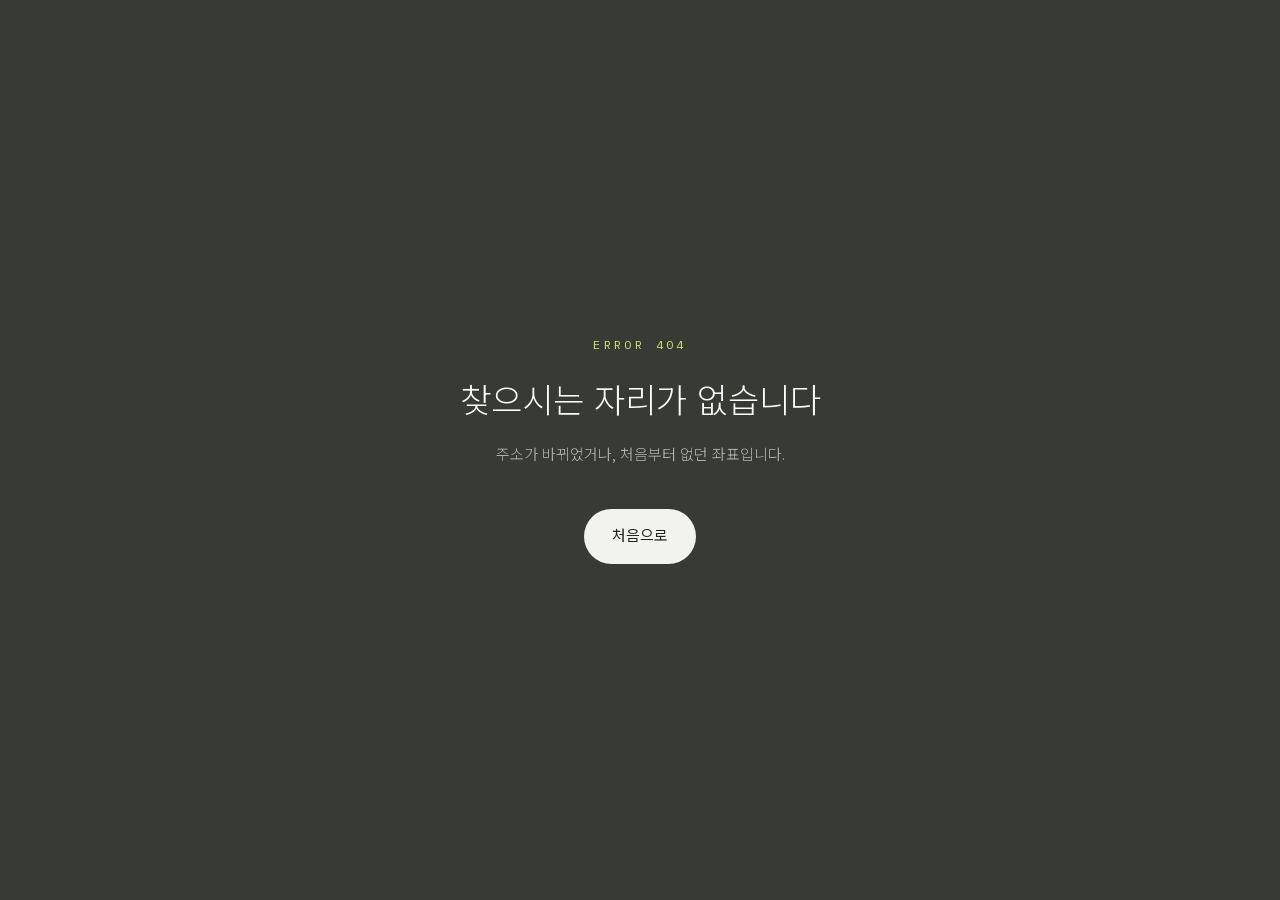
<file: 404/index.html>
<!DOCTYPE html><html lang="ko" class="lexend_e0d5d8c-module__CFtu_q__variable noto_sans_kr_644d278d-module__oohoqa__variable ibm_plex_mono_28411002-module__cjC0Ca__variable"><head><meta charSet="utf-8"/><meta name="viewport" content="width=device-width, initial-scale=1, viewport-fit=cover"/><link rel="stylesheet" href="/_next/static/chunks/0aoj1auhpbko0.css" data-precedence="next"/><link rel="stylesheet" href="/_next/static/chunks/0ija3-qz9rzaj.css" data-precedence="next"/><link rel="preload" as="script" fetchPriority="low" href="/_next/static/chunks/3jo326-gl07gn.js"/><script src="/_next/static/chunks/2dcyr0ve9et8i.js" async=""></script><script src="/_next/static/chunks/02yjws6067gp-.js" async=""></script><script src="/_next/static/chunks/3rfz95pp3goml.js" async=""></script><script src="/_next/static/chunks/turbopack-129afqjcqk25x.js" async=""></script><script src="/_next/static/chunks/0dse_64e_vr4k.js" async="" crossorigin=""></script><script src="/_next/static/chunks/18c9xm78d8psb.js" async="" crossorigin=""></script><script src="/_next/static/chunks/0sz55qij_jy3x.js" async="" crossorigin=""></script><script src="/_next/static/chunks/16yeleh_vllnx.js" async="" crossorigin=""></script><script src="/_next/static/chunks/2dlnmlof2tl-1.js" async="" crossorigin=""></script><script src="/_next/static/chunks/1f7ht6pc6p9cq.js" async="" crossorigin=""></script><meta name="robots" content="noindex"/><meta name="theme-color" content="#383b34"/><title>백세종 · 측량사</title><meta name="description" content="측량사입니다. 스무 살에 지하시설물 측량으로 시작했고, 쓰던 도구가 손에 안 맞으면 만들었습니다. 제주."/><link rel="manifest" href="/manifest.webmanifest"/><meta property="og:title" content="백세종 · 측량사"/><meta property="og:description" content="측량사입니다. 스무 살에 지하시설물 측량으로 시작했고, 쓰던 도구가 손에 안 맞으면 만들었습니다. 제주."/><meta property="og:site_name" content="백세종"/><meta property="og:locale" content="ko_KR"/><meta property="og:image" content="https://bellx3.github.io/opengraph-image.jpg?opengraph-image.2m-3-lwv63dbu.jpg"/><meta property="og:image:type" content="image/jpeg"/><meta property="og:image:width" content="1200"/><meta property="og:image:height" content="630"/><meta property="og:image:alt" content="제주 지형을 스캔한 포인트클라우드 위에 「땅을 재고, 도구를 만든다」라는 문장과 백세종 · 측량사 · 제주가 적힌 표지"/><meta property="og:type" content="website"/><meta name="twitter:card" content="summary_large_image"/><meta name="twitter:title" content="백세종 · 측량사"/><meta name="twitter:description" content="측량사입니다. 스무 살에 지하시설물 측량으로 시작했고, 쓰던 도구가 손에 안 맞으면 만들었습니다. 제주."/><meta name="twitter:image" content="https://bellx3.github.io/opengraph-image.jpg?opengraph-image.2m-3-lwv63dbu.jpg"/><meta name="twitter:image:alt" content="제주 지형을 스캔한 포인트클라우드 위에 「땅을 재고, 도구를 만든다」라는 문장과 백세종 · 측량사 · 제주가 적힌 표지"/><meta name="twitter:image:type" content="image/jpeg"/><meta name="twitter:image:width" content="1200"/><meta name="twitter:image:height" content="630"/><link rel="icon" href="/icon.svg?icon.2q3qg4v6u-042.svg" sizes="any" type="image/svg+xml"/><link rel="apple-touch-icon" href="/apple-icon.png?apple-icon.0gsb308dedoc-.png" sizes="180x180" type="image/png"/><meta name="next-size-adjust" content=""/><script src="/_next/static/chunks/0cz1d0mv5g_q7.js" noModule=""></script></head><body><div hidden=""><!--$--><!--/$--></div><script>(self.__next_s=self.__next_s||[]).push([0,{"children":"document.documentElement.classList.add(\"js\")","id":"sv-js-flag"}])</script><!--$--><!--/$--><main class="flex min-h-screen flex-col items-center justify-center bg-ground px-6 text-center"><p class="font-mono text-[12px] tracking-[0.28em] text-laser uppercase">Error 404</p><h1 class="mt-6 text-[28px] leading-snug font-light text-ink sm:text-[34px]">찾으시는 자리가 없습니다</h1><p class="mt-4 max-w-[46ch] text-[15px] leading-7 font-light text-ink-soft">주소가 바뀌었거나, 처음부터 없던 좌표입니다.</p><a class="mt-10 inline-flex items-center gap-3 rounded-full bg-paper px-7 py-4 text-[15px] font-normal text-paper-ink transition-transform duration-500 hover:-translate-y-0.5" href="/">처음으로</a></main><!--$--><!--/$--><script src="/_next/static/chunks/3jo326-gl07gn.js" id="_R_" async=""></script><script>(self.__next_f=self.__next_f||[]).push([0])</script><script>self.__next_f.push([1,"1:\"$Sreact.fragment\"\n2:I[74319,[\"/_next/static/chunks/0dse_64e_vr4k.js\",\"/_next/static/chunks/18c9xm78d8psb.js\"],\"\"]\n3:I[42865,[\"/_next/static/chunks/0dse_64e_vr4k.js\",\"/_next/static/chunks/18c9xm78d8psb.js\"],\"Providers\"]\n4:I[7503,[\"/_next/static/chunks/0sz55qij_jy3x.js\"],\"default\"]\n5:I[71653,[\"/_next/static/chunks/0dse_64e_vr4k.js\",\"/_next/static/chunks/18c9xm78d8psb.js\",\"/_next/static/chunks/16yeleh_vllnx.js\"],\"default\"]\n6:I[18408,[\"/_next/static/chunks/0sz55qij_jy3x.js\"],\"default\"]\n7:I[11460,[\"/_next/static/chunks/0dse_64e_vr4k.js\",\"/_next/static/chunks/18c9xm78d8psb.js\",\"/_next/static/chunks/2dlnmlof2tl-1.js\"],\"\"]\n8:I[35512,[\"/_next/static/chunks/0sz55qij_jy3x.js\"],\"OutletBoundary\"]\n9:\"$Sreact.suspense\"\nc:I[35512,[\"/_next/static/chunks/0sz55qij_jy3x.js\"],\"ViewportBoundary\"]\ne:I[35512,[\"/_next/static/chunks/0sz55qij_jy3x.js\"],\"MetadataBoundary\"]\n10:I[31823,[\"/_next/static/chunks/0dse_64e_vr4k.js\",\"/_next/static/chunks/18c9xm78d8psb.js\",\"/_next/static/chunks/1f7ht6pc6p9cq.js\"],\"default\"]\n:HL[\"/_next/static/chunks/0aoj1auhpbko0.css\",\"style\"]\n:HL[\"/_next/static/chunks/0ija3-qz9rzaj.css\",\"style\"]\nb:X\n0:{\"P\":null,\"c\":[\"\",\"_not-found\",\"\"],\"q\":\"\",\"i\":false,\"f\":[[[\"\",{\"children\":[\"/_not-found\",{\"children\":[\"__PAGE__\",{},\"$undefined\",\"$undefined\",4608]},\"$undefined\",\"$undefined\",4608]},\"$undefined\",\"$undefined\",4624],[[\"$\",\"$1\",\"c\",{\"children\":[[[\"$\",\"link\",\"0\",{\"rel\":\"stylesheet\",\"href\":\"/_next/static/chunks/0aoj1auhpbko0.css\",\"precedence\":\"next\",\"crossOrigin\":\"$undefined\",\"nonce\":\"$undefined\"}],[\"$\",\"link\",\"1\",{\"rel\":\"stylesheet\",\"href\":\"/_next/static/chunks/0ija3-qz9rzaj.css\",\"precedence\":\"next\",\"crossOrigin\":\"$undefined\",\"nonce\":\"$undefined\"}],[\"$\",\"script\",\"script-0\",{\"src\":\"/_next/static/chunks/0dse_64e_vr4k.js\",\"async\":true,\"nonce\":\"$undefined\"}],[\"$\",\"script\",\"script-1\",{\"src\":\"/_next/static/chunks/18c9xm78d8psb.js\",\"async\":true,\"nonce\":\"$undefined\"}]],[\"$\",\"html\",null,{\"lang\":\"ko\",\"suppressHydrationWarning\":true,\"className\":\"lexend_e0d5d8c-module__CFtu_q__variable noto_sans_kr_644d278d-module__oohoqa__variable ibm_plex_mono_28411002-module__cjC0Ca__variable\",\"children\":[\"$\",\"body\",null,{\"children\":[[\"$\",\"$L2\",null,{\"id\":\"sv-js-flag\",\"strategy\":\"beforeInteractive\",\"children\":\"document.documentElement.classList.add(\\\"js\\\")\"}],[\"$\",\"$L3\",null,{\"children\":[\"$\",\"$L4\",null,{\"parallelRouterKey\":\"children\",\"error\":\"$5\",\"errorStyles\":[],\"errorScripts\":[[\"$\",\"script\",\"script-0\",{\"src\":\"/_next/static/chunks/16yeleh_vllnx.js\",\"async\":true}]],\"template\":[\"$\",\"$L6\",null,{}],\"templateStyles\":\"$undefined\",\"templateScripts\":\"$undefined\",\"notFound\":[[\"$\",\"main\",null,{\"className\":\"flex min-h-screen flex-col items-center justify-center bg-ground px-6 text-center\",\"children\":[[\"$\",\"p\",null,{\"className\":\"font-mono text-[12px] tracking-[0.28em] text-laser uppercase\",\"children\":\"Error 404\"}],[\"$\",\"h1\",null,{\"className\":\"mt-6 text-[28px] leading-snug font-light text-ink sm:text-[34px]\",\"children\":\"찾으시는 자리가 없습니다\"}],[\"$\",\"p\",null,{\"className\":\"mt-4 max-w-[46ch] text-[15px] leading-7 font-light text-ink-soft\",\"children\":\"주소가 바뀌었거나, 처음부터 없던 좌표입니다.\"}],[\"$\",\"$L7\",null,{\"className\":\"mt-10 inline-flex items-center gap-3 rounded-full bg-paper px-7 py-4 text-[15px] font-normal text-paper-ink transition-transform duration-500 hover:-translate-y-0.5\",\"href\":\"/\",\"children\":\"처음으로\"}]]}],[]],\"forbidden\":\"$undefined\",\"unauthorized\":\"$undefined\"}]}]]}]}]]}],{\"children\":[[\"$\",\"$1\",\"c\",{\"children\":[null,[\"$\",\"$L4\",null,{\"parallelRouterKey\":\"children\",\"error\":\"$undefined\",\"errorStyles\":\"$undefined\",\"errorScripts\":\"$undefined\",\"template\":[\"$\",\"$L6\",null,{}],\"templateStyles\":\"$undefined\",\"templateScripts\":\"$undefined\",\"notFound\":\"$undefined\",\"forbidden\":\"$undefined\",\"unauthorized\":\"$undefined\"}]]}],{\"children\":[[\"$\",\"$1\",\"c\",{\"children\":[[\"$\",\"main\",null,{\"className\":\"flex min-h-screen flex-col items-center justify-center bg-ground px-6 text-center\",\"children\":[[\"$\",\"p\",null,{\"className\":\"font-mono text-[12px] tracking-[0.28em] text-laser uppercase\",\"children\":\"Error 404\"}],[\"$\",\"h1\",null,{\"className\":\"mt-6 text-[28px] leading-snug font-light text-ink sm:text-[34px]\",\"children\":\"찾으시는 자리가 없습니다\"}],[\"$\",\"p\",null,{\"className\":\"mt-4 max-w-[46ch] text-[15px] leading-7 font-light text-ink-soft\",\"children\":\"주소가 바뀌었거나, 처음부터 없던 좌표입니다.\"}],[\"$\",\"$L7\",null,{\"className\":\"mt-10 inline-flex items-center gap-3 rounded-full bg-paper px-7 py-4 text-[15px] font-normal text-paper-ink transition-transform duration-500 hover:-translate-y-0.5\",\"href\":\"/\",\"children\":\"처음으로\"}]]}],[[\"$\",\"script\",\"script-0\",{\"src\":\"/_next/static/chunks/2dlnmlof2tl-1.js\",\"async\":true,\"nonce\":\"$undefined\"}]],[\"$\",\"$L8\",null,{\"children\":[\"$\",\"$9\",null,{\"name\":\"Next.MetadataOutlet\",\"children\":\"$@a\"}]}]]}],{},null,false,null]},null,false,\"$b\"]},null,false,null],[\"$\",\"$1\",\"h\",{\"children\":[[\"$\",\"meta\",null,{\"name\":\"robots\",\"content\":\"noindex\"}],[\"$\",\"$Lc\",null,{\"children\":\"$Ld\"}],[\"$\",\"div\",null,{\"hidden\":true,\"children\":[\"$\",\"$Le\",null,{\"children\":[\"$\",\"$9\",null,{\"name\":\"Next.Metadata\",\"children\":\"$Lf\"}]}]}],[\"$\",\"meta\",null,{\"name\":\"next-size-adjust\",\"content\":\"\"}]]}],false]],\"m\":\"$undefined\",\"G\":[\"$10\",[[\"$\",\"link\",\"0\",{\"rel\":\"stylesheet\",\"href\":\"/_next/static/chunks/0aoj1auhpbko0.css\",\"precedence\":\"next\",\"crossOrigin\":\"$undefined\",\"nonce\":\"$undefined\"}],[\"$\",\"link\",\"1\",{\"rel\":\"stylesheet\",\"href\":\"/_next/static/chunks/0ija3-qz9rzaj.css\",\"precedence\":\"next\",\"crossOrigin\":\"$undefined\",\"nonce\":\"$undefined\"}]]],\"S\":true,\"h\":null,\"r\":\"$undefined\",\"s\":\"$undefined\",\"a\":\"$undefined\",\"l\":\"$undefined\",\"p\":\"$undefined\",\"d\":\"$undefined\",\"b\":\"DlargOqxElkgvzby0ivow\"}\nb:C\nd:[[\"$\",\"meta\",\"0\",{\"charSet\":\"utf-8\"}],[\"$\",\"meta\",\"1\",{\"name\":\"viewport\",\"content\":\"width=device-width, initial-scale=1, viewport-fit=cover\"}],[\"$\",\"meta\",\"2\",{\"name\":\"theme-color\",\"content\":\"#383b34\"}]]\n11:I[15685,[\"/_next/static/chunks/0sz55qij_jy3x.js\"],\"IconMark\"]\na:null\nf:[[\"$\",\"title\",\"0\",{\"children\":\"백세종 · 측량사\"}],[\"$\",\"meta\",\"1\",{\"name\":\"description\",\"content\":\"측량사입니다. 스무 살에 지하시설물 측량으로 시작했고, 쓰던 도구가 손에 안 맞으면 만들었습니다. 제주.\"}],[\"$\",\"link\",\"2\",{\"rel\":\"manifest\",\"href\":\"/manifest.webmanifest\",\"crossOrigin\":\"$undefined\"}],[\"$\",\"meta\",\"3\",{\"property\":\"og:title\",\"content\":\"백세종 · 측량사\"}],[\"$\",\"meta\",\"4\",{\"property\":\"og:description\",\"content\":\"측량사입니다. 스무 살에 지하시설물 측량으로 시작했고, 쓰던 도구가 손에 안 맞으면 만들었습니다. 제주.\"}],[\"$\",\"meta\",\"5\",{\"property\":\"og:site_name\",\"content\":\"백세종\"}],[\"$\",\"meta\",\"6\",{\"property\":\"og:locale\",\"content\":\"ko_KR\"}],[\"$\",\"meta\",\"7\",{\"property\":\"og:image\",\"content\":\"https://bellx3.github.io/opengraph-image.jpg?opengraph-image.2m-3-lwv63dbu.jpg\"}],[\"$\",\"meta\",\"8\",{\"property\":\"og:image:type\",\"content\":\"image/jpeg\"}],[\"$\",\"meta\",\"9\",{\"property\":\"og:image:width\",\"content\":\"1200\"}],[\"$\",\"meta\",\"10\",{\"property\":\"og:image:height\",\"content\":\"630\"}],[\"$\",\"meta\",\"11\",{\"property\":\"og:image:alt\",\"content\":\"제주 지형을 스캔한 포인트클라우드 위에 「땅을 재고, 도구를 만든다」라는 문장과 백세종 · 측량사 · 제주가 적힌 표지\"}],[\"$\",\"meta\",\"12\",{\"property\":\"og:type\",\"content\":\"website\"}],[\"$\",\"meta\",\"13\",{\"name\":\"twitter:card\",\"content\":\"summary_large_image\"}],[\"$\",\"meta\",\"14\",{\"name\":\"twitter:title\",\"content\":\"백세종 · 측량사\"}],[\"$\",\"meta\",\"15\",{\"name\":\"twitter:description\",\"content\":\"측량사입니다. 스무 살에 지하시설물 측량으로 시작했고, 쓰던 도구가 손에 안 맞으면 만들었습니다. 제주.\"}],[\"$\",\"meta\",\"16\",{\"name\":\"twitter:image\",\"content\":\"https://bellx3.github.io/opengraph-image.jpg?opengraph-image.2m-3-lwv63dbu.jpg\"}],[\"$\",\"meta\",\"17\",{\"name\":\"twitter:image:alt\",\"content\":\"제주 지형을 스캔한 포인트클라우드 위에 「땅을 재고, 도구를 만든다」라는 문장과 백세종 · 측량사 · 제주가 적힌 표지\"}],[\"$\",\"meta\",\"18\",{\"name\":\"twitter:image:type\",\"content\":\"image/jpeg\"}],[\"$\",\"meta\",\"19\",{\"name\":\"twitter:image:width\",\"content\":\"1200\"}],[\"$\",\"meta\",\"20\",{\"name\":\"twitter:image:height\",\"content\":\"630\"}],[\"$\",\"link\",\"21\",{\"rel\":\"icon\",\"href\":\"/icon.svg?icon.2q3qg4v6u-042.svg\",\"sizes\":\"any\",\"type\":\"image/svg+xml\"}],[\"$\",\"link\",\"22\",{\"rel\":\"apple-touch-icon\",\"href\":\"/apple-icon.png?apple-icon.0gsb308dedoc-.png\",\"sizes\":\"180x180\",\"type\":\"image/png\"}],[\"$\",\"$L11\",\"23\",{}]]\n"])</script></body></html>
</file>
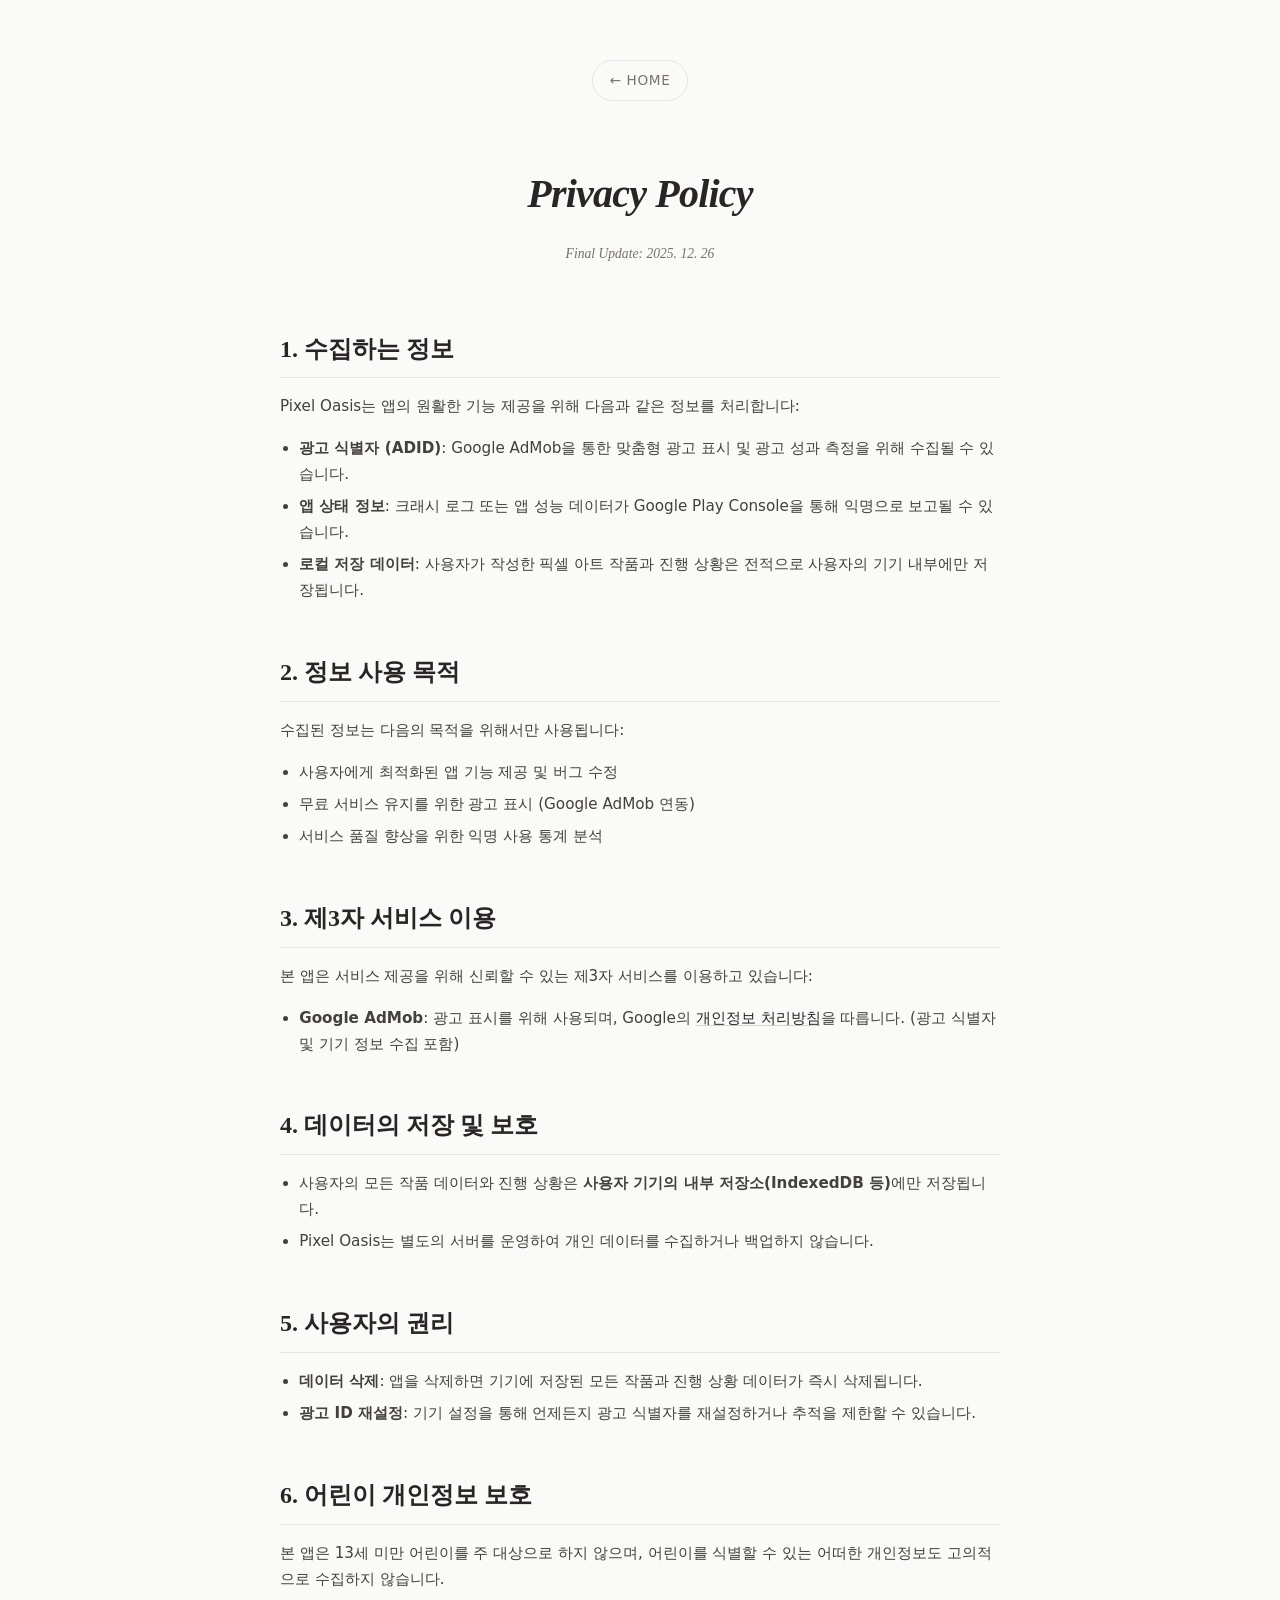
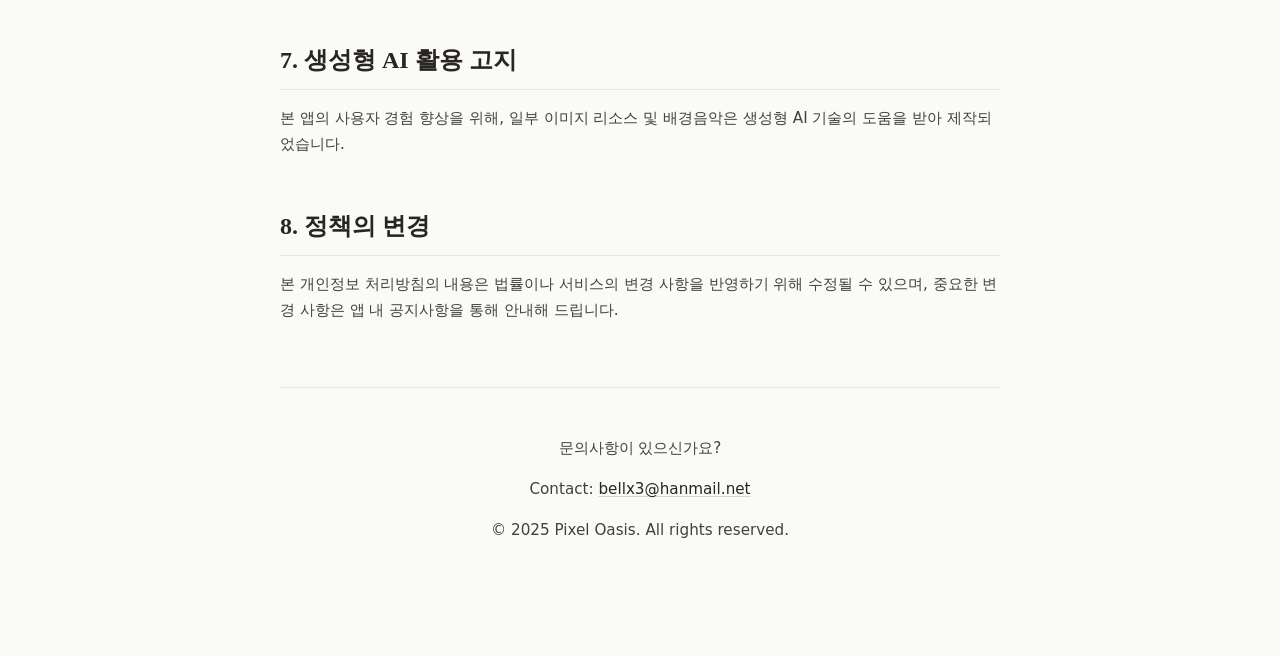
<file: pixeloasis-privacy/index.html>
<!DOCTYPE html>
<html lang="ko">

<head>
    <meta charset="UTF-8">
    <meta name="viewport" content="width=device-width, initial-scale=1.0">
    <title>개인정보 처리방침 - Pixel Oasis</title>

    <!--
      ★ 본문은 Gist(642092c63e85e1d09003acbf194c737c) 원문 그대로다. 시행일 포함해
        한 글자도 바꾸지 않았다 — 바꾼 것은 **글꼴을 불러오는 방식뿐이다.**

      ★★ 왜 Gist 를 떠났는가 (2026-08-10).
        깃허브는 Gist 의 raw 를 **일부러 text/plain 으로 내려보낸다**(HTML 호스팅 방지).
        그래서 스토어에서 방침을 누른 사용자가 본 것은 방침이 아니라
        `<!DOCTYPE html>` 로 시작하는 **소스 코드**였다. gist.github.com 쪽은
        줄 번호가 붙은 코드 목록으로 뜬다. 어느 쪽이든 읽을 수 없다.
        여기(GitHub Pages)에서는 text/html 로 나가므로 제대로 그려진다.

      ★★ 구글 폰트 <link> 를 걷어냈다.
        **개인정보처리방침을 여는 것만으로 구글에 방문 기록이 가는 것**은
        이 문서가 하는 말과 어울리지 않는다. 한국어 제목은 어차피
        Playfair Display 에 글리프가 없어 시스템 글꼴로 떨어지고 있었으므로
        눈에 보이는 변화는 영문 제목뿐이다.
    -->

    <style>
        :root {
            --text-main: #292524;
            --text-muted: #78716c;
            --bg-color: #fafaf9;
            --accent-color: #000;
            --font-sans: -apple-system, BlinkMacSystemFont, 'Segoe UI', 'Apple SD Gothic Neo',
                'Malgun Gothic', system-ui, sans-serif;
            --font-serif: Georgia, 'Times New Roman', 'Apple SD Gothic Neo', 'Nanum Myeongjo',
                serif;
        }

        body {
            font-family: var(--font-sans);
            background-color: var(--bg-color);
            color: var(--text-main);
            line-height: 1.7;
            margin: 0;
            padding: 0;
            -webkit-font-smoothing: antialiased;
        }

        .container {
            max-width: 720px;
            margin: 0 auto;
            padding: 60px 24px 100px;
        }

        /* Typography */
        h1 {
            font-family: var(--font-serif);
            font-style: italic;
            font-size: 2.5rem;
            text-align: center;
            margin-bottom: 0.5rem;
            font-weight: 700;
            letter-spacing: -0.02em;
        }

        h2 {
            font-family: var(--font-serif);
            font-size: 1.5rem;
            margin-top: 3rem;
            margin-bottom: 1rem;
            border-bottom: 1px solid #e7e5e4;
            padding-bottom: 0.5rem;
            color: var(--text-main);
        }

        p,
        li {
            font-size: 0.95rem;
            color: #44403c;
            margin-bottom: 0.8rem;
        }

        ul {
            padding-left: 1.2rem;
            margin-bottom: 1.5rem;
        }

        li {
            margin-bottom: 0.4rem;
        }

        /* Header / Nav */
        .header {
            margin-bottom: 4rem;
            text-align: center;
        }

        .back-link {
            display: inline-block;
            margin-bottom: 2rem;
            color: var(--text-muted);
            text-decoration: none;
            font-size: 0.85rem;
            letter-spacing: 0.05em;
            text-transform: uppercase;
            border: 1px solid #e7e5e4;
            padding: 8px 16px;
            border-radius: 100px;
            transition: all 0.2s ease;
        }

        .back-link:hover {
            background-color: #fff;
            border-color: #d6d3d1;
            color: var(--text-main);
        }

        .updated {
            text-align: center;
            color: var(--text-muted);
            font-size: 0.85rem;
            font-style: italic;
            font-family: var(--font-serif);
        }

        /* Footer */
        .footer {
            margin-top: 4rem;
            padding-top: 2rem;
            border-top: 1px solid #e7e5e4;
            text-align: center;
            font-size: 0.85rem;
            color: var(--text-muted);
        }

        a {
            color: var(--text-main);
            text-decoration: underline;
            text-underline-offset: 2px;
            text-decoration-color: #d6d3d1;
            transition: text-decoration-color 0.2s;
        }

        a:hover {
            text-decoration-color: var(--text-main);
        }
    </style>
</head>

<body>
    <div class="container">
        <div class="header">
            <!-- ★ 이제 이 링크가 실제로 갈 곳이 생겼다 — bellx3.github.io 개발자 페이지다. -->
            <a href="/" class="back-link">← Home</a>
            <h1>Privacy Policy</h1>
            <p class="updated">Final Update: 2025. 12. 26</p>
        </div>

        <section>
            <h2>1. 수집하는 정보</h2>
            <p>Pixel Oasis는 앱의 원활한 기능 제공을 위해 다음과 같은 정보를 처리합니다:</p>
            <ul>
                <li><strong>광고 식별자 (ADID)</strong>: Google AdMob을 통한 맞춤형 광고 표시 및 광고 성과 측정을 위해 수집될 수 있습니다.</li>
                <li><strong>앱 상태 정보</strong>: 크래시 로그 또는 앱 성능 데이터가 Google Play Console을 통해 익명으로 보고될 수 있습니다.</li>
                <li><strong>로컬 저장 데이터</strong>: 사용자가 작성한 픽셀 아트 작품과 진행 상황은 전적으로 사용자의 기기 내부에만 저장됩니다.</li>
            </ul>

            <h2>2. 정보 사용 목적</h2>
            <p>수집된 정보는 다음의 목적을 위해서만 사용됩니다:</p>
            <ul>
                <li>사용자에게 최적화된 앱 기능 제공 및 버그 수정</li>
                <li>무료 서비스 유지를 위한 광고 표시 (Google AdMob 연동)</li>
                <li>서비스 품질 향상을 위한 익명 사용 통계 분석</li>
            </ul>

            <h2>3. 제3자 서비스 이용</h2>
            <p>본 앱은 서비스 제공을 위해 신뢰할 수 있는 제3자 서비스를 이용하고 있습니다:</p>
            <ul>
                <li><strong>Google AdMob</strong>: 광고 표시를 위해 사용되며, Google의 <a
                        href="https://policies.google.com/privacy">개인정보 처리방침</a>을 따릅니다. (광고 식별자 및 기기 정보 수집 포함)</li>
            </ul>

            <h2>4. 데이터의 저장 및 보호</h2>
            <ul>
                <li>사용자의 모든 작품 데이터와 진행 상황은 <strong>사용자 기기의 내부 저장소(IndexedDB 등)</strong>에만 저장됩니다.</li>
                <li>Pixel Oasis는 별도의 서버를 운영하여 개인 데이터를 수집하거나 백업하지 않습니다.</li>
            </ul>

            <h2>5. 사용자의 권리</h2>
            <ul>
                <li><strong>데이터 삭제</strong>: 앱을 삭제하면 기기에 저장된 모든 작품과 진행 상황 데이터가 즉시 삭제됩니다.</li>
                <li><strong>광고 ID 재설정</strong>: 기기 설정을 통해 언제든지 광고 식별자를 재설정하거나 추적을 제한할 수 있습니다.</li>
            </ul>

            <h2>6. 어린이 개인정보 보호</h2>
            <p>본 앱은 13세 미만 어린이를 주 대상으로 하지 않으며, 어린이를 식별할 수 있는 어떠한 개인정보도 고의적으로 수집하지 않습니다.</p>

            <h2>7. 생성형 AI 활용 고지</h2>
            <p>본 앱의 사용자 경험 향상을 위해, 일부 이미지 리소스 및 배경음악은 생성형 AI 기술의 도움을 받아 제작되었습니다.</p>

            <h2>8. 정책의 변경</h2>
            <p>본 개인정보 처리방침의 내용은 법률이나 서비스의 변경 사항을 반영하기 위해 수정될 수 있으며, 중요한 변경 사항은 앱 내 공지사항을 통해 안내해 드립니다.</p>

            <div class="footer">
                <p>문의사항이 있으신가요?</p>
                <p>Contact: <a href="mailto:bellx3@hanmail.net">bellx3@hanmail.net</a></p>
                <p>&copy; 2025 Pixel Oasis. All rights reserved.</p>
            </div>
        </section>
    </div>
</body>

</html>
</file>
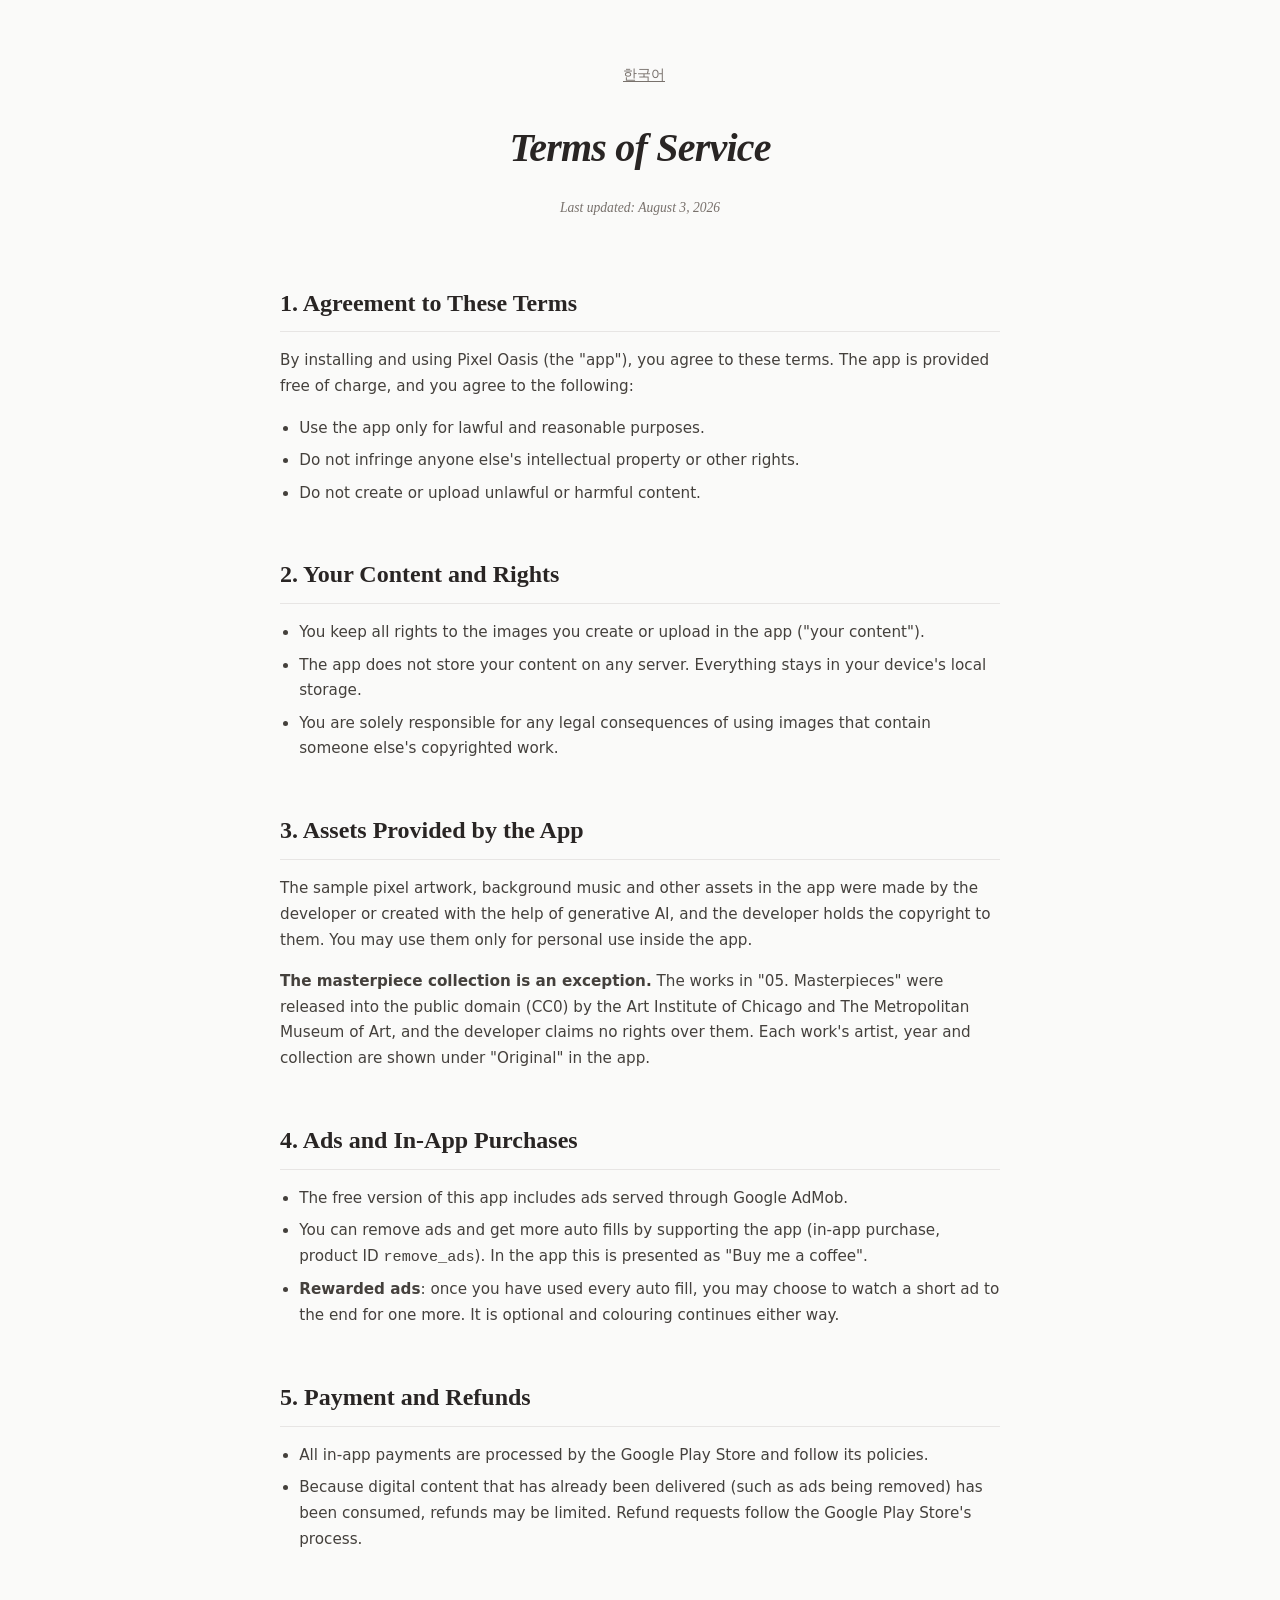
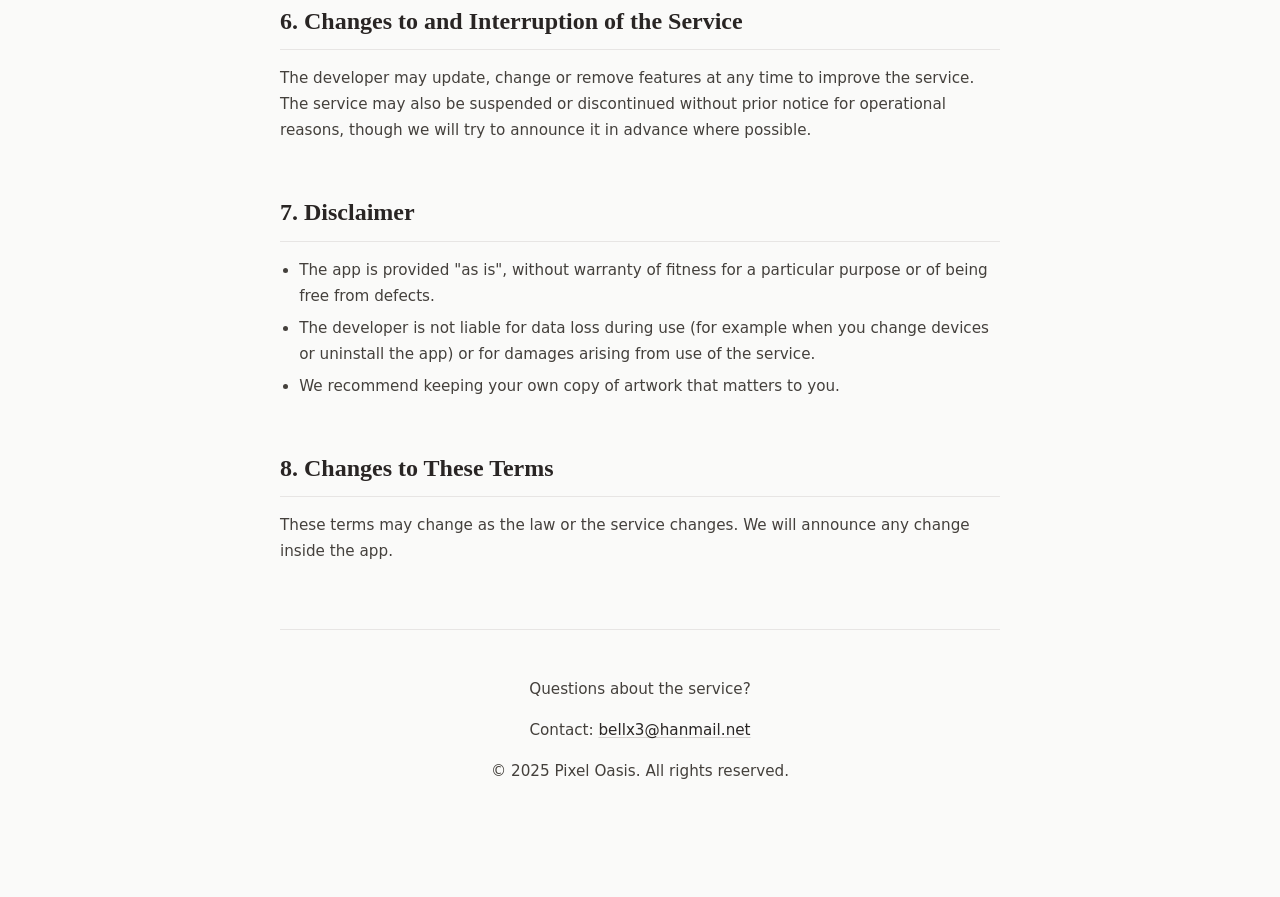
<file: pixeloasis-terms/index.html>
<!DOCTYPE html>
<html lang="ko">

<head>
    <meta charset="UTF-8">
    <meta name="viewport" content="width=device-width, initial-scale=1.0">
    <title>이용약관 - Pixel Oasis</title>
    <!--
      ★ 본문은 Pixel Oasis 앱의 public/terms-of-service.html 그대로다(최종 수정일 포함).
        바꾼 것은 두 가지뿐이다 — 개인정보처리방침(../pixeloasis-privacy/)과 같은 처리.
        1) 구글 폰트 <link> 를 걷어내고 시스템 글꼴을 쓴다. 약관을 여는 것만으로
           구글에 방문 기록이 가지 않게.
        2) 앱으로 돌아가는 «홈으로» 링크를 뺐다. 웹에서는 돌아갈 앱 화면이 없다.
    -->

    <style>
        :root {
            --font-sans: -apple-system, BlinkMacSystemFont, 'Segoe UI', 'Apple SD Gothic Neo',
                'Malgun Gothic', system-ui, sans-serif;
            --font-serif: Georgia, 'Times New Roman', 'Apple SD Gothic Neo', 'Nanum Myeongjo',
                serif;
            --text-main: #292524;
            --text-muted: #78716c;
            --bg-color: #fafaf9;
            --accent-color: #000;
        }

        body {
            font-family: var(--font-sans);
            background-color: var(--bg-color);
            color: var(--text-main);
            line-height: 1.7;
            margin: 0;
            padding: 0;
            -webkit-font-smoothing: antialiased;
        }

        .container {
            max-width: 720px;
            margin: 0 auto;
            padding: 60px 24px 100px;
        }

        /* Typography */
        h1 {
            font-family: var(--font-serif);
            font-style: italic;
            font-size: 2.5rem;
            text-align: center;
            margin-bottom: 0.5rem;
            font-weight: 700;
            letter-spacing: -0.02em;
        }

        h2 {
            font-family: var(--font-serif);
            font-size: 1.5rem;
            margin-top: 3rem;
            margin-bottom: 1rem;
            border-bottom: 1px solid #e7e5e4;
            padding-bottom: 0.5rem;
            color: var(--text-main);
        }

        p,
        li {
            font-size: 0.95rem;
            color: #44403c;
            margin-bottom: 0.8rem;
        }

        ul {
            padding-left: 1.2rem;
            margin-bottom: 1.5rem;
        }

        li {
            margin-bottom: 0.4rem;
        }

        /* Header / Nav */
        .header {
            margin-bottom: 4rem;
            text-align: center;
        }

        .back-link {
            display: inline-block;
            margin-bottom: 2rem;
            color: var(--text-muted);
            text-decoration: none;
            font-size: 0.85rem;
            letter-spacing: 0.05em;
            text-transform: uppercase;
            border: 1px solid #e7e5e4;
            padding: 8px 16px;
            border-radius: 100px;
            transition: all 0.2s ease;
        }

        .back-link:hover {
            background-color: #fff;
            border-color: #d6d3d1;
            color: var(--text-main);
        }

        .updated {
            text-align: center;
            color: var(--text-muted);
            font-size: 0.85rem;
            font-style: italic;
            font-family: var(--font-serif);
        }

        /* Footer */
        .footer {
            margin-top: 4rem;
            padding-top: 2rem;
            border-top: 1px solid #e7e5e4;
            text-align: center;
            font-size: 0.85rem;
            color: var(--text-muted);
        }

        a {
            color: var(--text-main);
            text-decoration: underline;
            text-underline-offset: 2px;
            text-decoration-color: #d6d3d1;
            transition: text-decoration-color 0.2s;
        }

        a:hover {
            text-decoration-color: var(--text-main);
        }

        /* 언어 전환용. hidden만으로는 위쪽 display 규칙에 질 수 있어 못 박는다 */
        [hidden] {
            display: none !important;
        }

        .lang-switch {
            display: inline-block;
            margin-left: 0.5rem;
            font-size: 0.85rem;
            color: var(--text-muted);
            cursor: pointer;
            background: none;
            border: none;
            text-decoration: underline;
            text-underline-offset: 2px;
        }
    </style>
</head>

<body>
    <div class="container">
        <div class="header">
            <button id="lang-toggle" class="lang-switch" type="button"></button>
            <h1 data-lang="ko">이용약관</h1>
            <h1 data-lang="en">Terms of Service</h1>
            <p class="updated" data-lang="ko">최종 수정일: 2026. 8. 3</p>
            <p class="updated" data-lang="en">Last updated: August 3, 2026</p>
        </div>

        <section data-lang="ko">
            <h2>1. 서비스 이용 동의</h2>
            <p>Pixel Oasis(이하 "앱")를 설치하고 사용함으로써, 귀하는 본 이용약관에 동의하게 됩니다. 본 앱은 무료로 제공되며, 사용자는 다음 사항을 준수해야 합니다:</p>
            <ul>
                <li>앱을 합법적이고 건전한 목적으로만 사용합니다.</li>
                <li>타인의 지식재산권이나 권리를 침해하지 않습니다.</li>
                <li>불법적이거나 유해한 콘텐츠를 생성하거나 업로드하지 않습니다.</li>
            </ul>

            <h2>2. 사용자 콘텐츠 및 권리</h2>
            <ul>
                <li>사용자가 앱 내에서 생성하거나 업로드한 이미지(이하 "사용자 콘텐츠")에 대한 권리는 전적으로 사용자에게 있습니다.</li>
                <li>앱은 사용자 콘텐츠를 별도의 서버에 저장하지 않으며, 모든 콘텐츠는 사용자 기기의 로컬 저장소에만 보관됩니다.</li>
                <li>타인의 저작물이 포함된 이미지를 사용하여 발생하는 법적 책임은 전적으로 사용자 본인에게 있습니다.</li>
            </ul>

            <h2>3. 서비스의 제공 및 자산</h2>
            <p>앱에서 제공하는 기본 픽셀 아트 샘플 및 배경음악 등의 자산은 개발자가 직접 제작하거나 생성형 AI 기술을 활용하여 제작되었으며, 이에 대한 저작권은 개발자에게 있습니다. 사용자는 이를 앱
                내에서의 개인적 이용 목적으로만 사용할 수 있습니다.</p>
            <p><strong>명화 컬렉션은 예외입니다.</strong> '05. 명화'의 그림은 시카고 미술관과 뉴욕
                메트로폴리탄 미술관이 <strong>퍼블릭 도메인(CC0)</strong>으로 공개한 작품이며,
                개발자가 권리를 주장하지 않습니다. 각 그림의 작가·제작연도·소장처는 앱의 '원작 보기'에
                표시됩니다.</p>

            <h2>4. 광고 및 인앱 구매</h2>
            <ul>
                <li>본 앱의 무료 버전에는 Google AdMob을 통한 광고가 포함되어 있습니다.</li>
                <li>사용자는 후원(인앱 구매, 상품 ID <code>remove_ads</code>)을 통해 광고를 제거하고
                    자동 채우기를 더 넉넉하게 쓸 수 있습니다. 앱 안에서는 '커피 한 잔 사주기'로
                    안내됩니다.</li>
                <li><strong>보상형 광고</strong>: 자동 채우기를 다 쓴 뒤, 원하시면 짧은 광고를 끝까지
                    보고 1회를 더 받을 수 있습니다. 선택 사항이며 보지 않아도 색칠은 이어집니다.</li>
            </ul>

            <h2>5. 결제 및 환불</h2>
            <ul>
                <li>모든 인앱 결제는 Google Play Store의 결제 시스템을 통해 이루어지며, 스토어의 정책을 따릅니다.</li>
                <li>이미 사용된 디지털 콘텐츠(광고 제거 효력 발생 등)의 특성상 원칙적으로 환불이 제한될 수 있으며, 환불 요청은 Google Play Store의 절차에 따라 진행됩니다.</li>
            </ul>

            <h2>6. 서비스의 변경 및 중단</h2>
            <p>개발자는 더 나은 서비스를 위해 언제든지 앱의 기능을 업데이트, 수정 또는 제거할 수 있습니다. 또한, 운영상의 이유로 사전 고지 없이 서비스 제공이 일시 중단되거나 종료될 수 있습니다.
                단, 이 경우 가능한 한 사전에 공지하기 위해 노력합니다.</p>

            <h2>7. 면책 조항</h2>
            <ul>
                <li>본 앱은 "있는 그대로(As Is)" 제공되며, 특정 목적에의 적합성이나 무결성을 보증하지 않습니다.</li>
                <li>개발자는 사용자의 앱 사용 중 발생한 데이터 손실(기기 변경, 앱 삭제 등)이나 서비스 이용으로 인한 손해에 대해 책임을 지지 않습니다.</li>
                <li>중요한 작품 데이터는 사용자가 별도로 관리할 것을 권장합니다.</li>
            </ul>

            <h2>8. 약관의 변경</h2>
            <p>본 약관은 법률 변경이나 서비스 운영 필요에 따라 변경될 수 있으며, 변경 시 앱 내 공지사항을 통해 안내합니다.</p>

            <div class="footer">
                <p>서비스 이용 관련 문의</p>
                <p>Contact: <a href="mailto:bellx3@hanmail.net">bellx3@hanmail.net</a></p>
                <p>&copy; 2025 Pixel Oasis. All rights reserved.</p>
            </div>
        </section>

        <section data-lang="en">
            <h2>1. Agreement to These Terms</h2>
            <p>By installing and using Pixel Oasis (the "app"), you agree to these terms. The app is
                provided free of charge, and you agree to the following:</p>
            <ul>
                <li>Use the app only for lawful and reasonable purposes.</li>
                <li>Do not infringe anyone else's intellectual property or other rights.</li>
                <li>Do not create or upload unlawful or harmful content.</li>
            </ul>

            <h2>2. Your Content and Rights</h2>
            <ul>
                <li>You keep all rights to the images you create or upload in the app
                    ("your content").</li>
                <li>The app does not store your content on any server. Everything stays in your
                    device's local storage.</li>
                <li>You are solely responsible for any legal consequences of using images that
                    contain someone else's copyrighted work.</li>
            </ul>

            <h2>3. Assets Provided by the App</h2>
            <p>The sample pixel artwork, background music and other assets in the app were made by
                the developer or created with the help of generative AI, and the developer holds the
                copyright to them. You may use them only for personal use inside the app.</p>
            <p><strong>The masterpiece collection is an exception.</strong> The works in
                "05. Masterpieces" were released into the public domain (CC0) by the Art Institute of
                Chicago and The Metropolitan Museum of Art, and the developer claims no rights over
                them. Each work's artist, year and collection are shown under "Original" in the
                app.</p>

            <h2>4. Ads and In-App Purchases</h2>
            <ul>
                <li>The free version of this app includes ads served through Google AdMob.</li>
                <li>You can remove ads and get more auto fills by supporting the app (in-app
                    purchase, product ID <code>remove_ads</code>). In the app this is presented as
                    "Buy me a coffee".</li>
                <li><strong>Rewarded ads</strong>: once you have used every auto fill, you may choose
                    to watch a short ad to the end for one more. It is optional and colouring
                    continues either way.</li>
            </ul>

            <h2>5. Payment and Refunds</h2>
            <ul>
                <li>All in-app payments are processed by the Google Play Store and follow its
                    policies.</li>
                <li>Because digital content that has already been delivered (such as ads being
                    removed) has been consumed, refunds may be limited. Refund requests follow the
                    Google Play Store's process.</li>
            </ul>

            <h2>6. Changes to and Interruption of the Service</h2>
            <p>The developer may update, change or remove features at any time to improve the
                service. The service may also be suspended or discontinued without prior notice for
                operational reasons, though we will try to announce it in advance where possible.</p>

            <h2>7. Disclaimer</h2>
            <ul>
                <li>The app is provided "as is", without warranty of fitness for a particular purpose
                    or of being free from defects.</li>
                <li>The developer is not liable for data loss during use (for example when you change
                    devices or uninstall the app) or for damages arising from use of the service.</li>
                <li>We recommend keeping your own copy of artwork that matters to you.</li>
            </ul>

            <h2>8. Changes to These Terms</h2>
            <p>These terms may change as the law or the service changes. We will announce any change
                inside the app.</p>

            <div class="footer">
                <p>Questions about the service?</p>
                <p>Contact: <a href="mailto:bellx3@hanmail.net">bellx3@hanmail.net</a></p>
                <p>&copy; 2025 Pixel Oasis. All rights reserved.</p>
            </div>
        </section>
    </div>

    <!--
        앱과 같은 언어를 따른다. 자세한 이유는 privacy-policy.html의 같은 자리에
        적어 두었다 — 요약하면 두 언어 본문을 한 파일에 두어야 고칠 때 나란히
        보이고, 한쪽만 고치는 사고가 안 난다.
    -->
    <script>
        (function () {
            var KEY = 'pixel_oasis_lang';
            var TITLE = {
                ko: '이용약관 - Pixel Oasis',
                en: 'Terms of Service - Pixel Oasis',
            };

            function pick() {
                try {
                    var v = localStorage.getItem(KEY);
                    if (v === 'ko' || v === 'en') return v;
                } catch (e) {
                    /* 사생활 보호 모드 등에서 막힐 수 있다 */
                }
                return (navigator.language || '').toLowerCase().indexOf('ko') === 0 ? 'ko' : 'en';
            }

            var lang = pick();

            function apply() {
                document.documentElement.lang = lang;
                document.title = TITLE[lang];
                var nodes = document.querySelectorAll('[data-lang]');
                for (var i = 0; i < nodes.length; i++) {
                    nodes[i].hidden = nodes[i].getAttribute('data-lang') !== lang;
                }
                var btn = document.getElementById('lang-toggle');
                if (btn) btn.textContent = lang === 'ko' ? 'English' : '한국어';
            }

            apply();
            document.addEventListener('DOMContentLoaded', function () {
                apply();
                var btn = document.getElementById('lang-toggle');
                if (!btn) return;
                btn.addEventListener('click', function () {
                    lang = lang === 'ko' ? 'en' : 'ko';
                    try {
                        localStorage.setItem(KEY, lang);
                    } catch (e) {
                        /* 못 적어도 이번 화면에는 적용된다 */
                    }
                    apply();
                });
            });
        })();
    </script>
</body>

</html>
</file>
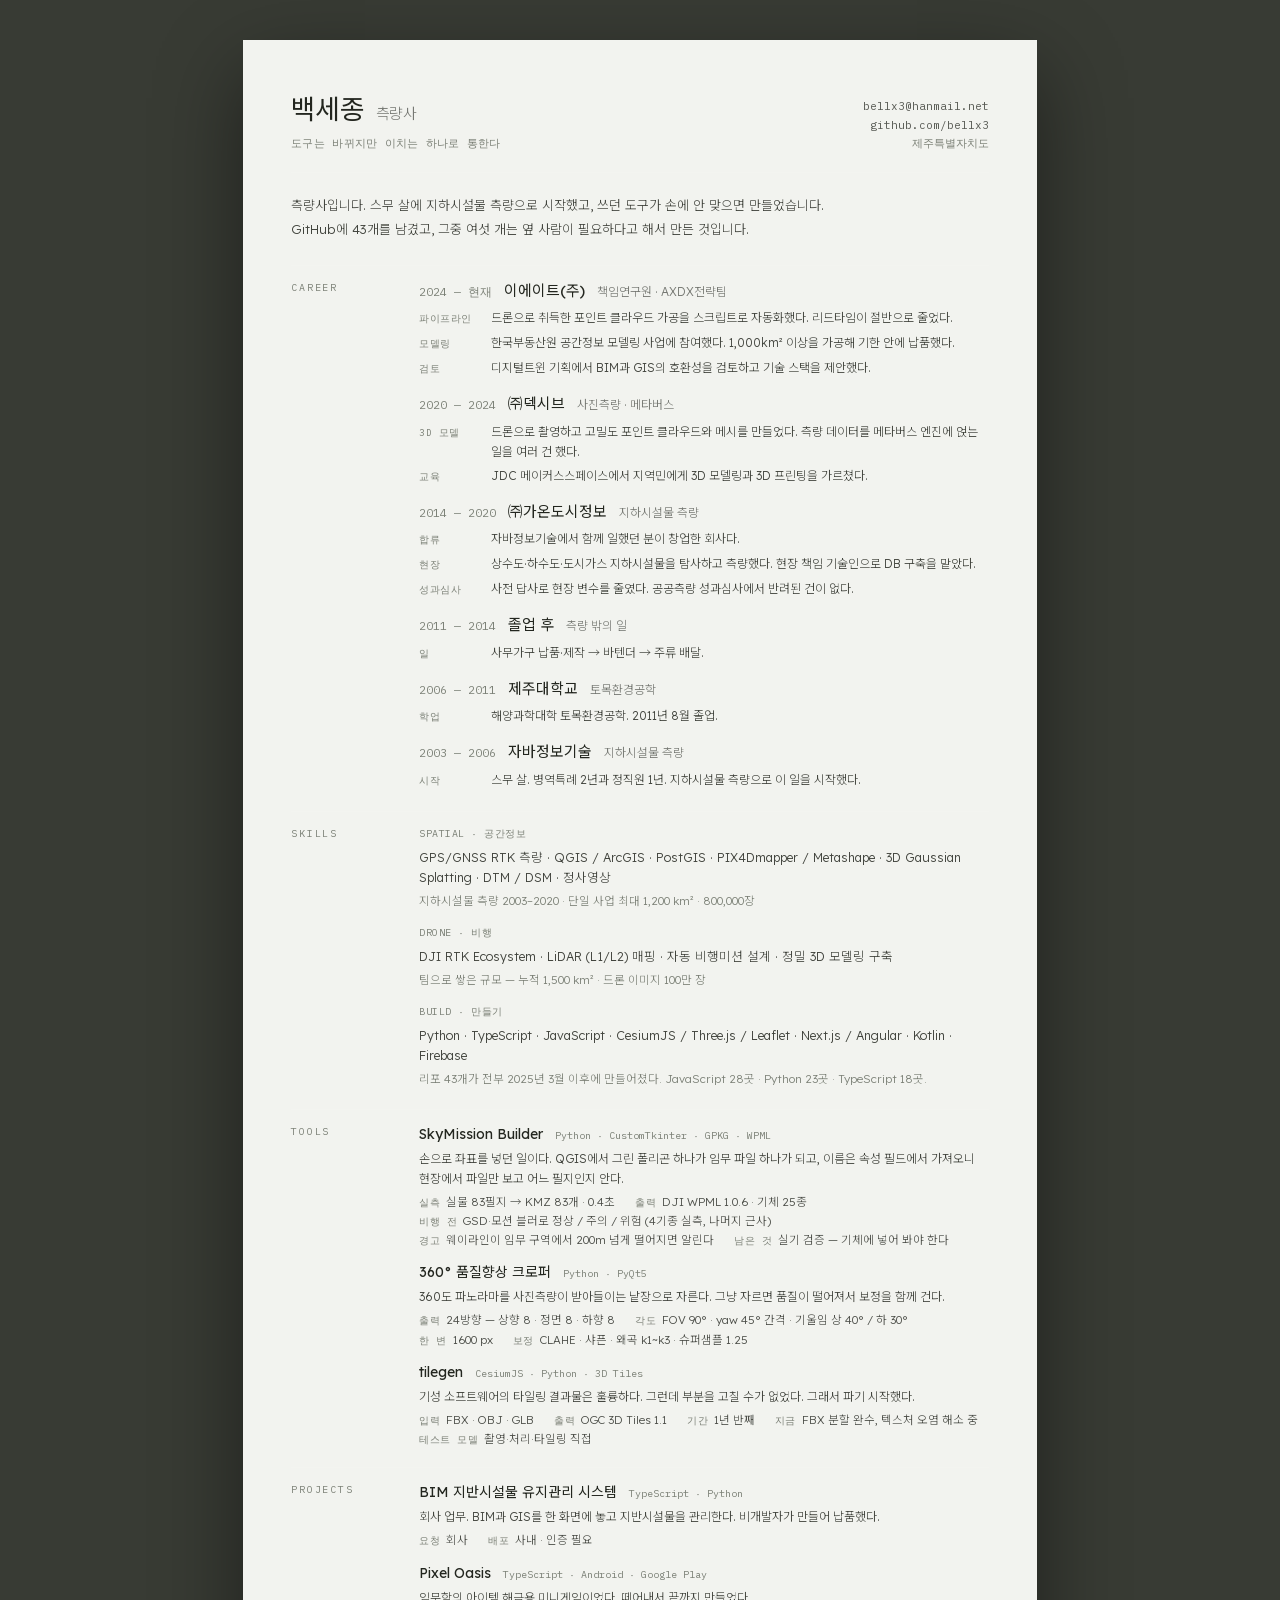
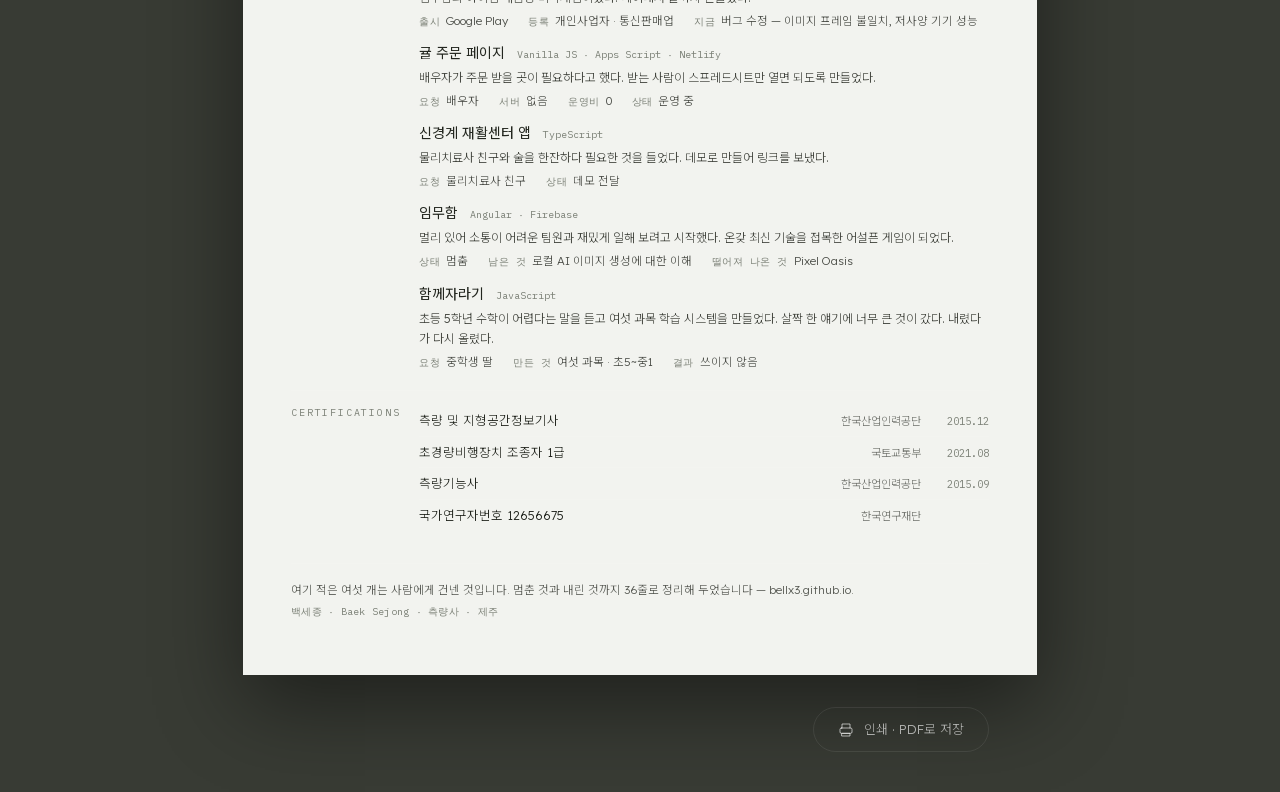
<file: resume/index.html>
<!DOCTYPE html><html lang="ko" class="lexend_e0d5d8c-module__CFtu_q__variable noto_sans_kr_644d278d-module__oohoqa__variable ibm_plex_mono_28411002-module__cjC0Ca__variable"><head><meta charSet="utf-8"/><meta name="viewport" content="width=device-width, initial-scale=1, viewport-fit=cover"/><link rel="preload" href="/_next/static/media/99e609270109b47d-s.p.40sczeszzbjw1.woff2" as="font" crossorigin="" type="font/woff2"/><link rel="preload" href="/_next/static/media/ca31d6821328a4e9-s.p.2svk7cnw5x6df.woff2" as="font" crossorigin="" type="font/woff2"/><link rel="preload" href="/_next/static/media/effe91970fc4db64-s.p.0oace-s_gkfks.woff2" as="font" crossorigin="" type="font/woff2"/><link rel="preload" href="/_next/static/media/fca78c2ee6cec166-s.p.1sn26-iqxrgtp.woff2" as="font" crossorigin="" type="font/woff2"/><link rel="stylesheet" href="/_next/static/chunks/0aoj1auhpbko0.css" data-precedence="next"/><link rel="stylesheet" href="/_next/static/chunks/0ija3-qz9rzaj.css" data-precedence="next"/><link rel="preload" as="script" fetchPriority="low" href="/_next/static/chunks/3jo326-gl07gn.js"/><script src="/_next/static/chunks/2dcyr0ve9et8i.js" async=""></script><script src="/_next/static/chunks/02yjws6067gp-.js" async=""></script><script src="/_next/static/chunks/3rfz95pp3goml.js" async=""></script><script src="/_next/static/chunks/turbopack-129afqjcqk25x.js" async=""></script><script src="/_next/static/chunks/0dse_64e_vr4k.js" async="" crossorigin=""></script><script src="/_next/static/chunks/18c9xm78d8psb.js" async="" crossorigin=""></script><script src="/_next/static/chunks/0sz55qij_jy3x.js" async="" crossorigin=""></script><script src="/_next/static/chunks/16yeleh_vllnx.js" async="" crossorigin=""></script><script src="/_next/static/chunks/2dlnmlof2tl-1.js" async="" crossorigin=""></script><script src="/_next/static/chunks/1f7ht6pc6p9cq.js" async="" crossorigin=""></script><script src="/_next/static/chunks/0zpzw88_0t2fh.js" async="" crossorigin=""></script><meta name="theme-color" content="#383b34"/><title>이력서 | 백세종</title><meta name="description" content="백세종 · 측량사 — 이력서"/><link rel="manifest" href="/manifest.webmanifest"/><meta name="robots" content="noindex, nofollow"/><meta property="og:title" content="백세종 · 측량사"/><meta property="og:description" content="측량사입니다. 스무 살에 지하시설물 측량으로 시작했고, 쓰던 도구가 손에 안 맞으면 만들었습니다. 제주."/><meta property="og:site_name" content="백세종"/><meta property="og:locale" content="ko_KR"/><meta property="og:image" content="https://bellx3.github.io/opengraph-image.jpg?opengraph-image.2m-3-lwv63dbu.jpg"/><meta property="og:image:type" content="image/jpeg"/><meta property="og:image:width" content="1200"/><meta property="og:image:height" content="630"/><meta property="og:image:alt" content="제주 지형을 스캔한 포인트클라우드 위에 「땅을 재고, 도구를 만든다」라는 문장과 백세종 · 측량사 · 제주가 적힌 표지"/><meta property="og:type" content="website"/><meta name="twitter:card" content="summary_large_image"/><meta name="twitter:title" content="백세종 · 측량사"/><meta name="twitter:description" content="측량사입니다. 스무 살에 지하시설물 측량으로 시작했고, 쓰던 도구가 손에 안 맞으면 만들었습니다. 제주."/><meta name="twitter:image" content="https://bellx3.github.io/opengraph-image.jpg?opengraph-image.2m-3-lwv63dbu.jpg"/><meta name="twitter:image:alt" content="제주 지형을 스캔한 포인트클라우드 위에 「땅을 재고, 도구를 만든다」라는 문장과 백세종 · 측량사 · 제주가 적힌 표지"/><meta name="twitter:image:type" content="image/jpeg"/><meta name="twitter:image:width" content="1200"/><meta name="twitter:image:height" content="630"/><link rel="icon" href="/icon.svg?icon.2q3qg4v6u-042.svg" sizes="any" type="image/svg+xml"/><link rel="apple-touch-icon" href="/apple-icon.png?apple-icon.0gsb308dedoc-.png" sizes="180x180" type="image/png"/><meta name="next-size-adjust" content=""/><script src="/_next/static/chunks/0cz1d0mv5g_q7.js" noModule=""></script></head><body><div hidden=""><!--$--><!--/$--></div><script>(self.__next_s=self.__next_s||[]).push([0,{"children":"document.documentElement.classList.add(\"js\")","id":"sv-js-flag"}])</script><!--$--><!--/$--><main class="min-h-screen bg-ground py-10 print:bg-white print:py-0"><article class="rs-sheet mx-auto max-w-[210mm] bg-paper px-8 py-10 text-paper-ink shadow-[0_30px_80px_rgba(0,0,0,0.45)] sm:px-12 sm:py-14"><header class="rs-block flex flex-wrap items-end justify-between gap-x-8 gap-y-4 border-b border-paper-ink/25 pb-5"><div><h1 class="text-[27px] leading-none font-normal tracking-tight">백세종<span class="ml-3 text-[15px] font-light text-paper-ink/60">측량사</span></h1><p class="mt-3 font-mono text-[11px] tracking-wide text-paper-label">도구는 바뀌지만<!-- --> <!-- -->이치는 하나로 통한다</p></div><dl class="flex flex-col gap-0.5 text-right font-mono text-[11px] text-paper-ink/75"><div>bellx3@hanmail.net</div><div>github.com/bellx3</div><div class="text-paper-label">제주특별자치도</div></dl></header><p class="rs-block mt-5 max-w-[62ch] text-[13px] leading-6 font-light text-paper-ink/85">측량사입니다. 스무 살에 지하시설물 측량으로 시작했고, 쓰던 도구가 손에 안 맞으면 만들었습니다. GitHub에 43개를 남겼고, 그중 여섯 개는 옆 사람이 필요하다고 해서 만든 것입니다.</p><div class="rs-stack mt-6 flex flex-col gap-5"><section class="rs-section grid gap-y-2.5 border-t border-paper-ink/15 pt-3.5 sm:grid-cols-[96px_1fr] sm:gap-x-8"><h2 class="font-mono text-[10px] tracking-[0.18em] text-paper-label uppercase">Career</h2><div class="flex flex-col gap-3.5"><div class="rs-block"><div class="flex flex-wrap items-baseline gap-x-3"><span class="font-mono text-[11.5px] text-paper-label">2024 — 현재</span><h3 class="text-[15px] font-normal">이에이트(주)</h3><span class="text-[12px] font-light text-paper-ink/60">책임연구원 · AXDX전략팀</span></div><ul class="mt-1.5 flex flex-col gap-1"><li class="flex items-baseline gap-2.5 text-[12px] leading-5"><span class="w-[62px] flex-none font-mono text-[9.5px] tracking-wider text-paper-label uppercase">파이프라인</span><span class="text-paper-ink/85">드론으로 취득한 포인트 클라우드 가공을 스크립트로 자동화했다. 리드타임이 절반으로 줄었다.</span></li><li class="flex items-baseline gap-2.5 text-[12px] leading-5"><span class="w-[62px] flex-none font-mono text-[9.5px] tracking-wider text-paper-label uppercase">모델링</span><span class="text-paper-ink/85">한국부동산원 공간정보 모델링 사업에 참여했다. 1,000km² 이상을 가공해 기한 안에 납품했다.</span></li><li class="flex items-baseline gap-2.5 text-[12px] leading-5"><span class="w-[62px] flex-none font-mono text-[9.5px] tracking-wider text-paper-label uppercase">검토</span><span class="text-paper-ink/85">디지털트윈 기획에서 BIM과 GIS의 호환성을 검토하고 기술 스택을 제안했다.</span></li></ul></div><div class="rs-block"><div class="flex flex-wrap items-baseline gap-x-3"><span class="font-mono text-[11.5px] text-paper-label">2020 — 2024</span><h3 class="text-[15px] font-normal">㈜덱시브</h3><span class="text-[12px] font-light text-paper-ink/60">사진측량 · 메타버스</span></div><ul class="mt-1.5 flex flex-col gap-1"><li class="flex items-baseline gap-2.5 text-[12px] leading-5"><span class="w-[62px] flex-none font-mono text-[9.5px] tracking-wider text-paper-label uppercase">3D 모델</span><span class="text-paper-ink/85">드론으로 촬영하고 고밀도 포인트 클라우드와 메시를 만들었다. 측량 데이터를 메타버스 엔진에 얹는 일을 여러 건 했다.</span></li><li class="flex items-baseline gap-2.5 text-[12px] leading-5"><span class="w-[62px] flex-none font-mono text-[9.5px] tracking-wider text-paper-label uppercase">교육</span><span class="text-paper-ink/85">JDC 메이커스스페이스에서 지역민에게 3D 모델링과 3D 프린팅을 가르쳤다.</span></li></ul></div><div class="rs-block"><div class="flex flex-wrap items-baseline gap-x-3"><span class="font-mono text-[11.5px] text-paper-label">2014 — 2020</span><h3 class="text-[15px] font-normal">㈜가온도시정보</h3><span class="text-[12px] font-light text-paper-ink/60">지하시설물 측량</span></div><ul class="mt-1.5 flex flex-col gap-1"><li class="flex items-baseline gap-2.5 text-[12px] leading-5"><span class="w-[62px] flex-none font-mono text-[9.5px] tracking-wider text-paper-label uppercase">합류</span><span class="text-paper-ink/85">자바정보기술에서 함께 일했던 분이 창업한 회사다.</span></li><li class="flex items-baseline gap-2.5 text-[12px] leading-5"><span class="w-[62px] flex-none font-mono text-[9.5px] tracking-wider text-paper-label uppercase">현장</span><span class="text-paper-ink/85">상수도·하수도·도시가스 지하시설물을 탐사하고 측량했다. 현장 책임 기술인으로 DB 구축을 맡았다.</span></li><li class="flex items-baseline gap-2.5 text-[12px] leading-5"><span class="w-[62px] flex-none font-mono text-[9.5px] tracking-wider text-paper-label uppercase">성과심사</span><span class="text-paper-ink/85">사전 답사로 현장 변수를 줄였다. 공공측량 성과심사에서 반려된 건이 없다.</span></li></ul></div><div class="rs-block"><div class="flex flex-wrap items-baseline gap-x-3"><span class="font-mono text-[11.5px] text-paper-label">2011 — 2014</span><h3 class="text-[15px] font-normal">졸업 후</h3><span class="text-[12px] font-light text-paper-ink/60">측량 밖의 일</span></div><ul class="mt-1.5 flex flex-col gap-1"><li class="flex items-baseline gap-2.5 text-[12px] leading-5"><span class="w-[62px] flex-none font-mono text-[9.5px] tracking-wider text-paper-label uppercase">일</span><span class="text-paper-ink/85">사무가구 납품·제작 → 바텐더 → 주류 배달.</span></li></ul></div><div class="rs-block"><div class="flex flex-wrap items-baseline gap-x-3"><span class="font-mono text-[11.5px] text-paper-label">2006 — 2011</span><h3 class="text-[15px] font-normal">제주대학교</h3><span class="text-[12px] font-light text-paper-ink/60">토목환경공학</span></div><ul class="mt-1.5 flex flex-col gap-1"><li class="flex items-baseline gap-2.5 text-[12px] leading-5"><span class="w-[62px] flex-none font-mono text-[9.5px] tracking-wider text-paper-label uppercase">학업</span><span class="text-paper-ink/85">해양과학대학 토목환경공학. 2011년 8월 졸업.</span></li></ul></div><div class="rs-block"><div class="flex flex-wrap items-baseline gap-x-3"><span class="font-mono text-[11.5px] text-paper-label">2003 — 2006</span><h3 class="text-[15px] font-normal">자바정보기술</h3><span class="text-[12px] font-light text-paper-ink/60">지하시설물 측량</span></div><ul class="mt-1.5 flex flex-col gap-1"><li class="flex items-baseline gap-2.5 text-[12px] leading-5"><span class="w-[62px] flex-none font-mono text-[9.5px] tracking-wider text-paper-label uppercase">시작</span><span class="text-paper-ink/85">스무 살. 병역특례 2년과 정직원 1년. 지하시설물 측량으로 이 일을 시작했다.</span></li></ul></div></div></section><section class="rs-section grid gap-y-2.5 border-t border-paper-ink/15 pt-3.5 sm:grid-cols-[96px_1fr] sm:gap-x-8"><h2 class="font-mono text-[10px] tracking-[0.18em] text-paper-label uppercase">Skills</h2><div class="flex flex-col gap-3.5"><div class="rs-block"><h3 class="font-mono text-[10px] tracking-wider text-paper-label uppercase">Spatial · 공간정보</h3><p class="mt-1.5 text-[12.5px] leading-5 text-paper-ink/85">GPS/GNSS RTK 측량 · QGIS / ArcGIS · PostGIS · PIX4Dmapper / Metashape · 3D Gaussian Splatting · DTM / DSM · 정사영상</p><p class="mt-1 text-[11.5px] leading-5 text-paper-label">지하시설물 측량 2003–2020 · 단일 사업 최대 1,200 km² · 800,000장</p></div><div class="rs-block"><h3 class="font-mono text-[10px] tracking-wider text-paper-label uppercase">Drone · 비행</h3><p class="mt-1.5 text-[12.5px] leading-5 text-paper-ink/85">DJI RTK Ecosystem · LiDAR (L1/L2) 매핑 · 자동 비행미션 설계 · 정밀 3D 모델링 구축</p><p class="mt-1 text-[11.5px] leading-5 text-paper-label">팀으로 쌓은 규모 — 누적 1,500 km² · 드론 이미지 100만 장</p></div><div class="rs-block"><h3 class="font-mono text-[10px] tracking-wider text-paper-label uppercase">Build · 만들기</h3><p class="mt-1.5 text-[12.5px] leading-5 text-paper-ink/85">Python · TypeScript · JavaScript · CesiumJS / Three.js / Leaflet · Next.js / Angular · Kotlin · Firebase</p><p class="mt-1 text-[11.5px] leading-5 text-paper-label">리포 43개가 전부 2025년 3월 이후에 만들어졌다. JavaScript 28곳 · Python 23곳 · TypeScript 18곳.</p></div></div></section><section class="rs-section grid gap-y-2.5 border-t border-paper-ink/15 pt-3.5 sm:grid-cols-[96px_1fr] sm:gap-x-8"><h2 class="font-mono text-[10px] tracking-[0.18em] text-paper-label uppercase">Tools</h2><div class="flex flex-col gap-3.5"><div class="rs-block"><h3 class="text-[14px] font-normal">SkyMission Builder<span class="ml-3 font-mono text-[10px] text-paper-label">Python · CustomTkinter · GPKG · WPML</span></h3><p class="mt-1 text-[12px] leading-5 text-paper-ink/85">손으로 좌표를 넣던 일이다. QGIS에서 그린 폴리곤 하나가 임무 파일 하나가 되고, 이름은 속성 필드에서 가져오니 현장에서 파일만 보고 어느 필지인지 안다.</p><dl class="mt-1 flex flex-wrap items-baseline gap-x-5 gap-y-0.5"><div class="flex items-baseline gap-1.5"><dt class="font-mono text-[9.5px] tracking-wider text-paper-label uppercase">실측</dt><dd class="text-[11.5px] text-paper-ink/80">실물 83필지 → KMZ 83개 · 0.4초</dd></div><div class="flex items-baseline gap-1.5"><dt class="font-mono text-[9.5px] tracking-wider text-paper-label uppercase">출력</dt><dd class="text-[11.5px] text-paper-ink/80">DJI WPML 1.0.6 · 기체 25종</dd></div><div class="flex items-baseline gap-1.5"><dt class="font-mono text-[9.5px] tracking-wider text-paper-label uppercase">비행 전</dt><dd class="text-[11.5px] text-paper-ink/80">GSD·모션 블러로 정상 / 주의 / 위험 (4기종 실측, 나머지 근사)</dd></div><div class="flex items-baseline gap-1.5"><dt class="font-mono text-[9.5px] tracking-wider text-paper-label uppercase">경고</dt><dd class="text-[11.5px] text-paper-ink/80">웨이라인이 임무 구역에서 200m 넘게 떨어지면 알린다</dd></div><div class="flex items-baseline gap-1.5"><dt class="font-mono text-[9.5px] tracking-wider text-paper-label uppercase">남은 것</dt><dd class="text-[11.5px] text-paper-ink/80">실기 검증 — 기체에 넣어 봐야 한다</dd></div></dl></div><div class="rs-block"><h3 class="text-[14px] font-normal">360° 품질향상 크로퍼<span class="ml-3 font-mono text-[10px] text-paper-label">Python · PyQt5</span></h3><p class="mt-1 text-[12px] leading-5 text-paper-ink/85">360도 파노라마를 사진측량이 받아들이는 낱장으로 자른다. 그냥 자르면 품질이 떨어져서 보정을 함께 건다.</p><dl class="mt-1 flex flex-wrap items-baseline gap-x-5 gap-y-0.5"><div class="flex items-baseline gap-1.5"><dt class="font-mono text-[9.5px] tracking-wider text-paper-label uppercase">출력</dt><dd class="text-[11.5px] text-paper-ink/80">24방향 — 상향 8 · 정면 8 · 하향 8</dd></div><div class="flex items-baseline gap-1.5"><dt class="font-mono text-[9.5px] tracking-wider text-paper-label uppercase">각도</dt><dd class="text-[11.5px] text-paper-ink/80">FOV 90° · yaw 45° 간격 · 기울임 상 40° / 하 30°</dd></div><div class="flex items-baseline gap-1.5"><dt class="font-mono text-[9.5px] tracking-wider text-paper-label uppercase">한 변</dt><dd class="text-[11.5px] text-paper-ink/80">1600 px</dd></div><div class="flex items-baseline gap-1.5"><dt class="font-mono text-[9.5px] tracking-wider text-paper-label uppercase">보정</dt><dd class="text-[11.5px] text-paper-ink/80">CLAHE · 샤픈 · 왜곡 k1~k3 · 슈퍼샘플 1.25</dd></div></dl></div><div class="rs-block"><h3 class="text-[14px] font-normal">tilegen<span class="ml-3 font-mono text-[10px] text-paper-label">CesiumJS · Python · 3D Tiles</span></h3><p class="mt-1 text-[12px] leading-5 text-paper-ink/85">기성 소프트웨어의 타일링 결과물은 훌륭하다. 그런데 부분을 고칠 수가 없었다. 그래서 파기 시작했다.</p><dl class="mt-1 flex flex-wrap items-baseline gap-x-5 gap-y-0.5"><div class="flex items-baseline gap-1.5"><dt class="font-mono text-[9.5px] tracking-wider text-paper-label uppercase">입력</dt><dd class="text-[11.5px] text-paper-ink/80">FBX · OBJ · GLB</dd></div><div class="flex items-baseline gap-1.5"><dt class="font-mono text-[9.5px] tracking-wider text-paper-label uppercase">출력</dt><dd class="text-[11.5px] text-paper-ink/80">OGC 3D Tiles 1.1</dd></div><div class="flex items-baseline gap-1.5"><dt class="font-mono text-[9.5px] tracking-wider text-paper-label uppercase">기간</dt><dd class="text-[11.5px] text-paper-ink/80">1년 반째</dd></div><div class="flex items-baseline gap-1.5"><dt class="font-mono text-[9.5px] tracking-wider text-paper-label uppercase">지금</dt><dd class="text-[11.5px] text-paper-ink/80">FBX 분할 완수, 텍스처 오염 해소 중</dd></div><div class="flex items-baseline gap-1.5"><dt class="font-mono text-[9.5px] tracking-wider text-paper-label uppercase">테스트 모델</dt><dd class="text-[11.5px] text-paper-ink/80">촬영·처리·타일링 직접</dd></div></dl></div></div></section><section class="rs-section grid gap-y-2.5 border-t border-paper-ink/15 pt-3.5 sm:grid-cols-[96px_1fr] sm:gap-x-8"><h2 class="font-mono text-[10px] tracking-[0.18em] text-paper-label uppercase">Projects</h2><div class="flex flex-col gap-3.5"><div class="rs-block"><h3 class="text-[14px] font-normal">BIM 지반시설물 유지관리 시스템<span class="ml-3 font-mono text-[10px] text-paper-label">TypeScript · Python</span></h3><p class="mt-1 text-[12px] leading-5 text-paper-ink/85">회사 업무. BIM과 GIS를 한 화면에 놓고 지반시설물을 관리한다. 비개발자가 만들어 납품했다.</p><dl class="mt-1 flex flex-wrap items-baseline gap-x-5 gap-y-0.5"><div class="flex items-baseline gap-1.5"><dt class="font-mono text-[9.5px] tracking-wider text-paper-label uppercase">요청</dt><dd class="text-[11.5px] text-paper-ink/80">회사</dd></div><div class="flex items-baseline gap-1.5"><dt class="font-mono text-[9.5px] tracking-wider text-paper-label uppercase">배포</dt><dd class="text-[11.5px] text-paper-ink/80">사내 · 인증 필요</dd></div></dl></div><div class="rs-block"><h3 class="text-[14px] font-normal">Pixel Oasis<span class="ml-3 font-mono text-[10px] text-paper-label">TypeScript · Android · Google Play</span></h3><p class="mt-1 text-[12px] leading-5 text-paper-ink/85">임무함의 아이템 해금용 미니게임이었다. 떼어내서 끝까지 만들었다.</p><dl class="mt-1 flex flex-wrap items-baseline gap-x-5 gap-y-0.5"><div class="flex items-baseline gap-1.5"><dt class="font-mono text-[9.5px] tracking-wider text-paper-label uppercase">출시</dt><dd class="text-[11.5px] text-paper-ink/80">Google Play</dd></div><div class="flex items-baseline gap-1.5"><dt class="font-mono text-[9.5px] tracking-wider text-paper-label uppercase">등록</dt><dd class="text-[11.5px] text-paper-ink/80">개인사업자 · 통신판매업</dd></div><div class="flex items-baseline gap-1.5"><dt class="font-mono text-[9.5px] tracking-wider text-paper-label uppercase">지금</dt><dd class="text-[11.5px] text-paper-ink/80">버그 수정 — 이미지 프레임 불일치, 저사양 기기 성능</dd></div></dl></div><div class="rs-block"><h3 class="text-[14px] font-normal">귤 주문 페이지<span class="ml-3 font-mono text-[10px] text-paper-label">Vanilla JS · Apps Script · Netlify</span></h3><p class="mt-1 text-[12px] leading-5 text-paper-ink/85">배우자가 주문 받을 곳이 필요하다고 했다. 받는 사람이 스프레드시트만 열면 되도록 만들었다.</p><dl class="mt-1 flex flex-wrap items-baseline gap-x-5 gap-y-0.5"><div class="flex items-baseline gap-1.5"><dt class="font-mono text-[9.5px] tracking-wider text-paper-label uppercase">요청</dt><dd class="text-[11.5px] text-paper-ink/80">배우자</dd></div><div class="flex items-baseline gap-1.5"><dt class="font-mono text-[9.5px] tracking-wider text-paper-label uppercase">서버</dt><dd class="text-[11.5px] text-paper-ink/80">없음</dd></div><div class="flex items-baseline gap-1.5"><dt class="font-mono text-[9.5px] tracking-wider text-paper-label uppercase">운영비</dt><dd class="text-[11.5px] text-paper-ink/80">0</dd></div><div class="flex items-baseline gap-1.5"><dt class="font-mono text-[9.5px] tracking-wider text-paper-label uppercase">상태</dt><dd class="text-[11.5px] text-paper-ink/80">운영 중</dd></div></dl></div><div class="rs-block"><h3 class="text-[14px] font-normal">신경계 재활센터 앱<span class="ml-3 font-mono text-[10px] text-paper-label">TypeScript</span></h3><p class="mt-1 text-[12px] leading-5 text-paper-ink/85">물리치료사 친구와 술을 한잔하다 필요한 것을 들었다. 데모로 만들어 링크를 보냈다.</p><dl class="mt-1 flex flex-wrap items-baseline gap-x-5 gap-y-0.5"><div class="flex items-baseline gap-1.5"><dt class="font-mono text-[9.5px] tracking-wider text-paper-label uppercase">요청</dt><dd class="text-[11.5px] text-paper-ink/80">물리치료사 친구</dd></div><div class="flex items-baseline gap-1.5"><dt class="font-mono text-[9.5px] tracking-wider text-paper-label uppercase">상태</dt><dd class="text-[11.5px] text-paper-ink/80">데모 전달</dd></div></dl></div><div class="rs-block"><h3 class="text-[14px] font-normal">임무함<span class="ml-3 font-mono text-[10px] text-paper-label">Angular · Firebase</span></h3><p class="mt-1 text-[12px] leading-5 text-paper-ink/85">멀리 있어 소통이 어려운 팀원과 재밌게 일해 보려고 시작했다. 온갖 최신 기술을 접목한 어설픈 게임이 되었다.</p><dl class="mt-1 flex flex-wrap items-baseline gap-x-5 gap-y-0.5"><div class="flex items-baseline gap-1.5"><dt class="font-mono text-[9.5px] tracking-wider text-paper-label uppercase">상태</dt><dd class="text-[11.5px] text-paper-ink/80">멈춤</dd></div><div class="flex items-baseline gap-1.5"><dt class="font-mono text-[9.5px] tracking-wider text-paper-label uppercase">남은 것</dt><dd class="text-[11.5px] text-paper-ink/80">로컬 AI 이미지 생성에 대한 이해</dd></div><div class="flex items-baseline gap-1.5"><dt class="font-mono text-[9.5px] tracking-wider text-paper-label uppercase">떨어져 나온 것</dt><dd class="text-[11.5px] text-paper-ink/80">Pixel Oasis</dd></div></dl></div><div class="rs-block"><h3 class="text-[14px] font-normal">함께자라기<span class="ml-3 font-mono text-[10px] text-paper-label">JavaScript</span></h3><p class="mt-1 text-[12px] leading-5 text-paper-ink/85">초등 5학년 수학이 어렵다는 말을 듣고 여섯 과목 학습 시스템을 만들었다. 살짝 한 얘기에 너무 큰 것이 갔다. 내렸다가 다시 올렸다.</p><dl class="mt-1 flex flex-wrap items-baseline gap-x-5 gap-y-0.5"><div class="flex items-baseline gap-1.5"><dt class="font-mono text-[9.5px] tracking-wider text-paper-label uppercase">요청</dt><dd class="text-[11.5px] text-paper-ink/80">중학생 딸</dd></div><div class="flex items-baseline gap-1.5"><dt class="font-mono text-[9.5px] tracking-wider text-paper-label uppercase">만든 것</dt><dd class="text-[11.5px] text-paper-ink/80">여섯 과목 · 초5~중1</dd></div><div class="flex items-baseline gap-1.5"><dt class="font-mono text-[9.5px] tracking-wider text-paper-label uppercase">결과</dt><dd class="text-[11.5px] text-paper-ink/80">쓰이지 않음</dd></div></dl></div></div></section><section class="rs-section grid gap-y-2.5 border-t border-paper-ink/15 pt-3.5 sm:grid-cols-[96px_1fr] sm:gap-x-8"><h2 class="font-mono text-[10px] tracking-[0.18em] text-paper-label uppercase">Certifications</h2><div class="flex flex-col gap-3.5"><ul class="rs-block flex flex-col"><li class="flex flex-wrap items-baseline gap-x-4 gap-y-0.5 border-b border-paper-ink/10 py-1.5 last:border-b-0"><span class="min-w-0 flex-1 text-[12.5px]">측량 및 지형공간정보기사</span><span class="text-[11px] text-paper-ink/60">한국산업인력공단</span><span class="w-[52px] text-right font-mono text-[10.5px] text-paper-label">2015.12</span></li><li class="flex flex-wrap items-baseline gap-x-4 gap-y-0.5 border-b border-paper-ink/10 py-1.5 last:border-b-0"><span class="min-w-0 flex-1 text-[12.5px]">초경량비행장치 조종자 1급</span><span class="text-[11px] text-paper-ink/60">국토교통부</span><span class="w-[52px] text-right font-mono text-[10.5px] text-paper-label">2021.08</span></li><li class="flex flex-wrap items-baseline gap-x-4 gap-y-0.5 border-b border-paper-ink/10 py-1.5 last:border-b-0"><span class="min-w-0 flex-1 text-[12.5px]">측량기능사</span><span class="text-[11px] text-paper-ink/60">한국산업인력공단</span><span class="w-[52px] text-right font-mono text-[10.5px] text-paper-label">2015.09</span></li><li class="flex flex-wrap items-baseline gap-x-4 gap-y-0.5 border-b border-paper-ink/10 py-1.5 last:border-b-0"><span class="min-w-0 flex-1 text-[12.5px]">국가연구자번호 12656675</span><span class="text-[11px] text-paper-ink/60">한국연구재단</span><span class="w-[52px] text-right font-mono text-[10.5px] text-paper-label"></span></li></ul></div></section></div><footer class="rs-block rs-foot mt-8 flex flex-col gap-1 border-t border-paper-ink/15 pt-4"><p class="text-[11.5px] leading-5 text-paper-ink/75">여기 적은 여섯 개는 사람에게 건넨 것입니다. 멈춘 것과 내린 것까지 <!-- -->36<!-- -->줄로 정리해 두었습니다<!-- --> — bellx3.github.io<!-- -->.</p><p class="font-mono text-[10px] tracking-wide text-paper-label">백세종 · Baek Sejong · <!-- -->측량사<!-- --> · <!-- -->제주</p></footer></article><div class="mx-auto mt-8 flex max-w-[210mm] justify-end px-8 print:hidden sm:px-12"><button type="button" class="inline-flex items-center gap-2.5 rounded-full border border-rule px-6 py-3 text-[13px] font-light text-ink-soft transition-colors duration-300 hover:border-laser/40 hover:text-ink"><svg class="h-4 w-4" viewBox="0 0 24 24" fill="none" stroke="currentColor" stroke-width="1.5" stroke-linecap="round" stroke-linejoin="round" aria-hidden="true"><path d="M6 9V3h12v6"></path><rect x="3" y="9" width="18" height="8" rx="2"></rect><path d="M6 17h12v4H6z"></path></svg>인쇄 · PDF로 저장</button></div></main><!--$--><!--/$--><script src="/_next/static/chunks/3jo326-gl07gn.js" id="_R_" async=""></script><script>(self.__next_f=self.__next_f||[]).push([0])</script><script>self.__next_f.push([1,"1:\"$Sreact.fragment\"\n2:I[74319,[\"/_next/static/chunks/0dse_64e_vr4k.js\",\"/_next/static/chunks/18c9xm78d8psb.js\"],\"\"]\n3:I[42865,[\"/_next/static/chunks/0dse_64e_vr4k.js\",\"/_next/static/chunks/18c9xm78d8psb.js\"],\"Providers\"]\n4:I[7503,[\"/_next/static/chunks/0sz55qij_jy3x.js\"],\"default\"]\n5:I[71653,[\"/_next/static/chunks/0dse_64e_vr4k.js\",\"/_next/static/chunks/18c9xm78d8psb.js\",\"/_next/static/chunks/16yeleh_vllnx.js\"],\"default\"]\n6:I[18408,[\"/_next/static/chunks/0sz55qij_jy3x.js\"],\"default\"]\n7:I[11460,[\"/_next/static/chunks/0dse_64e_vr4k.js\",\"/_next/static/chunks/18c9xm78d8psb.js\",\"/_next/static/chunks/2dlnmlof2tl-1.js\"],\"\"]\n1a:I[31823,[\"/_next/static/chunks/0dse_64e_vr4k.js\",\"/_next/static/chunks/18c9xm78d8psb.js\",\"/_next/static/chunks/1f7ht6pc6p9cq.js\"],\"default\"]\n:HL[\"/_next/static/chunks/0aoj1auhpbko0.css\",\"style\"]\n:HL[\"/_next/static/chunks/0ija3-qz9rzaj.css\",\"style\"]\n:HL[\"/_next/static/media/99e609270109b47d-s.p.40sczeszzbjw1.woff2\",\"font\",{\"crossOrigin\":\"\",\"type\":\"font/woff2\"}]\n:HL[\"/_next/static/media/ca31d6821328a4e9-s.p.2svk7cnw5x6df.woff2\",\"font\",{\"crossOrigin\":\"\",\"type\":\"font/woff2\"}]\n:HL[\"/_next/static/media/effe91970fc4db64-s.p.0oace-s_gkfks.woff2\",\"font\",{\"crossOrigin\":\"\",\"type\":\"font/woff2\"}]\n:HL[\"/_next/static/media/fca78c2ee6cec166-s.p.1sn26-iqxrgtp.woff2\",\"font\",{\"crossOrigin\":\"\",\"type\":\"font/woff2\"}]\n18:X\n0:{\"P\":null,\"c\":[\"\",\"resume\",\"\"],\"q\":\"\",\"i\":false,\"f\":[[[\"\",{\"children\":[\"resume\",{\"children\":[\"__PAGE__\",{},\"$undefined\",\"$undefined\",4608]},\"$undefined\",\"$undefined\",4608]},\"$undefined\",\"$undefined\",4624],[[\"$\",\"$1\",\"c\",{\"children\":[[[\"$\",\"link\",\"0\",{\"rel\":\"stylesheet\",\"href\":\"/_next/static/chunks/0aoj1auhpbko0.css\",\"precedence\":\"next\",\"crossOrigin\":\"$undefined\",\"nonce\":\"$undefined\"}],[\"$\",\"link\",\"1\",{\"rel\":\"stylesheet\",\"href\":\"/_next/static/chunks/0ija3-qz9rzaj.css\",\"precedence\":\"next\",\"crossOrigin\":\"$undefined\",\"nonce\":\"$undefined\"}],[\"$\",\"script\",\"script-0\",{\"src\":\"/_next/static/chunks/0dse_64e_vr4k.js\",\"async\":true,\"nonce\":\"$undefined\"}],[\"$\",\"script\",\"script-1\",{\"src\":\"/_next/static/chunks/18c9xm78d8psb.js\",\"async\":true,\"nonce\":\"$undefined\"}]],[\"$\",\"html\",null,{\"lang\":\"ko\",\"suppressHydrationWarning\":true,\"className\":\"lexend_e0d5d8c-module__CFtu_q__variable noto_sans_kr_644d278d-module__oohoqa__variable ibm_plex_mono_28411002-module__cjC0Ca__variable\",\"children\":[\"$\",\"body\",null,{\"children\":[[\"$\",\"$L2\",null,{\"id\":\"sv-js-flag\",\"strategy\":\"beforeInteractive\",\"children\":\"document.documentElement.classList.add(\\\"js\\\")\"}],[\"$\",\"$L3\",null,{\"children\":[\"$\",\"$L4\",null,{\"parallelRouterKey\":\"children\",\"error\":\"$5\",\"errorStyles\":[],\"errorScripts\":[[\"$\",\"script\",\"script-0\",{\"src\":\"/_next/static/chunks/16yeleh_vllnx.js\",\"async\":true}]],\"template\":[\"$\",\"$L6\",null,{}],\"templateStyles\":\"$undefined\",\"templateScripts\":\"$undefined\",\"notFound\":[[\"$\",\"main\",null,{\"className\":\"flex min-h-screen flex-col items-center justify-center bg-ground px-6 text-center\",\"children\":[[\"$\",\"p\",null,{\"className\":\"font-mono text-[12px] tracking-[0.28em] text-laser uppercase\",\"children\":\"Error 404\"}],[\"$\",\"h1\",null,{\"className\":\"mt-6 text-[28px] leading-snug font-light text-ink sm:text-[34px]\",\"children\":\"찾으시는 자리가 없습니다\"}],[\"$\",\"p\",null,{\"className\":\"mt-4 max-w-[46ch] text-[15px] leading-7 font-light text-ink-soft\",\"children\":\"주소가 바뀌었거나, 처음부터 없던 좌표입니다.\"}],[\"$\",\"$L7\",null,{\"className\":\"mt-10 inline-flex items-center gap-3 rounded-full bg-paper px-7 py-4 text-[15px] font-normal text-paper-ink transition-transform duration-500 hover:-translate-y-0.5\",\"href\":\"/\",\"children\":\"처음으로\"}]]}],[]],\"forbidden\":\"$undefined\",\"unauthorized\":\"$undefined\"}]}]]}]}]]}],{\"children\":[[\"$\",\"$1\",\"c\",{\"children\":[null,[\"$\",\"$L4\",null,{\"parallelRouterKey\":\"children\",\"error\":\"$undefined\",\"errorStyles\":\"$undefined\",\"errorScripts\":\"$undefined\",\"template\":[\"$\",\"$L6\",null,{}],\"templateStyles\":\"$undefined\",\"templateScripts\":\"$undefined\",\"notFound\":\"$undefined\",\"forbidden\":\"$undefined\",\"unauthorized\":\"$undefined\"}]]}],{\"children\":[[\"$\",\"$1\",\"c\",{\"children\":[[\"$\",\"main\",null,{\"className\":\"min-h-screen bg-ground py-10 print:bg-white print:py-0\",\"children\":[[\"$\",\"article\",null,{\"className\":\"rs-sheet mx-auto max-w-[210mm] bg-paper px-8 py-10 text-paper-ink shadow-[0_30px_80px_rgba(0,0,0,0.45)] sm:px-12 sm:py-14\",\"children\":[[\"$\",\"header\",null,{\"className\":\"rs-block flex flex-wrap items-end justify-between gap-x-8 gap-y-4 border-b border-paper-ink/25 pb-5\",\"children\":[[\"$\",\"div\",null,{\"children\":[[\"$\",\"h1\",null,{\"className\":\"text-[27px] leading-none font-normal tracking-tight\",\"children\":[\"백세종\",[\"$\",\"span\",null,{\"className\":\"ml-3 text-[15px] font-light text-paper-ink/60\",\"children\":\"측량사\"}]]}],[\"$\",\"p\",null,{\"className\":\"mt-3 font-mono text-[11px] tracking-wide text-paper-label\",\"children\":[\"도구는 바뀌지만\",\" \",\"이치는 하나로 통한다\"]}]]}],[\"$\",\"dl\",null,{\"className\":\"flex flex-col gap-0.5 text-right font-mono text-[11px] text-paper-ink/75\",\"children\":[[\"$\",\"div\",null,{\"children\":\"bellx3@hanmail.net\"}],[\"$\",\"div\",null,{\"children\":\"github.com/bellx3\"}],[\"$\",\"div\",null,{\"className\":\"text-paper-label\",\"children\":\"제주특별자치도\"}]]}]]}],[\"$\",\"p\",null,{\"className\":\"rs-block mt-5 max-w-[62ch] text-[13px] leading-6 font-light text-paper-ink/85\",\"children\":\"측량사입니다. 스무 살에 지하시설물 측량으로 시작했고, 쓰던 도구가 손에 안 맞으면 만들었습니다. GitHub에 43개를 남겼고, 그중 여섯 개는 옆 사람이 필요하다고 해서 만든 것입니다.\"}],[\"$\",\"div\",null,{\"className\":\"rs-stack mt-6 flex flex-col gap-5\",\"children\":[[\"$\",\"section\",null,{\"className\":\"rs-section grid gap-y-2.5 border-t border-paper-ink/15 pt-3.5 sm:grid-cols-[96px_1fr] sm:gap-x-8\",\"children\":[[\"$\",\"h2\",null,{\"className\":\"font-mono text-[10px] tracking-[0.18em] text-paper-label uppercase\",\"children\":\"Career\"}],[\"$\",\"div\",null,{\"className\":\"flex flex-col gap-3.5\",\"children\":[[\"$\",\"div\",\"이에이트(주)\",{\"className\":\"rs-block\",\"children\":[[\"$\",\"div\",null,{\"className\":\"flex flex-wrap items-baseline gap-x-3\",\"children\":[[\"$\",\"span\",null,{\"className\":\"font-mono text-[11.5px] text-paper-label\",\"children\":\"2024 — 현재\"}],\"$L8\",\"$L9\"]}],\"$La\"]}],\"$Lb\",\"$Lc\",\"$Ld\",\"$Le\",\"$Lf\"]}]]}],\"$L10\",\"$L11\",\"$L12\",\"$L13\"]}],\"$L14\"]}],\"$L15\"]}],[\"$L16\"],\"$L17\"]}],{},null,false,null]},null,false,\"$18\"]},null,false,null],\"$L19\",false]],\"m\":\"$undefined\",\"G\":[\"$1a\",[\"$L1b\",\"$L1c\"]],\"S\":true,\"h\":null,\"r\":\"$undefined\",\"s\":\"$undefined\",\"a\":\"$undefined\",\"l\":\"$undefined\",\"p\":\"$undefined\",\"d\":\"$undefined\",\"b\":\"DlargOqxElkgvzby0ivow\"}\n24:I[78119,[\"/_next/static/chunks/0dse_64e_vr4k.js\",\"/_next/static/chunks/18c9xm78d8psb.js\",\"/_next/static/chunks/0zpzw88_0t2fh.js\"],\"PrintButton\"]\n25:I[35512,[\"/_next/static/chunks/0sz55qij_jy3x.js\"],\"OutletBoundary\"]\n26:\"$Sreact.suspense\"\n28:I[35512,[\"/_next/static/chunks/0sz55qij_jy3x.js\"],\"ViewportBoundary\"]\n2a:I[35512,[\"/_next/static/chunks/0sz55qij_jy3x.js\"],\"MetadataBoundary\"]\n8:[\"$\",\"h3\",null,{\"className\":\"text-[15px] font-normal\",\"children\":\"이에이트(주)\"}]\n9:[\"$\",\"span\",null,{\"className\":\"text-[12px] font-light text-paper-ink/60\",\"children\":\"책임연구원 · AXDX전략팀\"}]\na:[\"$\",\"ul\",null,{\"className\":\"mt-1.5 flex flex-col gap-1\",\"children\":[[\"$\",\"li\",\"[파이프라인] 드론으로 취득한 포인트 클라우드 가공을 스크립트로 자동화했다. 리드타임이 절반으로 줄었다.\",{\"className\":\"flex items-baseline gap-2.5 text-[12px] leading-5\",\"children\":[[\"$\",\"span\",null,{\"className\":\"w-[62px] flex-none font-mono text-[9.5px] tracking-wider text-paper-label uppercase\",\"children\":\"파이프라인\"}],[\"$\",\"span\",null,{\"className\":\"text-paper-ink/85\",\"children\":\"드론으로 취득한 포인트 클라우드 가공을 스크립트로 자동화했다. 리드타임이 절반으로 줄었다.\"}]]}],[\"$\",\"li\",\"[모델링] 한국부동산원 공간정보 모델링 사업에 참여했다. 1,000km² 이상을 가공해 기한 안에 납품했다.\",{\"className\":\"flex items-baseline gap-2.5 text-[12px] leading-5\",\"children\":[[\"$\",\"span\",null,{\"className\":\"w-[62px] flex-none font-mono text-[9.5px] tracking-wider text-paper-label uppercase\",\"children\":\"모델링\"}],[\"$\",\"span\",null,{\"className\":\"text-paper-ink/85\",\"children\":\"한국부동산원 공간정보 모델링 사업에 참여했다. 1,000km² 이상을 가공해 기한 안에 납품했다.\"}]]}],[\"$\",\"li\",\"[검토] 디지털트윈 기획에서 BIM과 GIS의 호환성을 검토하고 기술 스택을 제안했다.\",{\"className\":\"flex items-baseline gap-2.5 text-[12px] leading-5\",\"children\":[[\"$\",\"span\",null,{\"className\":\"w-[62px] flex-none font-mono text-[9.5px] tracking-wider text-paper-label uppercase\",\"children\":\"검토\"}],[\"$\",\"span\",null,{\"className\":\"text-paper-ink/85\",\"children\":\"디지털트윈 기획에서 BIM과 GIS의 호환성을 검토하고 기술 스택을 제안했다.\"}]]}]]}]\nb:[\"$\",\"div\",\"㈜덱시브\",{\"className\":\"rs-block\",\"children\":[[\"$\",\"div\",null,{\"className\":\"flex flex-wrap items-baseline gap-x-3\",\"children\":[[\"$\",\"span\",null,{\"className\":\"font-mono text-[11.5px] text-paper-label\",\"children\":\"2020 — 2024\"}],[\"$\",\"h3\",null,{\"className\":\"text-[15px] font-normal\",\"children\":\"㈜덱시브\"}],[\"$\",\"span\",null,{\"className\":\"text-[12px] font-light text-paper-ink/60\",\"children\":\"사진측량 · 메타버스\"}]]}],[\"$\",\"ul\",null,{\"className\":\"mt-1.5 flex flex-col gap-1\",\"children\":[[\"$\",\"li\",\"[3D 모델] 드론으로 촬영하고 고밀도 포인트 클라우드와 메시를 만들었다. 측량 데이터를 메타버스 엔진에 얹는 일을 여러 건 했다.\",{\"className\":\"flex items-baseline gap-2.5 text-[12px] leading-5\",\"children\":[[\"$\",\"span\",null,{\"className\":\"w-[62px] flex-none font-mono text-[9.5px] tracking-wider text-paper-label uppercase\",\"children\":\"3D 모델\"}],[\"$\",\"span\",null,{\"className\":\"text-paper-ink/85\",\"children\":\"드론으로 촬영하고 고밀도 포인트 클라우드와 메시를 만들었다. 측량 데이터를 메타버스 엔진에 얹는 일을 여러 건 했다.\"}]]}],[\"$\",\"li\",\"[교육] JDC 메이커스스페이스에서 지역민에게 3D 모델링과 3D 프린팅을 가르쳤다.\",{\"className\":\"flex items-baseline gap-2.5 text-[12px] leading-5\",\"children\":[[\"$\",\"span\",null,{\"className\":\"w-[62px] flex-none font-mono text-[9.5px] tracking-wider text-paper-label uppercase\",\"children\":\"교육\"}],[\"$\",\"span\",null,{\"className\":\"text-paper-ink/85\",\"children\":\"JDC 메이커스스페이스에서 지역민에게 3D 모델링과 3D 프린팅을 가르쳤다.\"}]]}]]}]]}]\nc:[\"$\",\"div\",\"㈜가온도시정보\",{\"className\":\"rs-block\",\"children\":[[\"$\",\"div\",null,{\"className\":\"flex flex-wrap items-baseline gap-x-3\",\"children\":[[\"$\",\"span\",null,{\"className\":\"font-mono text-[11.5px] text-paper-label\",\"children\":\"2014 — 2020\"}],[\"$\",\"h3\",null,{\"className\":\"text-[15px] font-normal\",\"children\":\"㈜가온도시정보\"}],[\"$\",\"span\",null,{\"className\":\"text-[12px] font-light text-paper-ink/60\",\"children\":\"지하시설물 측량\"}]]}],[\"$\",\"ul\",null,{\"className\":\"mt-1.5 flex flex-col gap-1\",\"children\":[[\"$\",\"li\",\"[합류] 자바정보기술에서 함께 일했던 분이 창업한 회사다.\",{\"className\":\"flex items-baseline gap-2.5 text-[12px] leading-5\",\"children\":[[\"$\",\"span\",null,{\"className\":\"w-[62px] flex-none font-mono text-[9.5px] tracking-wider text-paper-label uppercase\",\"children\":\"합류\"}],[\"$\",\"span\",null,{\"className\":\"text-paper-ink/85\",\"children\":\"자바정보기술에서 함께 일했던 분이 창업한 회사다.\"}]]}],[\"$\",\"li\",\"[현장] 상수도·하수도·도시가스 지하시설물을 탐사하고 측량했다. 현장 책임 기술인으로 DB 구축을 맡았다.\",{\"className\":\"flex items-baseline gap-2.5 text-[12px] leading-5\",\"children\":[[\"$\",\"span\",null,{\"className\":\"w-[62px] flex-none font-mono text-[9.5px] tracking-wider text-paper-label uppercase\",\"children\":\"현장\"}],[\"$\",\"span\",null,{\"className\":\"text-paper-ink/85\",\"children\":\"상수도·하수도·도시가스 지하시설물을 탐사하고 측량했다. 현장 책임 기술인으로 DB 구축을 맡았다.\"}]]}],[\"$\",\"li\",\"[성과심사] 사전 답사로 현장 변수를 줄였다. 공공측량 성과심사에서 반려된 건이 없다.\",{\"className\":\"flex items-baseline gap-2.5 text-[12px] leading-5\",\"children\":[[\"$\",\"span\",null,{\"className\":\"w-[62px] flex-none font-mono text-[9.5px] tracking-wider text-paper-label uppercase\",\"children\":\"성과심사\"}],[\"$\",\"span\",null,{\"className\":\"text-paper-ink/85\",\"children\":\"사전 답사로 현장 변수를 줄였다. 공공측량 성과심사에서 반려된 건이 없다.\"}]]}]]}]]}]\nd:[\"$\",\"div\",\"졸업 후\",{\"className\":\"rs-block\",\"children\":[[\"$\",\"div\",null,{\"className\":\"flex flex-wrap items-baseline gap-x-3\",\"children\":[[\"$\",\"span\",null,{\"className\":\"font-mono text-[11.5px] text-paper-label\",\"children\":\"2011 — 2014\"}],[\"$\",\"h3\",null,{\"className\":\"text-[15px] font-normal\",\"children\":\"졸업 후\"}],[\"$\",\"span\",null,{\"className\":\"text-[12px] font-light text-paper-ink/60\",\"children\":\"측량 밖의 일\"}]]}],[\"$\",\"ul\",null,{\"className\":\"mt-1.5 flex flex-col gap-1\",\"children\":[[\"$\",\"li\",\"[일] 사무가구 납품·제작 → 바텐더 → 주류 배달.\",{\"className\":\"flex items-baseline gap-2.5 text-[12px] leading-5\",\"children\":[[\"$\",\"span\",null,{\"className\":\"w-[62px] flex-none font-mono text-[9.5px] tracking-wider text-paper-label uppercase\",\"children\":\"일\"}],[\"$\",\"span\",null,{\"className\":\"text-paper-ink/85\",\"children\":\"사무가구 납품·제작 → 바텐더 → 주류 배달.\"}]]}]]}]]}]\ne:[\"$\",\"div\",\"제주대학교\",{\"className\":\"rs-block\",\"children\":[[\"$\",\"div\",null,{\"className\":\"flex flex-wrap items-baseline gap-x-3\",\"children\":[[\"$\",\"span\",null,{\"className\":\"font-mono text-[11.5px] text-paper-label\",\"children\":\"2006 — 2011\"}],[\"$\",\"h3\",null,{\"className\":\"text-[15px] font-normal\",\"children\":\"제주대학교\"}],[\"$\",\"span\",null,{\"className\":\"text-[12px] font-light text-paper-ink/60\",\"children\":\"토목환경공학\"}]]}],[\"$\",\"ul\",null,{\"className\":\"mt-1.5 flex flex-col gap-1\",\"children\":[[\"$\",\"li\",\"[학업] 해양과학대학 토목환경공학. 2011년 8월 졸업.\",{\"className\":\"flex items-baseline gap-2.5 text-[12px] leading-5\",\"children\":[[\"$\",\"span\",null,{\"className\":\"w-[62px] flex-none font-mono text-[9.5px] tracking-wider text-paper-label uppercase\",\"children\":\"학업\"}],[\"$\",\"span\",null,{\"className\":\"text-paper-ink/85\",\"children\":\"해양과학대학 토목환경공학. 2011년 8월 졸업.\"}]]}]]}]]}]\nf:[\"$\",\"div\",\"자바정보기술\",{\"className\":\"rs-block\",\"children\":[[\"$\",\"div\",null,{\"className\":\"flex flex-wrap items-baseline gap-x-3\",\"children\":[[\"$\",\"span\",null,{\"className\":\"font-mono text-[11.5px] text-paper-label\",\"children\":\"2003 — 2006\"}],[\"$\",\"h3\",null,{\"className\":\"text-[15px] font-normal\",\"children\":\"자바정보기술\"}],[\"$\",\"span\",null,{\"className\":\"text-[12px] font-light text-paper-ink/60\",\"children\":\"지하시설물 측량\"}]]}],[\"$\",\"ul\",null,{\"className\":\"mt-1.5 flex flex-col gap-1\",\"children\":[[\"$\",\"li\",\"[시작] 스무 살. 병역특례 2년과 정직원 1년. 지하시설물 측량으로 이 일을 시작했다.\",{\"className\":\"flex items-baseline gap-2.5 text-[12px] leading-5\",\"children\":[[\"$\",\"span\",null,{\"className\":\"w-[62px] flex-none font-mono text-[9.5px] tracking-wider text-paper-label uppercase\",\"children\":\"시작\"}],[\"$\",\"span\",null,{\"className\":\"text-paper-ink/85\",\"children\":\"스무 살. 병역특례 2년과 정직원 1년. 지하시설물 측량으로 이 일을 시작했다.\"}]]}]]}]]}]\n10:[\"$\",\"section\",null,{\"className\":\"rs-section grid gap-y-2.5 border-t border-paper-ink/15 pt-3.5 sm:grid-cols-[96px_1fr] sm:gap-x-8\",\"children\":[[\"$\",\"h2\",null,{\"className\":\"font-mono text-[10px] tracking-[0.18em] text-paper-label uppercase\",\"children\":\"Skills\"}],[\"$\",\"div\",null,{\"className\":\"flex flex-col gap-3.5\",\"children\":[[\"$\",\"div\",\"spatial\",{\"className\":\"rs-block\",\"children\":[[\"$\",\"h3\",null,{\"className\":\"font-mono text-[10px] tracking-wider text-paper-label uppercase\",\"children\":\"Spatial · 공간정보\"}],[\"$\",\"p\",null,{\"className\":\"mt-1.5 text-[12.5px] leading-5 text-paper-ink/85\",\"children\":\"GPS/GNSS RTK 측량 · QGIS / ArcGIS · PostGIS · PIX4Dmapper / Metashape · 3D Gaussian Splatting · DTM / DSM · 정사영상\"}],[\"$\",\"p\",null,{\"className\":\"mt-1 text-[11.5px] leading-5 text-paper-label\",\"children\":\"지하시설물 측량 2003–2020 · 단일 사업 최대 1,200 km² · 800,000장\"}]]}],[\"$\",\"div\",\"drone\",{\"className\":\"rs-block\",\"children\":[[\"$\",\"h3\",null,{\"className\":\"font-mono text-[10px] tracking-wider text-paper-label uppercase\",\"children\":\"Drone · 비행\"}],[\"$\",\"p\",null,{\"className\":\"mt-1.5 text-[12.5px] leading-5 text-paper-ink/85\",\"children\":\"DJI RTK Ecosystem · LiDAR (L1/L2) 매핑 · 자동 비행미션 설계 · 정밀 3D 모델링 구축\"}],[\"$\",\"p\",null,{\"className\":\"mt-1 text-[11.5px] leading-5 text-paper-label\",\"children\":\"팀으로 쌓은 규모 — 누적 1,500 km² · 드론 이미지 100만 장\"}]]}],[\"$\",\"div\",\"build\",{\"className\":\"rs-block\",\"children\":[[\"$\",\"h3\",null,{\"className\":\"font-mono text-[10px] tracking-wider text-paper-label uppercase\",\"children\":\"Build · 만들기\"}],[\"$\",\"p\",null,{\"className\":\"mt-1.5 text-[12.5px] leading-5 text-paper-ink/85\",\"children\":\"Python · TypeScript · JavaScript · CesiumJS / Three.js / Leaflet · Next.js / Angular · Kotlin · Firebase\"}],[\"$\",\"p\",null,{\"className\":\"mt-1 text-[11.5px] leading-5 text-paper-label\",\"children\":\"리포 43개가 전부 2025년 3월 이후에 만들어졌다. JavaScript 28곳 · Python 23곳 · TypeScript 18곳.\"}]]}]]}]]}]\n11:[\"$\",\"section\",null,{\"className\":\"rs-section grid gap-y-2.5 border-t border-paper-ink/15 pt-3.5 sm:grid-cols-[96px_1fr] sm:gap-x-8\",\"children\":[[\"$\",\"h2\",null,{\"className\":\"font-mono text-[10px] tracking-[0.18em] text-paper-label uppercase\",\"children\":\"Tools\"}],[\"$\",\"div\",null,{\"className\":\"flex flex-col gap-3.5\",\"children\":[[\"$\",\"div\",\"SkyMission Builder\",{\"className\":\"rs-block\",\"children\":[[\"$\",\"h3\",null,{\"className\":\"text-[14px] font-normal\",\"children\":[\"SkyMission Builder\",[\"$\",\"span\",null,{\"className\":\"ml-3 font-mono text-[10px] text-paper-label\",\"children\":\"Python · CustomTkinter · GPKG · WPML\"}]]}],[\"$\",\"p\",null,{\"className\":\"mt-1 text-[12px] leading-5 text-paper-ink/85\",\"children\":\"손으로 좌표를 넣던 일이다. QGIS에서 그린 폴리곤 하나가 임무 파일 하나가 되고, 이름은 속성 필드에서 가져오니 현장에서 파일만 보고 어느 필지인지 안다.\"}],[\"$\",\"dl\",null,{\"className\":\"mt-1 flex flex-wrap items-baseline gap-x-5 gap-y-0.5\",\"children\":[[\"$\",\"div\",\"실측\",{\"className\":\"flex items-baseline gap-1.5\",\"children\":[[\"$\",\"dt\",null,{\"className\":\"font-mono text-[9.5px] tracking-wider text-paper-label uppercase\",\"children\":\"실측\"}],[\"$\",\"dd\",null,{\"className\":\"text-[11.5px] text-paper-ink/80\",\"children\":\"실물 83필지 → KMZ 83개 · 0.4초\"}]]}],[\"$\",\"div\",\"출력\",{\"className\":\"flex items-baseline gap-1.5\",\"children\":[[\"$\",\"dt\",null,{\"className\":\"font-mono text-[9.5px] tracking-wider text-paper-label uppercase\",\"children\":\"출력\"}],[\"$\",\"dd\",null,{\"className\":\"text-[11.5px] text-paper-ink/80\",\"children\":\"DJI WPML 1.0.6 · 기체 25종\"}]]}],[\"$\",\"div\",\"비행 전\",{\"className\":\"flex items-baseline gap-1.5\",\"children\":[[\"$\",\"dt\",null,{\"className\":\"font-mono text-[9.5px] tracking-wider text-paper-label uppercase\",\"children\":\"비행 전\"}],[\"$\",\"dd\",null,{\"className\":\"text-[11.5px] text-paper-ink/80\",\"children\":\"GSD·모션 블러로 정상 / 주의 / 위험 (4기종 실측, 나머지 근사)\"}]]}],[\"$\",\"div\",\"경고\",{\"className\":\"flex items-baseline gap-1.5\",\"children\":[[\"$\",\"dt\",null,{\"className\":\"font-mono text-[9.5px] tracking-wider text-paper-label uppercase\",\"children\":\"경고\"}],[\"$\",\"dd\",null,{\"className\":\"text-[11.5px] text-paper-ink/80\",\"children\":\"웨이라인이 임무 구역에서 200m 넘게 떨어지면 알린다\"}]]}],[\"$\",\"div\",\"남은 것\",{\"className\":\"flex items-baseline gap-1.5\",\"children\":[[\"$\",\"dt\",null,{\"className\":\"font-mono text-[9.5px] tracking-wider text-paper-label uppercase\",\"children\":\"남은 것\"}],[\"$\",\"dd\",null,{\"className\":\"text-[11.5px] text-paper-ink/80\",\"children\":\"실기 검증 — 기체에 넣어 봐야 한다\"}]]}]]}]]}],[\"$\",\"div\",\"360° 품질향상 크로퍼\",{\"className\":\"rs-block\",\"children\":[[\"$\",\"h3\",null,{\"className\":\"text-[14px] font-normal\",\"children\":[\"360° 품질향상 크로퍼\",[\"$\",\"span\",null,{\"className\":\"ml-3 font-mono text-[10px] text-paper-label\",\"children\":\"Python · PyQt5\"}]]}],[\"$\",\"p\",null,{\"className\":\"mt-1 text-[12px] leading-5 text-paper-ink/85\",\"children\":\"360도 파노라마를 사진측량이 받아들이는 낱장으로 자른다. 그냥 자르면 품질이 떨어져서 보정을 함께 건다.\"}],[\"$\",\"dl\",null,{\"className\":\"mt-1 flex flex-wrap items-baseline gap-x-5 gap-y-0.5\",\"children\":[[\"$\",\"div\",\"출력\",{\"className\":\"flex items-baseline gap-1.5\",\"children\":[[\"$\",\"dt\",null,{\"className\":\"font-mono text-[9.5px] tracking-wider text-paper-label uppercase\",\"children\":\"출력\"}],[\"$\",\"dd\",null,{\"className\":\"text-[11.5px] text-paper-ink/80\",\"children\":\"24방향 — 상향 8 · 정면 8 · 하향 8\"}]]}],[\"$\",\"div\",\"각도\",{\"className\":\"flex items-baseline gap-1.5\",\"children\":[[\"$\",\"dt\",null,{\"className\":\"font-mono text-[9.5px] tracking-wider text-paper-label uppercase\",\"children\":\"각도\"}],[\"$\",\"dd\",null,{\"className\":\"text-[11.5px] text-paper-ink/80\",\"children\":\"FOV 90° · yaw 45° 간격 · 기울임 상 40° / 하 30°\"}]]}],[\"$\",\"div\",\"한 변\",{\"className\":\"flex items-baseline gap-1.5\",\"children\":[[\"$\",\"dt\",null,{\"className\":\"font-mono text-[9.5px] tracking-wider text-paper-label uppercase\",\"children\":\"한 변\"}],[\"$\",\"dd\",null,{\"className\":\"text-[11.5px] text-paper-ink/80\",\"children\":\"1600 px\"}]]}],[\"$\",\"div\",\"보정\",{\"className\":\"flex items-baseline gap-1.5\",\"children\":[[\"$\",\"dt\",null,{\"className\":\"font-mono text-[9.5px] tracking-wider text-paper-label uppercase\",\"children\":\"보정\"}],[\"$\",\"dd\",null,{\"className\":\"text-[11.5px] text-paper-ink/80\",\"children\":\"CLAHE · 샤픈 · 왜곡 k1~k3 · 슈퍼샘플 1.25\"}]]}]]}]]}],[\"$\",\"div\",\"tilegen\",{\"className\":\"rs-block\",\"children\":[[\"$\",\"h3\",null,{\"className\":\"text-[14px] font-normal\",\"children\":[\"tilegen\",\"$L1d\"]}],\"$L1e\",\"$L1f\"]}]]}]]}]\n12:[\"$\",\"section\",null,{\"className\":\"rs-section grid gap-y-2.5 border-t border-paper-ink/15 pt-3.5 sm:grid-cols-[96px_1fr] sm:gap-x-8\",\"children\":[[\"$\",\"h2\",null,{\"className\":\"font-mono text-[10px] tracking-[0.18em] text-paper-label uppercase\",\"children\":\"Projects\"}],[\"$\",\"div\",null,{\"className\":\"flex flex-col gap-3.5\",\"children\":[[\"$\",\"div\",\"BIM 지반시설물 유지관리 시스템\",{\"className\":\"rs-block\",\"children\":[[\"$\",\"h3\",null,{\"className\":\"text-[14px] font-normal\",\"children\":[\"BIM 지반시설물 유지관리 시스템\",[\"$\",\"span\",null,{\"className\":\"ml-3 font-mono text-[10px] text-paper-label\",\"children\":\"TypeScript · Python\"}]]}],[\"$\",\"p\",null,{\"className\":\"mt-1 text-[12px] leading-5 text-paper-ink/85\",\"children\":\"회사 업무. BIM과 GIS를 한 화면에 놓고 지반시설물을 관리한다. 비개발자가 만들어 납품했다.\"}],[\"$\",\"dl\",null,{\"className\":\"mt-1 flex flex-wrap items-baseline gap-x-5 gap-y-0.5\",\"children\":[[\"$\",\"div\",\"요청\",{\"className\":\"flex items-baseline gap-1.5\",\"children\":[[\"$\",\"dt\",null,{\"className\":\"font-mono text-[9.5px] tracking-wider text-paper-label uppercase\",\"children\":\"요청\"}],[\"$\",\"dd\",null,{\"className\":\"text-[11.5px] text-paper-ink/80\",\"children\":\"회사\"}]]}],[\"$\",\"div\",\"배포\",{\"className\":\"flex items-baseline gap-1.5\",\"children\":[[\"$\",\"dt\",null,{\"className\":\"font-mono text-[9.5px] tracking-wider text-paper-label uppercase\",\"children\":\"배포\"}],[\"$\",\"dd\",null,{\"className\":\"text-[11.5px] text-paper-ink/80\",\"children\":\"사내 · 인증 필요\"}]]}]]}]]}],[\"$\",\"div\",\"Pixel Oasis\",{\"className\":\"rs-block\",\"children\":[[\"$\",\"h3\",null,{\"className\":\"text-[14px] font-normal\",\"children\":[\"Pixel Oasis\",[\"$\",\"span\",null,{\"className\":\"ml-3 font-mono text-[10px] text-paper-label\",\"children\":\"TypeScript · Android · Google Play\"}]]}],[\"$\",\"p\",null,{\"className\":\"mt-1 text-[12px] leading-5 text-paper-ink/85\",\"children\":\"임무함의 아이템 해금용 미니게임이었다. 떼어내서 끝까지 만들었다.\"}],[\"$\",\"dl\",null,{\"className\":\"mt-1 flex flex-wrap items-baseline gap-x-5 gap-y-0.5\",\"children\":[[\"$\",\"div\",\"출시\",{\"className\":\"flex items-baseline gap-1.5\",\"children\":[[\"$\",\"dt\",null,{\"className\":\"font-mono text-[9.5px] tracking-wider text-paper-label uppercase\",\"children\":\"출시\"}],[\"$\",\"dd\",null,{\"className\":\"text-[11.5px] text-paper-ink/80\",\"children\":\"Google Play\"}]]}],[\"$\",\"div\",\"등록\",{\"className\":\"flex items-baseline gap-1.5\",\"children\":[[\"$\",\"dt\",null,{\"className\":\"font-mono text-[9.5px] tracking-wider text-paper-label uppercase\",\"children\":\"등록\"}],[\"$\",\"dd\",null,{\"className\":\"text-[11.5px] text-paper-ink/80\",\"children\":\"개인사업자 · 통신판매업\"}]]}],[\"$\",\"div\",\"지금\",{\"className\":\"flex items-baseline gap-1.5\",\"children\":[[\"$\",\"dt\",null,{\"className\":\"font-mono text-[9.5px] tracking-wider text-paper-label uppercase\",\"children\":\"지금\"}],[\"$\",\"dd\",null,{\"className\":\"text-[11.5px] text-paper-ink/80\",\"children\":\"버그 수정 — 이미지 프레임 불일치, 저사양 기기 성능\"}]]}]]}]]}],[\"$\",\"div\",\"귤 주문 페이지\",{\"className\":\"rs-block\",\"children\":[[\"$\",\"h3\",null,{\"className\":\"text-[14px] font-normal\",\"children\":[\"귤 주문 페이지\",[\"$\",\"span\",null,{\"className\":\"ml-3 font-mono text-[10px] text-paper-label\",\"children\":\"Vanilla JS · Apps Script · Netlify\"}]]}],[\"$\",\"p\",null,{\"className\":\"mt-1 text-[12px] leading-5 text-paper-ink/85\",\"children\":\"배우자가 주문 받을 곳이 필요하다고 했다. 받는 사람이 스프레드시트만 열면 되도록 만들었다.\"}],[\"$\",\"dl\",null,{\"className\":\"mt-1 flex flex-wrap items-baseline gap-x-5 gap-y-0.5\",\"children\":[[\"$\",\"div\",\"요청\",{\"className\":\"flex items-baseline gap-1.5\",\"children\":[[\"$\",\"dt\",null,{\"className\":\"font-mono text-[9.5px] tracking-wider text-paper-label uppercase\",\"children\":\"요청\"}],[\"$\",\"dd\",null,{\"className\":\"text-[11.5px] text-paper-ink/80\",\"children\":\"배우자\"}]]}],[\"$\",\"div\",\"서버\",{\"className\":\"flex items-baseline gap-1.5\",\"children\":[[\"$\",\"dt\",null,{\"className\":\"font-mono text-[9.5px] tracking-wider text-paper-label uppercase\",\"children\":\"서버\"}],[\"$\",\"dd\",null,{\"className\":\"text-[11.5px] text-paper-ink/80\",\"children\":\"없음\"}]]}],[\"$\",\"div\",\"운영비\",{\"className\":\"flex items-baseline gap-1.5\",\"children\":[[\"$\",\"dt\",null,{\"className\":\"font-mono text-[9.5px] tracking-wider text-paper-label uppercase\",\"children\":\"운영비\"}],[\"$\",\"dd\",null,{\"className\":\"text-[11.5px] text-paper-ink/80\",\"children\":\"0\"}]]}],[\"$\",\"div\",\"상태\",{\"className\":\"flex items-baseline gap-1.5\",\"children\":[[\"$\",\"dt\",null,{\"className\":\"font-mono text-[9.5px] tracking-wider text-paper-label uppercase\",\"children\":\"상태\"}],\"$L20\"]}]]}]]}],\"$L21\",\"$L22\",\"$L23\"]}]]}]\n13:[\"$\",\"section\",null,{\"className\":\"rs-section grid gap-y-2.5 border-t border-paper-ink/15 pt-3.5 sm:grid-cols-[96px_1fr] sm:gap-x-8\",\"children\":[[\"$\",\"h2\",null,{\"className\":\"font-mono text-[10px] tracking-[0.18em] text-paper-label uppercase\",\"children\":\"Certifications\"}],[\"$\",\"div\",null,{\"className\":\"flex flex-col gap-3.5\",\"children\":[\"$\",\"ul\",null,{\"className\":\"rs-block flex flex-col\",\"children\":[[\"$\",\"li\",\"측량 및 지형공간정보기사\",{\"className\":\"flex flex-wrap items-baseline gap-x-4 gap-y-0.5 border-b border-paper-ink/10 py-1.5 last:border-b-0\",\"children\":[[\"$\",\"span\",null,{\"className\":\"min-w-0 flex-1 text-[12.5px]\",\"children\":\"측량 및 지형공간정보기사\"}],[\"$\",\"span\",null,{\"className\":\"text-[11px] text-paper-ink/60\",\"children\":\"한국산업인력공단\"}],[\"$\",\"span\",null,{\"className\":\"w-[52px] text-right font-mono text-[10.5px] text-paper-label\",\"children\":\"2015.12\"}]]}],[\"$\",\"li\",\"초경량비행장치 조종자 1급\",{\"className\":\"flex flex-wrap items-baseline gap-x-4 gap-y-0.5 border-b border-paper-ink/10 py-1.5 last:border-b-0\",\"children\":[[\"$\",\"span\",null,{\"className\":\"min-w-0 flex-1 text-[12.5px]\",\"children\":\"초경량비행장치 조종자 1급\"}],[\"$\",\"span\",null,{\"className\":\"text-[11px] text-paper-ink/60\",\"children\":\"국토교통부\"}],[\"$\",\"span\",null,{\"className\":\"w-[52px] text-right font-mono text-[10.5px] text-paper-label\",\"children\":\"2021.08\"}]]}],[\"$\",\"li\",\"측량기능사\",{\"className\":\"flex flex-wrap items-baseline gap-x-4 gap-y-0.5 border-b border-paper-ink/10 py-1.5 last:border-b-0\",\"children\":[[\"$\",\"span\",null,{\"className\":\"min-w-0 flex-1 text-[12.5px]\",\"children\":\"측량기능사\"}],[\"$\",\"span\",null,{\"className\":\"text-[11px] text-paper-ink/60\",\"children\":\"한국산업인력공단\"}],[\"$\",\"span\",null,{\"className\":\"w-[52px] text-right font-mono text-[10.5px] text-paper-label\",\"children\":\"2015.09\"}]]}],[\"$\",\"li\",\"국가연구자번호 12656675\",{\"className\":\"flex flex-wrap items-baseline gap-x-4 gap-y-0.5 border-b border-paper-ink/10 py-1.5 last:border-b-0\",\"children\":[[\"$\",\"span\",null,{\"className\":\"min-w-0 flex-1 text-[12.5px]\",\"children\":\"국가연구자번호 12656675\"}],[\"$\",\"span\",null,{\"className\":\"text-[11px] text-paper-ink/60\",\"children\":\"한국연구재단\"}],[\"$\",\"span\",null,{\"className\":\"w-[52px] text-right font-mono text-[10.5px] text-paper-label\",\"children\":\"\"}]]}]]}]}]]}]\n14:[\"$\",\"footer\",null,{\"className\":\"rs-block rs-foot mt-8 flex flex-col gap-1 border-t border-paper-ink/15 pt-4\",\"children\":[[\"$\",\"p\",null,{\"className\":\"text-[11.5px] leading-5 text-paper-ink/75\",\"children\":[\"여기 적은 여섯 개는 사람에게 건넨 것입니다. 멈춘 것과 내린 것까지 \",36,\"줄로 정리해 두었습니다\",\" — bellx3.github.io\",\".\"]}],[\"$\",\"p\",null,{\"className\":\"font-mono text-[10px] tracking-wide text-paper-label\",\"children\":[\"백세종 · Baek Sejong · \",\"측량사\",\" · \",\"제주\"]}]]}]\n15:[\"$\",\"$L24\",null,{}]\n16:[\"$\",\"script\",\"script-0\",{\"src\":\"/_next/static/chunks/0zpzw88_0t2fh.js\",\"async\":true,\"nonce\":\"$undefined\"}]\n17:[\"$\",\"$L25\",null,{\"children\":[\"$\",\"$26\",null,{\"name\":\"Next.MetadataOutlet\",\"children\":\"$@27\"}]}]\n19:[\"$\",\"$1\",\"h\",{\"children\":[null,[\"$\",\"$L28\",null,{\"children\":\"$L29\"}],[\"$\",\"div\",null,{\"hidden\":true,\"children\":[\"$\",\"$L2a\",null,{\"children\":[\"$\",\"$26\",null,{\"name\":\"Next.Metadata\",\"children\":\"$L2b\"}]}]}],[\"$\",\"meta\",null,{\"name\":\"next-size-adjust\",\"content\":\"\"}]]}]\n1b:[\"$\",\"link\",\"0\",{\"rel\":\"stylesheet\",\"href\":\"/_next/static/chunks/0aoj1auhpbko0.css\",\"precedence\":\"next\",\"crossOrigin\":\"$undefined\",\"nonce\":\"$undefined\"}]\n1c:[\"$\",\"link\",\"1\",{\"rel\":\"stylesheet\",\"href\":\"/_next/static/chunks/0ija3-qz9rzaj.css\",\"precedence\":\"next\",\"crossOrigin\":\"$undefined\",\"nonce\":\"$undefined\"}]\n18:C\n1d:[\"$\",\"span\",null,{\"className\":\"ml-3 font-mono text-[10px] text-paper-label\",\"children\":\"CesiumJS · Python · 3D Tiles\"}]\n1e:[\"$\",\"p\",null,{\"className\":\"mt-1 text-[12px] leading-5 text-paper-ink/85\",\"children\":\"기성 소프트웨어의 타일링 결과물은 훌륭하다. 그런데 부분을 고칠 수가 없었다. 그래서 파기 시작했다.\"}]\n1f:[\"$\",\"dl\",null,{\"className\":\"mt-1 flex flex-wrap items-baseline gap-x-5 gap-y-0.5\",\"children\":[[\"$\",\"div\",\"입력\",{\"className\":\"flex items-baseline gap-1.5\",\"children\":[[\"$\",\"dt\",null,{\"className\":\"font-mono text-[9.5px] tracking-wider text-paper-label uppercase\",\"children\":\"입력\"}],[\"$\",\"dd\",null,{\"className\":\"text-[11.5px] text-paper-ink/80\",\"children\":\"FBX · OBJ · GLB\"}]]}],[\"$\",\"div\",\"출력\",{\"className\":\"flex items-baseline gap-1.5\",\"children\":[[\"$\",\"dt\",null,{\"className\":\"font-mono text-[9.5px] tracking-wider text-paper-label uppercase\",\"children\":\"출력\"}],[\"$\",\"dd\",null,{\"className\":\"text-[11.5px] text-paper-ink/80\",\"children\":\"OGC 3D Tiles 1.1\"}]]}],[\"$\",\"div\",\"기간\",{\"className\":\"flex items-baseline gap-1.5\",\"children\":[[\"$\",\"dt\",null,{\"className\":\"font-mono text-[9.5px] tracking-wider text-paper-label uppercase\",\"children\":\"기간\"}],[\"$\",\"dd\",null,{\"className\":\"text-[11.5px] text-paper-ink/80\",\"children\":\"1년 반째\"}]]}],[\"$\",\"div\",\"지금\",{\"className\":\"flex items-baseline gap-1.5\",\"children\":[[\"$\",\"dt\",null,{\"className\":\"font-mono text-[9.5px] tracking-wider text-paper-label uppercase\",\"children\":\"지금\"}],[\"$\",\"dd\",null,{\"className\":\"text-[11.5px] text-paper-ink/80\",\"children\":\"FBX 분할 완수, 텍스처 오염 해소 중\"}]]}],[\"$\",\"div\",\"테스트 모델\",{\"className\":\"flex items-baseline gap-1.5\",\"children\":[[\"$\",\"dt\",null,{\"className\":\"font-mono text-[9.5px] tracking-wider text-paper-label uppercase\",\"children\":\"테스트 모델\"}],[\"$\",\"dd\",null,{\"className\":\"text-[11.5px] text-paper-ink/80\",\"children\":\"촬영·처리·타일링 직접\"}]]}]]}]\n20:[\"$\",\"dd\",null,{\"className\":\"text-[11.5px] text-paper-ink/80\",\"children\":\"운영 중\"}]\n21:[\"$\",\"div\",\"신경계 재활센터 앱\",{\"className\":\"rs-block\",\"children\":[[\"$\",\"h3\",null,{\"className\":\"text-[14px] font-normal\",\"children\":[\"신경계 재활센터 앱\",[\"$\",\"span\",null,{\"className\":\"ml-3 font-mono text-[10px] text-paper-label\",\"children\":\"TypeScript\"}]]}],[\"$\",\"p\",null,{\"className\":\"mt-1 text-[12px] leading-5 text-paper-ink/85\",\"children\":\"물리치료사 친구와 술을 한잔하다 필요한 것을 들었다. 데모로 만들어 링크를 보냈다.\"}],[\"$\",\"dl\",null,{\"className\":\"mt-1 flex flex-wrap items-baseline gap-x-5 gap-y-0.5\",\"children\":[[\"$\",\"div\",\"요청\",{\"className\":\"flex items-baseline gap-1.5\",\"children\":[[\"$\",\"dt\",null,{\"className\":\"font-mono text-[9.5px] tracking-wider text-paper-label uppercase\",\"children\":\"요청\"}],[\"$\",\"dd\",null,{\"className\":\"text-[11.5px] text-paper-ink/80\",\"children\":\"물리치료사 친구\"}]]}],[\"$\",\"div\",\"상태\",{\"className\":\"flex items-baseline gap-1.5\",\"children\":[[\"$\",\"dt\",null,{\"className\":\"font-mono text-[9.5px] tracking-wider text-paper-label uppercase\",\"children\":\"상태\"}],[\"$\",\"dd\",null,{\"className\":\"text-[11.5px] text-paper-ink/80\",\"children\":\"데모 전달\"}]]}]]}]]}]\n22:[\"$\",\"div\",\"임무함\",{\"className\":\"rs-block\",\"children\":[[\"$\",\"h3\",null,{\"className\":\"text-[14px] font-normal\",\"children\":[\"임무함\",[\"$\",\"span\",null,{\"className\":\"ml-3 font-mono text-[10px] text-paper-label\",\"children\":\"Angular · Firebase\"}]]}],[\"$\",\"p\",null,{\"className\":\"mt-1 text-[12px] leading-5 text-paper-ink/85\",\"children\":\"멀리 있어 소통이 어려운 팀원과 재밌게 일해 보려고 시작했다. 온갖 최신 기술을 접목한 어설픈 게임이 되었다.\"}],[\"$\",\"dl\",null,{\"className\":\"mt-1 flex flex-wrap items-baseline gap-x-5 gap-y-0.5\",\"children\":[[\"$\",\"div\",\"상태\",{\"className\":\"flex items-baseline gap-1.5\",\"children\":[[\"$\",\"dt\",null,{\"className\":\"font-mono text-[9.5px] tracking-wider text-paper-label uppercase\",\"children\":\"상태\"}],[\"$\",\"dd\",null,{\"className\":\"text-[11.5px] text-paper-ink/80\",\"children\":\"멈춤\"}]]}],[\"$\",\"div\",\"남은 것\",{\"className\":\"flex items-baseline gap-1.5\",\"children\":[[\"$\",\"dt\",null,{\"className\":\"font-mono text-[9.5px] tracking-wider text-paper-label uppercase\",\"children\":\"남은 것\"}],[\"$\",\"dd\",null,{\"className\":\"text-[11.5px] text-paper-ink/80\",\"children\":\"로컬 AI 이미지 생성에 대한 이해\"}]]}],[\"$\",\"div\",\"떨어져 나온 것\",{\"className\":\"flex items-baseline gap-1.5\",\"children\":[[\"$\",\"dt\",null,{\"className\":\"font-mono text-[9.5px] tracking-wider text-paper-label uppercase\",\"children\":\"떨어져 나온 것\"}],[\"$\",\"dd\",null,{\"className\":\"text-[11.5px] text-paper-ink/80\",\"children\":\"Pixel Oasis\"}]]}]]}]]}]\n23:[\"$\",\"div\",\"함께자라기\",{\"className\":\"rs-block\",\"children\":[[\"$\",\"h3\",null,{\"className\":\"text-[14px] font-normal\",\"children\":[\"함께자라기\",[\"$\",\"span\",null,{\"className\":\"ml-3 font-mono text-[10px] text-paper-label\",\"children\":\"JavaScript\"}]]}],[\"$\",\"p\",null,{\"className\":\"mt-1 text-[12px] leading-5 text-paper-ink/85\",\"children\":\"초등 5학년 수학이 어렵다는 말을 듣고 여섯 과목 학습 시스템을 만들었다. 살짝 한 얘기에 너무 큰 것이 갔다. 내렸다가 다시 올렸다.\"}],[\"$\",\"dl\",null,{\"className\":\"mt-1 flex flex-wrap items-baseline gap-x-5 gap-y-0.5\",\"children\":[[\"$\",\"div\",\"요청\",{\"className\":\"flex items-baseline gap-1.5\",\"children\":[[\"$\",\"dt\",null,{\"className\":\"font-mono text-[9.5px] tracking-wider text-paper-label uppercase\",\"children\":\"요청\"}],[\"$\",\"dd\",null,{\"className\":\"text-[11.5px] text-paper-ink/80\",\"children\":\"중학생 딸\"}]]}],[\"$\",\"div\",\"만든 것\",{\"className\":\"flex items-baseline gap-1.5\",\"children\":[[\"$\",\"dt\",null,{\"className\":\"font-mono text-[9.5px] tracking-wider text-paper-label uppercase\",\"children\":\"만든 것\"}],[\"$\",\"dd\",null,{\"className\":\"text-[11.5px] text-paper-ink/80\",\"children\":\"여섯 과목 · 초5~중1\"}]]}],[\"$\",\"div\",\"결과\",{\"className\":\"flex items-baseline gap-1.5\",\"children\":[[\"$\",\"dt\",null,{\"className\":\"font-mono text-[9.5px] tracking-wider text-paper-label uppercase\",\"children\":\"결과\"}],[\"$\",\"dd\",null,{\"className\":\"text-[11.5px] text-paper-ink/80\",\"children\":\"쓰이지 않음\"}]]}]]}]]}]\n29:[[\"$\",\"meta\",\"0\",{\"charSet\":\"utf-8\"}],[\"$\",\"meta\",\"1\",{\"name\":\"viewport\",\"content\":\"width=device-width, initial-scale=1, viewport-fit=cover\"}],[\"$\",\"meta\",\"2\",{\"name\":\"theme-color\",\"content\":\"#383b34\"}]]\n2c:I[15685,[\"/_next/static/chunks/0sz55qij_jy3x.js\"],\"IconMark\"]\n27:null\n2b:[[\"$\",\"title\",\"0\",{\"children\":\"이력서 | 백세종\"}],[\"$\",\"meta\",\"1\",{\"name\":\"description\",\"content\":\"백세종 · 측량사 — 이력서\"}],[\"$\",\"link\",\"2\",{\"rel\":\"manifest\",\"href\":\"/manifest.webmanifest\",\"crossOrigin\":\"$undefined\"}],[\"$\",\"meta\",\"3\",{\"name\":\"robots\",\"content\":\"noindex, nofollow\"}],[\"$\",\"meta\",\"4\",{\"property\":\"og:title\",\"content\":\"백세종 · 측량사\"}],[\"$\",\"meta\",\"5\",{\"property\":\"og:description\",\"content\":\"측량사입니다. 스무 살에 지하시설물 측량으로 시작했고, 쓰던 도구가 손에 안 맞으면 만들었습니다. 제주.\"}],[\"$\",\"meta\",\"6\",{\"property\":\"og:site_name\",\"content\":\"백세종\"}],[\"$\",\"meta\",\"7\",{\"property\":\"og:locale\",\"content\":\"ko_KR\"}],[\"$\",\"meta\",\"8\",{\"property\":\"og:image\",\"content\":\"https://bellx3.github.io/opengraph-image.jpg?opengraph-image.2m-3-lwv63dbu.jpg\"}],[\"$\",\"meta\",\"9\",{\"property\":\"og:image:type\",\"content\":\"image/jpeg\"}],[\"$\",\"meta\",\"10\",{\"property\":\"og:image:width\",\"content\":\"1200\"}],[\"$\",\"meta\",\"11\",{\"property\":\"og:image:height\",\"content\":\"630\"}],[\"$\",\"meta\",\"12\",{\"property\":\"og:image:alt\",\"content\":\"제주 지형을 스캔한 포인트클라우드 위에 「땅을 재고, 도구를 만든다」라는 문장과 백세종 · 측량사 · 제주가 적힌 표지\"}],[\"$\",\"meta\",\"13\",{\"property\":\"og:type\",\"content\":\"website\"}],[\"$\",\"meta\",\"14\",{\"name\":\"twitter:card\",\"content\":\"summary_large_image\"}],[\"$\",\"meta\",\"15\",{\"name\":\"twitter:title\",\"content\":\"백세종 · 측량사\"}],[\"$\",\"meta\",\"16\",{\"name\":\"twitter:description\",\"content\":\"측량사입니다. 스무 살에 지하시설물 측량으로 시작했고, 쓰던 도구가 손에 안 맞으면 만들었습니다. 제주.\"}],[\"$\",\"meta\",\"17\",{\"name\":\"twitter:image\",\"content\":\"https://bellx3.github.io/opengraph-image.jpg?opengraph-image.2m-3-lwv63dbu.jpg\"}],[\"$\",\"meta\",\"18\",{\"name\":\"twitter:image:alt\",\"content\":\"제주 지형을 스캔한 포인트클라우드 위에 「땅을 재고, 도구를 만든다」라는 문장과 백세종 · 측량사 · 제주가 적힌 표지\"}],[\"$\",\"meta\",\"19\",{\"name\":\"twitter:image:type\",\"content\":\"image/jpeg\"}],[\"$\",\"meta\",\"20\",{\"name\":\"twitter:image:width\",\"content\":\"1200\"}],[\"$\",\"meta\",\"21\",{\"name\":\"twitter:image:height\",\"content\":\"630\"}],[\"$\",\"link\",\"22\",{\"rel\":\"icon\",\"href\":\"/icon.svg?icon.2q3qg4v6u-042.svg\",\"sizes\":\"any\",\"type\":\"image/svg+xml\"}],[\"$\",\"link\",\"23\",{\"rel\":\"apple-touch-icon\",\"href\":\"/apple-icon.png?apple-icon.0gsb308dedoc-.png\",\"sizes\":\"180x180\",\"type\":\"image/png\"}],[\"$\",\"$L2c\",\"24\",{}]]\n"])</script></body></html>
</file>
<file: _next/static/chunks/0aoj1auhpbko0.css>
@font-face{font-family:Lexend;font-style:normal;font-weight:100 900;font-display:swap;src:url(../media/08328e320c8f68d1-s.0k8kxrcfbaq1s.woff2)format("woff2");unicode-range:U+102-103,U+110-111,U+128-129,U+168-169,U+1A0-1A1,U+1AF-1B0,U+300-301,U+303-304,U+308-309,U+323,U+329,U+1EA0-1EF9,U+20AB}@font-face{font-family:Lexend;font-style:normal;font-weight:100 900;font-display:swap;src:url(../media/ce5b45ab00236ec9-s.17thoc14mwfyx.woff2)format("woff2");unicode-range:U+100-2BA,U+2BD-2C5,U+2C7-2CC,U+2CE-2D7,U+2DD-2FF,U+304,U+308,U+329,U+1D00-1DBF,U+1E00-1E9F,U+1EF2-1EFF,U+2020,U+20A0-20AB,U+20AD-20C0,U+2113,U+2C60-2C7F,U+A720-A7FF}@font-face{font-family:Lexend;font-style:normal;font-weight:100 900;font-display:swap;src:url(../media/ca31d6821328a4e9-s.p.2svk7cnw5x6df.woff2)format("woff2");unicode-range:U+??,U+131,U+152-153,U+2BB-2BC,U+2C6,U+2DA,U+2DC,U+304,U+308,U+329,U+2000-206F,U+20AC,U+2122,U+2191,U+2193,U+2212,U+2215,U+FEFF,U+FFFD}@font-face{font-family:Lexend Fallback;src:local(Arial);ascent-override:90.98%;descent-override:22.74%;line-gap-override:0.0%;size-adjust:109.91%}.lexend_e0d5d8c-module__CFtu_q__className{font-family:Lexend,Lexend Fallback;font-style:normal}.lexend_e0d5d8c-module__CFtu_q__variable{--font-lexend:"Lexend", "Lexend Fallback"}
@font-face{font-family:Noto Sans KR;font-style:normal;font-weight:100 900;font-display:swap;src:url(../media/55f6cad3babd214a-s.081dwevu6d7xk.woff2)format("woff2");unicode-range:U+F9CA-FA0B,U+FF03-FF05,U+FF07,U+FF0A-FF0B,U+FF0D-FF19,U+FF1B,U+FF1D,U+FF20-FF5B,U+FF5D,U+FFE0-FFE3,U+FFE5-FFE6}@font-face{font-family:Noto Sans KR;font-style:normal;font-weight:100 900;font-display:swap;src:url(../media/f07b9573fd58c87a-s.1ct97vx6w445c.woff2)format("woff2");unicode-range:U+F92F-F980,U+F982-F9C9}@font-face{font-family:Noto Sans KR;font-style:normal;font-weight:100 900;font-display:swap;src:url(../media/5989c81e7a9c7e38-s.2isa_l1o5587j.woff2)format("woff2");unicode-range:U+D723-D728,U+D72A-D733,U+D735-D748,U+D74A-D74F,U+D752-D753,U+D755-D757,U+D75A-D75F,U+D762-D764,U+D766-D768,U+D76A-D76B,U+D76D-D76F,U+D771-D787,U+D789-D78B,U+D78D-D78F,U+D791-D797,U+D79A,U+D79C,U+D79E-D7A3,U+F900-F909,U+F90B-F92E}@font-face{font-family:Noto Sans KR;font-style:normal;font-weight:100 900;font-display:swap;src:url(../media/3473c266598a9a86-s.0w6m-paikcw2f.woff2)format("woff2");unicode-range:U+D679-D68B,U+D68E-D69E,U+D6A0,U+D6A2-D6A7,U+D6A9-D6C3,U+D6C6-D6C7,U+D6C9-D6CB,U+D6CD-D6D3,U+D6D5-D6D6,U+D6D8-D6E3,U+D6E5-D6E7,U+D6E9-D6FB,U+D6FD-D717,U+D719-D71F,U+D721-D722}@font-face{font-family:Noto Sans KR;font-style:normal;font-weight:100 900;font-display:swap;src:url(../media/8f8ce4796c61bc37-s.0w2_2bry-jqwc.woff2)format("woff2");unicode-range:U+D5BC-D5C7,U+D5CA-D5CB,U+D5CD-D5CF,U+D5D1-D5D7,U+D5D9-D5DA,U+D5DC,U+D5DE-D5E3,U+D5E6-D5E7,U+D5E9-D5EB,U+D5ED-D5F6,U+D5F8,U+D5FA-D5FF,U+D602-D603,U+D605-D607,U+D609-D60F,U+D612-D613,U+D616-D61B,U+D61D-D637,U+D63A-D63B,U+D63D-D63F,U+D641-D647,U+D64A-D64C,U+D64E-D653,U+D656-D657,U+D659-D65B,U+D65D-D666,U+D668,U+D66A-D678}@font-face{font-family:Noto Sans KR;font-style:normal;font-weight:100 900;font-display:swap;src:url(../media/f221a5c8cde4c418-s.1ybp9b_glcxqu.woff2)format("woff2");unicode-range:U+D507,U+D509-D50B,U+D50D-D513,U+D515-D53B,U+D53E-D53F,U+D541-D543,U+D545-D54C,U+D54E,U+D550,U+D552-D557,U+D55A-D55B,U+D55D-D55F,U+D561-D564,U+D566-D567,U+D56A,U+D56C,U+D56E-D573,U+D576-D577,U+D579-D583,U+D585-D586,U+D58A-D5A4,U+D5A6-D5BB}@font-face{font-family:Noto Sans KR;font-style:normal;font-weight:100 900;font-display:swap;src:url(../media/014bbe2d27735a42-s.2hto45bnkx1r-.woff2)format("woff2");unicode-range:U+D464-D477,U+D47A-D47B,U+D47D-D47F,U+D481-D487,U+D489-D48A,U+D48C,U+D48E-D4E7,U+D4E9-D503,U+D505-D506}@font-face{font-family:Noto Sans KR;font-style:normal;font-weight:100 900;font-display:swap;src:url(../media/c5b80dd9e78c69ed-s.0b7dfcw_p8bha.woff2)format("woff2");unicode-range:U+D3BF-D3C7,U+D3CA-D3CF,U+D3D1-D3EB,U+D3EE-D3EF,U+D3F1-D3F3,U+D3F5-D3FB,U+D3FD-D400,U+D402-D45B,U+D45D-D463}@font-face{font-family:Noto Sans KR;font-style:normal;font-weight:100 900;font-display:swap;src:url(../media/fabba9ec6e164a6d-s.2pa5l-obo-umo.woff2)format("woff2");unicode-range:U+D2FF,U+D302-D304,U+D306-D30B,U+D30F,U+D311-D313,U+D315-D31B,U+D31E,U+D322-D324,U+D326-D327,U+D32A-D32B,U+D32D-D32F,U+D331-D337,U+D339-D33C,U+D33E-D37B,U+D37E-D37F,U+D381-D383,U+D385-D38B,U+D38E-D390,U+D392-D397,U+D39A-D39B,U+D39D-D39F,U+D3A1-D3A7,U+D3A9-D3AA,U+D3AC,U+D3AE-D3B3,U+D3B5-D3B7,U+D3B9-D3BB,U+D3BD-D3BE}@font-face{font-family:Noto Sans KR;font-style:normal;font-weight:100 900;font-display:swap;src:url(../media/53894bbb9f8c681a-s.1_yuxz858zlnb.woff2)format("woff2");unicode-range:U+D257-D27F,U+D281-D29B,U+D29D-D29F,U+D2A1-D2AB,U+D2AD-D2B7,U+D2BA-D2BB,U+D2BD-D2BF,U+D2C1-D2C7,U+D2C9-D2EF,U+D2F2-D2F3,U+D2F5-D2F7,U+D2F9-D2FE}@font-face{font-family:Noto Sans KR;font-style:normal;font-weight:100 900;font-display:swap;src:url(../media/da9d1e1185543afb-s.0sxvmcy_fb5b8.woff2)format("woff2");unicode-range:U+D1B4,U+D1B6-D1F3,U+D1F5-D22B,U+D22E-D22F,U+D231-D233,U+D235-D23B,U+D23D-D240,U+D242-D256}@font-face{font-family:Noto Sans KR;font-style:normal;font-weight:100 900;font-display:swap;src:url(../media/eed4a9de3f1e8316-s.3ily5e0u1sha_.woff2)format("woff2");unicode-range:U+D105-D12F,U+D132-D133,U+D135-D137,U+D139-D13F,U+D141-D142,U+D144,U+D146-D14B,U+D14E-D14F,U+D151-D153,U+D155-D15B,U+D15E-D187,U+D189-D19F,U+D1A2-D1A3,U+D1A5-D1A7,U+D1A9-D1AF,U+D1B2-D1B3}@font-face{font-family:Noto Sans KR;font-style:normal;font-weight:100 900;font-display:swap;src:url(../media/8cfd26c5716ced24-s.3gytc7yl73wfy.woff2)format("woff2");unicode-range:U+D04B-D04F,U+D051-D057,U+D059-D06B,U+D06D-D06F,U+D071-D073,U+D075-D07B,U+D07E-D0A3,U+D0A6-D0A7,U+D0A9-D0AB,U+D0AD-D0B3,U+D0B6,U+D0B8,U+D0BA-D0BF,U+D0C2-D0C3,U+D0C5-D0C7,U+D0C9-D0CF,U+D0D2,U+D0D6-D0DB,U+D0DE-D0DF,U+D0E1-D0E3,U+D0E5-D0EB,U+D0EE-D0F0,U+D0F2-D104}@font-face{font-family:Noto Sans KR;font-style:normal;font-weight:100 900;font-display:swap;src:url(../media/ab4360ebe64d599e-s.2zb49fx1--n0s.woff2)format("woff2");unicode-range:U+CFA2-CFC3,U+CFC5-CFDF,U+CFE2-CFE3,U+CFE5-CFE7,U+CFE9-CFF4,U+CFF6-CFFB,U+CFFD-CFFF,U+D001-D003,U+D005-D017,U+D019-D033,U+D036-D037,U+D039-D03B,U+D03D-D04A}@font-face{font-family:Noto Sans KR;font-style:normal;font-weight:100 900;font-display:swap;src:url(../media/0210d3af6e4ae027-s.14tr9uwg_tiub.woff2)format("woff2");unicode-range:U+CEF0-CEF3,U+CEF6,U+CEF9-CEFF,U+CF01-CF03,U+CF05-CF07,U+CF09-CF0F,U+CF11-CF12,U+CF14-CF1B,U+CF1D-CF1F,U+CF21-CF2F,U+CF31-CF53,U+CF56-CF57,U+CF59-CF5B,U+CF5D-CF63,U+CF66,U+CF68,U+CF6A-CF6F,U+CF71-CF84,U+CF86-CF8B,U+CF8D-CFA1}@font-face{font-family:Noto Sans KR;font-style:normal;font-weight:100 900;font-display:swap;src:url(../media/038c4321d5a6e250-s.0v2q-me7wmel3.woff2)format("woff2");unicode-range:U+CE3C-CE57,U+CE5A-CE5B,U+CE5D-CE5F,U+CE61-CE67,U+CE6A,U+CE6C,U+CE6E-CE73,U+CE76-CE77,U+CE79-CE7B,U+CE7D-CE83,U+CE85-CE88,U+CE8A-CE8F,U+CE91-CE93,U+CE95-CE97,U+CE99-CE9F,U+CEA2,U+CEA4-CEAB,U+CEAD-CEE3,U+CEE6-CEE7,U+CEE9-CEEB,U+CEED-CEEF}@font-face{font-family:Noto Sans KR;font-style:normal;font-weight:100 900;font-display:swap;src:url(../media/162db325b36bd808-s.0-xy7w9x012j0.woff2)format("woff2");unicode-range:U+CD92-CD93,U+CD96-CD97,U+CD99-CD9B,U+CD9D-CDA3,U+CDA6-CDA8,U+CDAA-CDAF,U+CDB1-CDC3,U+CDC5-CDCB,U+CDCD-CDE7,U+CDE9-CE03,U+CE05-CE1F,U+CE22-CE34,U+CE36-CE3B}@font-face{font-family:Noto Sans KR;font-style:normal;font-weight:100 900;font-display:swap;src:url(../media/2ea9328f7c652dae-s.2_zjfs_06xy5e.woff2)format("woff2");unicode-range:U+CCEF-CD07,U+CD0A-CD0B,U+CD0D-CD1A,U+CD1C,U+CD1E-CD2B,U+CD2D-CD5B,U+CD5D-CD77,U+CD79-CD91}@font-face{font-family:Noto Sans KR;font-style:normal;font-weight:100 900;font-display:swap;src:url(../media/d1f85459c5eebde3-s.2rtc0vzra0ky4.woff2)format("woff2");unicode-range:U+CC3F-CC43,U+CC46-CC47,U+CC49-CC4B,U+CC4D-CC53,U+CC55-CC58,U+CC5A-CC5F,U+CC61-CC97,U+CC9A-CC9B,U+CC9D-CC9F,U+CCA1-CCA7,U+CCAA,U+CCAC,U+CCAE-CCB3,U+CCB6-CCB7,U+CCB9-CCBB,U+CCBD-CCCF,U+CCD1-CCE3,U+CCE5-CCEE}@font-face{font-family:Noto Sans KR;font-style:normal;font-weight:100 900;font-display:swap;src:url(../media/bcd96d037c9ce916-s.1l1g2d518ofv_.woff2)format("woff2");unicode-range:U+CB91-CBD3,U+CBD5-CBE3,U+CBE5-CC0B,U+CC0E-CC0F,U+CC11-CC13,U+CC15-CC1B,U+CC1D-CC20,U+CC23-CC27,U+CC2A-CC2B,U+CC2D,U+CC2F,U+CC31-CC37,U+CC3A,U+CC3C}@font-face{font-family:Noto Sans KR;font-style:normal;font-weight:100 900;font-display:swap;src:url(../media/a69bc4ab5c26984c-s.3vv7ley8ilwo6.woff2)format("woff2");unicode-range:U+CAF4-CB47,U+CB4A-CB90}@font-face{font-family:Noto Sans KR;font-style:normal;font-weight:100 900;font-display:swap;src:url(../media/df3bca3378220a91-s.25gm6w3trnllb.woff2)format("woff2");unicode-range:U+CA4A-CA4B,U+CA4E-CA4F,U+CA51-CA53,U+CA55-CA5B,U+CA5D-CA60,U+CA62-CA83,U+CA85-CABB,U+CABE-CABF,U+CAC1-CAC3,U+CAC5-CACB,U+CACD-CAD0,U+CAD2,U+CAD4-CAD8,U+CADA-CAF3}@font-face{font-family:Noto Sans KR;font-style:normal;font-weight:100 900;font-display:swap;src:url(../media/7d4b17216ae7593d-s.2k3o7_e1yxxpo.woff2)format("woff2");unicode-range:U+C996-C997,U+C99A-C99C,U+C99E-C9BF,U+C9C2-C9C3,U+C9C5-C9C7,U+C9C9-C9CF,U+C9D2,U+C9D4,U+C9D7-C9D8,U+C9DB,U+C9DE-C9DF,U+C9E1-C9E3,U+C9E5-C9E6,U+C9E8-C9EB,U+C9EE-C9F0,U+C9F2-C9F7,U+C9F9-CA0B,U+CA0D-CA28,U+CA2A-CA49}@font-face{font-family:Noto Sans KR;font-style:normal;font-weight:100 900;font-display:swap;src:url(../media/ea9222944074facb-s.2h1j9zscm3tmq.woff2)format("woff2");unicode-range:U+C8E9-C8F4,U+C8F6-C8FB,U+C8FE-C8FF,U+C901-C903,U+C905-C90B,U+C90E-C910,U+C912-C917,U+C919-C92B,U+C92D-C94F,U+C951-C953,U+C955-C96B,U+C96D-C973,U+C975-C987,U+C98A-C98B,U+C98D-C98F,U+C991-C995}@font-face{font-family:Noto Sans KR;font-style:normal;font-weight:100 900;font-display:swap;src:url(../media/50146ac5faa900c7-s.2oktnj8978dw5.woff2)format("woff2");unicode-range:U+C841-C84B,U+C84D-C86F,U+C872-C873,U+C875-C877,U+C879-C87F,U+C882-C884,U+C887-C88A,U+C88D-C8C3,U+C8C5-C8DF,U+C8E1-C8E8}@font-face{font-family:Noto Sans KR;font-style:normal;font-weight:100 900;font-display:swap;src:url(../media/2da3330aae3ccdce-s.12pzoz1kdijzr.woff2)format("woff2");unicode-range:U+C779-C77B,U+C77E-C782,U+C786,U+C78B,U+C78D,U+C78F,U+C792-C793,U+C795,U+C797,U+C799-C79F,U+C7A2,U+C7A7-C7AB,U+C7AE-C7BB,U+C7BD-C7C0,U+C7C2-C7C7,U+C7C9-C7DC,U+C7DE-C7FF,U+C802-C803,U+C805-C807,U+C809,U+C80B-C80F,U+C812,U+C814,U+C817-C81B,U+C81E-C81F,U+C821-C823,U+C825-C82E,U+C830-C837,U+C839-C83B,U+C83D-C840}@font-face{font-family:Noto Sans KR;font-style:normal;font-weight:100 900;font-display:swap;src:url(../media/61241cac24c2a0e2-s.40y9ukb8wxzut.woff2)format("woff2");unicode-range:U+C6BB-C6BF,U+C6C2,U+C6C4,U+C6C6-C6CB,U+C6CE-C6CF,U+C6D1-C6D3,U+C6D5-C6DB,U+C6DD-C6DF,U+C6E1-C6E7,U+C6E9-C6EB,U+C6ED-C6EF,U+C6F1-C6F8,U+C6FA-C703,U+C705-C707,U+C709-C70B,U+C70D-C716,U+C718,U+C71A-C71F,U+C722-C723,U+C725-C727,U+C729-C734,U+C736-C73B,U+C73E-C73F,U+C741-C743,U+C745-C74B,U+C74E-C750,U+C752-C757,U+C759-C773,U+C776-C777}@font-face{font-family:Noto Sans KR;font-style:normal;font-weight:100 900;font-display:swap;src:url(../media/bc0c26ceee8973fc-s.026_hgx-k9pos.woff2)format("woff2");unicode-range:U+C5F5-C5FB,U+C5FE,U+C602-C605,U+C607,U+C609-C60F,U+C611-C61A,U+C61C-C623,U+C626-C627,U+C629-C62B,U+C62D,U+C62F-C632,U+C636,U+C638,U+C63A-C63F,U+C642-C643,U+C645-C647,U+C649-C652,U+C656-C65B,U+C65D-C65F,U+C661-C663,U+C665-C677,U+C679-C67B,U+C67D-C693,U+C696-C697,U+C699-C69B,U+C69D-C6A3,U+C6A6,U+C6A8,U+C6AA-C6AF,U+C6B2-C6B3,U+C6B5-C6B7,U+C6B9-C6BA}@font-face{font-family:Noto Sans KR;font-style:normal;font-weight:100 900;font-display:swap;src:url(../media/6d7dc66bf95c6217-s.1lkes07qi5uib.woff2)format("woff2");unicode-range:U+C517-C527,U+C52A-C52B,U+C52D-C52F,U+C531-C538,U+C53A,U+C53C,U+C53E-C543,U+C546-C547,U+C54B,U+C54D-C552,U+C556,U+C55A-C55B,U+C55D,U+C55F,U+C562-C563,U+C565-C567,U+C569-C56F,U+C572,U+C574,U+C576-C57B,U+C57E-C57F,U+C581-C583,U+C585-C586,U+C588-C58B,U+C58E,U+C590,U+C592-C596,U+C599-C5B3,U+C5B6-C5B7,U+C5BA,U+C5BE-C5C3,U+C5CA-C5CB,U+C5CD,U+C5CF,U+C5D2-C5D3,U+C5D5-C5D7,U+C5D9-C5DF,U+C5E1-C5E2,U+C5E4,U+C5E6-C5EB,U+C5EF,U+C5F1-C5F3}@font-face{font-family:Noto Sans KR;font-style:normal;font-weight:100 900;font-display:swap;src:url(../media/5c5f30cb264955bd-s.0zj2_87wady_x.woff2)format("woff2");unicode-range:U+C475-C4EF,U+C4F2-C4F3,U+C4F5-C4F7,U+C4F9-C4FF,U+C502-C50B,U+C50D-C516}@font-face{font-family:Noto Sans KR;font-style:normal;font-weight:100 900;font-display:swap;src:url(../media/4bc8b3ec18572797-s.1vl7i5hvz_oyi.woff2)format("woff2");unicode-range:U+C3D0-C3D7,U+C3DA-C3DB,U+C3DD-C3DE,U+C3E1-C3EC,U+C3EE-C3F3,U+C3F5-C42B,U+C42D-C463,U+C466-C474}@font-face{font-family:Noto Sans KR;font-style:normal;font-weight:100 900;font-display:swap;src:url(../media/d13b20078e6ea518-s.1cmr700hzb92m.woff2)format("woff2");unicode-range:U+C32B-C367,U+C36A-C36B,U+C36D-C36F,U+C371-C377,U+C37A-C37B,U+C37E-C383,U+C385-C387,U+C389-C3CF}@font-face{font-family:Noto Sans KR;font-style:normal;font-weight:100 900;font-display:swap;src:url(../media/601bb783025ae30c-s.3ku7bj7isbklh.woff2)format("woff2");unicode-range:U+C26A-C26B,U+C26D-C26F,U+C271-C273,U+C275-C27B,U+C27E-C287,U+C289-C28F,U+C291-C297,U+C299-C29A,U+C29C-C2A3,U+C2A5-C2A7,U+C2A9-C2AB,U+C2AD-C2B3,U+C2B6,U+C2B8,U+C2BA-C2BB,U+C2BD-C2DB,U+C2DE-C2DF,U+C2E1-C2E2,U+C2E5-C2EA,U+C2EE,U+C2F0,U+C2F2-C2F5,U+C2F7,U+C2FA-C2FB,U+C2FD-C2FF,U+C301-C307,U+C309-C30C,U+C30E-C312,U+C315-C323,U+C325-C328,U+C32A}@font-face{font-family:Noto Sans KR;font-style:normal;font-weight:100 900;font-display:swap;src:url(../media/3c2c930d4f7fa5d6-s.34ma-3dojt09_.woff2)format("woff2");unicode-range:U+C1BC-C1C3,U+C1C5-C1DF,U+C1E1-C1FB,U+C1FD-C203,U+C205-C20C,U+C20E,U+C210-C217,U+C21A-C21B,U+C21D-C21E,U+C221-C227,U+C229-C22A,U+C22C,U+C22E,U+C230,U+C233-C24F,U+C251-C257,U+C259-C269}@font-face{font-family:Noto Sans KR;font-style:normal;font-weight:100 900;font-display:swap;src:url(../media/787fa398b9c5f7af-s.32_407h6tidfg.woff2)format("woff2");unicode-range:U+C101-C11B,U+C11F,U+C121-C123,U+C125-C12B,U+C12E,U+C132-C137,U+C13A-C13B,U+C13D-C13F,U+C141-C147,U+C14A,U+C14C-C153,U+C155-C157,U+C159-C15B,U+C15D-C166,U+C169-C16F,U+C171-C177,U+C179-C18B,U+C18E-C18F,U+C191-C193,U+C195-C19B,U+C19D-C19E,U+C1A0,U+C1A2-C1A4,U+C1A6-C1BB}@font-face{font-family:Noto Sans KR;font-style:normal;font-weight:100 900;font-display:swap;src:url(../media/e7cf9e1733816630-s.0il5p5r7h227w.woff2)format("woff2");unicode-range:U+C049-C057,U+C059-C05B,U+C05D-C05F,U+C061-C067,U+C069-C08F,U+C091-C0AB,U+C0AE-C0AF,U+C0B1-C0B3,U+C0B5,U+C0B7-C0BB,U+C0BE,U+C0C2-C0C7,U+C0CA-C0CB,U+C0CD-C0CF,U+C0D1-C0D7,U+C0D9-C0DA,U+C0DC,U+C0DE-C0E3,U+C0E5-C0EB,U+C0ED-C0F3,U+C0F6,U+C0F8,U+C0FA-C0FF}@font-face{font-family:Noto Sans KR;font-style:normal;font-weight:100 900;font-display:swap;src:url(../media/be017bc808fc0923-s.1g8qtp3aadqtg.woff2)format("woff2");unicode-range:U+BFA7-BFAF,U+BFB1-BFC4,U+BFC6-BFCB,U+BFCE-BFCF,U+BFD1-BFD3,U+BFD5-BFDB,U+BFDD-C048}@font-face{font-family:Noto Sans KR;font-style:normal;font-weight:100 900;font-display:swap;src:url(../media/fcc4b7a0a2f8f14f-s.2a3fimcti-np3.woff2)format("woff2");unicode-range:U+BF07,U+BF09-BF3F,U+BF41-BF4F,U+BF52-BF54,U+BF56-BFA6}@font-face{font-family:Noto Sans KR;font-style:normal;font-weight:100 900;font-display:swap;src:url(../media/5969366ba767d8d4-s.2zmpg-3r1_mtl.woff2)format("woff2");unicode-range:U+BE56,U+BE58,U+BE5C-BE5F,U+BE62-BE63,U+BE65-BE67,U+BE69-BE74,U+BE76-BE7B,U+BE7E-BE7F,U+BE81-BE8E,U+BE90,U+BE92-BEA7,U+BEA9-BECF,U+BED2-BED3,U+BED5-BED6,U+BED9-BEE3,U+BEE6-BF06}@font-face{font-family:Noto Sans KR;font-style:normal;font-weight:100 900;font-display:swap;src:url(../media/d551aeff366c5bbf-s.33k1htekscxlo.woff2)format("woff2");unicode-range:U+BDB0-BDD3,U+BDD5-BDEF,U+BDF1-BE0B,U+BE0D-BE0F,U+BE11-BE13,U+BE15-BE43,U+BE46-BE47,U+BE49-BE4B,U+BE4D-BE53}@font-face{font-family:Noto Sans KR;font-style:normal;font-weight:100 900;font-display:swap;src:url(../media/bbd67860f10e7ae6-s.18kj4w_mbyf-v.woff2)format("woff2");unicode-range:U+BD03,U+BD06,U+BD08,U+BD0A-BD0F,U+BD11-BD22,U+BD25-BD47,U+BD49-BD58,U+BD5A-BD7F,U+BD82-BD83,U+BD85-BD87,U+BD8A-BD8F,U+BD91-BD92,U+BD94,U+BD96-BD98,U+BD9A-BDAF}@font-face{font-family:Noto Sans KR;font-style:normal;font-weight:100 900;font-display:swap;src:url(../media/4210b1b34541ed9f-s.1qc8mwehnxa2j.woff2)format("woff2");unicode-range:U+BC4E-BC83,U+BC86-BC87,U+BC89-BC8B,U+BC8D-BC93,U+BC96,U+BC98,U+BC9B-BC9F,U+BCA2-BCA3,U+BCA5-BCA7,U+BCA9-BCB2,U+BCB4-BCBB,U+BCBE-BCBF,U+BCC1-BCC3,U+BCC5-BCCC,U+BCCE-BCD0,U+BCD2-BCD4,U+BCD6-BCF3,U+BCF7,U+BCF9-BCFB,U+BCFD-BD02}@font-face{font-family:Noto Sans KR;font-style:normal;font-weight:100 900;font-display:swap;src:url(../media/737da98c47c55d2b-s.1rom4qqc2fww-.woff2)format("woff2");unicode-range:U+BB90-BBA3,U+BBA5-BBAB,U+BBAD-BBBF,U+BBC1-BBF7,U+BBFA-BBFB,U+BBFD-BBFE,U+BC01-BC07,U+BC09-BC0A,U+BC0E,U+BC10,U+BC12-BC13,U+BC17,U+BC19-BC1A,U+BC1E,U+BC20-BC23,U+BC26,U+BC28,U+BC2A-BC2C,U+BC2E-BC2F,U+BC32-BC33,U+BC35-BC37,U+BC39-BC3F,U+BC41-BC42,U+BC44,U+BC46-BC48,U+BC4A-BC4D}@font-face{font-family:Noto Sans KR;font-style:normal;font-weight:100 900;font-display:swap;src:url(../media/a65c59c841f0caf6-s.0wi60avg23rks.woff2)format("woff2");unicode-range:U+BAE6-BAFB,U+BAFD-BB17,U+BB19-BB33,U+BB37,U+BB39-BB3A,U+BB3D-BB43,U+BB45-BB46,U+BB48,U+BB4A-BB4F,U+BB51-BB53,U+BB55-BB57,U+BB59-BB62,U+BB64-BB8F}@font-face{font-family:Noto Sans KR;font-style:normal;font-weight:100 900;font-display:swap;src:url(../media/db4adabfce0a709b-s.3nn391clgw0rh.woff2)format("woff2");unicode-range:U+BA30-BA37,U+BA3A-BA3B,U+BA3D-BA3F,U+BA41-BA47,U+BA49-BA4A,U+BA4C,U+BA4E-BA53,U+BA56-BA57,U+BA59-BA5B,U+BA5D-BA63,U+BA65-BA66,U+BA68-BA6F,U+BA71-BA73,U+BA75-BA77,U+BA79-BA84,U+BA86,U+BA88-BAA7,U+BAAA,U+BAAD-BAAF,U+BAB1-BAB7,U+BABA,U+BABC,U+BABE-BAE5}@font-face{font-family:Noto Sans KR;font-style:normal;font-weight:100 900;font-display:swap;src:url(../media/8172b85f33df40a0-s.0fj6a9b_hfxs6.woff2)format("woff2");unicode-range:U+B96E-B973,U+B976-B977,U+B979-B97B,U+B97D-B983,U+B986,U+B988,U+B98A-B98D,U+B98F-B9AB,U+B9AE-B9AF,U+B9B1-B9B3,U+B9B5-B9BB,U+B9BE,U+B9C0,U+B9C2-B9C7,U+B9CA-B9CB,U+B9CD,U+B9D2-B9D7,U+B9DA,U+B9DC,U+B9DF-B9E0,U+B9E2,U+B9E6-B9E7,U+B9E9-B9F3,U+B9F6,U+B9F8,U+B9FB-BA2F}@font-face{font-family:Noto Sans KR;font-style:normal;font-weight:100 900;font-display:swap;src:url(../media/49b68f237c121e15-s.3kupyo2hn06ez.woff2)format("woff2");unicode-range:U+B8BF-B8CB,U+B8CD-B8E0,U+B8E2-B8E7,U+B8EA-B8EB,U+B8ED-B8EF,U+B8F1-B8F7,U+B8FA,U+B8FC,U+B8FE-B903,U+B905-B917,U+B919-B91F,U+B921-B93B,U+B93D-B957,U+B95A-B95B,U+B95D-B95F,U+B961-B967,U+B969-B96C}@font-face{font-family:Noto Sans KR;font-style:normal;font-weight:100 900;font-display:swap;src:url(../media/dff3f3b699b25d3a-s.09rblah1qvccr.woff2)format("woff2");unicode-range:U+B80D-B80F,U+B811-B817,U+B81A,U+B81C-B823,U+B826-B827,U+B829-B82B,U+B82D-B833,U+B836,U+B83A-B83F,U+B841-B85B,U+B85E-B85F,U+B861-B863,U+B865-B86B,U+B86E,U+B870,U+B872-B8AF,U+B8B1-B8BE}@font-face{font-family:Noto Sans KR;font-style:normal;font-weight:100 900;font-display:swap;src:url(../media/7f442fde2b8bf319-s.1u02ohez81q4q.woff2)format("woff2");unicode-range:U+B74D-B75F,U+B761-B763,U+B765-B774,U+B776-B77B,U+B77E-B77F,U+B781-B783,U+B785-B78B,U+B78E,U+B792-B796,U+B79A-B79B,U+B79D-B7A7,U+B7AA,U+B7AE-B7B3,U+B7B6-B7C8,U+B7CA-B7EB,U+B7EE-B7EF,U+B7F1-B7F3,U+B7F5-B7FB,U+B7FE,U+B802-B806,U+B80A-B80B}@font-face{font-family:Noto Sans KR;font-style:normal;font-weight:100 900;font-display:swap;src:url(../media/a24e7152b23ee8c5-s.3qwsfb3pmz-6g.woff2)format("woff2");unicode-range:U+B6A7-B6AA,U+B6AC-B6B0,U+B6B2-B6EF,U+B6F1-B727,U+B72A-B72B,U+B72D-B72E,U+B731-B737,U+B739-B73A,U+B73C-B743,U+B745-B74C}@font-face{font-family:Noto Sans KR;font-style:normal;font-weight:100 900;font-display:swap;src:url(../media/538226305f5a3ad5-s.1q92pi8h-ffes.woff2)format("woff2");unicode-range:U+B605-B60F,U+B612-B617,U+B619-B624,U+B626-B69B,U+B69E-B6A3,U+B6A5-B6A6}@font-face{font-family:Noto Sans KR;font-style:normal;font-weight:100 900;font-display:swap;src:url(../media/230221e76bed2da2-s.147gc22y8gru7.woff2)format("woff2");unicode-range:U+B55F,U+B562-B583,U+B585-B59F,U+B5A2-B5A3,U+B5A5-B5A7,U+B5A9-B5B2,U+B5B5-B5BA,U+B5BD-B604}@font-face{font-family:Noto Sans KR;font-style:normal;font-weight:100 900;font-display:swap;src:url(../media/85b877b536693704-s.0peu9pq9_cb1d.woff2)format("woff2");unicode-range:U+B4A5-B4B6,U+B4B8-B4BF,U+B4C1-B4C7,U+B4C9-B4DB,U+B4DE-B4DF,U+B4E1-B4E2,U+B4E5-B4EB,U+B4EE,U+B4F0,U+B4F2-B513,U+B516-B517,U+B519-B51A,U+B51D-B523,U+B526,U+B528,U+B52B-B52F,U+B532-B533,U+B535-B537,U+B539-B53F,U+B541-B544,U+B546-B54B,U+B54D-B54F,U+B551-B55B,U+B55D-B55E}@font-face{font-family:Noto Sans KR;font-style:normal;font-weight:100 900;font-display:swap;src:url(../media/6859d3e35c35debe-s.2q2tmkb1shqnb.woff2)format("woff2");unicode-range:U+B3F8-B3FB,U+B3FD-B40F,U+B411-B417,U+B419-B41B,U+B41D-B41F,U+B421-B427,U+B42A-B42B,U+B42D-B44F,U+B452-B453,U+B455-B457,U+B459-B45F,U+B462-B464,U+B466-B46B,U+B46D-B47F,U+B481-B4A3}@font-face{font-family:Noto Sans KR;font-style:normal;font-weight:100 900;font-display:swap;src:url(../media/6ac1a01e63235878-s.0wmvo4c4vth-i.woff2)format("woff2");unicode-range:U+B342-B353,U+B356-B357,U+B359-B35B,U+B35D-B35E,U+B360-B363,U+B366,U+B368,U+B36A-B36D,U+B36F,U+B372-B373,U+B375-B377,U+B379-B37F,U+B381-B382,U+B384,U+B386-B38B,U+B38D-B3C3,U+B3C6-B3C7,U+B3C9-B3CA,U+B3CD-B3D3,U+B3D6,U+B3D8,U+B3DA-B3F7}@font-face{font-family:Noto Sans KR;font-style:normal;font-weight:100 900;font-display:swap;src:url(../media/04830de593b66c5d-s.111bv38_pklfq.woff2)format("woff2");unicode-range:U+B27C-B283,U+B285-B28F,U+B292-B293,U+B295-B297,U+B29A-B29F,U+B2A1-B2A4,U+B2A7-B2A9,U+B2AB,U+B2AD-B2C7,U+B2CA-B2CB,U+B2CD-B2CF,U+B2D1-B2D7,U+B2DA,U+B2DC,U+B2DE-B2E3,U+B2E7,U+B2E9-B2EA,U+B2EF-B2F3,U+B2F6,U+B2F8,U+B2FA-B2FB,U+B2FD-B2FE,U+B302-B303,U+B305-B307,U+B309-B30F,U+B312,U+B316-B31B,U+B31D-B341}@font-face{font-family:Noto Sans KR;font-style:normal;font-weight:100 900;font-display:swap;src:url(../media/30c382c6626da783-s.1z6b-7u737no3.woff2)format("woff2");unicode-range:U+B1D6-B1E7,U+B1E9-B1FC,U+B1FE-B203,U+B206-B207,U+B209-B20B,U+B20D-B213,U+B216-B21F,U+B221-B257,U+B259-B273,U+B275-B27B}@font-face{font-family:Noto Sans KR;font-style:normal;font-weight:100 900;font-display:swap;src:url(../media/16e80bd5f170758b-s.2uwlhd5womvl6.woff2)format("woff2");unicode-range:U+B120-B122,U+B126-B127,U+B129-B12B,U+B12D-B133,U+B136,U+B138,U+B13A-B13F,U+B142-B143,U+B145-B14F,U+B151-B153,U+B156-B157,U+B159-B177,U+B17A-B17B,U+B17D-B17F,U+B181-B187,U+B189-B18C,U+B18E-B191,U+B195-B1A7,U+B1A9-B1CB,U+B1CD-B1D5}@font-face{font-family:Noto Sans KR;font-style:normal;font-weight:100 900;font-display:swap;src:url(../media/e22fed6528437c7d-s.3e18xpinmwoya.woff2)format("woff2");unicode-range:U+B05F-B07B,U+B07E-B07F,U+B081-B083,U+B085-B08B,U+B08D-B097,U+B09B,U+B09D-B09F,U+B0A2-B0A7,U+B0AA,U+B0B0,U+B0B2,U+B0B6-B0B7,U+B0B9-B0BB,U+B0BD-B0C3,U+B0C6-B0C7,U+B0CA-B0CF,U+B0D1-B0DF,U+B0E1-B0E4,U+B0E6-B107,U+B10A-B10B,U+B10D-B10F,U+B111-B112,U+B114-B117,U+B119-B11A,U+B11C-B11F}@font-face{font-family:Noto Sans KR;font-style:normal;font-weight:100 900;font-display:swap;src:url(../media/2de8b0344c3001db-s.12c7n8vwdiqbo.woff2)format("woff2");unicode-range:U+AFAC-AFB7,U+AFBA-AFBB,U+AFBD-AFBF,U+AFC1-AFC6,U+AFCA-AFCC,U+AFCE-AFD3,U+AFD5-AFE7,U+AFE9-AFEF,U+AFF1-B00B,U+B00D-B00F,U+B011-B013,U+B015-B01B,U+B01D-B027,U+B029-B043,U+B045-B047,U+B049,U+B04B,U+B04D-B052,U+B055-B056,U+B058-B05C,U+B05E}@font-face{font-family:Noto Sans KR;font-style:normal;font-weight:100 900;font-display:swap;src:url(../media/902f1f16e05e52f0-s.1qjf6iu2x9uar.woff2)format("woff2");unicode-range:U+AF03-AF07,U+AF09-AF2B,U+AF2E-AF33,U+AF35-AF3B,U+AF3E-AF40,U+AF44-AF47,U+AF4A-AF5C,U+AF5E-AF63,U+AF65-AF7F,U+AF81-AFAB}@font-face{font-family:Noto Sans KR;font-style:normal;font-weight:100 900;font-display:swap;src:url(../media/6dfe7f3176c62da9-s.3kw6kzlsm7v_q.woff2)format("woff2");unicode-range:U+AE56-AE5B,U+AE5E-AE60,U+AE62-AE64,U+AE66-AE67,U+AE69-AE6B,U+AE6D-AE83,U+AE85-AEBB,U+AEBF,U+AEC1-AEC3,U+AEC5-AECB,U+AECE,U+AED0,U+AED2-AED7,U+AED9-AEF3,U+AEF5-AF02}@font-face{font-family:Noto Sans KR;font-style:normal;font-weight:100 900;font-display:swap;src:url(../media/c1b4884f16601f25-s.3yo_k-01b5mp-.woff2)format("woff2");unicode-range:U+AD9C-ADA3,U+ADA5-ADBF,U+ADC1-ADC3,U+ADC5-ADC7,U+ADC9-ADD2,U+ADD4-ADDB,U+ADDD-ADDF,U+ADE1-ADE3,U+ADE5-ADF7,U+ADFA-ADFB,U+ADFD-ADFF,U+AE02-AE07,U+AE0A,U+AE0C,U+AE0E-AE13,U+AE15-AE2F,U+AE31-AE33,U+AE35-AE37,U+AE39-AE3F,U+AE42,U+AE44,U+AE46-AE49,U+AE4B,U+AE4F,U+AE51-AE53,U+AE55}@font-face{font-family:Noto Sans KR;font-style:normal;font-weight:100 900;font-display:swap;src:url(../media/caff87e5dd90d2f0-s.0_gj25zzrai0z.woff2)format("woff2");unicode-range:U+ACE2-ACE3,U+ACE5-ACE6,U+ACE9-ACEF,U+ACF2,U+ACF4,U+ACF7-ACFB,U+ACFE-ACFF,U+AD01-AD03,U+AD05-AD0B,U+AD0D-AD10,U+AD12-AD1B,U+AD1D-AD33,U+AD35-AD48,U+AD4A-AD4F,U+AD51-AD6B,U+AD6E-AD6F,U+AD71-AD72,U+AD77-AD7C,U+AD7E,U+AD80,U+AD82-AD87,U+AD89-AD8B,U+AD8D-AD8F,U+AD91-AD9B}@font-face{font-family:Noto Sans KR;font-style:normal;font-weight:100 900;font-display:swap;src:url(../media/ad9ebc3e998670d6-s.2ml65d13do6c9.woff2)format("woff2");unicode-range:U+AC25-AC2C,U+AC2E,U+AC30,U+AC32-AC37,U+AC39-AC3F,U+AC41-AC4C,U+AC4E-AC6F,U+AC72-AC73,U+AC75-AC76,U+AC79-AC7F,U+AC82,U+AC84-AC88,U+AC8A-AC8B,U+AC8D-AC8F,U+AC91-AC93,U+AC95-AC9B,U+AC9D-AC9E,U+ACA1-ACA7,U+ACAB,U+ACAD-ACAF,U+ACB1-ACB7,U+ACBA-ACBB,U+ACBE-ACC0,U+ACC2-ACC3,U+ACC5-ACDF}@font-face{font-family:Noto Sans KR;font-style:normal;font-weight:100 900;font-display:swap;src:url(../media/d129f5e62d2fe237-s.3-drdqz-sr23d.woff2)format("woff2");unicode-range:U+99DF,U+99ED,U+99F1,U+99FF,U+9A01,U+9A08,U+9A0E-9A0F,U+9A19,U+9A2B,U+9A30,U+9A36-9A37,U+9A40,U+9A43,U+9A45,U+9A4D,U+9A55,U+9A57,U+9A5A-9A5B,U+9A5F,U+9A62,U+9A65,U+9A69-9A6A,U+9AA8,U+9AB8,U+9AD3,U+9AE5,U+9AEE,U+9B1A,U+9B27,U+9B2A,U+9B31,U+9B3C,U+9B41-9B45,U+9B4F,U+9B54,U+9B5A,U+9B6F,U+9B8E,U+9B91,U+9B9F,U+9BAB,U+9BAE,U+9BC9,U+9BD6,U+9BE4,U+9BE8,U+9C0D,U+9C10,U+9C12,U+9C15,U+9C25,U+9C32,U+9C3B,U+9C47,U+9C49,U+9C57,U+9CE5,U+9CE7,U+9CE9,U+9CF3-9CF4,U+9CF6,U+9D09,U+9D1B,U+9D26,U+9D28,U+9D3B,U+9D51,U+9D5D,U+9D60-9D61,U+9D6C,U+9D72,U+9DA9,U+9DAF,U+9DB4,U+9DC4,U+9DD7,U+9DF2,U+9DF8-9DFA,U+9E1A,U+9E1E,U+9E75,U+9E79,U+9E7D,U+9E7F,U+9E92-9E93,U+9E97,U+9E9D,U+9E9F,U+9EA5,U+9EB4-9EB5,U+9EBB,U+9EBE,U+9EC3,U+9ECD-9ECE,U+9ED4,U+9ED8,U+9EDB-9EDC,U+9EDE,U+9EE8,U+9EF4,U+9F07-9F08,U+9F0E,U+9F13,U+9F20,U+9F3B,U+9F4A-9F4B,U+9F4E,U+9F52,U+9F5F,U+9F61,U+9F67,U+9F6A,U+9F6C,U+9F77,U+9F8D,U+9F90,U+9F95,U+9F9C,U+AC02-AC03,U+AC05-AC06,U+AC09-AC0F,U+AC17-AC18,U+AC1B,U+AC1E-AC1F,U+AC21-AC23}@font-face{font-family:Noto Sans KR;font-style:normal;font-weight:100 900;font-display:swap;src:url(../media/4535b59975288ec4-s.41kbibkw06hao.woff2)format("woff2");unicode-range:U+96A7-96A8,U+96AA,U+96B1,U+96B7,U+96BB,U+96C0-96C1,U+96C4-96C5,U+96C7,U+96C9,U+96CB-96CE,U+96D5-96D6,U+96D9,U+96DB-96DC,U+96E2-96E3,U+96E8-96EA,U+96EF-96F0,U+96F2,U+96F6-96F7,U+96F9,U+96FB,U+9700,U+9706-9707,U+9711,U+9713,U+9716,U+9719,U+971C,U+971E,U+9727,U+9730,U+9732,U+9739,U+973D,U+9742,U+9744,U+9748,U+9756,U+975C,U+9761,U+9769,U+976D,U+9774,U+9777,U+977A,U+978B,U+978D,U+978F,U+97A0,U+97A8,U+97AB,U+97AD,U+97C6,U+97CB,U+97DC,U+97F6,U+97FB,U+97FF-9803,U+9805-9806,U+9808,U+980A,U+980C,U+9810-9813,U+9817-9818,U+982D,U+9830,U+9838-9839,U+983B,U+9846,U+984C-984E,U+9854,U+9858,U+985A,U+985E,U+9865,U+9867,U+986B,U+986F,U+98AF,U+98B1,U+98C4,U+98C7,U+98DB-98DC,U+98E1-98E2,U+98ED-98EF,U+98F4,U+98FC-98FE,U+9903,U+9909-990A,U+990C,U+9910,U+9913,U+9918,U+991E,U+9920,U+9928,U+9945,U+9949,U+994B-994D,U+9951-9952,U+9954,U+9957,U+9996,U+999D,U+99A5,U+99A8,U+99AC-99AE,U+99B1,U+99B3-99B4,U+99B9,U+99C1,U+99D0-99D2,U+99D5,U+99D9,U+99DD}@font-face{font-family:Noto Sans KR;font-style:normal;font-weight:100 900;font-display:swap;src:url(../media/d894db0c1734b67d-s.0rxv1dhbbo3hu.woff2)format("woff2");unicode-range:U+920D,U+9210-9212,U+9217,U+921E,U+9234,U+923A,U+923F-9240,U+9245,U+9249,U+9257,U+925B,U+925E,U+9262,U+9264-9266,U+9283,U+9285,U+9291,U+9293,U+9296,U+9298,U+929C,U+92B3,U+92B6-92B7,U+92B9,U+92CC,U+92CF,U+92D2,U+92E4,U+92EA,U+92F8,U+92FC,U+9304,U+9310,U+9318,U+931A,U+931E-9322,U+9324,U+9326,U+9328,U+932B,U+932E-932F,U+9348,U+934A-934B,U+934D,U+9354,U+935B,U+936E,U+9375,U+937C,U+937E,U+938C,U+9394,U+9396,U+939A,U+93A3,U+93A7,U+93AC-93AD,U+93B0,U+93C3,U+93D1,U+93DE,U+93E1,U+93E4,U+93F6,U+9404,U+9418,U+9425,U+942B,U+9435,U+9438,U+9444,U+9451-9452,U+945B,U+947D,U+947F,U+9583,U+9589,U+958F,U+9591-9592,U+9594,U+9598,U+95A3-95A5,U+95A8,U+95AD,U+95B1,U+95BB-95BC,U+95C7,U+95CA,U+95D4-95D6,U+95DC,U+95E1-95E2,U+961C,U+9621,U+962A,U+962E,U+9632,U+963B,U+963F-9640,U+9642,U+9644,U+964B-964D,U+9650,U+965B-965F,U+9662-9664,U+966A,U+9670,U+9673,U+9675-9678,U+967D,U+9685-9686,U+968A-968B,U+968D-968E,U+9694-9695,U+9698-9699,U+969B-969C,U+96A3}@font-face{font-family:Noto Sans KR;font-style:normal;font-weight:100 900;font-display:swap;src:url(../media/82b806285508c439-s.0ee4xf7dp_wp-.woff2)format("woff2");unicode-range:U+8FA8,U+8FAD,U+8FAF-8FB2,U+8FC2,U+8FC5,U+8FCE,U+8FD4,U+8FE6,U+8FEA-8FEB,U+8FED,U+8FF0,U+8FF2,U+8FF7,U+8FF9,U+8FFD,U+9000-9003,U+9005-9006,U+9008,U+900B,U+900D,U+900F-9011,U+9014-9015,U+9017,U+9019,U+901D-9023,U+902E,U+9031-9032,U+9035,U+9038,U+903C,U+903E,U+9041-9042,U+9047,U+904A-904B,U+904D-904E,U+9050-9051,U+9054-9055,U+9059,U+905C-905E,U+9060-9061,U+9063,U+9069,U+906D-906F,U+9072,U+9075,U+9077-9078,U+907A,U+907C-907D,U+907F-9084,U+9087-9088,U+908A,U+908F,U+9091,U+9095,U+9099,U+90A2-90A3,U+90A6,U+90A8,U+90AA,U+90AF-90B1,U+90B5,U+90B8,U+90C1,U+90CA,U+90DE,U+90E1,U+90ED,U+90F5,U+9102,U+9112,U+9115,U+9119,U+9127,U+912D,U+9132,U+9149-914E,U+9152,U+9162,U+9169-916A,U+916C,U+9175,U+9177-9178,U+9187,U+9189,U+918B,U+918D,U+9192,U+919C,U+91AB-91AC,U+91AE-91AF,U+91B1,U+91B4-91B5,U+91C0,U+91C7,U+91C9,U+91CB,U+91CF-91D0,U+91D7-91D8,U+91DC-91DD,U+91E3,U+91E7,U+91EA,U+91F5}@font-face{font-family:Noto Sans KR;font-style:normal;font-weight:100 900;font-display:swap;src:url(../media/511c660e27dcb0fb-s.3chjd1-p26p11.woff2)format("woff2");unicode-range:U+8C6A-8C6B,U+8C79-8C7A,U+8C82,U+8C8A,U+8C8C,U+8C9D-8C9E,U+8CA0-8CA2,U+8CA7-8CAC,U+8CAF-8CB0,U+8CB3-8CB4,U+8CB6-8CB8,U+8CBB-8CBD,U+8CBF-8CC4,U+8CC7-8CC8,U+8CCA,U+8CD1,U+8CD3,U+8CDA,U+8CDC,U+8CDE,U+8CE0,U+8CE2-8CE4,U+8CE6,U+8CEA,U+8CED,U+8CF4,U+8CFB-8CFD,U+8D04-8D05,U+8D07-8D08,U+8D0A,U+8D0D,U+8D13,U+8D16,U+8D64,U+8D66,U+8D6B,U+8D70,U+8D73-8D74,U+8D77,U+8D85,U+8D8A,U+8D99,U+8DA3,U+8DA8,U+8DB3,U+8DBA,U+8DBE,U+8DC6,U+8DCB-8DCC,U+8DCF,U+8DDB,U+8DDD,U+8DE1,U+8DE3,U+8DE8,U+8DF3,U+8E0A,U+8E0F-8E10,U+8E1E,U+8E2A,U+8E30,U+8E35,U+8E42,U+8E44,U+8E47-8E4A,U+8E59,U+8E5F-8E60,U+8E74,U+8E76,U+8E81,U+8E87,U+8E8A,U+8E8D,U+8EAA-8EAC,U+8EC0,U+8ECB-8ECC,U+8ED2,U+8EDF,U+8EEB,U+8EF8,U+8EFB,U+8EFE,U+8F03,U+8F05,U+8F09,U+8F12-8F15,U+8F1B-8F1F,U+8F26-8F27,U+8F29-8F2A,U+8F2F,U+8F33,U+8F38-8F39,U+8F3B,U+8F3E-8F3F,U+8F44-8F45,U+8F49,U+8F4D-8F4E,U+8F5D,U+8F5F,U+8F62,U+8F9B-8F9C,U+8FA3,U+8FA6}@font-face{font-family:Noto Sans KR;font-style:normal;font-weight:100 900;font-display:swap;src:url(../media/b8f2ea139fcb9e08-s.1vov2senidair.woff2)format("woff2");unicode-range:U+8941,U+8944,U+895F,U+8964,U+896A,U+8972,U+8981,U+8983,U+8986-8987,U+898F,U+8993,U+8996,U+89A1,U+89A9-89AA,U+89B2,U+89BA,U+89BD,U+89C0,U+89D2,U+89E3,U+89F4,U+89F8,U+8A02-8A03,U+8A08,U+8A0A,U+8A0C,U+8A0E,U+8A13,U+8A16-8A17,U+8A1B,U+8A1D,U+8A1F,U+8A23,U+8A25,U+8A2A,U+8A2D,U+8A31,U+8A34,U+8A36,U+8A3A-8A3B,U+8A50,U+8A54-8A55,U+8A5B,U+8A5E,U+8A60,U+8A62-8A63,U+8A66,U+8A6D-8A6E,U+8A70,U+8A72-8A73,U+8A75,U+8A79,U+8A85,U+8A87,U+8A8C-8A8D,U+8A93,U+8A95,U+8A98,U+8AA0-8AA1,U+8AA3-8AA6,U+8AA8,U+8AAA,U+8AB0,U+8AB2,U+8AB9,U+8ABC,U+8ABE-8ABF,U+8AC2,U+8AC4,U+8AC7,U+8ACB,U+8ACD,U+8ACF,U+8AD2,U+8AD6,U+8ADB-8ADC,U+8AE1,U+8AE6-8AE7,U+8AEA-8AEB,U+8AED-8AEE,U+8AF1,U+8AF6-8AF8,U+8AFA,U+8AFE,U+8B00-8B02,U+8B04,U+8B0E,U+8B10,U+8B14,U+8B16-8B17,U+8B19-8B1B,U+8B1D,U+8B20,U+8B28,U+8B2B-8B2C,U+8B33,U+8B39,U+8B41,U+8B49,U+8B4E-8B4F,U+8B58,U+8B5A,U+8B5C,U+8B66,U+8B6C,U+8B6F-8B70,U+8B74,U+8B77,U+8B7D,U+8B80,U+8B8A,U+8B90,U+8B92-8B93,U+8B96,U+8B9A,U+8C37,U+8C3F,U+8C41,U+8C46,U+8C48,U+8C4A,U+8C4C,U+8C55,U+8C5A,U+8C61}@font-face{font-family:Noto Sans KR;font-style:normal;font-weight:100 900;font-display:swap;src:url(../media/30c6f26662e6e9d5-s.3rbm4b04akqwn.woff2)format("woff2");unicode-range:U+858F,U+8591,U+8594,U+859B,U+85A6,U+85A8-85AA,U+85AF-85B0,U+85BA,U+85C1,U+85C9,U+85CD-85CF,U+85D5,U+85DC-85DD,U+85E4-85E5,U+85E9-85EA,U+85F7,U+85FA-85FB,U+85FF,U+8602,U+8606-8607,U+860A,U+8616-8617,U+861A,U+862D,U+863F,U+864E,U+8650,U+8654-8655,U+865B-865C,U+865E-865F,U+8667,U+8679,U+868A,U+868C,U+8693,U+86A3-86A4,U+86A9,U+86C7,U+86CB,U+86D4,U+86D9,U+86DB,U+86DF,U+86E4,U+86ED,U+86FE,U+8700,U+8702-8703,U+8708,U+8718,U+871A,U+871C,U+874E,U+8755,U+8757,U+875F,U+8766,U+8768,U+8774,U+8776,U+8778,U+8782,U+878D,U+879F,U+87A2,U+87B3,U+87BA,U+87C4,U+87E0,U+87EC,U+87EF,U+87F2,U+87F9,U+87FB,U+87FE,U+8805,U+881F,U+8822-8823,U+8831,U+8836,U+883B,U+8840,U+8846,U+884D,U+8852-8853,U+8857,U+8859,U+885B,U+885D,U+8861-8863,U+8868,U+886B,U+8870,U+8872,U+8877,U+887E-887F,U+8881-8882,U+8888,U+888B,U+888D,U+8892,U+8896-8897,U+889E,U+88AB,U+88B4,U+88C1-88C2,U+88CF,U+88D4-88D5,U+88D9,U+88DC-88DD,U+88DF,U+88E1,U+88E8,U+88F3-88F5,U+88F8,U+88FD,U+8907,U+8910,U+8912-8913,U+8918-8919,U+8925,U+892A,U+8936,U+8938,U+893B}@font-face{font-family:Noto Sans KR;font-style:normal;font-weight:100 900;font-display:swap;src:url(../media/dd17065f31ae9563-s.284rmhope_27v.woff2)format("woff2");unicode-range:U+82A6,U+82A9,U+82AC-82AF,U+82B3,U+82B7-82B9,U+82BB-82BD,U+82BF,U+82D1-82D2,U+82D4-82D5,U+82D7,U+82DB,U+82DE-82DF,U+82E1,U+82E5-82E7,U+82FD-82FE,U+8301-8305,U+8309,U+8317,U+8328,U+832B,U+832F,U+8331,U+8334-8336,U+8338-8339,U+8340,U+8347,U+8349-834A,U+834F,U+8351-8352,U+8373,U+8377,U+837B,U+8389-838A,U+838E,U+8396,U+8398,U+839E,U+83A2,U+83A9-83AB,U+83BD,U+83C1,U+83C5,U+83C9-83CA,U+83CC,U+83D3,U+83D6,U+83DC,U+83E9,U+83EB,U+83EF-83F2,U+83F4,U+83F9,U+83FD,U+8403-8404,U+840A,U+840C-840E,U+8429,U+842C,U+8431,U+8438,U+843D,U+8449,U+8457,U+845B,U+8461,U+8463,U+8466,U+846B-846C,U+846F,U+8475,U+847A,U+8490,U+8494,U+8499,U+849C,U+84A1,U+84B2,U+84B8,U+84BB-84BC,U+84BF-84C0,U+84C2,U+84C4,U+84C6,U+84C9,U+84CB,U+84CD,U+84D1,U+84DA,U+84EC,U+84EE,U+84F4,U+84FC,U+8511,U+8513-8514,U+8517-8518,U+851A,U+851E,U+8521,U+8523,U+8525,U+852C-852D,U+852F,U+853D,U+853F,U+8541,U+8543,U+8549,U+854E,U+8553,U+8559,U+8563,U+8568-856A,U+856D,U+8584,U+8587}@font-face{font-family:Noto Sans KR;font-style:normal;font-weight:100 900;font-display:swap;src:url(../media/26491089e50f509b-s.24l_ddcsmlf69.woff2)format("woff2");unicode-range:U+8033,U+8036,U+803D,U+803F,U+8043,U+8046,U+804A,U+8056,U+8058,U+805A,U+805E,U+806F-8070,U+8072-8073,U+8077,U+807D-807F,U+8084-8087,U+8089,U+808B-808C,U+8096,U+809B,U+809D,U+80A1-80A2,U+80A5,U+80A9-80AA,U+80AF,U+80B1-80B2,U+80B4,U+80BA,U+80C3-80C4,U+80CC,U+80CE,U+80DA-80DB,U+80DE,U+80E1,U+80E4-80E5,U+80F1,U+80F4,U+80F8,U+80FD,U+8102,U+8105-8108,U+810A,U+8118,U+811A-811B,U+8123,U+8129,U+812B,U+812F,U+8139,U+813E,U+814B,U+814E,U+8150-8151,U+8154-8155,U+8165-8166,U+816B,U+8170-8171,U+8178-817A,U+817F-8180,U+8188,U+818A,U+818F,U+819A,U+819C-819D,U+81A0,U+81A3,U+81A8,U+81B3,U+81B5,U+81BA,U+81BD-81C0,U+81C2,U+81C6,U+81CD,U+81D8,U+81DF,U+81E3,U+81E5,U+81E7-81E8,U+81ED,U+81F3-81F4,U+81FA-81FC,U+81FE,U+8205,U+8208,U+820A,U+820C-820D,U+8212,U+821B-821C,U+821E-821F,U+8221,U+822A-822C,U+8235-8237,U+8239,U+8240,U+8245,U+8247,U+8259,U+8264,U+8266,U+826E-826F,U+8271,U+8276,U+8278,U+827E,U+828B,U+828D-828E,U+8292,U+8299-829A,U+829D,U+829F,U+82A5}@font-face{font-family:Noto Sans KR;font-style:normal;font-weight:100 900;font-display:swap;src:url(../media/387141d10a2ad297-s.43gx62iq9dvut.woff2)format("woff2");unicode-range:U+7D2F-7D30,U+7D33,U+7D35,U+7D39-7D3A,U+7D42-7D46,U+7D50,U+7D5E,U+7D61-7D62,U+7D66,U+7D68,U+7D6A,U+7D6E,U+7D71-7D73,U+7D76,U+7D79,U+7D7F,U+7D8E-7D8F,U+7D93,U+7D9C,U+7DA0,U+7DA2,U+7DAC-7DAD,U+7DB1-7DB2,U+7DB4-7DB5,U+7DB8,U+7DBA-7DBB,U+7DBD-7DBF,U+7DC7,U+7DCA-7DCB,U+7DD6,U+7DD8,U+7DDA,U+7DDD-7DDE,U+7DE0-7DE1,U+7DE3,U+7DE8-7DE9,U+7DEC,U+7DEF,U+7DF4,U+7DFB,U+7E09-7E0A,U+7E15,U+7E1B,U+7E1D-7E1F,U+7E21,U+7E23,U+7E2B,U+7E2E-7E2F,U+7E31,U+7E37,U+7E3D-7E3E,U+7E43,U+7E46-7E47,U+7E52,U+7E54-7E55,U+7E5E,U+7E61,U+7E69-7E6B,U+7E6D,U+7E70,U+7E79,U+7E7C,U+7E82,U+7E8C,U+7E8F,U+7E93,U+7E96,U+7E98,U+7E9B-7E9C,U+7F36,U+7F38,U+7F3A,U+7F4C,U+7F50,U+7F54-7F55,U+7F6A-7F6B,U+7F6E,U+7F70,U+7F72,U+7F75,U+7F77,U+7F79,U+7F85,U+7F88,U+7F8A,U+7F8C,U+7F94,U+7F9A,U+7F9E,U+7FA4,U+7FA8-7FA9,U+7FB2,U+7FB8-7FB9,U+7FBD,U+7FC1,U+7FC5,U+7FCA,U+7FCC,U+7FCE,U+7FD2,U+7FD4-7FD5,U+7FDF-7FE1,U+7FE9,U+7FEB,U+7FF0,U+7FF9,U+7FFC,U+8000-8001,U+8003,U+8006,U+8009,U+800C,U+8010,U+8015,U+8017-8018,U+802D}@font-face{font-family:Noto Sans KR;font-style:normal;font-weight:100 900;font-display:swap;src:url(../media/233d853b0359349f-s.2r5e-ejhv2bh3.woff2)format("woff2");unicode-range:U+7A49,U+7A4D-7A4E,U+7A57,U+7A61-7A62,U+7A69,U+7A6B,U+7A70,U+7A74,U+7A76,U+7A79,U+7A7D,U+7A7F,U+7A81,U+7A84,U+7A88,U+7A92-7A93,U+7A95,U+7A98,U+7A9F,U+7AA9-7AAA,U+7AAE-7AAF,U+7ABA,U+7AC4-7AC5,U+7AC7,U+7ACA,U+7AD7,U+7AD9,U+7ADD,U+7ADF-7AE0,U+7AE3,U+7AE5,U+7AEA,U+7AED,U+7AEF,U+7AF6,U+7AF9-7AFA,U+7AFF,U+7B0F,U+7B11,U+7B19,U+7B1B,U+7B1E,U+7B20,U+7B26,U+7B2D,U+7B39,U+7B46,U+7B49,U+7B4B-7B4D,U+7B4F-7B52,U+7B54,U+7B56,U+7B60,U+7B6C,U+7B6E,U+7B75,U+7B7D,U+7B87,U+7B8B,U+7B8F,U+7B94-7B95,U+7B97,U+7B9A,U+7B9D,U+7BA1,U+7BAD,U+7BB1,U+7BB4,U+7BB8,U+7BC0-7BC1,U+7BC4,U+7BC6-7BC7,U+7BC9,U+7BD2,U+7BE0,U+7BE4,U+7BE9,U+7C07,U+7C12,U+7C1E,U+7C21,U+7C27,U+7C2A-7C2B,U+7C3D-7C3F,U+7C43,U+7C4C-7C4D,U+7C60,U+7C64,U+7C6C,U+7C73,U+7C83,U+7C89,U+7C92,U+7C95,U+7C97-7C98,U+7C9F,U+7CA5,U+7CA7,U+7CAE,U+7CB1-7CB3,U+7CB9,U+7CBE,U+7CCA,U+7CD6,U+7CDE-7CE0,U+7CE7,U+7CFB,U+7CFE,U+7D00,U+7D02,U+7D04-7D08,U+7D0A-7D0B,U+7D0D,U+7D10,U+7D14,U+7D17-7D1B,U+7D20-7D21,U+7D2B-7D2C,U+7D2E}@font-face{font-family:Noto Sans KR;font-style:normal;font-weight:100 900;font-display:swap;src:url(../media/3d1e2499e2849b4b-s.3xjk7q0kp-qnn.woff2)format("woff2");unicode-range:U+7704,U+7708-7709,U+770B,U+771E,U+7720,U+7729,U+7737-7738,U+773A,U+773C,U+7740,U+774D,U+775B,U+7761,U+7763,U+7766,U+776B,U+7779,U+777E-777F,U+778B,U+7791,U+779E,U+77A5,U+77AC-77AD,U+77B0,U+77B3,U+77BB-77BC,U+77BF,U+77D7,U+77DB-77DC,U+77E2-77E3,U+77E9,U+77ED-77EF,U+7802,U+7812,U+7825-7827,U+782C,U+7832,U+7834,U+7845,U+784F,U+785D,U+786B-786C,U+786F,U+787C,U+7881,U+7887,U+788C-788E,U+7891,U+7897,U+78A3,U+78A7,U+78A9,U+78BA-78BC,U+78C1,U+78C5,U+78CA-78CB,U+78CE,U+78D0,U+78E8,U+78EC,U+78EF,U+78F5,U+78FB,U+7901,U+790E,U+7916,U+792A-792C,U+793A,U+7940-7941,U+7947-7949,U+7950,U+7956-7957,U+795A-795D,U+7960,U+7965,U+7968,U+796D,U+797A,U+797F,U+7981,U+798D-798E,U+7991,U+79A6-79A7,U+79AA,U+79AE,U+79B1,U+79B3,U+79B9,U+79BD-79C1,U+79C9-79CB,U+79D2,U+79D5,U+79D8,U+79DF,U+79E4,U+79E6-79E7,U+79E9,U+79FB,U+7A00,U+7A05,U+7A08,U+7A0B,U+7A0D,U+7A14,U+7A17,U+7A19-7A1A,U+7A1C,U+7A1F-7A20,U+7A2E,U+7A31,U+7A36-7A37,U+7A3B-7A3D,U+7A3F-7A40,U+7A46}@font-face{font-family:Noto Sans KR;font-style:normal;font-weight:100 900;font-display:swap;src:url(../media/f51dd025c1ebaf3b-s.0u0alay1t56iu.woff2)format("woff2");unicode-range:U+7482-7483,U+7487,U+7489,U+748B,U+7498,U+749C,U+749E-749F,U+74A1,U+74A3,U+74A5,U+74A7-74A8,U+74AA,U+74B0,U+74B2,U+74B5,U+74B9,U+74BD,U+74BF,U+74C6,U+74CA,U+74CF,U+74D4,U+74D8,U+74DA,U+74DC,U+74E0,U+74E2-74E3,U+74E6,U+74EE,U+74F7,U+7501,U+7504,U+7511,U+7515,U+7518,U+751A-751B,U+7523,U+7525-7526,U+752B-752C,U+7531,U+7533,U+7538,U+753A,U+7547,U+754C,U+754F,U+7551,U+7553-7554,U+7559,U+755B-755D,U+7562,U+7565-7566,U+756A,U+756F-7570,U+7575-7576,U+7578,U+757A,U+757F,U+7586-7587,U+758A-758B,U+758E-758F,U+7591,U+759D,U+75A5,U+75AB,U+75B1-75B3,U+75B5,U+75B8-75B9,U+75BC-75BE,U+75C2,U+75C5,U+75C7,U+75CD,U+75D2,U+75D4-75D5,U+75D8-75D9,U+75DB,U+75E2,U+75F0,U+75F2,U+75F4,U+75FA,U+75FC,U+7600,U+760D,U+7619,U+761F-7622,U+7624,U+7626,U+763B,U+7642,U+764C,U+764E,U+7652,U+7656,U+7661,U+7664,U+7669,U+766C,U+7670,U+7672,U+7678,U+7686-7687,U+768E,U+7690,U+7693,U+76AE,U+76BA,U+76BF,U+76C2-76C3,U+76C6,U+76C8,U+76CA,U+76D2,U+76D6,U+76DB-76DC,U+76DE-76DF,U+76E1,U+76E3-76E4,U+76E7,U+76F2,U+76FC,U+76FE,U+7701}@font-face{font-family:Noto Sans KR;font-style:normal;font-weight:100 900;font-display:swap;src:url(../media/cd5265b8407b46e4-s.3rxgksbv0az-w.woff2)format("woff2");unicode-range:U+7230,U+7232,U+7235,U+723A-723B,U+723D-723E,U+7240,U+7246-7248,U+724C,U+7252,U+7258-7259,U+725B,U+725D,U+725F,U+7261-7262,U+7267,U+7272,U+727D,U+7280-7281,U+72A2,U+72A7,U+72AC,U+72AF,U+72C0,U+72C2,U+72C4,U+72CE,U+72D0,U+72D7,U+72D9,U+72E1,U+72E9,U+72F8-72F9,U+72FC-72FD,U+730A,U+7316,U+731B-731D,U+7325,U+7329-732B,U+7336-7337,U+733E-733F,U+7344-7345,U+7350,U+7352,U+7357,U+7368,U+736A,U+7370,U+7372,U+7375,U+7378,U+737A-737B,U+7384,U+7386-7387,U+7389,U+738E,U+7394,U+7396-7398,U+739F,U+73A7,U+73A9,U+73AD,U+73B2-73B3,U+73B9,U+73C0,U+73C2,U+73C9-73CA,U+73CC-73CD,U+73CF,U+73D6,U+73D9,U+73DD-73DE,U+73E0,U+73E3-73E6,U+73E9-73EA,U+73ED,U+73F7,U+73F9,U+73FD-73FE,U+7401,U+7403,U+7405,U+7407,U+7409,U+7413,U+741B,U+7420-7422,U+7425-7426,U+7428,U+742A-742C,U+742E-7430,U+7433-7436,U+7438,U+743A,U+743F-7441,U+7443-7444,U+744B,U+7455,U+7457,U+7459-745C,U+745E-7460,U+7462,U+7464-7465,U+7468-746A,U+746F,U+747E}@font-face{font-family:Noto Sans KR;font-style:normal;font-weight:100 900;font-display:swap;src:url(../media/39a97c867d67ea84-s.0xrf5k_0v8y2f.woff2)format("woff2");unicode-range:U+6F8D-6F8E,U+6F90,U+6F94,U+6F97,U+6FA3-6FA4,U+6FA7,U+6FAE-6FAF,U+6FB1,U+6FB3,U+6FB9,U+6FBE,U+6FC0-6FC3,U+6FCA,U+6FD5,U+6FDA,U+6FDF-6FE1,U+6FE4,U+6FE9,U+6FEB-6FEC,U+6FEF,U+6FF1,U+6FFE,U+7001,U+7005-7006,U+7009,U+700B,U+700F,U+7011,U+7015,U+7018,U+701A-701F,U+7023,U+7027-7028,U+702F,U+7037,U+703E,U+704C,U+7050-7051,U+7058,U+705D,U+7070,U+7078,U+707C-707D,U+7085,U+708A,U+708E,U+7092,U+7098-709A,U+70A1,U+70A4,U+70AB-70AD,U+70AF,U+70B3,U+70B7-70B9,U+70C8,U+70CB,U+70CF,U+70D8-70D9,U+70DD,U+70DF,U+70F1,U+70F9,U+70FD,U+7104,U+7109,U+710C,U+7119-711A,U+711E,U+7126,U+7130,U+7136,U+7147,U+7149-714A,U+714C,U+714E,U+7150,U+7156,U+7159,U+715C,U+715E,U+7164-7167,U+7169,U+716C,U+716E,U+717D,U+7184,U+7189-718A,U+718F,U+7192,U+7194,U+7199,U+719F,U+71A2,U+71AC,U+71B1,U+71B9-71BA,U+71BE,U+71C1,U+71C3,U+71C8-71C9,U+71CE,U+71D0,U+71D2,U+71D4-71D5,U+71DF,U+71E5-71E7,U+71ED-71EE,U+71FB-71FC,U+71FE-7200,U+7206,U+7210,U+721B,U+722A,U+722C-722D}@font-face{font-family:Noto Sans KR;font-style:normal;font-weight:100 900;font-display:swap;src:url(../media/e46336d0fe4d243f-s.1ihe76kx1l647.woff2)format("woff2");unicode-range:U+6D5A,U+6D5C,U+6D63,U+6D66,U+6D69-6D6A,U+6D6C,U+6D6E,U+6D74,U+6D78-6D79,U+6D7F,U+6D85,U+6D87-6D89,U+6D8C-6D8E,U+6D91,U+6D93,U+6D95,U+6DAF,U+6DB2,U+6DB5,U+6DC0,U+6DC3-6DC7,U+6DCB,U+6DCF,U+6DD1,U+6DD8-6DDA,U+6DDE,U+6DE1,U+6DE8,U+6DEA-6DEB,U+6DEE,U+6DF1,U+6DF3,U+6DF5,U+6DF7-6DFB,U+6E17,U+6E19-6E1B,U+6E1F-6E21,U+6E23-6E26,U+6E2B-6E2D,U+6E32,U+6E34,U+6E36,U+6E38,U+6E3A,U+6E3C-6E3E,U+6E43-6E44,U+6E4A,U+6E4D,U+6E56,U+6E58,U+6E5B-6E5C,U+6E5E-6E5F,U+6E67,U+6E6B,U+6E6E-6E6F,U+6E72-6E73,U+6E7A,U+6E90,U+6E96,U+6E9C-6E9D,U+6E9F,U+6EA2,U+6EA5,U+6EAA-6EAB,U+6EAF,U+6EB1,U+6EB6,U+6EBA,U+6EC2,U+6EC4-6EC5,U+6EC9,U+6ECB-6ECC,U+6ECE,U+6ED1,U+6ED3-6ED4,U+6EEF,U+6EF4,U+6EF8,U+6EFE-6EFF,U+6F01-6F02,U+6F06,U+6F0F,U+6F11,U+6F14-6F15,U+6F20,U+6F22-6F23,U+6F2B-6F2C,U+6F31-6F32,U+6F38,U+6F3F,U+6F41,U+6F51,U+6F54,U+6F57-6F58,U+6F5A-6F5B,U+6F5E-6F5F,U+6F62,U+6F64,U+6F6D-6F6E,U+6F70,U+6F7A,U+6F7C-6F7E,U+6F81,U+6F84,U+6F88}@font-face{font-family:Noto Sans KR;font-style:normal;font-weight:100 900;font-display:swap;src:url(../media/74ef58acabb27d5e-s.2y-ai5lz7_pdp.woff2)format("woff2");unicode-range:U+6ADA-6ADB,U+6AF6,U+6AFB,U+6B04,U+6B0A,U+6B0C,U+6B12,U+6B16,U+6B20-6B21,U+6B23,U+6B32,U+6B3A,U+6B3D-6B3E,U+6B46-6B47,U+6B4E,U+6B50,U+6B5F,U+6B61-6B62,U+6B64-6B66,U+6B6A,U+6B72,U+6B77-6B78,U+6B7B,U+6B7F,U+6B83-6B84,U+6B86,U+6B89-6B8A,U+6B96,U+6B98,U+6B9E,U+6BAE-6BAF,U+6BB2,U+6BB5,U+6BB7,U+6BBA,U+6BBC,U+6BBF,U+6BC1,U+6BC5-6BC6,U+6BCB,U+6BCF,U+6BD2-6BD3,U+6BD6-6BD8,U+6BDB,U+6BEB-6BEC,U+6C08,U+6C0F,U+6C13,U+6C23,U+6C37-6C38,U+6C3E,U+6C40-6C42,U+6C4E,U+6C50,U+6C55,U+6C57,U+6C5A,U+6C5D-6C60,U+6C68,U+6C6A,U+6C6D,U+6C70,U+6C72,U+6C76,U+6C7A,U+6C7D-6C7E,U+6C81-6C83,U+6C85-6C88,U+6C8C,U+6C90,U+6C92-6C96,U+6C99-6C9B,U+6CAB,U+6CAE,U+6CB3,U+6CB8-6CB9,U+6CBB-6CBF,U+6CC1-6CC2,U+6CC4,U+6CC9-6CCA,U+6CCC,U+6CD3,U+6CD7,U+6CDB,U+6CE1-6CE3,U+6CE5,U+6CE8,U+6CEB,U+6CEE-6CF0,U+6CF3,U+6D0B-6D0C,U+6D11,U+6D17,U+6D19,U+6D1B,U+6D1E,U+6D25,U+6D27,U+6D29,U+6D32,U+6D35-6D36,U+6D38-6D39,U+6D3B,U+6D3D-6D3E,U+6D41,U+6D59}@font-face{font-family:Noto Sans KR;font-style:normal;font-weight:100 900;font-display:swap;src:url(../media/6ce4106ec5f685fa-s.44f14wqbmmyd-.woff2)format("woff2");unicode-range:U+67F0-67F1,U+67F3-67F6,U+67FB,U+67FE,U+6812-6813,U+6816-6817,U+6821-6822,U+682F,U+6838-6839,U+683D,U+6840-6843,U+6848,U+684E,U+6850-6851,U+6853-6854,U+686D,U+6876,U+687F,U+6881,U+6885,U+688F,U+6893-6894,U+6897,U+689D,U+689F,U+68A1-68A2,U+68A7-68A8,U+68AD,U+68AF-68B1,U+68B3,U+68B5-68B6,U+68C4-68C5,U+68C9,U+68CB,U+68CD,U+68D2,U+68D5,U+68D7-68D8,U+68DA,U+68DF-68E0,U+68E7-68E8,U+68EE,U+68F2,U+68F9-68FA,U+6900,U+6905,U+690D-690E,U+6912,U+6927,U+6930,U+693D,U+693F,U+694A,U+6953-6955,U+6957,U+6959-695A,U+695E,U+6960-6963,U+6968,U+696B,U+696D-696F,U+6975,U+6977-6979,U+6995,U+699B-699C,U+69A5,U+69A7,U+69AE,U+69B4,U+69BB,U+69C1,U+69C3,U+69CB-69CD,U+69D0,U+69E8,U+69EA,U+69FB,U+69FD,U+69FF,U+6A02,U+6A0A,U+6A11,U+6A13,U+6A17,U+6A19,U+6A1E-6A1F,U+6A21,U+6A23,U+6A35,U+6A38-6A3A,U+6A3D,U+6A44,U+6A48,U+6A4B,U+6A52-6A53,U+6A58-6A59,U+6A5F,U+6A61,U+6A6B,U+6A80,U+6A84,U+6A89,U+6A8D-6A8E,U+6A97,U+6A9C,U+6AA3,U+6AB3,U+6ABB,U+6AC2-6AC3,U+6AD3}@font-face{font-family:Noto Sans KR;font-style:normal;font-weight:100 900;font-display:swap;src:url(../media/d1edecf0304c3507-s.28z1aq1dzje_-.woff2)format("woff2");unicode-range:U+6607,U+6609-660A,U+660C,U+660F-6611,U+6613-6615,U+661E,U+6620,U+6627-6628,U+662D,U+6630-6631,U+6634,U+6636,U+663A-663B,U+6641,U+6643-6644,U+6649,U+664B,U+664F,U+6659,U+665B,U+665D-665F,U+6664-6669,U+666B,U+666E-666F,U+6673-6674,U+6676-6678,U+6684,U+6687-6689,U+668E,U+6690-6691,U+6696-6698,U+669D,U+66A0,U+66A2,U+66AB,U+66AE,U+66B2-66B4,U+66B9,U+66BB,U+66BE,U+66C4,U+66C6-66C7,U+66C9,U+66D6,U+66D9,U+66DC-66DD,U+66E0,U+66E6,U+66F0,U+66F2-66F4,U+66F7,U+66F9-66FA,U+66FC,U+66FE-66FF,U+6703,U+670B,U+670D,U+6714-6715,U+6717,U+671B,U+671D-671F,U+6726-6727,U+672A-672B,U+672D-672E,U+6731,U+6736,U+673A,U+673D,U+6746,U+6749,U+674E-6751,U+6753,U+6756,U+675C,U+675E-675F,U+676D,U+676F-6770,U+6773,U+6775,U+6777,U+677B,U+677E-677F,U+6787,U+6789,U+678B,U+678F-6790,U+6793,U+6795,U+679A,U+679D,U+67AF-67B0,U+67B3,U+67B6-67B8,U+67BE,U+67C4,U+67CF-67D4,U+67DA,U+67DD,U+67E9,U+67EC,U+67EF}@font-face{font-family:Noto Sans KR;font-style:normal;font-weight:100 900;font-display:swap;src:url(../media/966601d4e7423616-s.11mizgexxr83t.woff2)format("woff2");unicode-range:U+6392,U+6396,U+6398,U+639B,U+63A0-63A2,U+63A5,U+63A7-63AA,U+63C0,U+63C4,U+63C6,U+63CF,U+63D6,U+63DA-63DB,U+63E1,U+63ED-63EE,U+63F4,U+63F6-63F7,U+640D,U+640F,U+6414,U+6416-6417,U+641C,U+6422,U+642C-642D,U+643A,U+643E,U+6458,U+6460,U+6469,U+646F,U+6478-647A,U+6488,U+6491-6493,U+649A,U+649E,U+64A4-64A5,U+64AB,U+64AD-64AE,U+64B0,U+64B2,U+64BB,U+64C1,U+64C4-64C5,U+64C7,U+64CA,U+64CD-64CE,U+64D2,U+64D4,U+64D8,U+64DA,U+64E1-64E2,U+64E5-64E7,U+64EC,U+64F2,U+64F4,U+64FA,U+64FE,U+6500,U+6504,U+6518,U+651D,U+6523,U+652A-652C,U+652F,U+6536-6539,U+653B,U+653E,U+6548,U+654D-654F,U+6551,U+6556-6557,U+655E,U+6562-6563,U+6566,U+656C-656D,U+6572,U+6574-6575,U+6577-6578,U+657E,U+6582-6583,U+6585,U+658C,U+6590-6591,U+6597,U+6599,U+659B-659C,U+659F,U+65A1,U+65A4-65A5,U+65A7,U+65AB-65AC,U+65AF,U+65B7,U+65BC-65BD,U+65C1,U+65C5,U+65CB-65CC,U+65CF,U+65D2,U+65D7,U+65E0,U+65E3,U+65E6,U+65E8-65E9,U+65EC-65ED,U+65F1,U+65F4,U+65FA-65FD,U+65FF,U+6606}@font-face{font-family:Noto Sans KR;font-style:normal;font-weight:100 900;font-display:swap;src:url(../media/2d8bc45d72d4c3b1-s.0pqmgn-6n3cm0.woff2)format("woff2");unicode-range:U+614C,U+6153,U+6155,U+6158-6159,U+615D,U+615F,U+6162-6164,U+6167-6168,U+616B,U+616E,U+6170,U+6176-6177,U+617D-617E,U+6181-6182,U+618A,U+618E,U+6190-6191,U+6194,U+6198-619A,U+61A4,U+61A7,U+61A9,U+61AB-61AC,U+61AE,U+61B2,U+61B6,U+61BA,U+61BE,U+61C3,U+61C7-61CB,U+61E6,U+61F2,U+61F6-61F8,U+61FA,U+61FC,U+61FF-6200,U+6207-6208,U+620A,U+620C-620E,U+6212,U+6216,U+621A,U+621F,U+6221,U+622A,U+622E,U+6230-6231,U+6234,U+6236,U+623E-623F,U+6241,U+6247-6249,U+624D,U+6253,U+6258,U+626E,U+6271,U+6276,U+6279,U+627C,U+627F-6280,U+6284,U+6289-628A,U+6291-6292,U+6295,U+6297-6298,U+629B,U+62AB,U+62B1,U+62B5,U+62B9,U+62BC-62BD,U+62C2,U+62C7-62C9,U+62CC-62CD,U+62CF-62D0,U+62D2-62D4,U+62D6-62D9,U+62DB-62DC,U+62EC-62EF,U+62F1,U+62F3,U+62F7,U+62FE-62FF,U+6301,U+6307,U+6309,U+6311,U+632B,U+632F,U+633A-633B,U+633D-633E,U+6349,U+634C,U+634F-6350,U+6355,U+6367-6368,U+636E,U+6372,U+6377,U+637A-637B,U+637F,U+6383,U+6388-6389,U+638C}@font-face{font-family:Noto Sans KR;font-style:normal;font-weight:100 900;font-display:swap;src:url(../media/a0231ac2ae18238f-s.2dovq3ky55l90.woff2)format("woff2");unicode-range:U+5F11,U+5F13-5F15,U+5F17-5F18,U+5F1B,U+5F1F,U+5F26-5F27,U+5F29,U+5F31,U+5F35,U+5F3A,U+5F3C,U+5F48,U+5F4A,U+5F4C,U+5F4E,U+5F56-5F57,U+5F59,U+5F5B,U+5F62,U+5F66-5F67,U+5F69-5F6D,U+5F70-5F71,U+5F77,U+5F79,U+5F7C,U+5F7F-5F81,U+5F85,U+5F87,U+5F8A-5F8B,U+5F90-5F92,U+5F98-5F99,U+5F9E,U+5FA0-5FA1,U+5FA8-5FAA,U+5FAE,U+5FB5,U+5FB9,U+5FBD,U+5FC5,U+5FCC-5FCD,U+5FD6-5FD9,U+5FE0,U+5FEB,U+5FF5,U+5FFD,U+5FFF,U+600F,U+6012,U+6016,U+601C,U+6020-6021,U+6025,U+6028,U+602A,U+602F,U+6041-6043,U+604D,U+6050,U+6052,U+6055,U+6059,U+605D,U+6062-6065,U+6068-606A,U+606C-606D,U+606F-6070,U+6085,U+6089,U+608C-608D,U+6094,U+6096,U+609A-609B,U+609F-60A0,U+60A3-60A4,U+60A7,U+60B0,U+60B2-60B4,U+60B6,U+60B8,U+60BC-60BD,U+60C7,U+60D1,U+60DA,U+60DC,U+60DF-60E1,U+60F0-60F1,U+60F6,U+60F9-60FB,U+6101,U+6106,U+6108-6109,U+610D-610E,U+6115,U+611A,U+6127,U+6130,U+6134,U+6137,U+613C,U+613E-613F,U+6142,U+6144,U+6147-6148,U+614A-614B}@font-face{font-family:Noto Sans KR;font-style:normal;font-weight:100 900;font-display:swap;src:url(../media/c5b7cd88b6c9be21-s.3oolga7zi7cdd.woff2)format("woff2");unicode-range:U+5C40,U+5C45-5C46,U+5C48,U+5C4B,U+5C4D-5C4E,U+5C51,U+5C5B,U+5C60,U+5C62,U+5C64-5C65,U+5C6C,U+5C6F,U+5C79,U+5C90-5C91,U+5CA1,U+5CA9,U+5CAB-5CAC,U+5CB1,U+5CB3,U+5CB5,U+5CB7-5CB8,U+5CBA,U+5CBE,U+5CC0,U+5CD9,U+5CE0,U+5CE8,U+5CEF-5CF0,U+5CF4,U+5CF6,U+5CFB,U+5CFD,U+5D07,U+5D0D-5D0E,U+5D11,U+5D14,U+5D16-5D17,U+5D19,U+5D27,U+5D29,U+5D4B-5D4C,U+5D50,U+5D69,U+5D6C,U+5D6F,U+5D87,U+5D8B,U+5D9D,U+5DA0,U+5DA2,U+5DAA,U+5DB8,U+5DBA,U+5DBC-5DBD,U+5DCD,U+5DD2,U+5DD6,U+5DE1-5DE2,U+5DE5-5DE8,U+5DEB,U+5DEE,U+5DF1-5DF4,U+5DF7,U+5DFD-5DFE,U+5E03,U+5E06,U+5E11,U+5E16,U+5E19,U+5E1B,U+5E1D,U+5E25,U+5E2B,U+5E2D,U+5E33,U+5E36,U+5E38,U+5E3D,U+5E3F-5E40,U+5E44-5E45,U+5E47,U+5E4C,U+5E55,U+5E5F,U+5E61-5E63,U+5E72,U+5E77-5E79,U+5E7B-5E7E,U+5E84,U+5E87,U+5E8A,U+5E8F,U+5E95,U+5E97,U+5E9A,U+5E9C,U+5EA0,U+5EA7,U+5EAB,U+5EAD,U+5EB5-5EB8,U+5EBE,U+5EC2,U+5EC8-5ECA,U+5ED0,U+5ED3,U+5ED6,U+5EDA-5EDB,U+5EDF-5EE0,U+5EE2-5EE3,U+5EEC,U+5EF3,U+5EF6-5EF7,U+5EFA-5EFB,U+5F01,U+5F04,U+5F0A}@font-face{font-family:Noto Sans KR;font-style:normal;font-weight:100 900;font-display:swap;src:url(../media/746030a283d8cec6-s.2p6zerspiyk_f.woff2)format("woff2");unicode-range:U+59BE,U+59C3,U+59C6,U+59C9,U+59CB,U+59D0-59D1,U+59D3-59D4,U+59D9-59DA,U+59DC-59DD,U+59E6,U+59E8,U+59EA,U+59EC,U+59EE,U+59F8,U+59FB,U+59FF,U+5A01,U+5A03,U+5A11,U+5A18,U+5A1B-5A1C,U+5A1F-5A20,U+5A25,U+5A29,U+5A36,U+5A3C,U+5A41,U+5A46,U+5A49,U+5A5A,U+5A62,U+5A66,U+5A92,U+5A9A-5A9B,U+5AA4,U+5AC1-5AC2,U+5AC4,U+5AC9,U+5ACC,U+5AE1,U+5AE6,U+5AE9,U+5B05,U+5B09,U+5B0B-5B0C,U+5B16,U+5B2A,U+5B40,U+5B43,U+5B51,U+5B54-5B55,U+5B58,U+5B5A,U+5B5C-5B5D,U+5B5F,U+5B63-5B64,U+5B69,U+5B6B,U+5B70-5B71,U+5B75,U+5B7A,U+5B7C,U+5B85,U+5B87-5B88,U+5B8B,U+5B8F,U+5B93,U+5B95-5B99,U+5B9B-5B9C,U+5BA2-5BA6,U+5BAC,U+5BAE,U+5BB0,U+5BB3-5BB5,U+5BB8-5BB9,U+5BBF-5BC0,U+5BC2-5BC7,U+5BCC,U+5BD0,U+5BD2-5BD4,U+5BD7,U+5BDE-5BDF,U+5BE1-5BE2,U+5BE4-5BE9,U+5BEB-5BEC,U+5BEE-5BEF,U+5BF5-5BF6,U+5BF8,U+5BFA,U+5C01,U+5C04,U+5C07-5C0B,U+5C0D-5C0E,U+5C16,U+5C19,U+5C24,U+5C28,U+5C31,U+5C38-5C3C,U+5C3E-5C3F}@font-face{font-family:Noto Sans KR;font-style:normal;font-weight:100 900;font-display:swap;src:url(../media/bbcdeacad47993cf-s.1zch8ig3-ls5a.woff2)format("woff2");unicode-range:U+5703-5704,U+5708,U+570D,U+5712-5713,U+5716,U+5718,U+572D,U+573B,U+5740,U+5742,U+5747,U+574A,U+574D-574E,U+5750-5751,U+5761,U+5764,U+5766,U+576A,U+576E,U+5770,U+5775,U+577C,U+5782,U+5788,U+578B,U+5793,U+57A0,U+57A2-57A3,U+57C3,U+57C7-57C8,U+57CB,U+57DF-57E0,U+57F0,U+57F4,U+57F7,U+57F9-57FA,U+57FC,U+5800,U+5802,U+5805-5806,U+5808-580A,U+581E,U+5821,U+5824,U+5827,U+582A,U+582F-5831,U+5835,U+583A,U+584A-584B,U+584F,U+5851,U+5854,U+5857-5858,U+585A,U+585E,U+5861-5862,U+5864,U+5875,U+5879,U+587C,U+587E,U+5883,U+5885,U+5889,U+5893,U+589C,U+589E-589F,U+58A8-58A9,U+58AE,U+58B3,U+58BA-58BB,U+58BE,U+58C1,U+58C5,U+58C7,U+58CE,U+58D1,U+58D3,U+58D5,U+58D8-58D9,U+58DE-58DF,U+58E4,U+58EC,U+58EF,U+58F9-58FB,U+58FD,U+590F,U+5914-5915,U+5919,U+5922,U+592D-592E,U+5931,U+5937,U+593E,U+5944,U+5947-5949,U+594E-5951,U+5954-5955,U+5957,U+595A,U+5960,U+5962,U+5967,U+596A-596E,U+5974,U+5978,U+5982-5984,U+598A,U+5993,U+5996-5997,U+5999,U+59A5,U+59A8,U+59AC,U+59B9,U+59BB}@font-face{font-family:Noto Sans KR;font-style:normal;font-weight:100 900;font-display:swap;src:url(../media/eb20be49cdafd162-s.3jcdswtqj--m6.woff2)format("woff2");unicode-range:U+539A,U+53A0,U+53A5-53A6,U+53AD,U+53BB,U+53C3,U+53C8-53CB,U+53CD,U+53D4,U+53D6-53D7,U+53DB,U+53E1-53E3,U+53E5,U+53E9-53ED,U+53F1,U+53F3,U+53F8,U+5403-5404,U+540A,U+540E-5411,U+541B,U+541D,U+541F-5420,U+5426,U+5429,U+542B,U+5433,U+5438-5439,U+543B-543C,U+543E,U+5442,U+5448,U+544A,U+5451,U+5468,U+546A,U+5471,U+5473,U+5475,U+547B-547D,U+5480,U+5486,U+548E,U+5490,U+54A4,U+54A8,U+54AB-54AC,U+54B3,U+54B8,U+54BD,U+54C0,U+54C4,U+54C8-54C9,U+54E1,U+54E5,U+54E8,U+54ED-54EE,U+54F2,U+54FA,U+5504,U+5506-5507,U+550E,U+5510,U+551C,U+552F,U+5531,U+5535,U+553E,U+5544,U+5546,U+554F,U+5553,U+5556,U+555E,U+5563,U+557C,U+5580,U+5584,U+5586-5587,U+5589-558A,U+5598-559A,U+559C-559D,U+55A7,U+55A9-55AC,U+55AE,U+55C5,U+55C7,U+55D4,U+55DA,U+55DC,U+55DF,U+55E3-55E4,U+55FD-55FE,U+5606,U+5609,U+5614,U+5617,U+562F,U+5632,U+5634,U+5636,U+5653,U+5668,U+566B,U+5674,U+5686,U+56A5,U+56AC,U+56AE,U+56B4,U+56BC,U+56CA,U+56CD,U+56D1,U+56DA-56DB,U+56DE,U+56E0,U+56F0,U+56F9-56FA}@font-face{font-family:Noto Sans KR;font-style:normal;font-weight:100 900;font-display:swap;src:url(../media/3e58cc94f6abecf3-s.3h7ju1_su0p8i.woff2)format("woff2");unicode-range:U+516E,U+5175-5178,U+517C,U+5180,U+5186,U+518A,U+518D,U+5192,U+5195,U+5197,U+51A0,U+51A5,U+51AA,U+51AC,U+51B6-51B7,U+51BD,U+51C4,U+51C6,U+51C9,U+51CB-51CD,U+51DC-51DE,U+51E1,U+51F0-51F1,U+51F6,U+51F8-51F9,U+51FD,U+5200,U+5203,U+5207-5208,U+520A,U+520E,U+5211,U+5217,U+521D,U+5224-5225,U+522A,U+522E,U+5230,U+5236-523B,U+5243,U+5247,U+524A-524C,U+5254,U+5256,U+525B,U+525D,U+5261,U+5269-526A,U+526F,U+5272,U+5275,U+527D,U+527F,U+5283,U+5287-5289,U+528D,U+5291-5292,U+529F,U+52A3-52A4,U+52A9-52AB,U+52BE,U+52C1,U+52C3,U+52C5,U+52C7,U+52C9,U+52CD,U+52D2,U+52D6,U+52D8-52D9,U+52DB,U+52DD-52DF,U+52E2-52E4,U+52F3,U+52F5,U+52F8,U+52FA-52FB,U+52FE-52FF,U+5305,U+5308,U+530D,U+530F-5310,U+5315,U+5319,U+5320-5321,U+5323,U+532A,U+532F,U+5339,U+533F-5341,U+5343-5344,U+5347-534A,U+534D,U+5351-5354,U+535A,U+535C,U+535E,U+5360,U+5366,U+5368,U+536F-5371,U+5374-5375,U+5377,U+537D,U+537F,U+5384,U+5393,U+5398}@font-face{font-family:Noto Sans KR;font-style:normal;font-weight:100 900;font-display:swap;src:url(../media/c1d5edb1b0d5947a-s.2-qt79arcvocj.woff2)format("woff2");unicode-range:U+4F43,U+4F46-4F48,U+4F4D-4F51,U+4F55,U+4F59-4F5A,U+4F69,U+4F6F-4F70,U+4F73,U+4F76,U+4F7A,U+4F7E-4F7F,U+4F81,U+4F83-4F84,U+4F86,U+4F88,U+4F8A-4F8B,U+4F8D,U+4F8F,U+4F91,U+4F96,U+4F98,U+4F9B,U+4F9D,U+4FAE-4FAF,U+4FB5-4FB6,U+4FBF,U+4FC2-4FC4,U+4FC9-4FCA,U+4FCE,U+4FD1,U+4FD3-4FD4,U+4FD7,U+4FDA,U+4FDF-4FE0,U+4FEE-4FEF,U+4FF1,U+4FF3,U+4FF5,U+4FF8,U+4FFA,U+5002,U+5006,U+5009,U+500B,U+500D,U+5011-5012,U+5016,U+5019-501A,U+501C,U+501E-501F,U+5021,U+5023-5024,U+5026-5028,U+502A-502D,U+503B,U+5043,U+5047-5049,U+504F,U+5055,U+505A,U+505C,U+5065,U+5074-5076,U+5078,U+5080,U+5085,U+508D,U+5091,U+5098-5099,U+50AC-50AD,U+50B2-50B3,U+50B5,U+50B7,U+50BE,U+50C5,U+50C9-50CA,U+50D1,U+50D5-50D6,U+50DA,U+50DE,U+50E5,U+50E7,U+50ED,U+50F9,U+50FB,U+50FF-5101,U+5104,U+5106,U+5109,U+5112,U+511F,U+5121,U+512A,U+5132,U+5137,U+513A,U+513C,U+5140-5141,U+5143-5148,U+514B-514E,U+5152,U+515C,U+5162,U+5169-516B,U+516D}@font-face{font-family:Noto Sans KR;font-style:normal;font-weight:100 900;font-display:swap;src:url(../media/aefb5cabebaf0ab0-s.25xnyaa-mdcdf.woff2)format("woff2");unicode-range:U+338C-339C,U+339F-33A0,U+33A2-33CB,U+33CF-33D0,U+33D3,U+33D6,U+33D8,U+33DB-33DD,U+4E01,U+4E03,U+4E07-4E08,U+4E11,U+4E14-4E15,U+4E18-4E19,U+4E1E,U+4E32,U+4E38-4E39,U+4E42-4E43,U+4E45,U+4E4D-4E4F,U+4E56,U+4E58-4E59,U+4E5D-4E5E,U+4E6B,U+4E6D,U+4E73,U+4E76-4E77,U+4E7E,U+4E82,U+4E86,U+4E88,U+4E8E,U+4E90-4E92,U+4E94-4E95,U+4E98,U+4E9B,U+4E9E,U+4EA1-4EA2,U+4EA4-4EA6,U+4EA8,U+4EAB,U+4EAD-4EAE,U+4EB6,U+4EC0-4EC1,U+4EC4,U+4EC7,U+4ECB,U+4ECD,U+4ED4-4ED5,U+4ED7-4ED9,U+4EDD,U+4EDF,U+4EE4,U+4EF0,U+4EF2,U+4EF6-4EF7,U+4EFB,U+4F01,U+4F09,U+4F0B,U+4F0D-4F11,U+4F2F,U+4F34,U+4F36,U+4F38,U+4F3A,U+4F3C-4F3D}@font-face{font-family:Noto Sans KR;font-style:normal;font-weight:100 900;font-display:swap;src:url(../media/52a9acaea1c3a991-s.1yu3kqpp7hjph.woff2)format("woff2");unicode-range:U+3136,U+3138,U+313A-3140,U+3143-3144,U+3150,U+3152,U+3154-3156,U+3158-315B,U+315D-315F,U+3162,U+3164-318C,U+318E,U+3200-321B,U+3231,U+3239,U+3251-325A,U+3260-327B,U+327E-327F,U+328A-3290,U+3294,U+329E,U+32A5,U+3380-3384,U+3388-338B}@font-face{font-family:Noto Sans KR;font-style:normal;font-weight:100 900;font-display:swap;src:url(../media/5e24574941401d5b-s.3wc_ngckfpfms.woff2)format("woff2");unicode-range:U+2F7D,U+2F7F-2F8B,U+2F8E-2F90,U+2F92-2F97,U+2F99-2FA0,U+2FA2-2FA3,U+2FA5-2FA9,U+2FAC-2FB1,U+2FB3-2FBC,U+2FC1-2FCA,U+2FCD-2FD4,U+3003,U+3012-3019,U+301C,U+301E-3020,U+3036,U+3041,U+3043,U+3045,U+3047,U+3049,U+304E,U+3050,U+3052,U+3056,U+305A,U+305C,U+305E,U+3062,U+3065,U+306C,U+3070-307D,U+3080,U+3085,U+3087,U+308E,U+3090-3091,U+30A1,U+30A5,U+30A9,U+30AE,U+30B1-30B2,U+30B4,U+30B6,U+30BC-30BE,U+30C2,U+30C5,U+30CC,U+30D2,U+30D4,U+30D8-30DD,U+30E4,U+30E6,U+30E8,U+30EE,U+30F0-30F2,U+30F4-30F6,U+3133,U+3135}@font-face{font-family:Noto Sans KR;font-style:normal;font-weight:100 900;font-display:swap;src:url(../media/0106a56b0bb88f50-s.443erqii2__5m.woff2)format("woff2");unicode-range:U+2541-254B,U+25A4-25A9,U+25B1,U+25B5,U+25B9,U+25BF,U+25C1,U+25C3,U+25C9-25CA,U+25CC,U+25CE,U+25D0-25D1,U+25E6,U+25EF,U+260F,U+261D,U+261F,U+262F,U+2660,U+2664,U+2667-2669,U+266D,U+266F,U+2716,U+271A,U+273D,U+2756,U+2776-277F,U+278A-2793,U+2963,U+2965,U+2AC5-2AC6,U+2ACB-2ACC,U+2F00,U+2F04,U+2F06,U+2F08,U+2F0A-2F0B,U+2F11-2F12,U+2F14,U+2F17-2F18,U+2F1C-2F1D,U+2F1F-2F20,U+2F23-2F26,U+2F28-2F29,U+2F2B,U+2F2D,U+2F2F-2F32,U+2F38,U+2F3C-2F40,U+2F42-2F4C,U+2F4F-2F52,U+2F54-2F58,U+2F5A-2F66,U+2F69-2F70,U+2F72-2F76,U+2F78,U+2F7A-2F7C}@font-face{font-family:Noto Sans KR;font-style:normal;font-weight:100 900;font-display:swap;src:url(../media/fadd147cd39e517b-s.10f1_okhfbooa.woff2)format("woff2");unicode-range:U+2479-2487,U+249C-24D1,U+24D3-24D7,U+24D9-24E9,U+24EB-24F4,U+2500-2501,U+2503,U+250C-2513,U+2515-2516,U+2518-2540}@font-face{font-family:Noto Sans KR;font-style:normal;font-weight:100 900;font-display:swap;src:url(../media/0438ae48de8d590a-s.21iornbi780r0.woff2)format("woff2");unicode-range:U+215B-215E,U+2162-2169,U+2170-2179,U+2195-2199,U+21B0-21B4,U+21BC,U+21C0,U+21C4-21C5,U+21CD,U+21CF-21D4,U+21E0-21E3,U+21E6-21E9,U+2200,U+2202-2203,U+2206-2209,U+220B-220C,U+220F,U+2211,U+2213,U+221A,U+221D-2220,U+2222,U+2225-2227,U+2229-222C,U+222E,U+2234-2237,U+223D,U+2243,U+2245,U+2248,U+2250-2253,U+225A,U+2260-2262,U+2264-2267,U+226A-226B,U+226E-2273,U+2276-2277,U+2279-227B,U+2280-2287,U+228A-228B,U+2295-2297,U+22A3-22A5,U+22BB-22BC,U+22CE-22CF,U+22DA-22DB,U+22EE-22EF,U+2306,U+2312,U+2314,U+2467-2478}@font-face{font-family:Noto Sans KR;font-style:normal;font-weight:100 900;font-display:swap;src:url(../media/91fa2e66ac7b6c46-s.0puvrlt93d43c.woff2)format("woff2");unicode-range:U+81-82,U+84,U+A2-A5,U+A7-A8,U+AA,U+AC-AD,U+B1-B3,U+B6,U+B8-BA,U+BC-BE,U+C0,U+C2,U+C6-CB,U+CE-D0,U+D4,U+D8-D9,U+DB-DC,U+DE-DF,U+E6,U+EB,U+EE-F0,U+F4,U+F7-F9,U+FB,U+FE-FF,U+111,U+126-127,U+132-133,U+138,U+13F-142,U+149-14B,U+152-153,U+166-167,U+2BC,U+2C7,U+2D0,U+2D8-2D9,U+2DB-2DD,U+391-394,U+396-3A1,U+3A3-3A9,U+3B2-3B6,U+3B8,U+3BC,U+3BE-3C1,U+3C3-3C9,U+2010,U+2015-2016,U+2018-2019,U+201B,U+201F-2021,U+2025,U+2030,U+2033-2036,U+203C,U+203E,U+2042,U+2074,U+207A-207F,U+2081-2084,U+2109,U+2113,U+2116,U+2121,U+2126,U+212B,U+2153-2154}@font-face{font-family:Noto Sans KR;font-style:normal;font-weight:100 900;font-display:swap;src:url(../media/1da4e25296370467-s.41mrek9qaen-g.woff2)format("woff2");unicode-range:U+E8,U+2DA,U+2160,U+2194,U+3054,U+3058,U+306D,U+3086,U+308D,U+30AC,U+30BB,U+30C4,U+30CD-30CE,U+30E2,U+3132,U+3146,U+3149,U+339D,U+4E3B,U+4F0A,U+4FDD,U+4FE1,U+5409,U+540C,U+5834,U+592A-592B,U+5B9A,U+5DDE,U+5E0C,U+5E73,U+5F0F,U+60F3,U+653F,U+661F,U+662F,U+667A,U+683C,U+6B4C,U+6C11,U+767C,U+76EE,U+76F4,U+77F3,U+79D1,U+7A7A,U+7B2C,U+7D22,U+8207,U+8A00,U+8A71,U+9280,U+9580,U+958B,U+96C6,U+9762,U+98DF,U+9ED1,U+AC2D,U+ADC8,U+ADD3,U+AF48,U+B014,U+B134-B135,U+B158,U+B2AA,U+B35F,U+B6A4,U+B9CF,U+BB63,U+BD23,U+BE91,U+C29B,U+C3F4,U+C42C,U+C55C,U+C573,U+C58F,U+C78C,U+C7DD,U+C8F5,U+CAD1,U+CC48,U+CF10,U+CF20,U+D03C,U+D07D,U+D2A0,U+D30E,U+D38D,U+D3A8,U+D3C8,U+D5E5,U+D5F9,U+D6E4,U+F90A,U+FF02,U+FF1C}@font-face{font-family:Noto Sans KR;font-style:normal;font-weight:100 900;font-display:swap;src:url(../media/5882eb9fe44d78e2-s.2zlo_5j6rno3q.woff2)format("woff2");unicode-range:U+3B1,U+2466,U+25A1,U+25A3,U+261C,U+3008-3009,U+305B,U+305D,U+3069,U+30A7,U+30BA,U+30CF,U+30EF,U+3151,U+3157,U+4E4B,U+4E5F,U+4E8C,U+4ECA,U+4ED6,U+4F5B,U+50CF,U+5149,U+5165,U+5171,U+5229,U+529B,U+5316,U+539F,U+53F2,U+571F,U+5728,U+58EB,U+591C,U+5B78,U+5C11,U+5C55,U+5DDD,U+5E02,U+5FB7,U+60C5,U+610F,U+611F,U+6625,U+66F8,U+6797,U+679C,U+682A,U+6D2A,U+706B,U+7406,U+767B,U+76F8,U+77E5,U+7ACB,U+898B,U+8A69,U+8DEF,U+8FD1,U+901A,U+90E8,U+91CD,U+975E,U+AE14,U+AE6C,U+AEC0,U+AFC7,U+AFC9,U+B01C,U+B028,U+B308,U+B311,U+B314,U+B31C,U+B524,U+B560,U+B764,U+B920,U+B9E3,U+BD48,U+BE7D,U+C0DB,U+C231,U+C270,U+C2E3,U+C37D,U+C3ED,U+C530,U+C6A5,U+C6DC,U+C7A4,U+C954,U+C974,U+D000,U+D565,U+D667,U+D6C5,U+D79D,U+FF1E}@font-face{font-family:Noto Sans KR;font-style:normal;font-weight:100 900;font-display:swap;src:url(../media/093098304a5ac2dd-s.23wm9ohbd3tnz.woff2)format("woff2");unicode-range:U+131,U+2032,U+2465,U+2642,U+3048,U+3051,U+3083-3084,U+308F,U+30C0,U+30D1,U+30D3,U+30D6,U+30DF,U+30E7,U+3153,U+4E16,U+4E8B,U+4EE5,U+5206,U+52A0,U+52D5,U+53E4,U+53EF,U+54C1,U+57CE,U+597D,U+5B8C,U+5EA6,U+5F8C,U+5F97,U+6210,U+6240,U+624B,U+6728,U+6BD4,U+7236,U+7269,U+7279,U+738B,U+7528,U+7530,U+767E,U+798F,U+8005,U+8A18,U+90FD,U+91CC,U+9577,U+9593,U+98A8,U+AC20,U+ACF6,U+AD90,U+AF5D,U+AF80,U+AFCD,U+AFF0,U+B0A1,U+B0B5,U+B1FD,U+B2FC,U+B380,U+B51B,U+B584,U+B5B3,U+B8FD,U+B93C,U+B9F4,U+BB44,U+BC08,U+BC27,U+BC49,U+BE55,U+BE64,U+BFB0,U+BFC5,U+C178,U+C21F,U+C314,U+C4F1,U+C58D,U+C664,U+C698,U+C6A7,U+C6C1,U+C9ED,U+CAC0,U+CACC,U+CAD9,U+CCB5,U+CDCC,U+D0E4,U+D143,U+D320,U+D330,U+D54D,U+FF06,U+FF1F,U+FF5E}@font-face{font-family:Noto Sans KR;font-style:normal;font-weight:100 900;font-display:swap;src:url(../media/6eac4fb20e551c63-s.3wd8htrc9uzfn.woff2)format("woff2");unicode-range:U+B4,U+20A9,U+20AC,U+2190,U+24D8,U+2502,U+2514,U+2592,U+25C7-25C8,U+2663,U+3060,U+3064,U+3081,U+3088,U+30A3,U+30A6,U+30AA,U+30B5,U+30C7,U+30CA-30CB,U+30D0,U+30E3,U+30E5,U+339E,U+4E09,U+4EAC,U+4F5C,U+5167-5168,U+516C,U+51FA,U+5408,U+540D,U+591A,U+5B57,U+6211,U+65B9,U+660E,U+6642,U+6700,U+6B63,U+6E2F,U+7063,U+7532,U+793E,U+81EA,U+8272,U+82B1,U+897F,U+8ECA,U+91CE,U+AC38,U+AD76,U+AE84,U+AECC,U+B07D,U+B0B1,U+B215,U+B2A0,U+B310,U+B3D7,U+B52A,U+B618,U+B775,U+B797,U+BCD5,U+BD59,U+BE80,U+BEA8,U+BED1,U+BEE4-BEE5,U+C060,U+C2EF,U+C329,U+C3DC,U+C597,U+C5BD,U+C5E5,U+C69C,U+C9D6,U+CA29,U+CA5C,U+CA84,U+CC39,U+CC3B,U+CE89,U+CEE5,U+CF65,U+CF85,U+D058,U+D145,U+D22D,U+D325,U+D37D,U+D3AD,U+D769,U+FF0C}@font-face{font-family:Noto Sans KR;font-style:normal;font-weight:100 900;font-display:swap;src:url(../media/77e4f8467adb922e-s.2efyyrc7lv9di.woff2)format("woff2");unicode-range:U+2161,U+2228,U+2299,U+2464,U+2517,U+2640,U+3042,U+304A,U+3053,U+3061,U+307F,U+3082,U+308C,U+3092,U+30A8,U+30AB,U+30AD,U+30B0,U+30B3,U+30B7,U+30C1,U+30C6,U+30C9,U+30D5,U+30D7,U+30DE,U+30E0-30E1,U+30EC-30ED,U+4E0B,U+4E0D,U+4EE3,U+53F0,U+548C,U+5B89,U+5BB6,U+5C0F,U+611B,U+6771,U+6AA2,U+6BCD,U+6C34,U+6CD5,U+6D77,U+767D,U+795E,U+8ECD,U+9999,U+9AD8,U+AC07,U+AC1A,U+AC40,U+AD0C,U+AD88,U+ADA4,U+AE01,U+AE65,U+AEBD,U+AEC4,U+AFE8,U+B139,U+B205,U+B383,U+B38C,U+B42C,U+B461,U+B55C,U+B78F,U+B8FB,U+B9F7,U+BAFC,U+BC99,U+BED8,U+BFCD,U+C0BF,U+C0F9,U+C167,U+C204,U+C20F,U+C22F,U+C258,U+C298,U+C2BC,U+C388,U+C501,U+C50C,U+C5B9,U+C5CE,U+C641,U+C648,U+C73D,U+CA50,U+CA61,U+CC4C,U+CEAC,U+D0D4,U+D5F7,U+D6D7,U+FF1A}@font-face{font-family:Noto Sans KR;font-style:normal;font-weight:100 900;font-display:swap;src:url(../media/a059630bbac55a21-s.3fuazp11r748g.woff2)format("woff2");unicode-range:U+2103,U+2463,U+25C6,U+25CB,U+266C,U+3001,U+300A,U+3046,U+304C-304D,U+304F,U+3055,U+3059,U+3063,U+3066-3068,U+306F,U+3089,U+30B8,U+30BF,U+314F,U+4E0A,U+570B,U+5730,U+5916,U+5929,U+5C71,U+5E74,U+5FC3,U+601D,U+6027,U+63D0,U+6709,U+6734,U+751F,U+7684,U+82F1,U+9053,U+91D1,U+97F3,U+AC2F,U+AC4D,U+ADC4,U+ADE4,U+AE41,U+AE4D-AE4E,U+AED1,U+AFB9,U+B0E0,U+B299,U+B365,U+B46C,U+B480,U+B4C8,U+B7B4,U+B819,U+B918,U+BAAB,U+BAB9,U+BE8F,U+BED7,U+C0EC,U+C19F,U+C1A5,U+C3D9,U+C464,U+C53D,U+C553,U+C570,U+C5CC,U+C633,U+C6A4,U+C7A3,U+C7A6,U+C886,U+C9D9-C9DA,U+C9EC,U+CA0C,U+CC21,U+CD1B,U+CD78,U+CDC4,U+CEF8,U+CFE4,U+D0A5,U+D0B5,U+D0EC,U+D15D,U+D188,U+D23C,U+D2AC,U+D729,U+D79B,U+FF01,U+FF08-FF09,U+FF5C}@font-face{font-family:Noto Sans KR;font-style:normal;font-weight:100 900;font-display:swap;src:url(../media/21105a037c4158a7-s.3l3qmtpr7uo8w.woff2)format("woff2");unicode-range:U+2039-203A,U+223C,U+25B3,U+25B7,U+25BD,U+25CF,U+266A,U+3002,U+300B,U+304B,U+3057,U+305F,U+306A-306B,U+307E,U+308A-308B,U+3093,U+30A2,U+30AF,U+30B9,U+30C3,U+30C8,U+30E9-30EB,U+33A1,U+4E00,U+524D,U+5357,U+5B50,U+7121,U+884C,U+9751,U+AC94,U+AEBE,U+AECD,U+AF08,U+AF41,U+AF49,U+B010,U+B053,U+B109,U+B11B,U+B128,U+B154,U+B291,U+B2E6,U+B301,U+B385,U+B525,U+B5B4,U+B729,U+B72F,U+B738,U+B7FF,U+B837,U+B975,U+BA67,U+BB47,U+BC1F,U+BD90,U+BFD4,U+C27C,U+C324,U+C379,U+C3E0,U+C465,U+C53B,U+C58C,U+C610,U+C653,U+C6CD,U+C813,U+C82F,U+C999,U+C9E0,U+CAC4,U+CAD3,U+CBD4,U+CC10,U+CC22,U+CCB8,U+CCBC,U+CDA5,U+CE84,U+CEA3,U+CF67,U+CFE1,U+D241,U+D30D,U+D31C,U+D391,U+D401,U+D479,U+D5C9,U+D5DB,U+D649,U+D6D4}@font-face{font-family:Noto Sans KR;font-style:normal;font-weight:100 900;font-display:swap;src:url(../media/fd17b469642c95d2-s.28na5vkwooaza.woff2)format("woff2");unicode-range:U+B0,U+E9,U+2193,U+2462,U+260E,U+261E,U+300E-300F,U+3044,U+30A4,U+30FB-30FC,U+314D,U+5973,U+6545,U+6708,U+7537,U+AC89,U+AC9C,U+ACC1,U+AD04,U+AD75,U+AD7D,U+AE45,U+AE61,U+AF42,U+B0AB,U+B0AF,U+B0B3,U+B12C,U+B194,U+B1A8,U+B220,U+B258,U+B284,U+B2FF,U+B315,U+B371,U+B3D4-B3D5,U+B460,U+B527,U+B534,U+B810,U+B818,U+B98E,U+BA55,U+BBAC,U+BC0B,U+BC40,U+BCA1,U+BCCD,U+BD93,U+BE54,U+BE5A,U+BF08,U+BF50,U+BF55,U+BFDC,U+C0C0,U+C0D0,U+C0F4,U+C100,U+C11E,U+C170,U+C20D,U+C274,U+C290,U+C308,U+C369,U+C539,U+C587,U+C5FF,U+C6EC,U+C70C,U+C7AD,U+C7C8,U+C83C,U+C881,U+CB48,U+CC60,U+CE69,U+CE6B,U+CE75,U+CF04,U+CF08,U+CF55,U+CF70,U+CFFC,U+D0B7,U+D1A8,U+D2C8,U+D384,U+D47C,U+D48B,U+D5DD,U+D5E8,U+D720,U+D759,U+F981}@font-face{font-family:Noto Sans KR;font-style:normal;font-weight:100 900;font-display:swap;src:url(../media/166adff9cb65b3de-s.00wz22ol8wj9o.woff2)format("woff2");unicode-range:U+E0,U+E2,U+395,U+3B7,U+3BA,U+2460-2461,U+25A0,U+3010-3011,U+306E,U+30F3,U+314A,U+314C,U+5927,U+65B0,U+7E41,U+97D3,U+9AD4,U+AD49,U+AE0B,U+AE0D,U+AE43,U+AE5D,U+AECF,U+AF3C,U+AF64,U+AFD4,U+B080,U+B084,U+B0C5,U+B10C,U+B1E8,U+B2AC,U+B36E,U+B451,U+B515,U+B540,U+B561,U+B6AB,U+B6B1,U+B72C,U+B730,U+B744,U+B800,U+B8EC,U+B8F0,U+B904,U+B968,U+B96D,U+B987,U+B9D9,U+BB36,U+BB49,U+BC2D,U+BC43,U+BCF6,U+BD89,U+BE57,U+BE61,U+BED4,U+C090,U+C130,U+C148,U+C19C,U+C2F9,U+C36C,U+C37C,U+C384,U+C3DF,U+C575,U+C584,U+C660,U+C719,U+C816,U+CA4D,U+CA54,U+CABC,U+CB49,U+CC14,U+CFF5,U+D004,U+D038,U+D0B4,U+D0D3,U+D0E0,U+D0ED,U+D131,U+D1B0,U+D31F,U+D33D,U+D3A0,U+D3AB,U+D514,U+D584,U+D6A1,U+D6CC,U+D749,U+D760,U+D799}@font-face{font-family:Noto Sans KR;font-style:normal;font-weight:100 900;font-display:swap;src:url(../media/e310e24a00c850da-s.0a6xhwd1n-twr.woff2)format("woff2");unicode-range:U+24,U+60,U+3B9,U+3BB,U+3BD,U+2191,U+2606,U+300C-300D,U+3131,U+3134,U+3139,U+3141-3142,U+3148,U+3161,U+3163,U+321C,U+4EBA,U+5317,U+AC31,U+AC77,U+AC9F,U+ACB9,U+ACF0-ACF1,U+ACFD,U+AD73,U+AF3D,U+B00C,U+B04A,U+B057,U+B0C4,U+B188,U+B1CC,U+B214,U+B2DB,U+B2EE,U+B304,U+B4ED,U+B518,U+B5BC,U+B625,U+B69C-B69D,U+B7AC,U+B801,U+B86C,U+B959,U+B95C,U+B985,U+BA48,U+BB58,U+BC0C,U+BC38,U+BC85,U+BC9A,U+BF40,U+C068,U+C0BD,U+C0CC,U+C12F,U+C149,U+C1E0,U+C22B,U+C22D,U+C250,U+C2FC,U+C300,U+C313,U+C370,U+C3D8,U+C557,U+C580,U+C5E3,U+C62E,U+C634,U+C6F0,U+C74D,U+C783,U+C78E,U+C796,U+C7BC,U+C92C,U+CA4C,U+CC1C,U+CC54,U+CC59,U+CE04,U+CF30,U+CFC4,U+D140,U+D321,U+D38C,U+D399,U+D54F,U+D587,U+D5D0,U+D6E8,U+D770}@font-face{font-family:Noto Sans KR;font-style:normal;font-weight:100 900;font-display:swap;src:url(../media/5ed35f6cd72e795a-s.0j67rumwa89lb.woff2)format("woff2");unicode-range:U+D7,U+EA,U+FC,U+2192,U+25BC,U+3000,U+3137,U+3145,U+315C,U+7F8E,U+AC13,U+AC71,U+AC90,U+ACB8,U+ACE7,U+AD7F,U+AE50,U+AEF4,U+AF34,U+AFBC,U+B048,U+B09A,U+B0AD,U+B0BC,U+B113,U+B125,U+B141,U+B20C,U+B2D9,U+B2ED,U+B367,U+B369,U+B374,U+B3CB,U+B4EC,U+B611,U+B760,U+B81B,U+B834,U+B8B0,U+B8E1,U+B989,U+B9D1,U+B9E1,U+B9FA,U+BA4D,U+BA78,U+BB35,U+BB54,U+BBF9,U+BC11,U+BCB3,U+BD05,U+BD95,U+BDD4,U+BE10,U+BED0,U+BF51,U+C0D8,U+C232,U+C2B7,U+C2EB,U+C378,U+C500,U+C52C,U+C549,U+C568,U+C598,U+C5C9,U+C61B,U+C639,U+C67C,U+C717,U+C78A,U+C80A,U+C90C-C90D,U+C950,U+C9E7,U+CBE4,U+CCA9,U+CCE4,U+CDB0,U+CE78,U+CE94,U+CE98,U+CF8C,U+D018,U+D034,U+D0F1,U+D1B1,U+D280,U+D2F8,U+D338,U+D380,U+D3B4,U+D610,U+D69F,U+D6FC,U+D758}@font-face{font-family:Noto Sans KR;font-style:normal;font-weight:100 900;font-display:swap;src:url(../media/ff64329746d3c5f4-s.39f462kzq7srk.woff2)format("woff2");unicode-range:U+E7,U+2022,U+203B,U+25C0,U+2605,U+2661,U+3147,U+318D,U+672C,U+8A9E,U+ACAA,U+ACBC,U+AD1C,U+AE4A,U+AE5C,U+B044,U+B054,U+B0C8-B0C9,U+B2A6,U+B2D0,U+B35C,U+B364,U+B428,U+B454,U+B465,U+B4B7,U+B4E3,U+B51C,U+B5A1,U+B784,U+B790,U+B7AB,U+B7F4,U+B82C,U+B835,U+B8E9,U+B8F8,U+B9D8,U+B9F9,U+BA5C,U+BA64,U+BABD,U+BB18,U+BB3B,U+BBFF,U+BC0D,U+BC45,U+BC97,U+BCBC,U+BE45,U+BE75,U+BE7C,U+BFCC,U+C0B6,U+C0F7,U+C14B,U+C2B4,U+C30D,U+C4F8,U+C5BB,U+C5D1,U+C5E0,U+C5EE,U+C5FD,U+C606,U+C6C5,U+C6E0,U+C708,U+C81D,U+C820,U+C824,U+C878,U+C918,U+C96C,U+C9E4,U+C9F1,U+CC2E,U+CD09,U+CEA1,U+CEF5,U+CEF7,U+CF64,U+CF69,U+CFE8,U+D035,U+D0AC,U+D230,U+D234,U+D2F4,U+D31D,U+D575,U+D578,U+D608,U+D614,U+D718,U+D751,U+D761,U+D78C,U+D790}@font-face{font-family:Noto Sans KR;font-style:normal;font-weight:100 900;font-display:swap;src:url(../media/7ea3631c3cde394b-s.0vf3wnf2h_7vf.woff2)format("woff2");unicode-range:U+2665,U+3160,U+4E2D,U+6587,U+65E5,U+AC12,U+AC14,U+AC16,U+AC81,U+AD34,U+ADE0,U+AE54,U+AEBC,U+AF2C,U+AFC0,U+AFC8,U+B04C,U+B08C,U+B099,U+B0A9,U+B0AC,U+B0AE,U+B0B8,U+B123,U+B179,U+B2E5,U+B2F7,U+B4C0,U+B531,U+B538,U+B545,U+B550,U+B5A8,U+B6F0,U+B728,U+B73B,U+B7AD,U+B7ED,U+B809,U+B864,U+B86D,U+B871,U+B9BF,U+B9F5,U+BA40,U+BA4B,U+BA58,U+BA87,U+BAAC,U+BBC0,U+BC16,U+BC34,U+BD07,U+BD99,U+BE59,U+BFD0,U+C058,U+C0E4,U+C0F5,U+C12D,U+C139,U+C228,U+C529,U+C5C7,U+C635,U+C637,U+C735,U+C77D,U+C787,U+C789,U+C8C4,U+C989,U+C98C,U+C9D0,U+C9D3,U+CC0C,U+CC99,U+CD0C,U+CD2C,U+CD98,U+CDA4,U+CE59,U+CE60,U+CE6D,U+CEA0,U+D0D0-D0D1,U+D0D5,U+D14D,U+D1A4,U+D29C,U+D2F1,U+D301,U+D39C,U+D3BC,U+D4E8,U+D540,U+D5EC,U+D640,U+D750}@font-face{font-family:Noto Sans KR;font-style:normal;font-weight:100 900;font-display:swap;src:url(../media/6c77187342e37cf9-s.07hmemvzf4-u9.woff2)format("woff2");unicode-range:U+5E,U+25B2,U+25B6,U+314E,U+AC24,U+ACE1,U+ACE4,U+AE68,U+AF2D,U+B0D0,U+B0E5,U+B150,U+B155,U+B193,U+B2C9,U+B2DD,U+B3C8,U+B3FC,U+B410,U+B458,U+B4DD,U+B5A0,U+B5A4,U+B5BB,U+B7B5,U+B838,U+B840,U+B86F,U+B8F9,U+B960,U+B9E5,U+BAB8,U+BB50,U+BC1D,U+BC24-BC25,U+BCA8,U+BCBD,U+BD04,U+BD10,U+BD24,U+BE48,U+BE5B,U+BE68,U+C05C,U+C12C,U+C140,U+C15C,U+C168,U+C194,U+C219,U+C27D,U+C2A8,U+C2F1,U+C2F8,U+C368,U+C554-C555,U+C559,U+C564,U+C5D8,U+C5FC,U+C625,U+C65C,U+C6B1,U+C728,U+C794,U+C84C,U+C88C,U+C8E0,U+C8FD,U+C998,U+C9DD,U+CC0D,U+CC30,U+CEEC,U+CF13,U+CF1C,U+CF5C,U+D050,U+D07C,U+D0A8,U+D134,U+D138,U+D154,U+D1F4,U+D2BC,U+D329,U+D32C,U+D3D0,U+D3F4,U+D3FC,U+D56B,U+D5CC,U+D600-D601,U+D639,U+D6C8,U+D754,U+D765}@font-face{font-family:Noto Sans KR;font-style:normal;font-weight:100 900;font-display:swap;src:url(../media/d2991efcbcf9b9c8-s.3_lce71n7tjxo.woff2)format("woff2");unicode-range:U+3C-3D,U+2026,U+24D2,U+314B,U+AC11,U+ACF3,U+AD74,U+AD81,U+ADF9,U+AE34,U+AF43,U+AFB8,U+B05D,U+B07C,U+B110,U+B118,U+B17C,U+B180,U+B18D,U+B192,U+B2CC,U+B355,U+B378,U+B4A4,U+B4EF,U+B78D,U+B799,U+B7A9,U+B7FD,U+B807,U+B80C,U+B839,U+B9B4,U+B9DB,U+BA3C,U+BAB0,U+BBA4,U+BC94,U+BE4C,U+C154,U+C1C4,U+C26C,U+C2AC,U+C2ED,U+C4F4,U+C55E,U+C561,U+C571,U+C5B5,U+C5C4,U+C654-C655,U+C695,U+C6E8,U+C6F9,U+C724,U+C751,U+C775,U+C7A0,U+C7C1,U+C874,U+C880,U+C9D5,U+C9F8,U+CABD,U+CC29,U+CC2C,U+CCA8,U+CCAB,U+CCD0,U+CE21,U+CE35,U+CE7C,U+CE90,U+CEE8,U+CEF4,U+CFE0,U+D070,U+D0B9,U+D0C1,U+D0C4,U+D0C8,U+D15C,U+D1A1,U+D2C0,U+D300,U+D314,U+D3ED,U+D478,U+D480,U+D48D,U+D508,U+D53D,U+D5E4,U+D611,U+D61C,U+D68D,U+D6A8,U+D798}@font-face{font-family:Noto Sans KR;font-style:normal;font-weight:100 900;font-display:swap;src:url(../media/71c14456d24a4b84-s.0z9hutkde_u05.woff2)format("woff2");unicode-range:U+23,U+25,U+5F,U+A9,U+AC08,U+AC78,U+ACA8,U+ACAC,U+ACE8,U+AD70,U+ADC0,U+ADDC,U+B137,U+B140,U+B208,U+B290,U+B2F5,U+B3C5,U+B3CC,U+B420,U+B429,U+B529,U+B530,U+B77D,U+B79C,U+B7A8,U+B7C9,U+B7F0,U+B7FC,U+B828,U+B860,U+B9AD,U+B9C1,U+B9C9,U+B9DD-B9DE,U+B9E8,U+BA38-BA39,U+BABB,U+BC00,U+BC8C,U+BCA0,U+BCA4,U+BCD1,U+BCFC,U+BD09,U+BDF0,U+BE60,U+C0AD,U+C0B4,U+C0BC,U+C190,U+C1FC,U+C220,U+C288,U+C2B9,U+C2F6,U+C528,U+C545,U+C558,U+C5BC,U+C5D4,U+C600,U+C644,U+C6C0,U+C6C3,U+C721,U+C798,U+C7A1,U+C811,U+C838,U+C871,U+C904,U+C990,U+C9DC,U+CC38,U+CC44,U+CCA0,U+CD1D,U+CD95,U+CDA9,U+CE5C,U+CF00,U+CF58,U+D150,U+D22C,U+D305,U+D328,U+D37C,U+D3F0,U+D551,U+D5A5,U+D5C8,U+D5D8,U+D63C,U+D64D,U+D669,U+D734,U+D76C}@font-face{font-family:Noto Sans KR;font-style:normal;font-weight:100 900;font-display:swap;src:url(../media/8a497761829c8748-s.2rajdhyr9w-z4.woff2)format("woff2");unicode-range:U+26,U+2B,U+3E,U+40,U+7E,U+AC01,U+AC19,U+AC1D,U+ACA0,U+ACA9,U+ACB0,U+AD8C,U+AE09,U+AE38,U+AE40,U+AED8,U+B09C,U+B0A0,U+B108,U+B204,U+B298,U+B2D8,U+B2EB-B2EC,U+B2F4,U+B313,U+B358,U+B450,U+B4E0,U+B54C,U+B610,U+B780,U+B78C,U+B791,U+B8E8,U+B958,U+B974,U+B984,U+B9B0,U+B9BC-B9BD,U+B9CE,U+BA70,U+BBFC,U+BC0F,U+BC15,U+BC1B,U+BC31,U+BC95,U+BCC0,U+BCC4,U+BD81,U+BD88,U+C0C8,U+C11D,U+C13C,U+C158,U+C18D,U+C1A1,U+C21C,U+C4F0,U+C54A,U+C560,U+C5B8,U+C5C8,U+C5F4,U+C628,U+C62C,U+C678,U+C6CC,U+C808,U+C810,U+C885,U+C88B,U+C900,U+C988,U+C99D,U+C9C8,U+CC3D-CC3E,U+CC45,U+CD08,U+CE20,U+CEE4,U+D074,U+D0A4,U+D0DD,U+D2B9,U+D3B8,U+D3C9,U+D488,U+D544,U+D559,U+D56D,U+D588,U+D615,U+D648,U+D655,U+D658,U+D65C}@font-face{font-family:Noto Sans KR;font-style:normal;font-weight:100 900;font-display:swap;src:url(../media/2206cbe4f1f4c69d-s.3mum7y3d7rws7.woff2)format("woff2");unicode-range:U+D,U+48,U+7C,U+AC10,U+AC15,U+AC74,U+AC80,U+AC83,U+ACC4,U+AD11,U+AD50,U+AD6D,U+ADFC,U+AE00,U+AE08,U+AE4C,U+B0A8,U+B124,U+B144,U+B178,U+B274,U+B2A5,U+B2E8,U+B2F9,U+B354,U+B370,U+B418,U+B41C,U+B4F1,U+B514,U+B798,U+B808,U+B824-B825,U+B8CC,U+B978,U+B9D0,U+B9E4,U+BAA9,U+BB3C,U+BC18,U+BC1C,U+BC30,U+BC84,U+BCF5,U+BCF8,U+BD84,U+BE0C,U+BE14,U+C0B0,U+C0C9,U+C0DD,U+C124,U+C2DD,U+C2E4,U+C2EC,U+C54C,U+C57C-C57D,U+C591,U+C5C5-C5C6,U+C5ED,U+C608,U+C640,U+C6B8,U+C6D4,U+C784,U+C7AC,U+C800-C801,U+C9C1,U+C9D1,U+CC28,U+CC98,U+CC9C,U+CCAD,U+CD5C,U+CD94,U+CD9C,U+CDE8,U+CE68,U+CF54,U+D0DC,U+D14C,U+D1A0,U+D1B5,U+D2F0,U+D30C,U+D310,U+D398,U+D45C,U+D50C,U+D53C,U+D560,U+D568,U+D589,U+D604,U+D6C4,U+D788}@font-face{font-family:Noto Sans KR;font-style:normal;font-weight:100 900;font-display:swap;src:url(../media/d8cd782fa9ae3d4d-s.1p2lizfg81idc.woff2)format("woff2");unicode-range:U+39,U+49,U+4D-4E,U+A0,U+AC04,U+AC1C,U+AC70,U+AC8C,U+ACBD,U+ACF5,U+ACFC,U+AD00,U+AD6C,U+ADF8,U+B098,U+B0B4,U+B294,U+B2C8,U+B300,U+B3C4,U+B3D9,U+B4DC,U+B4E4,U+B77C,U+B7EC,U+B85D,U+B97C,U+B9C8,U+B9CC,U+BA54,U+BA74,U+BA85,U+BAA8,U+BB34,U+BB38,U+BBF8,U+BC14,U+BC29,U+BC88,U+BCF4,U+BD80,U+BE44,U+C0C1,U+C11C,U+C120,U+C131,U+C138,U+C18C,U+C218,U+C2B5,U+C2E0,U+C544,U+C548,U+C5B4,U+C5D0,U+C5EC,U+C5F0,U+C601,U+C624,U+C694,U+C6A9,U+C6B0,U+C6B4,U+C6D0,U+C704,U+C720,U+C73C,U+C740,U+C744,U+C74C,U+C758,U+C77C,U+C785,U+C788,U+C790-C791,U+C7A5,U+C804,U+C815,U+C81C,U+C870,U+C8FC,U+C911,U+C9C4,U+CCB4,U+CE58,U+CE74,U+D06C,U+D0C0,U+D130,U+D2B8,U+D3EC,U+D504,U+D55C,U+D569,U+D574,U+D638,U+D654,U+D68C}@font-face{font-family:Noto Sans KR;font-style:normal;font-weight:100 900;font-display:swap;src:url(../media/2da868b477e86450-s.3c2e1i3y_5zke.woff2)format("woff2");unicode-range:U+20-22,U+27-2A,U+2C-38,U+3A-3B,U+3F,U+41-47,U+4A-4C,U+4F-5D,U+61-7B,U+7D,U+A1,U+AB,U+AE,U+B7,U+BB,U+BF,U+2013-2014,U+201C-201D,U+2122,U+AC00,U+ACE0,U+AE30,U+B2E4,U+B85C,U+B9AC,U+C0AC,U+C2A4,U+C2DC,U+C774,U+C778,U+C9C0,U+D558}@font-face{font-family:Noto Sans KR;font-style:normal;font-weight:100 900;font-display:swap;src:url(../media/a22e313bb7a8a39e-s.3cz8luvnln_pz.woff2)format("woff2");unicode-range:U+301,U+400-45F,U+490-491,U+4B0-4B1,U+2116}@font-face{font-family:Noto Sans KR;font-style:normal;font-weight:100 900;font-display:swap;src:url(../media/5b9884e6066abdd6-s.3o8_r4znw9x3x.woff2)format("woff2");unicode-range:U+102-103,U+110-111,U+128-129,U+168-169,U+1A0-1A1,U+1AF-1B0,U+300-301,U+303-304,U+308-309,U+323,U+329,U+1EA0-1EF9,U+20AB}@font-face{font-family:Noto Sans KR;font-style:normal;font-weight:100 900;font-display:swap;src:url(../media/232141b8ecbbcd47-s.0fhk9hx719lig.woff2)format("woff2");unicode-range:U+100-2BA,U+2BD-2C5,U+2C7-2CC,U+2CE-2D7,U+2DD-2FF,U+304,U+308,U+329,U+1D00-1DBF,U+1E00-1E9F,U+1EF2-1EFF,U+2020,U+20A0-20AB,U+20AD-20C0,U+2113,U+2C60-2C7F,U+A720-A7FF}@font-face{font-family:Noto Sans KR;font-style:normal;font-weight:100 900;font-display:swap;src:url(../media/fca78c2ee6cec166-s.p.1sn26-iqxrgtp.woff2)format("woff2");unicode-range:U+??,U+131,U+152-153,U+2BB-2BC,U+2C6,U+2DA,U+2DC,U+304,U+308,U+329,U+2000-206F,U+20AC,U+2122,U+2191,U+2193,U+2212,U+2215,U+FEFF,U+FFFD}@font-face{font-family:Noto Sans KR Fallback;src:local(Arial);ascent-override:110.73%;descent-override:27.49%;line-gap-override:0.0%;size-adjust:104.76%}.noto_sans_kr_644d278d-module__oohoqa__className{font-family:Noto Sans KR,Noto Sans KR Fallback;font-style:normal}.noto_sans_kr_644d278d-module__oohoqa__variable{--font-noto-kr:"Noto Sans KR", "Noto Sans KR Fallback"}
@font-face{font-family:IBM Plex Mono;font-style:normal;font-weight:400;font-display:swap;src:url(../media/e390973e931a41c5-s.0rgnxg2b64rzs.woff2)format("woff2");unicode-range:U+460-52F,U+1C80-1C8A,U+20B4,U+2DE0-2DFF,U+A640-A69F,U+FE2E-FE2F}@font-face{font-family:IBM Plex Mono;font-style:normal;font-weight:400;font-display:swap;src:url(../media/59b15b4bcd7b1eb5-s.2vemzm0itqzfy.woff2)format("woff2");unicode-range:U+301,U+400-45F,U+490-491,U+4B0-4B1,U+2116}@font-face{font-family:IBM Plex Mono;font-style:normal;font-weight:400;font-display:swap;src:url(../media/e532fa1b9921e1cd-s.3cb5lpr2l6xud.woff2)format("woff2");unicode-range:U+102-103,U+110-111,U+128-129,U+168-169,U+1A0-1A1,U+1AF-1B0,U+300-301,U+303-304,U+308-309,U+323,U+329,U+1EA0-1EF9,U+20AB}@font-face{font-family:IBM Plex Mono;font-style:normal;font-weight:400;font-display:swap;src:url(../media/2fe89d53234c61d4-s.1u30mmyq6lnsd.woff2)format("woff2");unicode-range:U+100-2BA,U+2BD-2C5,U+2C7-2CC,U+2CE-2D7,U+2DD-2FF,U+304,U+308,U+329,U+1D00-1DBF,U+1E00-1E9F,U+1EF2-1EFF,U+2020,U+20A0-20AB,U+20AD-20C0,U+2113,U+2C60-2C7F,U+A720-A7FF}@font-face{font-family:IBM Plex Mono;font-style:normal;font-weight:400;font-display:swap;src:url(../media/99e609270109b47d-s.p.40sczeszzbjw1.woff2)format("woff2");unicode-range:U+??,U+131,U+152-153,U+2BB-2BC,U+2C6,U+2DA,U+2DC,U+304,U+308,U+329,U+2000-206F,U+20AC,U+2122,U+2191,U+2193,U+2212,U+2215,U+FEFF,U+FFFD}@font-face{font-family:IBM Plex Mono;font-style:normal;font-weight:500;font-display:swap;src:url(../media/5e05ae5b48faa55e-s.1yd4_i3e35931.woff2)format("woff2");unicode-range:U+460-52F,U+1C80-1C8A,U+20B4,U+2DE0-2DFF,U+A640-A69F,U+FE2E-FE2F}@font-face{font-family:IBM Plex Mono;font-style:normal;font-weight:500;font-display:swap;src:url(../media/a7afbb44bec2bb18-s.1qc6dx89jd2qv.woff2)format("woff2");unicode-range:U+301,U+400-45F,U+490-491,U+4B0-4B1,U+2116}@font-face{font-family:IBM Plex Mono;font-style:normal;font-weight:500;font-display:swap;src:url(../media/02263ebadd758ea4-s.29yke99gs9qpn.woff2)format("woff2");unicode-range:U+102-103,U+110-111,U+128-129,U+168-169,U+1A0-1A1,U+1AF-1B0,U+300-301,U+303-304,U+308-309,U+323,U+329,U+1EA0-1EF9,U+20AB}@font-face{font-family:IBM Plex Mono;font-style:normal;font-weight:500;font-display:swap;src:url(../media/68757d6cddeff913-s.1i-sca43-qwng.woff2)format("woff2");unicode-range:U+100-2BA,U+2BD-2C5,U+2C7-2CC,U+2CE-2D7,U+2DD-2FF,U+304,U+308,U+329,U+1D00-1DBF,U+1E00-1E9F,U+1EF2-1EFF,U+2020,U+20A0-20AB,U+20AD-20C0,U+2113,U+2C60-2C7F,U+A720-A7FF}@font-face{font-family:IBM Plex Mono;font-style:normal;font-weight:500;font-display:swap;src:url(../media/effe91970fc4db64-s.p.0oace-s_gkfks.woff2)format("woff2");unicode-range:U+??,U+131,U+152-153,U+2BB-2BC,U+2C6,U+2DA,U+2DC,U+304,U+308,U+329,U+2000-206F,U+20AC,U+2122,U+2191,U+2193,U+2212,U+2215,U+FEFF,U+FFFD}@font-face{font-family:IBM Plex Mono Fallback;src:local(Arial);ascent-override:76.16%;descent-override:20.43%;line-gap-override:0.0%;size-adjust:134.59%}.ibm_plex_mono_28411002-module__cjC0Ca__className{font-family:IBM Plex Mono,IBM Plex Mono Fallback;font-style:normal}.ibm_plex_mono_28411002-module__cjC0Ca__variable{--font-plex-mono:"IBM Plex Mono", "IBM Plex Mono Fallback"}
</file>
<file: _next/static/chunks/0ija3-qz9rzaj.css>
@layer properties{@supports (((-webkit-hyphens:none)) and (not (margin-trim:inline))) or ((-moz-orient:inline) and (not (color:rgb(from red r g b)))){*,:before,:after,::backdrop{--tw-translate-x:0;--tw-translate-y:0;--tw-translate-z:0;--tw-rotate-x:initial;--tw-rotate-y:initial;--tw-rotate-z:initial;--tw-skew-x:initial;--tw-skew-y:initial;--tw-border-style:solid;--tw-leading:initial;--tw-font-weight:initial;--tw-tracking:initial;--tw-shadow:0 0 #0000;--tw-shadow-color:initial;--tw-shadow-alpha:100%;--tw-inset-shadow:0 0 #0000;--tw-inset-shadow-color:initial;--tw-inset-shadow-alpha:100%;--tw-ring-color:initial;--tw-ring-shadow:0 0 #0000;--tw-inset-ring-color:initial;--tw-inset-ring-shadow:0 0 #0000;--tw-ring-inset:initial;--tw-ring-offset-width:0px;--tw-ring-offset-color:#fff;--tw-ring-offset-shadow:0 0 #0000;--tw-duration:initial;--tw-ease:initial}}}@layer theme{:root,:host{--color-red-600:#e40014;--color-blue-600:#155dfc;--color-blue-700:#1447e6;--color-gray-600:#4a5565;--color-white:#fff;--spacing:.25rem;--container-xl:36rem;--container-2xl:42rem;--text-xs:.75rem;--text-xs--line-height:calc(1 / .75);--text-4xl:2.25rem;--text-4xl--line-height:calc(2.5 / 2.25);--font-weight-light:300;--font-weight-normal:400;--font-weight-bold:700;--tracking-tight:-.025em;--tracking-wide:.025em;--tracking-wider:.05em;--tracking-widest:.1em;--leading-snug:1.375;--radius-md:.375rem;--ease-out:cubic-bezier(0, 0, .2, 1);--ease-in-out:cubic-bezier(.4, 0, .2, 1);--default-transition-duration:.15s;--default-transition-timing-function:cubic-bezier(.4, 0, .2, 1);--default-font-family:var(--font-lexend), var(--font-noto-kr), "Apple SD Gothic Neo", sans-serif;--default-mono-font-family:var(--font-plex-mono), ui-monospace, "SFMono-Regular", monospace}@supports (color:lab(0% 0 0)){:root,:host{--color-red-600:lab(48.4493% 77.4328 61.5452);--color-blue-600:lab(44.0605% 29.0279 -86.0352);--color-blue-700:lab(36.9089% 35.0961 -85.6872);--color-gray-600:lab(35.6337% -1.58697 -10.8425)}}}@layer base{*,:after,:before,::backdrop{box-sizing:border-box;border:0 solid;margin:0;padding:0}::file-selector-button{box-sizing:border-box;border:0 solid;margin:0;padding:0}html,:host{-webkit-text-size-adjust:100%;tab-size:4;line-height:1.5;font-family:var(--default-font-family,-apple-system, BlinkMacSystemFont, "Segoe UI", Roboto, "Helvetica Neue", "Noto Sans", Arial, sans-serif, "Apple Color Emoji", "Segoe UI Emoji", "Segoe UI Symbol", "Noto Color Emoji");font-feature-settings:var(--default-font-feature-settings,normal);font-variation-settings:var(--default-font-variation-settings,normal);-webkit-tap-highlight-color:transparent}hr{height:0;color:inherit;border-top-width:1px}abbr:where([title]){-webkit-text-decoration:underline dotted;text-decoration:underline dotted}h1,h2,h3,h4,h5,h6{font-size:inherit;font-weight:inherit}a{color:inherit;-webkit-text-decoration:inherit;-webkit-text-decoration:inherit;-webkit-text-decoration:inherit;-webkit-text-decoration:inherit;text-decoration:inherit}b,strong{font-weight:bolder}code,kbd,samp,pre{font-family:var(--default-mono-font-family,ui-monospace, SFMono-Regular, Menlo, Monaco, Consolas, "Liberation Mono", "Courier New", monospace);font-feature-settings:var(--default-mono-font-feature-settings,normal);font-variation-settings:var(--default-mono-font-variation-settings,normal);font-size:1em}small{font-size:80%}sub,sup{vertical-align:baseline;font-size:75%;line-height:0;position:relative}sub{bottom:-.25em}sup{top:-.5em}table{text-indent:0;border-color:inherit;border-collapse:collapse}:-moz-focusring:where(:not(iframe)){outline:auto}progress{vertical-align:baseline}summary{display:list-item}ol,ul,menu{list-style:none}img,svg,video,canvas,audio,iframe,embed,object{vertical-align:middle;display:block}img,video{max-width:100%;height:auto}button,input,select,optgroup,textarea{font:inherit;font-feature-settings:inherit;font-variation-settings:inherit;letter-spacing:inherit;color:inherit;opacity:1;background-color:#0000;border-radius:0}::file-selector-button{font:inherit;font-feature-settings:inherit;font-variation-settings:inherit;letter-spacing:inherit;color:inherit;opacity:1;background-color:#0000;border-radius:0}:where(select:is([multiple],[size])) optgroup{font-weight:bolder}:where(select:is([multiple],[size])) optgroup option{padding-inline-start:20px}::file-selector-button{margin-inline-end:4px}::placeholder{opacity:1}@supports (not ((-webkit-appearance:-apple-pay-button))) or (contain-intrinsic-size:1px){::placeholder{color:currentColor}@supports (color:color-mix(in lab, red, red)){::placeholder{color:color-mix(in oklab, currentcolor 50%, transparent)}}}textarea{resize:vertical}::-webkit-search-decoration{-webkit-appearance:none}::-webkit-date-and-time-value{min-height:1lh;text-align:inherit}::-webkit-datetime-edit{display:inline-flex}::-webkit-datetime-edit-fields-wrapper{padding:0}::-webkit-datetime-edit{padding-block:0}::-webkit-datetime-edit-year-field{padding-block:0}::-webkit-datetime-edit-month-field{padding-block:0}::-webkit-datetime-edit-day-field{padding-block:0}::-webkit-datetime-edit-hour-field{padding-block:0}::-webkit-datetime-edit-minute-field{padding-block:0}::-webkit-datetime-edit-second-field{padding-block:0}::-webkit-datetime-edit-millisecond-field{padding-block:0}::-webkit-datetime-edit-meridiem-field{padding-block:0}::-webkit-calendar-picker-indicator{line-height:1}:-moz-ui-invalid{box-shadow:none}button,input:where([type=button],[type=reset],[type=submit]){appearance:button}::file-selector-button{appearance:button}::-webkit-inner-spin-button{height:auto}::-webkit-outer-spin-button{height:auto}[hidden]:where(:not([hidden=until-found])){display:none!important}}@layer components;@layer utilities{.visible{visibility:visible}.sr-only{clip-path:inset(50%);white-space:nowrap;border-width:0;width:1px;height:1px;margin:-1px;padding:0;position:absolute;overflow:hidden}.absolute{position:absolute}.relative{position:relative}.top-1{top:var(--spacing)}.top-1\.5{top:calc(var(--spacing) * 1.5)}.bottom-1{bottom:var(--spacing)}.left-0{left:0}.left-\[3px\]{left:3px}.z-\[1\]{z-index:1}.col-span-2{grid-column:span 2/span 2}.col-start-1{grid-column-start:1}.col-start-2{grid-column-start:2}.row-start-1{grid-row-start:1}.row-start-2{grid-row-start:2}.-mx-2{margin-inline:calc(var(--spacing) * -2)}.mx-auto{margin-inline:auto}.-mt-2{margin-top:calc(var(--spacing) * -2)}.mt-1{margin-top:var(--spacing)}.mt-1\.5{margin-top:calc(var(--spacing) * 1.5)}.mt-2{margin-top:calc(var(--spacing) * 2)}.mt-3{margin-top:calc(var(--spacing) * 3)}.mt-4{margin-top:calc(var(--spacing) * 4)}.mt-5{margin-top:calc(var(--spacing) * 5)}.mt-6{margin-top:calc(var(--spacing) * 6)}.mt-7{margin-top:calc(var(--spacing) * 7)}.mt-8{margin-top:calc(var(--spacing) * 8)}.mt-10{margin-top:calc(var(--spacing) * 10)}.mt-14{margin-top:calc(var(--spacing) * 14)}.mt-16{margin-top:calc(var(--spacing) * 16)}.mt-20{margin-top:calc(var(--spacing) * 20)}.mt-24{margin-top:calc(var(--spacing) * 24)}.mt-\[3px\]{margin-top:3px}.mb-1{margin-bottom:var(--spacing)}.ml-2{margin-left:calc(var(--spacing) * 2)}.ml-3{margin-left:calc(var(--spacing) * 3)}.block{display:block}.flex{display:flex}.grid{display:grid}.hidden{display:none}.inline-flex{display:inline-flex}.aspect-\[71\/30\]{aspect-ratio:71/30}.h-4{height:calc(var(--spacing) * 4)}.h-\[5px\]{height:5px}.h-\[6px\]{height:6px}.h-\[7px\]{height:7px}.h-\[210px\]{height:210px}.h-full{height:100%}.min-h-screen{min-height:100vh}.w-4{width:calc(var(--spacing) * 4)}.w-16{width:calc(var(--spacing) * 16)}.w-\[5px\]{width:5px}.w-\[6px\]{width:6px}.w-\[7px\]{width:7px}.w-\[52px\]{width:52px}.w-\[62px\]{width:62px}.w-\[86px\]{width:86px}.w-full{width:100%}.w-px{width:1px}.max-w-2xl{max-width:var(--container-2xl)}.max-w-\[46ch\]{max-width:46ch}.max-w-\[62ch\]{max-width:62ch}.max-w-\[210mm\]{max-width:210mm}.max-w-xl{max-width:var(--container-xl)}.min-w-0{min-width:0}.flex-1{flex:1}.flex-none{flex:none}.translate-y-\[-1px\]{--tw-translate-y:-1px;translate:var(--tw-translate-x) var(--tw-translate-y)}.translate-y-\[-2px\]{--tw-translate-y:-2px;translate:var(--tw-translate-x) var(--tw-translate-y)}.transform{transform:var(--tw-rotate-x,) var(--tw-rotate-y,) var(--tw-rotate-z,) var(--tw-skew-x,) var(--tw-skew-y,)}.resize{resize:both}.grid-cols-\[1fr_auto\]{grid-template-columns:1fr auto}.flex-col{flex-direction:column}.flex-wrap{flex-wrap:wrap}.items-baseline{align-items:baseline}.items-center{align-items:center}.items-end{align-items:flex-end}.items-start{align-items:flex-start}.justify-between{justify-content:space-between}.justify-center{justify-content:center}.justify-end{justify-content:flex-end}.gap-0\.5{gap:calc(var(--spacing) * .5)}.gap-1{gap:var(--spacing)}.gap-1\.5{gap:calc(var(--spacing) * 1.5)}.gap-2{gap:calc(var(--spacing) * 2)}.gap-2\.5{gap:calc(var(--spacing) * 2.5)}.gap-3{gap:calc(var(--spacing) * 3)}.gap-3\.5{gap:calc(var(--spacing) * 3.5)}.gap-4{gap:calc(var(--spacing) * 4)}.gap-5{gap:calc(var(--spacing) * 5)}.gap-6{gap:calc(var(--spacing) * 6)}.gap-10{gap:calc(var(--spacing) * 10)}.gap-12{gap:calc(var(--spacing) * 12)}.gap-14{gap:calc(var(--spacing) * 14)}.gap-x-3{column-gap:calc(var(--spacing) * 3)}.gap-x-4{column-gap:calc(var(--spacing) * 4)}.gap-x-5{column-gap:calc(var(--spacing) * 5)}.gap-x-8{column-gap:calc(var(--spacing) * 8)}.gap-y-0\.5{row-gap:calc(var(--spacing) * .5)}.gap-y-1{row-gap:var(--spacing)}.gap-y-2{row-gap:calc(var(--spacing) * 2)}.gap-y-2\.5{row-gap:calc(var(--spacing) * 2.5)}.gap-y-4{row-gap:calc(var(--spacing) * 4)}.justify-self-end{justify-self:flex-end}.rounded-full{border-radius:3.40282e38px}.rounded-md{border-radius:var(--radius-md)}.border{border-style:var(--tw-border-style);border-width:1px}.border-t{border-top-style:var(--tw-border-style);border-top-width:1px}.border-b{border-bottom-style:var(--tw-border-style);border-bottom-width:1px}.border-l{border-left-style:var(--tw-border-style);border-left-width:1px}.border-paper-ink\/10{border-color:#23261f1a;border-color:lab(14.6602% -2.65333 4.17916/.1)}.border-paper-ink\/15{border-color:#23261f26;border-color:lab(14.6602% -2.65333 4.17916/.15)}.border-paper-ink\/25{border-color:#23261f40;border-color:lab(14.6602% -2.65333 4.17916/.25)}.border-rule{border-color:#ffffff14}.bg-blue-600{background-color:var(--color-blue-600)}.bg-ground{background-color:#383b34}.bg-ink-faint{background-color:#ffffff70}.bg-ink-faint\/40{background-color:#ffffff2d;background-color:lab(100% -.0000298023 .0000119209/.175686)}.bg-ink-faint\/50{background-color:#ffffff38;background-color:lab(100% -.0000298023 .0000119209/.219608)}.bg-laser{background-color:#cfe97c}.bg-paper{background-color:#f2f3ef}.bg-rule{background-color:#ffffff14}.object-cover{object-fit:cover}.object-top{object-position:top}.p-4{padding:calc(var(--spacing) * 4)}.p-7{padding:calc(var(--spacing) * 7)}.p-24{padding:calc(var(--spacing) * 24)}.px-2\.5{padding-inline:calc(var(--spacing) * 2.5)}.px-4{padding-inline:calc(var(--spacing) * 4)}.px-6{padding-inline:calc(var(--spacing) * 6)}.px-7{padding-inline:calc(var(--spacing) * 7)}.px-8{padding-inline:calc(var(--spacing) * 8)}.py-0\.5{padding-block:calc(var(--spacing) * .5)}.py-1\.5{padding-block:calc(var(--spacing) * 1.5)}.py-2{padding-block:calc(var(--spacing) * 2)}.py-3{padding-block:calc(var(--spacing) * 3)}.py-4{padding-block:calc(var(--spacing) * 4)}.py-9{padding-block:calc(var(--spacing) * 9)}.py-10{padding-block:calc(var(--spacing) * 10)}.pt-3{padding-top:calc(var(--spacing) * 3)}.pt-3\.5{padding-top:calc(var(--spacing) * 3.5)}.pt-4{padding-top:calc(var(--spacing) * 4)}.pt-5{padding-top:calc(var(--spacing) * 5)}.pt-8{padding-top:calc(var(--spacing) * 8)}.pt-10{padding-top:calc(var(--spacing) * 10)}.pb-0{padding-bottom:0}.pb-5{padding-bottom:calc(var(--spacing) * 5)}.pb-px{padding-bottom:1px}.pl-7{padding-left:calc(var(--spacing) * 7)}.pl-8{padding-left:calc(var(--spacing) * 8)}.text-center{text-align:center}.text-right{text-align:right}.font-mono{font-family:var(--font-plex-mono), ui-monospace, "SFMono-Regular", monospace}.text-4xl{font-size:var(--text-4xl);line-height:var(--tw-leading,var(--text-4xl--line-height))}.text-xs{font-size:var(--text-xs);line-height:var(--tw-leading,var(--text-xs--line-height))}.text-\[9\.5px\]{font-size:9.5px}.text-\[10\.5px\]{font-size:10.5px}.text-\[10px\]{font-size:10px}.text-\[11\.5px\]{font-size:11.5px}.text-\[11px\]{font-size:11px}.text-\[12\.5px\]{font-size:12.5px}.text-\[12px\]{font-size:12px}.text-\[13\.5px\]{font-size:13.5px}.text-\[13px\]{font-size:13px}.text-\[14px\]{font-size:14px}.text-\[15px\]{font-size:15px}.text-\[19px\]{font-size:19px}.text-\[20px\]{font-size:20px}.text-\[27px\]{font-size:27px}.text-\[28px\]{font-size:28px}.leading-5{--tw-leading:calc(var(--spacing) * 5);line-height:calc(var(--spacing) * 5)}.leading-6{--tw-leading:calc(var(--spacing) * 6);line-height:calc(var(--spacing) * 6)}.leading-7{--tw-leading:calc(var(--spacing) * 7);line-height:calc(var(--spacing) * 7)}.leading-none{--tw-leading:1;line-height:1}.leading-snug{--tw-leading:var(--leading-snug);line-height:var(--leading-snug)}.font-bold{--tw-font-weight:var(--font-weight-bold);font-weight:var(--font-weight-bold)}.font-light{--tw-font-weight:var(--font-weight-light);font-weight:var(--font-weight-light)}.font-normal{--tw-font-weight:var(--font-weight-normal);font-weight:var(--font-weight-normal)}.tracking-\[0\.18em\]{--tw-tracking:.18em;letter-spacing:.18em}.tracking-\[0\.28em\]{--tw-tracking:.28em;letter-spacing:.28em}.tracking-tight{--tw-tracking:var(--tracking-tight);letter-spacing:var(--tracking-tight)}.tracking-wide{--tw-tracking:var(--tracking-wide);letter-spacing:var(--tracking-wide)}.tracking-wider{--tw-tracking:var(--tracking-wider);letter-spacing:var(--tracking-wider)}.tracking-widest{--tw-tracking:var(--tracking-widest);letter-spacing:var(--tracking-widest)}.whitespace-nowrap{white-space:nowrap}.text-gray-600{color:var(--color-gray-600)}.text-ink{color:#fff}.text-ink-faint{color:#ffffff70}.text-ink-faint\/60{color:#ffffff43;color:lab(100% -.0000298023 .0000119209/.263529)}.text-ink-faint\/70{color:#ffffff4e;color:lab(100% -.0000298023 .0000119209/.307451)}.text-ink-soft{color:#ffffff9e}.text-laser{color:#cfe97c}.text-paper-ink{color:#23261f}.text-paper-ink\/60{color:#23261f99;color:lab(14.6602% -2.65333 4.17916/.6)}.text-paper-ink\/70{color:#23261fb3;color:lab(14.6602% -2.65333 4.17916/.7)}.text-paper-ink\/75{color:#23261fbf;color:lab(14.6602% -2.65333 4.17916/.75)}.text-paper-ink\/80{color:#23261fcc;color:lab(14.6602% -2.65333 4.17916/.8)}.text-paper-ink\/85{color:#23261fd9;color:lab(14.6602% -2.65333 4.17916/.85)}.text-paper-label{color:#7c8177}.text-red-600{color:var(--color-red-600)}.text-white{color:var(--color-white)}.uppercase{text-transform:uppercase}.not-italic{font-style:normal}.shadow-\[0_0_10px_rgba\(207\,233\,124\,0\.6\)\]{--tw-shadow:0 0 10px var(--tw-shadow-color,#cfe97c99);box-shadow:var(--tw-inset-shadow), var(--tw-inset-ring-shadow), var(--tw-ring-offset-shadow), var(--tw-ring-shadow), var(--tw-shadow)}.shadow-\[0_0_12px_rgba\(207\,233\,124\,0\.7\)\]{--tw-shadow:0 0 12px var(--tw-shadow-color,#cfe97cb3);box-shadow:var(--tw-inset-shadow), var(--tw-inset-ring-shadow), var(--tw-ring-offset-shadow), var(--tw-ring-shadow), var(--tw-shadow)}.shadow-\[0_18px_40px_rgba\(12\,17\,9\,0\.35\)\]{--tw-shadow:0 18px 40px var(--tw-shadow-color,#0c110959);box-shadow:var(--tw-inset-shadow), var(--tw-inset-ring-shadow), var(--tw-ring-offset-shadow), var(--tw-ring-shadow), var(--tw-shadow)}.shadow-\[0_30px_80px_rgba\(0\,0\,0\,0\.45\)\]{--tw-shadow:0 30px 80px var(--tw-shadow-color,#00000073);box-shadow:var(--tw-inset-shadow), var(--tw-inset-ring-shadow), var(--tw-ring-offset-shadow), var(--tw-ring-shadow), var(--tw-shadow)}.ring{--tw-ring-shadow:var(--tw-ring-inset,) 0 0 0 calc(1px + var(--tw-ring-offset-width)) var(--tw-ring-color,currentcolor);box-shadow:var(--tw-inset-shadow), var(--tw-inset-ring-shadow), var(--tw-ring-offset-shadow), var(--tw-ring-shadow), var(--tw-shadow)}.transition-colors{transition-property:color,background-color,border-color,outline-color,text-decoration-color,fill,stroke,--tw-gradient-from,--tw-gradient-via,--tw-gradient-to;transition-timing-function:var(--tw-ease,var(--default-transition-timing-function));transition-duration:var(--tw-duration,var(--default-transition-duration))}.transition-transform{transition-property:transform,translate,scale,rotate;transition-timing-function:var(--tw-ease,var(--default-transition-timing-function));transition-duration:var(--tw-duration,var(--default-transition-duration))}.duration-300{--tw-duration:.3s;transition-duration:.3s}.duration-500{--tw-duration:.5s;transition-duration:.5s}.ease-in-out{--tw-ease:var(--ease-in-out);transition-timing-function:var(--ease-in-out)}.last\:border-b:last-child{border-bottom-style:var(--tw-border-style);border-bottom-width:1px}.last\:border-b-0:last-child{border-bottom-style:var(--tw-border-style);border-bottom-width:0}@media (hover:hover){.hover\:-translate-y-0\.5:hover{--tw-translate-y:calc(var(--spacing) * -.5);translate:var(--tw-translate-x) var(--tw-translate-y)}.hover\:border-laser\/40:hover{border-color:#cfe97c66;border-color:lab(88.6951% -20.9402 49.5349/.4)}.hover\:bg-blue-700:hover{background-color:var(--color-blue-700)}.hover\:text-ink:hover{color:#fff}.hover\:text-paper-ink:hover{color:#23261f}}@media (min-width:40rem){.sm\:aspect-auto{aspect-ratio:auto}.sm\:h-\[240px\]{height:240px}.sm\:grid-cols-\[96px_1fr\]{grid-template-columns:96px 1fr}.sm\:gap-x-8{column-gap:calc(var(--spacing) * 8)}.sm\:p-5{padding:calc(var(--spacing) * 5)}.sm\:px-12{padding-inline:calc(var(--spacing) * 12)}.sm\:py-14{padding-block:calc(var(--spacing) * 14)}.sm\:text-\[34px\]{font-size:34px}}@media (min-width:48rem){.md\:left-\[166px\]{left:166px}.md\:left-\[169px\]{left:169px}.md\:col-span-1{grid-column:span 1/span 1}.md\:col-start-2{grid-column-start:2}.md\:col-start-3{grid-column-start:3}.md\:row-start-1{grid-row-start:1}.md\:grid-cols-2{grid-template-columns:repeat(2,minmax(0,1fr))}.md\:grid-cols-3{grid-template-columns:repeat(3,minmax(0,1fr))}.md\:grid-cols-\[140px_1fr\]{grid-template-columns:140px 1fr}.md\:grid-cols-\[190px_1fr_64px\]{grid-template-columns:190px 1fr 64px}.md\:items-baseline{align-items:baseline}.md\:justify-end{justify-content:flex-end}.md\:gap-14{gap:calc(var(--spacing) * 14)}.md\:justify-self-auto{justify-self:auto}.md\:pl-0{padding-left:0}.md\:text-right{text-align:right}}@media (min-width:64rem){.lg\:col-span-5{grid-column:span 5/span 5}.lg\:col-span-7{grid-column:span 7/span 7}.lg\:mt-3{margin-top:calc(var(--spacing) * 3)}.lg\:grid-cols-12{grid-template-columns:repeat(12,minmax(0,1fr))}}@media print{.print\:hidden{display:none}.print\:bg-white{background-color:var(--color-white)}.print\:py-0{padding-block:0}}}:root{--u:calc(100vw / 1600);--ground:#383b34;--ground-2:#4a4d44;--ink:#fff;--ink-soft:#ffffff9e;--ink-faint:#ffffff70;--rule:#ffffff14;--paper:#f2f3ef;--paper-ink:#23261f;--paper-label:#7c8177;--laser:#cfe97c;--laser-soft:#cfe97c80;--ease:cubic-bezier(.22, .61, .36, 1);--ease-out:cubic-bezier(.16, 1, .3, 1)}@media (min-width:1900px){:root{--u:calc(1900px / 1600)}}*{border-color:var(--rule)}html{background:var(--ground);--lightningcss-light: ;--lightningcss-dark:initial;color-scheme:dark;scroll-behavior:smooth}@media (prefers-reduced-motion:reduce){html{scroll-behavior:auto}}body{font-family:var(--font-lexend), var(--font-noto-kr), "Apple SD Gothic Neo", sans-serif;color:var(--ink);background:var(--ground);-webkit-font-smoothing:antialiased;-moz-osx-font-smoothing:grayscale;font-weight:300;overflow-x:hidden}::selection{color:#fff;background:#cfe97c47}.sv-hero{width:100%;height:100svh;min-height:calc(880 * var(--u));isolation:isolate;--sv-veil:linear-gradient(180deg, #000 calc(100% - var(--sv-sink,0) * 46vh), transparent 100%);position:relative;overflow:hidden}.sv-hero:before{content:"";z-index:0;pointer-events:none;background:radial-gradient(64% 52% at 30% 86%, #e8eede14 0%, #e8eede00 72%), radial-gradient(70% 60% at 92% 6%, #161a121f 0%, #161a1200 68%), var(--ground-2);opacity:calc(1 - var(--sv-sink,0));-webkit-mask-image:var(--sv-veil);-webkit-mask-image:var(--sv-veil);-webkit-mask-image:var(--sv-veil);-webkit-mask-image:var(--sv-veil);mask-image:var(--sv-veil);position:absolute;inset:0}.sv-hero:after{content:"";opacity:calc(1 - var(--sv-sink,0));-webkit-mask-image:var(--sv-veil);-webkit-mask-image:var(--sv-veil);-webkit-mask-image:var(--sv-veil);-webkit-mask-image:var(--sv-veil);mask-image:var(--sv-veil);pointer-events:none;z-index:0;background:radial-gradient(72% 44% at 46% 116%,#eef3e76b 0%,#eef3e72b 42%,#eef3e709 72%,#eef3e700 88%),linear-gradient(#eef3e700 56%,#eef3e708 80%,#eef3e714 100%);position:absolute;inset:0}.sv-stage{margin-left:calc(-800 * var(--u));margin-top:calc(-440 * var(--u));width:calc(1600 * var(--u));height:calc(880 * var(--u));position:absolute;top:50%;left:50%}.sv-guides{inset:calc(-40 * var(--u)) 0;z-index:1;pointer-events:none;position:absolute}.sv-guides i{background:linear-gradient(180deg, transparent 0%, var(--rule) 12%, var(--rule) 78%, transparent 100%);width:1px;position:absolute;top:0;bottom:0}.sv-ghost{z-index:1;left:calc(2 * var(--u));bottom:calc(-58 * var(--u));font-size:calc(296 * var(--u));letter-spacing:calc(26 * var(--u));color:#ffffff0d;white-space:nowrap;-webkit-user-select:none;user-select:none;pointer-events:none;font-weight:400;line-height:.78;position:absolute}.sv-scene{z-index:3;pointer-events:none;opacity:0;transition:opacity .8s var(--ease);position:absolute;inset:0}.sv-scene canvas{width:100%;height:100%;display:block}.is-ready .sv-scene{opacity:1}.sv-swarm{z-index:0;pointer-events:none;position:fixed;inset:0}.sv-swarm canvas{width:100%;height:100%;display:block}@media (prefers-reduced-motion:reduce){.sv-swarm{display:none}}.sinking .sv-stage>*{filter:opacity(clamp(0, calc(1 - var(--sv-sink,0) * var(--fo,1.7)), 1))}.sv-guides,.sv-ghost{--fo:2}.sv-card,.sv-compass,.sv-actions{--fo:1.35}.sv-headline,.sv-lede{--fo:1.1}.sunk .sv-stage>*{visibility:hidden;pointer-events:none}.sv-skip{z-index:60;left:max(12px, calc(24 * var(--u)));top:max(12px, calc(24 * var(--u)));min-height:44px;padding:max(9px, calc(12 * var(--u))) max(14px, calc(20 * var(--u)));border-radius:max(10px, calc(14 * var(--u)));background:var(--paper);color:var(--paper-ink);font-size:max(13px, calc(15 * var(--u)));box-shadow:0 calc(14 * var(--u)) calc(34 * var(--u)) #0c110966;opacity:0;pointer-events:none;transition:transform .28s var(--ease-out), opacity .28s var(--ease);align-items:center;display:inline-flex;position:fixed;transform:translateY(-180%)}.sv-skip:focus{opacity:1;pointer-events:auto;transform:none}.par{transform:perspective(1400px) translate3d(calc(var(--px,0) * var(--pd,0) * -1px), calc(var(--py,0) * var(--pd,0) * -.62px), 0) rotateY(calc(var(--px,0) * var(--pr,0) * 1deg)) rotateX(calc(var(--py,0) * var(--pr,0) * -.7deg))}.sv-dock-wrap{z-index:50;top:calc(30 * var(--u));pointer-events:none;justify-content:center;display:flex;position:fixed;left:0;right:0}.sv-dock{pointer-events:auto;align-items:flex-start;gap:calc(3 * var(--u));height:calc(46 * var(--u));padding:calc(5 * var(--u));border-radius:calc(14 * var(--u));box-shadow:0 calc(8 * var(--u)) calc(22 * var(--u)) #0a0e084d, inset 0 1px #ffffff0f;background:linear-gradient(#ffffff0e,#fff0 42%),#22281fc7;border:1px solid #ffffff1c;display:flex;position:relative}.sv-dock-item{z-index:6;height:calc(36 * var(--u));justify-content:center;align-items:center;gap:calc(8 * var(--u));padding:0 calc(13 * var(--u));transform-origin:50% 0;border-radius:calc(10 * var(--u));color:var(--ink-faint);cursor:pointer;font-family:var(--font-plex-mono), monospace;font-size:calc(10.5 * var(--u));letter-spacing:calc(1.6 * var(--u));text-transform:uppercase;white-space:nowrap;will-change:transform;transition:color .18s var(--ease), border-color .2s var(--ease), background .2s var(--ease);background:#ffffff0a;border:1px solid #0000;flex:none;font-weight:500;text-decoration:none;display:inline-flex;position:relative}.sv-dock-item[data-near=true]{z-index:7;color:var(--ink);box-shadow:0 calc(7 * var(--u)) calc(16 * var(--u)) #0a0e084d;background:#1f251cf0;border-color:#ffffff30}.sv-dock-item .glyph{width:calc(14 * var(--u));height:calc(14 * var(--u));opacity:.66;transition:opacity .18s var(--ease);flex:none}.sv-dock-item .glyph svg{fill:none;stroke:currentColor;stroke-width:1.25px;stroke-linecap:round;stroke-linejoin:round;width:100%;height:100%;display:block}.sv-dock-item[data-near=true] .glyph{opacity:1}.sv-dock-mark{width:calc(36 * var(--u));color:#23261f;background:#eef1e7;border-color:#eef1e7;padding:0;overflow:hidden}.sv-dock-mark svg{width:60%;height:60%;display:block}.sv-dock-mark[data-near=true]{color:#1b1e18;background:#fff;border-color:#fff}.sv-dock-item.is-active{background:var(--paper);border-color:var(--paper);color:var(--paper-ink);box-shadow:0 calc(6 * var(--u)) calc(16 * var(--u)) #0c11093d}.sv-dock-item.is-active .glyph{opacity:.8}.sv-dock-item--cta{color:var(--ink);background:#cfe97c21}[data-spec]{--spec-angle:137.51deg;--spec-bright:0}[data-spec]:after{content:"";z-index:5;border-radius:inherit;pointer-events:none;opacity:var(--spec-bright);background:conic-gradient(from var(--spec-angle) at 50% 50%, #f0f6e800 0deg, #f0f6e814 14deg, #f0f6e8f2 28deg, #f0f6e829 46deg, #f0f6e800 68deg, #f0f6e800 180deg, #f0f6e814 194deg, #f0f6e8f2 208deg, #f0f6e829 226deg, #f0f6e800 248deg, #f0f6e800 360deg);-webkit-mask-composite:xor;-webkit-mask-composite:xor;-webkit-mask-source-type:auto,auto;-webkit-mask-composite:xor;-webkit-mask-source-type:auto,auto;padding:1px;position:absolute;inset:-1px;-webkit-mask-image:linear-gradient(#000 0 0),linear-gradient(#000 0 0);mask-image:linear-gradient(#000 0 0),linear-gradient(#000 0 0);-webkit-mask-position:0 0,0 0;mask-position:0 0,0 0;-webkit-mask-size:auto,auto;mask-size:auto,auto;-webkit-mask-repeat:repeat,repeat;mask-repeat:repeat,repeat;-webkit-mask-clip:content-box,border-box;mask-clip:content-box,border-box;-webkit-mask-origin:content-box,border-box;mask-origin:content-box,border-box;-webkit-mask-composite:xor;mask-composite:exclude;-webkit-mask-source-type:auto,auto;mask-mode:match-source,match-source}.sv-headline{z-index:4;left:calc(46 * var(--u));top:calc(196 * var(--u));font-size:calc(58 * var(--u));line-height:calc(72 * var(--u));letter-spacing:calc(-.8 * var(--u));color:var(--ink);text-shadow:0 calc(2 * var(--u)) calc(22 * var(--u)) #0a0e088c;font-weight:300;position:absolute}.sv-headline span{padding-bottom:.04em;display:block}.sv-headline span i{font-style:normal;display:inline-block}.sv-headline strong{font-weight:500}.sv-lede{z-index:4;left:calc(48 * var(--u));top:calc(376 * var(--u));width:calc(300 * var(--u));font-size:calc(15.5 * var(--u));line-height:calc(24 * var(--u));color:#ffffffc7;text-shadow:0 calc(2 * var(--u)) calc(14 * var(--u)) #0a0e08a6;font-weight:300;position:absolute}.sv-coord{z-index:4;left:calc(48 * var(--u));top:calc(158 * var(--u));font-family:var(--font-plex-mono), monospace;font-size:calc(11 * var(--u));letter-spacing:calc(2.2 * var(--u));color:var(--ink-faint);text-transform:uppercase;text-shadow:0 calc(2 * var(--u)) calc(12 * var(--u)) #0a0e0899;position:absolute}.sv-coord em{color:var(--laser);font-style:normal}.sv-actions{z-index:4;left:calc(48 * var(--u));top:calc(496 * var(--u));align-items:center;gap:calc(20 * var(--u));display:inline-flex;position:absolute}.sv-cta{align-items:center;gap:calc(12 * var(--u));height:calc(58 * var(--u));padding:0 calc(10 * var(--u)) 0 calc(26 * var(--u));border-radius:calc(29 * var(--u));background:var(--paper);color:var(--paper-ink);font-family:inherit;font-size:calc(14.5 * var(--u));cursor:pointer;box-shadow:0 calc(14 * var(--u)) calc(34 * var(--u)) #0c110952;transition:transform .5s var(--ease-out), box-shadow .5s var(--ease);border:0;font-weight:400;display:inline-flex;position:relative}.sv-cta:hover{transform:translateY(calc(-2 * var(--u)));box-shadow:0 calc(20 * var(--u)) calc(44 * var(--u)) #0c110966}.sv-resume{min-height:44px;color:var(--ink-soft);font-size:calc(14.5 * var(--u));text-underline-offset:calc(5 * var(--u));transition:color .35s var(--ease);align-items:center;font-weight:300;-webkit-text-decoration:underline #cfe97c57;text-decoration:underline #cfe97c57;display:inline-flex;position:relative}.sv-resume:hover{color:var(--ink);text-decoration-color:#cfe97cb3}.sv-cta .disc{width:calc(40 * var(--u));height:calc(40 * var(--u));background:var(--paper-ink);color:var(--paper);transition:transform .5s var(--ease-out);border-radius:50%;place-items:center;display:grid}.sv-cta:hover .disc{transform:rotate(45deg)}.sv-cta .disc svg{width:calc(15 * var(--u));height:calc(15 * var(--u))}.sv-compass{z-index:4;left:calc(422 * var(--u));top:calc(486 * var(--u));width:calc(148 * var(--u));height:calc(148 * var(--u));pointer-events:none;border:1px solid #ffffff3d;border-radius:50%;position:absolute;overflow:hidden}.sv-compass .ring{position:absolute;inset:0}.sv-compass svg{width:100%;height:100%;display:block}.sv-compass .needle{will-change:transform;position:absolute;inset:0}.sv-stat{z-index:4;align-items:flex-start;gap:calc(10 * var(--u));display:flex;position:absolute}.sv-stat--a{left:calc(1244 * var(--u));top:calc(212 * var(--u))}.sv-stat--b{left:calc(1340 * var(--u));top:calc(322 * var(--u))}.sv-stat .mark{width:calc(32 * var(--u));height:calc(32 * var(--u));margin-top:calc(2 * var(--u));color:#ffffff57;flex:none}.sv-stat .mark svg{width:100%;height:100%;filter:drop-shadow(0 calc(2 * var(--u)) calc(10 * var(--u)) #0a0e0899);display:block}.sv-stat dt{font-size:calc(13 * var(--u));color:var(--ink-soft);font-weight:300;line-height:calc(19 * var(--u));text-shadow:0 calc(2 * var(--u)) calc(16 * var(--u)) #0a0e0899}.sv-stat dd{font-family:var(--font-plex-mono), monospace;font-size:calc(14 * var(--u));color:var(--ink);font-weight:500;line-height:calc(23 * var(--u));text-shadow:0 calc(2 * var(--u)) calc(16 * var(--u)) #0a0e0899}.sv-stat dd.note{font-size:calc(11 * var(--u));font-weight:400;line-height:calc(15 * var(--u));color:var(--ink-faint)}.sv-card{background:var(--paper);border-radius:calc(42 * var(--u));box-shadow:0 calc(30 * var(--u)) calc(70 * var(--u)) #10150d4d;transition:box-shadow .8s var(--ease);position:absolute}.sv-card:hover{box-shadow:0 calc(38 * var(--u)) calc(84 * var(--u)) #10150d5c}.sv-card--ethos{left:calc(890 * var(--u));top:calc(200 * var(--u));width:calc(330 * var(--u));height:calc(305 * var(--u))}.sv-card--note{z-index:4;will-change:transform;left:calc(1237 * var(--u));top:calc(482 * var(--u));width:calc(328 * var(--u));height:calc(310 * var(--u))}.sv-card .label{left:calc(36 * var(--u));font-family:var(--font-plex-mono), monospace;font-size:calc(11.5 * var(--u));letter-spacing:calc(1.4 * var(--u));text-transform:uppercase;color:var(--paper-label);font-weight:400;position:absolute}.sv-card h2{left:calc(36 * var(--u));font-size:calc(25 * var(--u));line-height:calc(30 * var(--u));letter-spacing:calc(-.5 * var(--u));color:var(--paper-ink);font-weight:400;position:absolute}.sv-card--ethos .label{top:calc(160 * var(--u))}.sv-card--ethos h2{top:calc(184 * var(--u));width:calc(240 * var(--u))}.sv-card--note .label{top:calc(42 * var(--u))}.sv-card--note h2{top:calc(66 * var(--u))}.sv-card figure{border-radius:calc(30 * var(--u));isolation:isolate;background:#262b22;position:absolute;overflow:hidden}.sv-plate-frame{isolation:isolate;background:#262b22;border-radius:22px;position:relative;overflow:hidden}.sv-plate-frame .sv-portal{border-radius:inherit;isolation:isolate;background:#262b22;margin:0;position:absolute;inset:0;overflow:hidden}.sv-card--ethos figure{left:calc(14 * var(--u));right:calc(14 * var(--u));top:calc(14 * var(--u));height:calc(128 * var(--u))}.sv-card--note figure{left:calc(14 * var(--u));right:calc(14 * var(--u));bottom:calc(14 * var(--u));height:calc(158 * var(--u))}.sv-portal-media{inset:calc(-9 * var(--u));z-index:1;will-change:transform;transform:perspective(900px) translate3d(calc(var(--px,0) * -10px), calc(var(--py,0) * -6px), 0) rotateY(calc(var(--px,0) * -1.3deg)) rotateX(calc(var(--py,0) * .8deg));transform-origin:50%;display:block;position:absolute}.sv-portal-media canvas{width:100%;height:100%;display:block}.sv-pixel-reveal{z-index:3;pointer-events:none;opacity:0;mix-blend-mode:screen;width:100%;height:100%;position:absolute;inset:0}.sv-portal-scan{z-index:2;filter:blur(calc(2 * var(--u)));opacity:0;pointer-events:none;width:26%;top:0;bottom:0;left:calc(-13% - 9 * var(--u));background:linear-gradient(90deg,#0000,#e5f4d133 42%,#fcfff6b8 54%,#0000);position:absolute}.js .sv-portal-media{clip-path:inset(0 100% 0 0 round calc(22 * var(--u)))}.sv-portal.is-played .sv-portal-media{animation:1.45s steps(12,end) both sv-portal-cut}.sv-portal.is-played .sv-portal-scan{animation:1.45s steps(12,end) both sv-portal-scan}.sv-portal.is-settled .sv-portal-media{clip-path:none;animation:none}@keyframes sv-portal-cut{0%{clip-path:inset(0 100% 0 0 round calc(22 * var(--u)))}to{clip-path:inset(0 0 0 0 round calc(22 * var(--u)))}}@keyframes sv-portal-scan{0%{left:calc(-13% - 9 * var(--u));opacity:0}10%{opacity:.75}88%{opacity:.55}to{left:calc(87% + 9 * var(--u));opacity:0}}.sv-knob{width:calc(54 * var(--u));height:calc(54 * var(--u));cursor:pointer;color:#3f453a;box-shadow:0 calc(6 * var(--u)) calc(16 * var(--u)) #10150d2e;transition:transform .5s var(--ease-out), background .4s var(--ease);background:#fbfcf8;border:0;border-radius:50%;place-items:center;display:grid}.sv-knob:hover{background:#fff;transform:scale(1.1)rotate(8deg)}.sv-knob svg{width:calc(19 * var(--u));height:calc(19 * var(--u));display:block}.sv-card--note .sv-knob{z-index:4;right:calc(24 * var(--u));bottom:calc(174 * var(--u));position:absolute}.sv-scroll{z-index:4;left:calc(846 * var(--u));top:calc(688 * var(--u));align-items:center;gap:calc(12 * var(--u));writing-mode:vertical-rl;font-family:var(--font-plex-mono), monospace;font-size:calc(10.5 * var(--u));letter-spacing:calc(4.4 * var(--u));color:#ffffff80;text-transform:uppercase;font-weight:400;text-decoration:none;display:flex;position:absolute}.sv-scroll .track{width:1px;height:calc(56 * var(--u));background:#ffffff2e;position:relative;overflow:hidden}.sv-scroll .track:after{content:"";height:40%;animation:sv-trickle 2.6s var(--ease) infinite;background:#ffffffbf;position:absolute;inset:0 0 auto}@keyframes sv-trickle{0%{opacity:0;transform:translateY(-105%)}22%{opacity:1}78%{opacity:1}to{opacity:0;transform:translateY(255%)}}.js .sv-mask{clip-path:inset(100% 0 0 0 round var(--mr,0px))}.is-ready .sv-mask{clip-path:inset(0 0 0 0 round var(--mr,0px));transition:clip-path 1.05s var(--ease-out) var(--d,0s)}.js .sv-mask-circle{clip-path:circle(0%)}.is-ready .sv-mask-circle{clip-path:circle(76%);transition:clip-path 1.1s var(--ease-out) var(--d,0s)}.js .sv-fade{opacity:0}.is-ready .sv-fade{opacity:1;transition:opacity 1.3s var(--ease) var(--d,0s)}.intro-done .sv-mask,.intro-done .sv-mask-circle{clip-path:none;transition:none}.sv-card{--mr:calc(42 * var(--u))}.sv-cta{--mr:calc(29 * var(--u))}.js .sv-dock{opacity:0}.is-ready .sv-dock{opacity:1;transition:opacity .8s var(--ease) 80ms}.js .sv-dock-item{clip-path:inset(0 0 105%)}.is-ready .sv-dock-item{clip-path:inset(0 0 -30%);transition:clip-path .9s var(--ease-out) var(--d,0s), color .18s var(--ease), border-color .2s var(--ease), background .2s var(--ease)}.intro-done .sv-dock-item{clip-path:none}.js .sv-headline span i{opacity:0;transform:translateY(calc(16 * var(--u)))}.is-ready .sv-headline span i{opacity:1;transition:opacity 1.05s var(--ease) var(--d,0s), transform 1.25s var(--ease-out) var(--d,0s);transform:none}.js .rv{opacity:0;transform:translateY(calc(26 * var(--u)))}.js .rv.is-in{opacity:1;transition:opacity .9s var(--ease) var(--d,0s), transform 1.15s var(--ease-out) var(--d,0s);transform:none}.js .rv-rail{transform-origin:50% 0;transform:scaleY(0)}.js .rv-rail.is-in{transition:transform 1.4s var(--ease-out) var(--d,0s);transform:scaleY(1)}.sv-section{padding:clamp(96px,12vw,168px) 0 clamp(72px,9vw,128px);position:relative}.sv-wrap{width:min(1160px,100% - clamp(40px,6vw,96px));margin-inline:auto}.sv-eyebrow{font-family:var(--font-plex-mono), monospace;letter-spacing:.22em;text-transform:uppercase;color:var(--ink-faint);align-items:center;gap:14px;font-size:11px;font-weight:500;display:flex}.sv-eyebrow:before{content:"";background:var(--laser-soft);width:26px;height:1px}.sv-eyebrow em{color:var(--laser);font-style:normal}.sv-title{letter-spacing:-.01em;color:var(--ink);margin-top:22px;font-size:clamp(28px,3.4vw,44px);font-weight:300;line-height:1.32}.sv-title strong{font-weight:500}.sv-paper{background:var(--paper);color:var(--paper-ink);border-radius:28px;box-shadow:0 24px 60px #10150d47}.sv-chip{border:1px solid var(--rule);color:var(--ink-soft);transition:border-color .3s var(--ease), color .3s var(--ease), background .3s var(--ease);background:#ffffff08;border-radius:999px;align-items:center;gap:8px;padding:9px 16px;font-size:13.5px;font-weight:300;display:inline-flex}.sv-chip:hover{color:var(--ink);background:#cfe97c0f;border-color:#cfe97c66}.sv-chip:before{content:"";background:var(--laser-soft);border-radius:50%;flex:none;width:4px;height:4px}.sv-mono-label{font-family:var(--font-plex-mono), monospace;letter-spacing:.2em;text-transform:uppercase;font-size:10.5px;font-weight:500}a:focus-visible,button:focus-visible{outline-offset:4px;border-radius:6px;outline:2px solid #ffffffd9}.sv-knob:focus-visible,.sv-cta:focus-visible{outline-color:#1c2216e6}@media (prefers-reduced-motion:reduce){.sv-mask,.sv-mask-circle,.sv-fade,.sv-scene,.sv-dock,.sv-dock-item,.sv-headline span i,.rv,.rv-rail{opacity:1!important;clip-path:none!important;transition:none!important;transform:none!important}.par{transform:none!important}.sv-portal-media{clip-path:none!important;animation:none!important;transform:none!important}.sv-pixel-reveal,.sv-portal-scan{display:none!important}.sv-scroll .track:after,.sv-compass .ring{animation:none!important}}@media (max-width:900px){:root{--u:calc(100vw / 760)}.sv-hero{height:auto;min-height:100svh}.sv-stage{width:100%;height:calc(1560 * var(--u));margin:0;position:relative;top:auto;left:auto}.sv-hero:after{background:radial-gradient(90% 26% at 50% 62%,#eef3e757 0%,#eef3e71f 46%,#eef3e700 82%),linear-gradient(#eef3e700 66%,#eef3e70d 100%)}.sv-scene{inset:auto 0;top:calc(620 * var(--u));height:calc(460 * var(--u));-webkit-mask-image:linear-gradient(#0000 0,#000 10% 74%,#0000 100%);mask-image:linear-gradient(#0000 0,#000 10% 74%,#0000 100%)}.sv-guides i:nth-child(3){display:none}.sv-guides i:first-child{left:calc(253 * var(--u))!important}.sv-guides i:nth-child(2){left:calc(506 * var(--u))!important}.sv-dock-wrap{top:calc(24 * var(--u))}.sv-dock{height:max(56px, calc(58 * var(--u)));padding:max(6px, calc(6 * var(--u)));gap:max(4px, calc(4 * var(--u)));border-radius:max(17px, calc(18 * var(--u)))}.sv-dock-item{height:max(44px, calc(46 * var(--u)));width:max(44px, calc(46 * var(--u)));border-radius:max(12px, calc(13 * var(--u)));padding:0}.sv-dock-item span:not(.glyph){display:none}.sv-dock-item .glyph{width:max(19px, calc(20 * var(--u)));height:max(19px, calc(20 * var(--u)))}.sv-dock-mark svg{width:54%;height:54%}.sv-coord{left:calc(34 * var(--u));top:calc(120 * var(--u));font-size:calc(13 * var(--u))}.sv-headline{left:calc(34 * var(--u));top:calc(160 * var(--u));font-size:calc(58 * var(--u));line-height:calc(74 * var(--u))}.sv-lede{left:calc(34 * var(--u));top:calc(330 * var(--u));width:calc(480 * var(--u));font-size:calc(19 * var(--u));line-height:calc(28 * var(--u))}.sv-actions{left:calc(34 * var(--u));top:calc(430 * var(--u))}.sv-cta{height:calc(72 * var(--u));padding:0 calc(12 * var(--u)) 0 calc(32 * var(--u));border-radius:calc(36 * var(--u));font-size:calc(19 * var(--u))}.sv-cta .disc{width:calc(50 * var(--u));height:calc(50 * var(--u))}.sv-compass{display:none}.sv-stat{gap:calc(11 * var(--u))}.sv-stat .mark{width:calc(36 * var(--u));height:calc(36 * var(--u))}.sv-stat--a{left:calc(34 * var(--u));top:calc(560 * var(--u))}.sv-stat--b{left:calc(396 * var(--u));top:calc(560 * var(--u))}.sv-card{border-radius:calc(36 * var(--u))}.sv-card--ethos{left:calc(34 * var(--u));top:calc(1000 * var(--u));width:calc(692 * var(--u));height:calc(250 * var(--u))}.sv-card--ethos figure{left:auto;right:calc(16 * var(--u));top:calc(16 * var(--u));width:calc(250 * var(--u));height:calc(218 * var(--u))}.sv-card--ethos .label{top:calc(88 * var(--u))}.sv-card--ethos h2{top:calc(116 * var(--u));width:calc(360 * var(--u));font-size:calc(31 * var(--u));line-height:calc(38 * var(--u))}.sv-card--note{left:calc(34 * var(--u));top:calc(1284 * var(--u));width:calc(692 * var(--u));height:calc(252 * var(--u))}.sv-card--note figure{left:auto;right:calc(16 * var(--u));bottom:calc(16 * var(--u));top:calc(16 * var(--u));width:calc(300 * var(--u));height:auto}.sv-card--note .label{top:calc(60 * var(--u))}.sv-card--note h2{top:calc(88 * var(--u));font-size:calc(31 * var(--u));line-height:calc(38 * var(--u))}.sv-card--note .sv-knob{right:auto;left:calc(36 * var(--u));bottom:calc(32 * var(--u));width:calc(64 * var(--u));height:calc(64 * var(--u))}.sv-scroll{left:calc(690 * var(--u));top:calc(300 * var(--u))}.sv-ghost{font-size:calc(180 * var(--u));letter-spacing:calc(12 * var(--u));bottom:auto;top:calc(830 * var(--u));left:calc(-6 * var(--u))}.sv-coord{font-size:max(10px, calc(13 * var(--u)))}.sv-lede{width:calc(600 * var(--u));font-size:max(13px, calc(19 * var(--u)));line-height:max(19px, calc(28 * var(--u)))}.sv-cta{height:max(46px, calc(72 * var(--u)));font-size:max(13px, calc(19 * var(--u)))}.sv-resume{font-size:max(13px, calc(19 * var(--u)))}.sv-stat dt{font-size:max(11px, calc(16 * var(--u)));line-height:max(15px, calc(22 * var(--u)))}.sv-stat dd{font-size:max(12px, calc(17 * var(--u)));line-height:max(16px, calc(25 * var(--u)))}.sv-stat dd.note{font-size:max(10px, calc(16 * var(--u)));line-height:max(14px, calc(21 * var(--u)))}.sv-card .label{font-size:max(9px, calc(11.5 * var(--u)))}.sv-card h2{font-size:max(17px, calc(31 * var(--u)));line-height:max(22px, calc(38 * var(--u)))}.sv-scroll{font-size:max(9px, calc(10.5 * var(--u)))}}@media (max-width:560px){.sv-actions{top:calc(505 * var(--u));gap:max(12px, calc(20 * var(--u)))}.sv-stat--a{top:calc(640 * var(--u))}.sv-stat--b{left:calc(34 * var(--u));top:calc(760 * var(--u))}}@media print{@page{size:A4;margin:14mm}html,body{background:#fff}.rs-sheet{max-width:none;box-shadow:none;padding:0}.rs-block{break-inside:avoid}.rs-stack{gap:8px}.rs-section{padding-top:6px}.rs-section>div{gap:10px}.rs-foot{margin-top:12px}}@property --tw-translate-x{syntax:"*";inherits:false;initial-value:0}@property --tw-translate-y{syntax:"*";inherits:false;initial-value:0}@property --tw-translate-z{syntax:"*";inherits:false;initial-value:0}@property --tw-rotate-x{syntax:"*";inherits:false}@property --tw-rotate-y{syntax:"*";inherits:false}@property --tw-rotate-z{syntax:"*";inherits:false}@property --tw-skew-x{syntax:"*";inherits:false}@property --tw-skew-y{syntax:"*";inherits:false}@property --tw-border-style{syntax:"*";inherits:false;initial-value:solid}@property --tw-leading{syntax:"*";inherits:false}@property --tw-font-weight{syntax:"*";inherits:false}@property --tw-tracking{syntax:"*";inherits:false}@property --tw-shadow{syntax:"*";inherits:false;initial-value:0 0 #0000}@property --tw-shadow-color{syntax:"*";inherits:false}@property --tw-shadow-alpha{syntax:"<percentage>";inherits:false;initial-value:100%}@property --tw-inset-shadow{syntax:"*";inherits:false;initial-value:0 0 #0000}@property --tw-inset-shadow-color{syntax:"*";inherits:false}@property --tw-inset-shadow-alpha{syntax:"<percentage>";inherits:false;initial-value:100%}@property --tw-ring-color{syntax:"*";inherits:false}@property --tw-ring-shadow{syntax:"*";inherits:false;initial-value:0 0 #0000}@property --tw-inset-ring-color{syntax:"*";inherits:false}@property --tw-inset-ring-shadow{syntax:"*";inherits:false;initial-value:0 0 #0000}@property --tw-ring-inset{syntax:"*";inherits:false}@property --tw-ring-offset-width{syntax:"<length>";inherits:false;initial-value:0}@property --tw-ring-offset-color{syntax:"*";inherits:false;initial-value:#fff}@property --tw-ring-offset-shadow{syntax:"*";inherits:false;initial-value:0 0 #0000}@property --tw-duration{syntax:"*";inherits:false}@property --tw-ease{syntax:"*";inherits:false}
</file>
